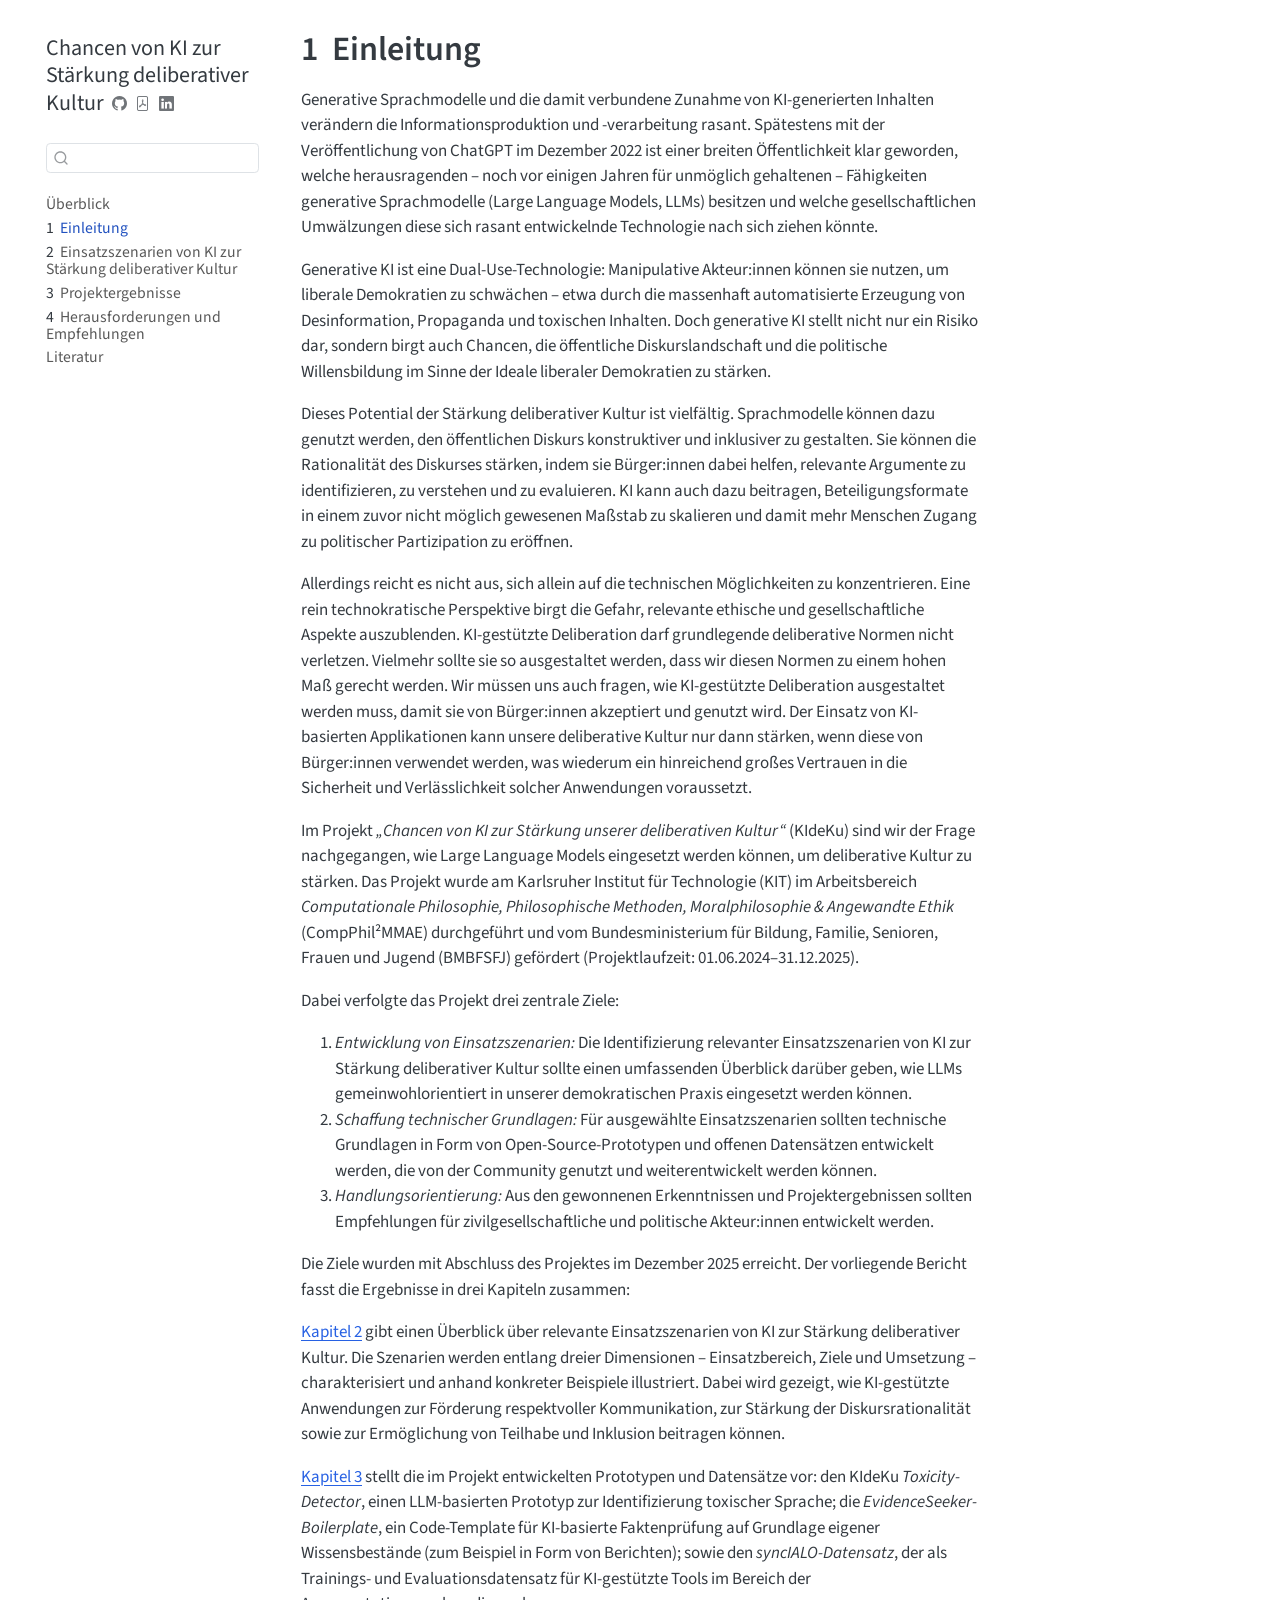
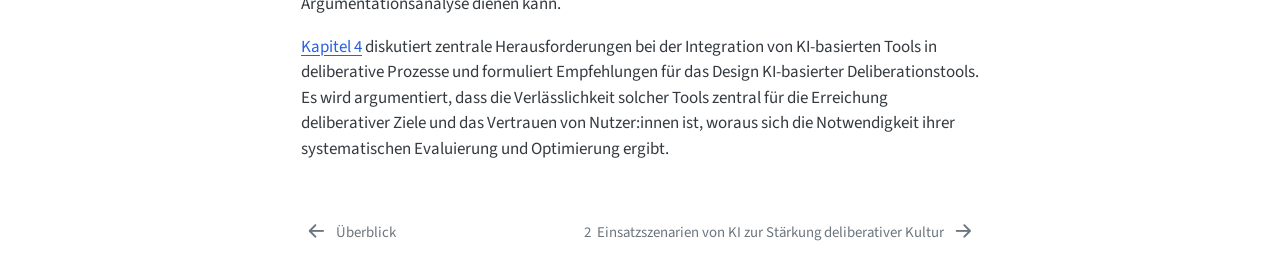
<file: docs/einleitung.html>
<!DOCTYPE html>
<html xmlns="http://www.w3.org/1999/xhtml" lang="de" xml:lang="de"><head>

<meta charset="utf-8">
<meta name="generator" content="quarto-1.9.36">

<meta name="viewport" content="width=device-width, initial-scale=1.0, user-scalable=yes">

<meta name="description" content="Diese Seite dokumentiert die Ergebnisse des KIdeKu-Projekts, das untersuchte, wie generative Sprachmodelle zur Stärkung deliberativer Demokratie eingesetzt werden können. Er systematisiert Einsatzszenarien, stellt die entwickelten Open-Source-Prototypen vor und formuliert Empfehlungen für den verantwortungsvollen KI-Einsatz in deliberativen Kontexten.">

<title>1&nbsp; Einleitung – Chancen von KI zur Stärkung deliberativer Kultur</title>
<style>
/* Default styles provided by pandoc.
** See https://pandoc.org/MANUAL.html#variables-for-html for config info.
*/
code{white-space: pre-wrap;}
span.smallcaps{font-variant: small-caps;}
div.columns{display: flex; gap: min(4vw, 1.5em);}
div.column{flex: auto; overflow-x: auto;}
div.hanging-indent{margin-left: 1.5em; text-indent: -1.5em;}
ul.task-list{list-style: none;}
ul.task-list li input[type="checkbox"] {
  width: 0.8em;
  margin: 0 0.8em 0.2em -1em; /* quarto-specific, see https://github.com/quarto-dev/quarto-cli/issues/4556 */ 
  vertical-align: middle;
}
</style>


<script src="site_libs/quarto-nav/quarto-nav.js"></script>
<script src="site_libs/quarto-nav/headroom.min.js"></script>
<script src="site_libs/clipboard/clipboard.min.js"></script>
<script src="site_libs/quarto-search/autocomplete.umd.js"></script>
<script src="site_libs/quarto-search/fuse.min.js"></script>
<script src="site_libs/quarto-search/quarto-search.js"></script>
<meta name="quarto:offset" content="./">
<link href="./einsatzszenarien.html" rel="next">
<link href="./index.html" rel="prev">
<script src="site_libs/quarto-html/quarto.js" type="module"></script>
<script src="site_libs/quarto-html/tabsets/tabsets.js" type="module"></script>
<script src="site_libs/quarto-html/popper.min.js"></script>
<script src="site_libs/quarto-html/tippy.umd.min.js"></script>
<script src="site_libs/quarto-html/anchor.min.js"></script>
<link href="site_libs/quarto-html/tippy.css" rel="stylesheet">
<link href="site_libs/quarto-html/quarto-syntax-highlighting-845c23b38eaddc0f92fda52bfe77a8c8.css" rel="stylesheet" id="quarto-text-highlighting-styles">
<script src="site_libs/bootstrap/bootstrap.min.js"></script>
<link href="site_libs/bootstrap/bootstrap-icons.css" rel="stylesheet">
<link href="site_libs/bootstrap/bootstrap-9e3e5b9121e68b3f077afb32f2c64d95.min.css" rel="stylesheet" append-hash="true" id="quarto-bootstrap" data-mode="light">
<script id="quarto-search-options" type="application/json">{
  "location": "sidebar",
  "copy-button": false,
  "collapse-after": 3,
  "panel-placement": "start",
  "type": "textbox",
  "limit": 50,
  "keyboard-shortcut": [
    "f",
    "/",
    "s"
  ],
  "show-item-context": false,
  "language": {
    "search-no-results-text": "Keine Treffer",
    "search-matching-documents-text": "Treffer",
    "search-copy-link-title": "Link in die Suche kopieren",
    "search-hide-matches-text": "Zusätzliche Treffer verbergen",
    "search-more-match-text": "weitere Treffer in diesem Dokument",
    "search-more-matches-text": "weitere Treffer in diesem Dokument",
    "search-clear-button-title": "Zurücksetzen",
    "search-text-placeholder": "",
    "search-detached-cancel-button-title": "Abbrechen",
    "search-submit-button-title": "Abschicken",
    "search-label": "Suchen"
  }
}</script>
<meta name="citation_pdf_url" content="https://debatelab.github.io/kideku-report/Chancen-von-KI-zur-Stärkung-deliberativer-Kultur.pdf">


<link rel="stylesheet" href="custom.css">
<meta property="og:title" content="1&nbsp; Einleitung – Chancen von KI zur Stärkung deliberativer Kultur">
<meta property="og:description" content="Diese Seite dokumentiert die Ergebnisse des KIdeKu-Projekts, das untersuchte, wie generative Sprachmodelle zur Stärkung deliberativer Demokratie eingesetzt werden können. Er systematisiert Einsatzszenarien, stellt die entwickelten Open-Source-Prototypen vor und formuliert Empfehlungen für den verantwortungsvollen KI-Einsatz in deliberativen Kontexten.">
<meta property="og:image" content="https://debatelab.github.io/kideku-report/figures/featured.png">
<meta property="og:site_name" content="Chancen von KI zur Stärkung deliberativer Kultur">
<meta property="og:image:height" content="988">
<meta property="og:image:width" content="1101">
<meta name="twitter:title" content="1&nbsp; Einleitung – Chancen von KI zur Stärkung deliberativer Kultur">
<meta name="twitter:description" content="Diese Seite dokumentiert die Ergebnisse des KIdeKu-Projekts, das untersuchte, wie generative Sprachmodelle zur Stärkung deliberativer Demokratie eingesetzt werden können. Er systematisiert Einsatzszenarien, stellt die entwickelten Open-Source-Prototypen vor und formuliert Empfehlungen für den verantwortungsvollen KI-Einsatz in deliberativen Kontexten.">
<meta name="twitter:image" content="https://debatelab.github.io/kideku-report/figures/featured.png">
<meta name="twitter:image-height" content="988">
<meta name="twitter:image-width" content="1101">
<meta name="twitter:card" content="summary_large_image">
<meta name="citation_title" content="Chancen von KI zur Stärkung deliberativer Kultur">
<meta name="citation_abstract" content="Diese Seite dokumentiert die Ergebnisse des KIdeKu-Projekts, das untersuchte, wie generative Sprachmodelle zur Stärkung deliberativer Demokratie eingesetzt werden können. Er systematisiert Einsatzszenarien, stellt die entwickelten Open-Source-Prototypen vor und formuliert Empfehlungen für den verantwortungsvollen KI-Einsatz in deliberativen Kontexten.
">
<meta name="citation_author" content="Sebastian Cacean">
<meta name="citation_publication_date" content="2026-05-11">
<meta name="citation_cover_date" content="2026-05-11">
<meta name="citation_year" content="2026">
<meta name="citation_fulltext_html_url" content="https://debatelab.github.io/kideku-report/">
<meta name="citation_doi" content="10.5445/IR/1000193096">
<meta name="citation_language" content="de">
<meta name="citation_technical_report_institution" content="Karlsruher Institut für Technologie (KIT)">
<meta name="citation_technical_report_number" content="v1.0">
<meta name="citation_reference" content="citation_title=Hate Speech Detection Using Large Language Models: A Comprehensive Review;,citation_abstract=The widespread use of social media and other online platforms has facilitated unprecedented communication and information exchange. However, it has also led to the spread of hate speech and poses serious challenges to societal harmony as well as individual well-being. Traditional methods for detecting hate speech, such as keyword matching, rule-based systems, and machine learning algorithms, often struggle to capture the subtle and context-dependent nature of hateful content. This paper provides a comprehensive review of the application of large language models (LLMs) like GPT-3, BERT, and their successors in hate speech detection. We analyze the evolution of LLMs in natural language processing and examine their strengths and limitations in identifying hate speech. Additionally, we address the significant challenges and explore how LLMs method can affect the accuracy and fairness of hate speech detection systems. By synthesizing recent research, this review aims to offer a holistic understanding of the current state-of-the-art methods in hate speech detection utilizing LLMs and to suggest directions for future research that could enhance the efficacy and equity of these systems.;,citation_author=Aish Albladi;,citation_author=Minarul Islam;,citation_author=Amit Das;,citation_author=Maryam Bigonah;,citation_author=Zheng Zhang;,citation_author=Fatemeh Jamshidi;,citation_author=Mostafa Rahgouy;,citation_author=Nilanjana Raychawdhary;,citation_author=Daniela Marghitu;,citation_author=Cheryl Seals;,citation_publication_date=2025;,citation_cover_date=2025;,citation_year=2025;,citation_doi=10.1109/ACCESS.2025.3532397;,citation_issn=2169-3536;,citation_volume=13;,citation_journal_title=IEEE Access;">
<meta name="citation_reference" content="citation_title=Leveraging AI for democratic discourse: Chat interventions can improve online political conversations at scale;,citation_abstract=We develop an AI chat assistant that makes real-time, evidence-based suggestions for messages in divisive online political conversations. In a randomized controlled trial, we show that when one participant in a conversation had access to this assistant, it increased their partner’s reported quality of conversation and both participants’ willingness to grant political opponents space to express and advocate their views in the public sphere. Participants had the ability to accept, modify, or ignore the AI chat assistant’s recommendations. Notably, participants’ policy positions were unchanged by the intervention. Though many are rightly concerned about the role of AI sowing social division, our findings suggest it can do the opposite—improve political conversations without manipulating participants’ views. Political discourse is the soul of democracy, but misunderstanding and conflict can fester in divisive conversations. The widespread shift to online discourse exacerbates many of these problems and corrodes the capacity of diverse societies to cooperate in solving social problems. Scholars and civil society groups promote interventions that make conversations less divisive or more productive, but scaling these efforts to online discourse is challenging. We conduct a large-scale experiment that demonstrates how online conversations about divisive topics can be improved with AI tools. Specifically, we employ a large language model to make real-time, evidence-based recommendations intended to improve participants’ perception of feeling understood. These interventions improve reported conversation quality, promote democratic reciprocity, and improve the tone, without systematically changing the content of the conversation or moving people’s policy attitudes.;,citation_author=Lisa P. Argyle;,citation_author=Christopher A. Bail;,citation_author=Ethan C. Busby;,citation_author=Joshua R. Gubler;,citation_author=Thomas Howe;,citation_author=Christopher Rytting;,citation_author=Taylor Sorensen;,citation_author=David Wingate;,citation_publication_date=2023;,citation_cover_date=2023;,citation_year=2023;,citation_issue=41;,citation_doi=10.1073/pnas.2311627120;,citation_volume=120;,citation_journal_title=Proceedings of the National Academy of Sciences;">
<meta name="citation_reference" content="citation_title=Disentangling Diversity in Deliberative Democracy: Competing Theories, Their Blind Spots and Complementarities*;,citation_author=André Bächtiger;,citation_author=Simon Niemeyer;,citation_author=Michael Neblo;,citation_author=Marco R. Steenbergen;,citation_author=Jürg Steiner;,citation_publication_date=2010;,citation_cover_date=2010;,citation_year=2010;,citation_issue=1;,citation_doi=10.1111/j.1467-9760.2009.00342.x;,citation_issn=1467-9760;,citation_volume=18;,citation_language=en-US;,citation_journal_title=Journal of Political Philosophy;">
<meta name="citation_reference" content="citation_title=Supersharers of fake news on Twitter;,citation_abstract=Governments may have the capacity to flood social media with fake news, but little is known about the use of flooding by ordinary voters. In this work, we identify 2107 registered US voters who account for 80% of the fake news shared on Twitter during the 2020 US presidential election by an entire panel of 664,391 voters. We found that supersharers were important members of the network, reaching a sizable 5.2% of registered voters on the platform. Supersharers had a significant overrepresentation of women, older adults, and registered Republicans. Supersharers’ massive volume did not seem automated but was rather generated through manual and persistent retweeting. These findings highlight a vulnerability of social media for democracy, where a small group of people distort the political reality for many.;,citation_author=Sahar Baribi-Bartov;,citation_author=Briony Swire-Thompson;,citation_author=Nir Grinberg;,citation_publication_date=2024-05;,citation_cover_date=2024-05;,citation_year=2024;,citation_issue=6699;,citation_doi=10.1126/science.adl4435;,citation_volume=384;,citation_journal_title=Science;,citation_publisher=American Association for the Advancement of Science;">
<meta name="citation_reference" content="citation_title=Comparative Survey of German Hate Speech Datasets: Background, Characteristics and Biases;,citation_abstract=The large fraction of hate speech and other offensive and objectionable content online poses a vast challenge to societies. Offensive language such as insulting, hurtful, derogatory, or obscene content directed from one person to another and open to others undermines objective discussions. Hate speech detection quality depends on the datasets available for training. Potential bias needs to be identified in order to increase the generalization performance of the trained classifiers. This article gives an overview on nine German hate speech datasets. We apply a framework from the literature to gain insights into potential bias. Using different methods, our analysis shows that there are various topics in the different datasets. The results are shown and compared for LSI, Topic models, Mutual Information and Shapley values.;,citation_author=Markus Bertram;,citation_author=Johannes Schäfer;,citation_author=Thomas Mandl;,citation_publication_date=2023-10;,citation_cover_date=2023-10;,citation_year=2023;,citation_conference_title=CEUR Workshop Proceedings;">
<meta name="citation_reference" content="citation_title=Ethical Aspects of Climate Engineering;,citation_author=Gregor Betz;,citation_author=Sebastian Cacean;,citation_publication_date=2012;,citation_cover_date=2012;,citation_year=2012;">
<meta name="citation_reference" content="citation_title=Thinking aloud: Dynamic context generation improves zero-shot reasoning performance of GPT-2;,citation_author=Gregor Betz;,citation_author=Kyle Richardson;,citation_author=Christian Voigt;,citation_publication_date=2021;,citation_cover_date=2021;,citation_year=2021;,citation_fulltext_html_url=https://arxiv.org/abs/2103.13033;,citation_journal_title=arXiv preprint arXiv:2103.13033;">
<meta name="citation_reference" content="citation_title=Lauter Hass - leiser Rückzug: wie Hass im Netz den demokratischen Diskurs bedroht: Ergebnisse einer repräsentativen Befragung;,citation_editor=Jutta Brennauer;,citation_editor=Valentin Dander;,citation_editor=Corinna Dolezalek;,citation_editor=Kompetenznetzwerk gegen Hass im Netz;,citation_publication_date=2024;,citation_cover_date=2024;,citation_year=2024;,citation_isbn=978-3-00-078034-9;,citation_language=de-DE;">
<meta name="citation_reference" content="citation_title=Can LLM-generated misinformation be detected?;,citation_author=Canyu Chen;,citation_author=Kai Shu;,citation_publication_date=2024;,citation_cover_date=2024;,citation_year=2024;">
<meta name="citation_reference" content="citation_title=Deliberation and democratic legitimacy;,citation_author=Joshua Cohen;,citation_publication_date=2005;,citation_cover_date=2005;,citation_year=2005;,citation_inbook_title=Debates in contemporary political philosophy;">
<meta name="citation_reference" content="citation_title=What Is Disinformation?;,citation_abstract=Prototypical instances of disinformation include deceptive advertising (in business and in politics), government propaganda, doctored photographs, forged documents, fake maps, internet frauds, fake websites, and manipulated Wikipedia entries. Disinformation can cause significant harm if people are misled by it. In order to address this critical threat to information quality, we first need to understand exactly what disinformation is. This paper surveys the various analyses of this concept that have been proposed by information scientists and philosophers (most notably, Luciano Floridi). It argues that these analyses are either too broad (that is, that they include things that are not disinformation), or too narrow (they exclude things that are disinformation), or both. Indeed, several of these analyses exclude important forms of disinformation, such as true disinformation, visual disinformation, side-effect disinformation, and adaptive disinformation. After considering the shortcomings of these analyses, the paper argues that disinformation is misleading information that has the function of misleading. Finally, in addition to responding to Floridi’s claim that such a precise analysis of disinformation is not necessary, it briefly discusses how this analysis can help us develop techniques for detecting disinformation and policies for deterring its spread.;,citation_author=Don Fallis;,citation_publication_date=2015;,citation_cover_date=2015;,citation_year=2015;,citation_issue=3;,citation_issn=1559-0682;,citation_volume=63;,citation_journal_title=Library Trends;,citation_publisher=Johns Hopkins University Press;">
<meta name="citation_reference" content="citation_title=A Survey on Automatic Detection of Hate Speech in Text;,citation_abstract=The scientific study of hate speech, from a computer science point of view, is recent. This survey organizes and describes the current state of the field, providing a structured overview of previous approaches, including core algorithms, methods, and main features used. This work also discusses the complexity of the concept of hate speech, defined in many platforms and contexts, and provides a unifying definition. This area has an unquestionable potential for societal impact, particularly in online communities and digital media platforms. The development and systematization of shared resources, such as guidelines, annotated datasets in multiple languages, and algorithms, is a crucial step in advancing the automatic detection of hate speech.;,citation_author=Paula Fortuna;,citation_author=Sérgio Nunes;,citation_publication_date=2018-07;,citation_cover_date=2018-07;,citation_year=2018;,citation_issue=4;,citation_doi=10.1145/3232676;,citation_issn=0360-0300;,citation_volume=51;,citation_journal_title=ACM Comput. Surv.;">
<meta name="citation_reference" content="citation_title=Toxic, hateful, offensive or abusive? What are we really classifying? An empirical analysis of hate speech datasets;,citation_abstract=The field of the automatic detection of hate speech and related concepts has raised a lot of interest in the last years. Different datasets were annotated and classified by means of applying different machine learning algorithms. However, few efforts were done in order to clarify the applied categories and homogenize different datasets. Our study takes up this demand. We analyze six different publicly available datasets in this field with respect to their similarity and compatibility. We conduct two different experiments. First, we try to make the datasets compatible and represent the dataset classes as Fast Text word vectors analyzing the similarity between different classes in a intra and inter dataset manner. Second, we submit the chosen datasets to the Perspective API Toxicity classifier, achieving different performances depending on the categories and datasets. One of the main conclusions of these experiments is that many different definitions are being used for equivalent concepts, which makes most of the publicly available datasets incompatible. Grounded in our analysis, we provide guidelines for future dataset collection and annotation.;,citation_author=Paula Fortuna;,citation_author=Juan Soler;,citation_author=Leo Wanner;,citation_editor=Nicoletta Calzolari;,citation_editor=Frédéric Béchet;,citation_editor=Philippe Blache;,citation_editor=Khalid Choukri;,citation_editor=Christopher Cieri;,citation_editor=Thierry Declerck;,citation_editor=Sara Goggi;,citation_editor=Hitoshi Isahara;,citation_editor=Bente Maegaard;,citation_editor=Joseph Mariani;,citation_editor=Hélène Mazo;,citation_editor=Asuncion Moreno;,citation_editor=Jan Odijk;,citation_editor=Stelios Piperidis;,citation_publication_date=2020-05;,citation_cover_date=2020-05;,citation_year=2020;,citation_isbn=979-10-95546-34-4;,citation_language=en-US;,citation_conference_title=Proceedings of the twelfth language resources and evaluation conference;,citation_conference=European Language Resources Association;">
<meta name="citation_reference" content="citation_title=Argumentkartierung von politischen Debatten: Identifikation von Zielkonflikten und Lösungsstrategien in transdisziplinären Forschungsprojekten;,citation_abstract=Es ist eine Herausforderung und häufig noch eine methodische Leerstelle in Beteiligungsprozessen, wie unterschiedliches Wissen zusammengeführt und der Stand der Diskussion aufgearbeitet und geteilt werden kann. In diesem Paper zeigen wir auf, wie die Methode der Argumentationskartierung dazu genutzt werden kann, in einem transdisziplinären Forschungsprojekt Zielkonflikte und Lösungsstrategien zu identifizieren. Im Rahmen des Forschungsprojektes &amp;amp;amp;quot;Dezentrale Energiewende zwischen sozialer Gerechtigkeit, Systemkosten und Umweltschutz - Zielkonflikte und Lösungsstrategien&amp;quot; (Kurztitel DEZ-ZIELKONFLIKTE) wurde zur Aufarbeitung der Debatte, inwiefern eine dezentrale Energiewende erstrebenswert ist, die Methode der Argumentkartierung angewendet und soll in diesem Papier als Case-Study dienen. Die Case-Sudy zeigt, dass Argumentationslandkarten einen möglichst umfänglichen und geordneten Überblick über eine Debatte geben und damit die Brennpunkte der Debatte sichtbar machen, so dass Lösungsstrategien und wohlinformierte Entscheidungen erarbeitet werden können.;,citation_author=David Frank;,citation_author=Viktoria Scheidler;,citation_author=Eva Schmid;,citation_publication_date=2024;,citation_cover_date=2024;,citation_year=2024;,citation_language=de-DE;,citation_technical_report_institution=WZB Discussion Paper;,citation_technical_report_number=SP III 2024-601;">
<meta name="citation_reference" content="citation_title=AI and Deliberation: Normative Ideals in the Light of Current AI Research - A Review;,citation_abstract=This paper reviews current research on artificial intelligence (AI) in the context of online discussions, using deliberative norms as a theoretical framework. Focusing on deliberative dimensions of civility, equality, rationality, and reciprocity, the study examines 171 articles, finding that most AI research to date emphasizes enhancing rationality and civility in online discourse. Techniques such as argument mining and hate speech detection are commonly employed to improve discussion quality, fostering more structured and respectful communication. However, efforts to address equality and reciprocity—the foundational principles of democratic discourse—remain sparse. For example, while AI excels at detecting incivility and structuring complex arguments, it struggles to ensure balanced participation or reciprocal engagement among diverse users. This imbalance highlights critical gaps in the application of AI for fostering equitable and inclusive dialogue. The paper argues that current approaches often lack grounding in normative democratic standards, limiting their ability to promote genuine deliberation. By incorporating deliberative principles into AI design, researchers and practitioners can create tools that support democratic ideals, mitigating biases and amplifying underrepresented voices. Ultimately, this review provides a roadmap for leveraging AI to enhance civility, rationality, equality, and reciprocity in online discussions, paving the way for more inclusive and responsive digital public spheres.;,citation_author=Dennis Friess;,citation_author=Carina Weinmann;,citation_author=Mira Warné;,citation_publication_date=2025-12;,citation_cover_date=2025-12;,citation_year=2025;,citation_issue=1;,citation_doi=10.16997/jdd.1805;,citation_issn=2634-0488;,citation_volume=21;,citation_language=en-US;,citation_journal_title=Journal of Deliberative Democracy;,citation_publisher=University of Westminster Press;">
<meta name="citation_reference" content="citation_title=A Systematic Review of Online Deliberation Research;,citation_abstract=This article takes stock of the growing field of online deliberation research. Our review of the theoretical and empirical findings is guided by a framework encompassing the three relevant components of deliberation: the institutional design that enables and fosters deliberation (institutional input: “design”), the quality of the communication process (communicative throughput: “process”), and the expected results of deliberation (productive outcome: “results”). Our findings show that scholarly attention is unevenly distributed across the different components of the framework. Most research has focused on the quality of the online discussion (process). A fair amount of research has focused on the institutional conditions fostering deliberation (design), while the outcomes of online deliberation processes (results) have mostly been neglected. This picture is repeated in terms of the causal relations between design, process, and results of deliberation: Most studies have dealt with the effects of the platform design on the degree of deliberation (design-process). Much less is known about how the process of deliberation shapes the outcomes of deliberation (process-results). Studies investigating all three aspects of deliberation and their causal links (design-process-results) are particularly rare.;,citation_author=Dennis Friess;,citation_author=Christiane Eilders;,citation_publication_date=2015;,citation_cover_date=2015;,citation_year=2015;,citation_issue=3;,citation_doi=10.1002/poi3.95;,citation_issn=1944-2866;,citation_volume=7;,citation_language=en-US;,citation_journal_title=Policy &amp;amp;amp; Internet;">
<meta name="citation_reference" content="citation_title=Deliberative and non-deliberative persuasion: Mechanisms of opinion formation in EuroPolis;,citation_abstract=From a normative vantage point, post-deliberative opinions should be linked to the quality of arguments presented during discussion. Yet, there is a dearth of research testing this claim. Our study makes a first attempt to overcome this deficiency. By analyzing a European deliberative poll on third country migration, we explore whether statements backed by reason affect opinions, which we term deliberative persuasion. We contrast deliberative persuasion to non-deliberative persuasion, whereby we explore whether the most frequently repeated position influences opinions. We find that with regard to regularization of irregular immigrants, deliberative persuasion took place. In the context of European involvement in immigration affairs, however, opinions are driven by the most frequently repeated position rather than by the quality of argumentation.;,citation_author=Marlène Gerber;,citation_author=André Bächtiger;,citation_author=Irena Fiket;,citation_author=Marco Steenbergen;,citation_author=Jürg Steiner;,citation_publication_date=2014-09;,citation_cover_date=2014-09;,citation_year=2014;,citation_issue=3;,citation_doi=10.1177/1465116514528757;,citation_issn=1465-1165;,citation_volume=15;,citation_language=en-US;,citation_journal_title=European Union Politics;">
<meta name="citation_reference" content="citation_title=Learning from online hate speech and digital racism: From automated to diffractive methods in social media analysis;,citation_abstract=There has been a dramatic surge in uses of big data analytics and automated methods to detect and remove hate speech from social media, with these methods deployed both by platforms themselves and within academic research. At the same time, recent social scientific scholarship has accused social media data analytics of decontextualizing complex sociological issues and reducing them to linguistic problems that can be straightforwardly mapped and removed. Intervening in these debates, this article draws on findings from two interdisciplinary projects, spanning five years in total, which generated comparative datasets from Twitter (X). Focusing on three issues that we identified and negotiated in our own analysis – which we characterize as problems of context, classification and reproducibility – we build on existing critiques of automated methods, while also charting methodological pathways forward. Informed by theoretical debates in feminist science studies and STS, we set out a diffractive approach to engaging with large datasets from social media, which centralizes tensions rather than correlations between computational, quantitative and qualitative data.;,citation_author=Eva Haifa Giraud;,citation_author=Elizabeth Poole;,citation_author=Ed Quincey;,citation_author=John E. Richardson;,citation_publication_date=2025-11;,citation_cover_date=2025-11;,citation_year=2025;,citation_issue=6;,citation_doi=10.1177/00380261241305260;,citation_issn=0038-0261;,citation_volume=73;,citation_language=en-US;,citation_journal_title=The Sociological Review;,citation_publisher=SAGE Publications Ltd;">
<meta name="citation_reference" content="citation_title=Kriterien zur Evaluation von Dialog- und Beteiligungsverfahren;,citation_abstract=Rüdiger Goldschmidt erarbeitet ein integratives System aus sechs Metakriterien zur Evaluation von Dialog- und Beteiligungs­verfahren:...;,citation_author=Rüdiger Goldschmidt;,citation_publication_date=2014;,citation_cover_date=2014;,citation_year=2014;,citation_isbn=978-3-658-06120-3;">
<meta name="citation_reference" content="citation_title=LLMs for Argument Mining: Detection, Extraction, and Relationship Classification of pre-defined Arguments in Online Comments;,citation_abstract=Automated large-scale analysis of public discussions around contested issues like abortion requires detecting and understanding the use of arguments. While Large Language Models (LLMs) have shown promise in language processing tasks, their performance in mining topic-specific, pre-defined arguments in online comments remains underexplored. We evaluate four state-of-the-art LLMs on three argument mining tasks using datasets comprising over 2,000 opinion comments across six polarizing topics. Quantitative evaluation suggests an overall strong performance across the three tasks, especially for large and fine-tuned LLMs, albeit at a significant environmental cost. However, a detailed error analysis revealed systematic shortcomings on long and nuanced comments and emotionally charged language, raising concerns for downstream applications like content moderation or opinion analysis. Our results highlight both the promise and current limitations of LLMs for automated argument analysis in online comments.;,citation_author=Matteo Guida;,citation_author=Yulia Otmakhova;,citation_author=Eduard Hovy;,citation_author=Lea Frermann;,citation_editor=Jonathan K. Kummerfeld;,citation_editor=Aditya Joshi;,citation_editor=Mark Dras;,citation_publication_date=2025-11;,citation_cover_date=2025-11;,citation_year=2025;,citation_conference_title=Proceedings of the 23rd Annual Workshop of the Australasian Language Technology Association;,citation_conference=Association for Computational Linguistics;">
<meta name="citation_reference" content="citation_title=An Investigation of Large Language Models for Real-World Hate Speech Detection;,citation_abstract=Hate speech has emerged as a major problem plaguing our social spaces today. While there have been significant efforts to address this problem, existing methods are still significantly limited in effectively detecting hate speech online. A major limitation of existing methods is that hate speech detection is a highly contextual problem, and these methods cannot fully capture the context of hate speech to make accurate predictions. Recently, large language models (LLMs) have demonstrated state-of-the-art performance in several natural language tasks. LLMs have undergone extensive training using vast amounts of natural language data, enabling them to grasp intricate contextual details. Hence, they could be used as knowledge bases for context-aware hate speech detection. However, a fundamental problem with using LLMs to detect hate speech is that there are no studies on effectively prompting LLMs for context-aware hate speech detection. In this study, we conduct a large-scale study of hate speech detection, employing five established hate speech datasets. We discover that LLMs not only match but often surpass the performance of current benchmark machine learning models in identifying hate speech. By proposing four diverse prompting strategies that optimize the use of LLMs in detecting hate speech. Our study reveals that a meticulously crafted reasoning prompt can effectively capture the context of hate speech by fully utilizing the knowledge base in LLMs, significantly outperforming existing techniques. Furthermore, although LLMs can provide a rich knowledge base for the contextual detection of hate speech, suitable prompting strategies play a crucial role in effectively leveraging this knowledge base for efficient detection.;,citation_author=Keyan Guo;,citation_author=Alexander Hu;,citation_author=Jaden Mu;,citation_author=Ziheng Shi;,citation_author=Ziming Zhao;,citation_author=Nishant Vishwamitra;,citation_author=Hongxin Hu;,citation_publication_date=2024-01;,citation_cover_date=2024-01;,citation_year=2024;,citation_fulltext_html_url=https://arxiv.org/abs/2401.03346;,citation_doi=10.48550/arXiv.2401.03346;,citation_publisher=arXiv;">
<meta name="citation_reference" content="citation_title=A Survey on Automated Fact-Checking;,citation_abstract=Fact-checking has become increasingly important due to the speed with which both information and misinformation can spread in the modern media ecosystem. Therefore, researchers have been exploring how fact-checking can be automated, using techniques based on natural language processing, machine learning, knowledge representation, and databases to automatically predict the veracity of claims. In this paper, we survey automated fact-checking stemming from natural language processing, and discuss its connections to related tasks and disciplines. In this process, we present an overview of existing datasets and models, aiming to unify the various definitions given and identify common concepts. Finally, we highlight challenges for future research.;,citation_author=Zhijiang Guo;,citation_author=Michael Schlichtkrull;,citation_author=Andreas Vlachos;,citation_publication_date=2022-02;,citation_cover_date=2022-02;,citation_year=2022;,citation_doi=10.1162/tacl_a_00454;,citation_issn=2307-387X;,citation_volume=10;,citation_journal_title=Transactions of the Association for Computational Linguistics;">
<meta name="citation_reference" content="citation_title=Theorie des kommunikativen Handelns.;,citation_author=Jürgen Habermas;,citation_publication_date=1981;,citation_cover_date=1981;,citation_year=1981;">
<meta name="citation_reference" content="citation_title=Artificial Intelligence in deliberation: The AI penalty and the emergence of a new deliberative divide;,citation_abstract=Advances in Artificial Intelligence (AI) promise help for democratic deliberation, such as processing information, moderating discussion, and fact-checking. But public views of AI’s role remain underexplored. Given widespread skepticism, integrating AI into deliberative formats may lower trust and willingness to participate. We report a preregistered within-subjects survey experiment with a representative German sample (n&nbsp;=&nbsp;1850) testing how information about AI-facilitated deliberation affects willingness to participate and expected quality. Respondents were randomly assigned to descriptions of identical deliberative tasks facilitated by either AI or humans, enabling causal identification of information effects. Results show a clear AI penalty: participants were less willing to engage in AI-facilitated deliberation and anticipated lower deliberative quality than for human-facilitated formats. The penalty shrank among respondents who perceived greater societal benefits of AI or tended to anthropomorphize it, but grew with higher assessments of AI risk. These findings indicate that AI-facilitated deliberation currently faces substantial public skepticism and may create a new “deliberative divide.” Unlike traditional participation gaps linked to education or demographics, this divide reflects attitudes toward AI. Efforts to realize AI’s affordances should directly address these perceptions to offset the penalty and avoid discouraging participation or exacerbating participatory inequalities.;,citation_author=Andreas Jungherr;,citation_author=Adrian Rauchfleisch;,citation_publication_date=2025-12;,citation_cover_date=2025-12;,citation_year=2025;,citation_issue=4;,citation_doi=10.1016/j.giq.2025.102079;,citation_issn=0740-624X;,citation_volume=42;,citation_journal_title=Government Information Quarterly;">
<meta name="citation_reference" content="citation_title=Content analysis an introduction to its methodology;,citation_author=Klaus Krippendorff;,citation_publication_date=2019;,citation_cover_date=2019;,citation_year=2019;,citation_isbn=978-1-5063-9566-1;">
<meta name="citation_reference" content="citation_title=Silent signals, loud impact: LLMs for word-sense disambiguation of coded dog whistles;,citation_abstract=A dog whistle is a form of coded communication that carries a secondary meaning to specific audiences and is often weaponized for racial and socioeconomic discrimination. Dog whistling historically originated from United States politics, but in recent years has taken root in social media as a means of evading hate speech detection systems and maintaining plausible deniability. In this paper, we present an approach for word-sense disambiguation of dog whistles from standard speech using Large Language Models (LLMs), and leverage this technique to create a dataset of 16,550 high-confidence coded examples of dog whistles used in formal and informal communication. Silent Signals is the largest dataset of disambiguated dog whistle usage, created for applications in hate speech detection, neology, and political science.;,citation_author=Julia Kruk;,citation_author=Michela Marchini;,citation_author=Rijul Magu;,citation_author=Caleb Ziems;,citation_author=David Muchlinski;,citation_author=Diyi Yang;,citation_editor=Lun-Wei Ku;,citation_editor=Andre Martins;,citation_editor=Vivek Srikumar;,citation_publication_date=2024-08;,citation_cover_date=2024-08;,citation_year=2024;,citation_doi=10.18653/v1/2024.acl-long.675;,citation_conference_title=Proceedings of the 62nd annual meeting of the association for computational linguistics (volume 1: Long papers);,citation_conference=Association for Computational Linguistics;">
<meta name="citation_reference" content="citation_title=Wie argumentieren Rechtspopulisten? Eine Argumentationsanalyse des AfD-Wahlprogramms;,citation_author=David Lanius;,citation_publication_date=2017;,citation_cover_date=2017;,citation_year=2017;,citation_doi=10.5445/IR/1000074060;,citation_issn=2366-553X;,citation_language=de-DE;,citation_publisher=KITopen;">
<meta name="citation_reference" content="citation_title=Argument Mining: A Survey;,citation_abstract=Argument Mining is the automatic identification and extraction of the structure of inference and reasoning expressed as arguments presented in natural language. Understanding argumentative structure makes it possible to determine not only what positions people are adopting, but also why they hold the opinions they do, providing valuable insights in domains as diverse as financial market prediction and public relations. This paper explores the techniques that establish the foundations for argument mining, provides a review of recent advances in argument mining techniques, and discusses the challenges faced in automatically extracting a deeper understanding of reasoning expressed in language in general.;,citation_author=John Lawrence;,citation_author=Chris Reed;,citation_publication_date=2019-10;,citation_cover_date=2019-10;,citation_year=2019;,citation_doi=10.1162/COLI_a_00364;,citation_issn=0891-2017;,citation_journal_title=Computational Linguistics;">
<meta name="citation_reference" content="citation_title=Argumentation Mining: State of the Art and Emerging Trends;,citation_abstract=Argumentation mining aims at automatically extracting structured arguments from unstructured textual documents. It has recently become a hot topic also due to its potential in processing information originating from the Web, and in particular from social media, in innovative ways. Recent advances in machine learning methods promise to enable breakthrough applications to social and economic sciences, policy making, and information technology: something that only a few years ago was unthinkable. In this survey article, we introduce argumentation models and methods, review existing systems and applications, and discuss challenges and perspectives of this exciting new research area.;,citation_author=Marco Lippi;,citation_author=Paolo Torroni;,citation_publication_date=2016-03;,citation_cover_date=2016-03;,citation_year=2016;,citation_issue=2;,citation_doi=10.1145/2850417;,citation_issn=1533-5399;,citation_volume=16;,citation_journal_title=ACM Trans. Internet Technol.;">
<meta name="citation_reference" content="citation_title=Overview of the HASOC track at FIRE 2019: Hate speech and offensive content identification in indo-european languages;,citation_abstract=The identification of Hate Speech in Social Media is of great importance and receives much attention in the text classification community. There is a huge demand for research for languages other than English. The HASOC track intends to stimulate development in Hate Speech for Hindi, German and English. Three datasets were developed from Twitter and Facebook and made available. Binary classification and more fine-grained subclasses were offered in 3 subtasks. For all subtasks, 321 experiments were submitted. The approaches used most often were LSTM networks processing word embedding input. The performance of the best system for identification of Hate Speech for English, Hindi, and German was a Marco-F1 score of 0.78, 0.81 and 0.61, respectively.;,citation_author=Thomas Mandl;,citation_author=Sandip Modha;,citation_author=Prasenjit Majumder;,citation_author=Daksh Patel;,citation_author=Mohana Dave;,citation_author=Chintak Mandlia;,citation_author=Aditya Patel;,citation_publication_date=2019;,citation_cover_date=2019;,citation_year=2019;,citation_doi=10.1145/3368567.3368584;,citation_isbn=978-1-4503-7750-8;,citation_conference_title=Proceedings of the 11th annual meeting of the forum for information retrieval evaluation;,citation_conference=Association for Computing Machinery;,citation_series_title=Fire ’19;">
<meta name="citation_reference" content="citation_title=Are Large Language Models Reliable Argument Quality Annotators?;,citation_abstract=Evaluating the quality of arguments is a crucial aspect of any system leveraging argument mining. However, it is a challenge to obtain reliable and consistent annotations regarding argument quality, as this usually requires domain-specific expertise of the annotators. Even among experts, the assessment of argument quality is often inconsistent due to the inherent subjectivity of this task. In this paper, we study the potential of using state-of-the-art large language models (LLMs) as proxies for argument quality annotators. To assess the capability of LLMs in this regard, we analyze the agreement between model, human expert, and human novice annotators based on an established taxonomy of argument quality dimensions. Our findings highlight that LLMs can produce consistent annotations, with a moderately high agreement with human experts across most of the quality dimensions. Moreover, we show that using LLMs as additional annotators can significantly improve the agreement between annotators. These results suggest that LLMs can serve as a valuable tool for automated argument quality assessment, thus streamlining and accelerating the evaluation of large argument datasets.;,citation_author=Nailia Mirzakhmedova;,citation_author=Marcel Gohsen;,citation_author=Chia Hao Chang;,citation_author=Benno Stein;,citation_editor=Philipp Cimiano;,citation_editor=Anette Frank;,citation_editor=Michael Kohlhase;,citation_editor=Benno Stein;,citation_publication_date=2024;,citation_cover_date=2024;,citation_year=2024;,citation_doi=10.1007/978-3-031-63536-6_8;,citation_isbn=978-3-031-63536-6;,citation_language=en-US;,citation_conference_title=Robust Argumentation Machines;,citation_conference=Springer Nature Switzerland;">
<meta name="citation_reference" content="citation_title=Handbuch Bürgerbeteiligung - Verfahren und Akteure, Chancen und Grenzen;,citation_author=Patrizia Nanz;,citation_author=Miriam Fritsche;,citation_publication_date=2012;,citation_cover_date=2012;,citation_year=2012;,citation_isbn=978-3-8389-0200-5;,citation_volume=1200;,citation_series_title=Bpb Schriftenreihe;">
<meta name="citation_reference" content="citation_title=Family Disputes: Diversity in Defining and Measuring Deliberation;,citation_abstract=Interdisciplinary deliberative research has grown tremendously over the last decade. Theorists are attending more carefully to the findings of empirical research. And empiricists are framing their research in ways that are tailored to track normative-theoretical concerns. The recent surge in empirical work on deliberation, however, has led to a huge proliferation of research designs, general measurement strategies, operational criteria, and even definitions of the phenomenon. The diversity in these approaches has become sufficiently great that it seems worthwhile to step back and take stock lest the expanding deliberative research community dissipate its energies in an ironic lack of effective communication across theoretical and methodological approaches. I survey the main sources of theoretical diversity among normative theories of deliberation, along with the diversity of basic strategies for measuring deliberation that follow from them.;,citation_author=Michael A. Neblo;,citation_publication_date=2011-01;,citation_cover_date=2011-01;,citation_year=2011;,citation_issue=4;,citation_doi=10.1002/j.1662-6370.2007.tb00088.x;,citation_issn=1424-7755;,citation_volume=13;,citation_journal_title=Swiss Political Science Review;">
<meta name="citation_reference" content="citation_title=Decoding Fake News and Hate Speech: A Survey of Explainable AI Techniques;,citation_abstract=This survey emphasizes the significance of Explainable AI (XAI) techniques in detecting hateful speech and misinformation/Fake news. It explores recent trends in detecting these phenomena, highlighting current research that reveals a synergistic relationship between them. Additionally, it presents recent trends in the use of XAI methods to mitigate the occurrences of hateful land Fake contents in conversations. The survey reviews state-of-the-art XAI approaches, algorithms, modeling datasets, as well as the evaluation metrics leveraged for assessing model interpretability, and thus provides a comprehensive summary table of the literature surveyed and relevant datasets. It concludes with an overview of key observations, offering insights into the prominent model explainability methods used in hate speech and misinformation detection. The research strengths, limitations are also presented, as well as perspectives and suggestions for future directions in this research domain.;,citation_author=Mikel K. Ngueajio;,citation_author=Saurav Aryal;,citation_author=Marcellin Atemkeng;,citation_author=Gloria Washington;,citation_author=Danda Rawat;,citation_publication_date=2025-02;,citation_cover_date=2025-02;,citation_year=2025;,citation_issue=7;,citation_doi=10.1145/3711123;,citation_issn=0360-0300;,citation_volume=57;,citation_journal_title=ACM Comput. Surv.;">
<meta name="citation_reference" content="citation_title=Generative AI for Hate Speech Detection: Evaluation and Findings;,citation_abstract=Automatic hate speech detection using deep neural models is hampered by the scarcity of labeled datasets, leading to poor generalization. To mitigate this problem, generative AI has been utilized to generate large amounts of synthetic hate speech sequences from available labeled examples, leveraging the generated data in finetuning large pre-trained language models (LLMs). In this chapter, we provide a review of relevant methods, experimental setups and evaluation of this approach. In addition to general LLMs, such as BERT, RoBERTa and ALBERT, we apply and evaluate the impact of train set augmentation with generated data using LLMs that have been already adapted for hate detection, including RoBERTa-Toxicity, HateBERT, HateXplain, ToxDect, and ToxiGen. An empirical study corroborates our previous findings, showing that this approach improves hate speech generalization, boosting recall performance across data distributions. In addition, we explore and compare the performance of the finetuned LLMs with zero-shot hate detection using a GPT-3.5 model. Our results demonstrate that while better generalization is achieved using the GPT-3.5 model, it achieves mediocre recall and low precision on most datasets. It is an open question whether the sensitivity of models such as GPT-3.5, and onward, can be improved using similar techniques of text generation.;,citation_author=Sagi Pendzel;,citation_author=Tomer Wullach;,citation_author=Amir Adler;,citation_author=Einat Minkov;,citation_publication_date=2023-11;,citation_cover_date=2023-11;,citation_year=2023;,citation_fulltext_html_url=https://arxiv.org/abs/2311.09993;,citation_doi=10.48550/arXiv.2311.09993;,citation_publisher=arXiv;">
<meta name="citation_reference" content="citation_title=Respectful or Toxic? Using Zero-Shot Learning with Language Models to Detect Hate Speech;,citation_abstract=Hate speech detection faces two significant challenges: 1) the limited availability of labeled data and 2) the high variability of hate speech across different contexts and languages. Prompting brings a ray of hope to these challenges. It allows injecting a model with task-specific knowledge without relying on labeled data. This paper explores zero-shot learning with prompting for hate speech detection. We investigate how well zero-shot learning can detect hate speech in 3 languages with limited labeled data. We experiment with various large language models and verbalizers on 8 benchmark datasets. Our findings highlight the impact of prompt selection on the results. They also suggest that prompting, specifically with recent large language models, can achieve performance comparable to and surpass fine-tuned models, making it a promising alternative for under-resourced languages. Our findings highlight the potential of prompting for hate speech detection and show how both the prompt and the model have a significant impact on achieving more accurate predictions in this task.;,citation_author=Flor Miriam Plaza-del-arco;,citation_author=Debora Nozza;,citation_author=Dirk Hovy;,citation_editor=Yi-ling Chung;,citation_editor=Paul Röttger;,citation_editor=Debora Nozza;,citation_editor=Zeerak Talat;,citation_editor=Aida Mostafazadeh Davani;,citation_publication_date=2023-07;,citation_cover_date=2023-07;,citation_year=2023;,citation_doi=10.18653/v1/2023.woah-1.6;,citation_conference_title=The 7th Workshop on Online Abuse and Harms (WOAH);,citation_conference=Association for Computational Linguistics;">
<meta name="citation_reference" content="citation_title=LLM generated responses to mitigate the impact of hate speech;,citation_abstract=In this study, we explore the use of Large Language Models (LLMs) to counteract hate speech. We conducted the first real-life A/B test assessing the effectiveness of LLM-generated counter-speech. During the experiment, we posted 753 automatically generated responses aimed at reducing user engagement under tweets that contained hate speech toward Ukrainian refugees in Poland.Our work shows that interventions with LLM-generated responses significantly decrease user engagement, particularly for original tweets with at least ten views, reducing it by over 20%. This paper outlines the design of our automatic moderation system, proposes a simple metric for measuring user engagement and details the methodology of conducting such an experiment. We discuss the ethical considerations and challenges in deploying generative AI for discourse moderation.;,citation_author=Jakub Podolak;,citation_author=Szymon Łukasik;,citation_author=Paweł Balawender;,citation_author=Jan Ossowski;,citation_author=Jan Piotrowski;,citation_author=Katarzyna Bakowicz;,citation_author=Piotr Sankowski;,citation_editor=Yaser Al-Onaizan;,citation_editor=Mohit Bansal;,citation_editor=Yun-Nung Chen;,citation_publication_date=2024-11;,citation_cover_date=2024-11;,citation_year=2024;,citation_doi=10.18653/v1/2024.findings-emnlp.931;,citation_conference_title=Findings of the Association for Computational Linguistics: EMNLP 2024;,citation_conference=Association for Computational Linguistics;">
<meta name="citation_reference" content="citation_title=Explainable AI for Hate Speech Moderation: A Stakeholder-Centered and Socially Grounded Review;,citation_abstract=The growing use of automated hate speech detection systems has sparked significant concern across technical, ethical, and sociopolitical dimensions. While recent advances in natural language processing and machine learning have improved classification;,citation_author=Muhammad Deedahwar Mazhar Qureshi;,citation_author=M. Atif Qureshi;,citation_author=Wael Rashwan;,citation_publication_date=2025;,citation_cover_date=2025;,citation_year=2025;,citation_doi=10.36227/techrxiv.175440435.54783623/v1;,citation_publisher=TechRxiv;">
<meta name="citation_reference" content="citation_title=On Zero-Shot Counterspeech Generation by LLMs;,citation_abstract=With the emergence of numerous Large Language Models (LLM), the usage of such models in various Natural Language Processing (NLP) applications is increasing extensively. Counterspeech generation is one such key task where efforts are made to develop generative models by fine-tuning LLMs with hatespeech - counterspeech pairs, but none of these attempts explores the intrinsic properties of large language models in zero-shot settings. In this work, we present a comprehensive analysis of the performances of four LLMs namely GPT-2, DialoGPT, ChatGPT and FlanT5 in zero-shot settings for counterspeech generation, which is the first of its kind. For GPT-2 and DialoGPT, we further investigate the deviation in performance with respect to the sizes (small, medium, large) of the models. On the other hand, we propose three different prompting strategies for generating different types of counterspeech and analyse the impact of such strategies on the performance of the models. Our analysis shows that there is an improvement in generation quality for two datasets (17%), however the toxicity increase (25%) with increase in model size. Considering type of model, GPT-2 and FlanT5 models are significantly better in terms of counterspeech quality but also have high toxicity as compared to DialoGPT. ChatGPT are much better at generating counter speech than other models across all metrics. In terms of prompting, we find that our proposed strategies help in improving counter speech generation across all the models.;,citation_author=Punyajoy Saha;,citation_author=Aalok Agrawal;,citation_author=Abhik Jana;,citation_author=Chris Biemann;,citation_author=Animesh Mukherjee;,citation_editor=Nicoletta Calzolari;,citation_editor=Min-Yen Kan;,citation_editor=Veronique Hoste;,citation_editor=Alessandro Lenci;,citation_editor=Sakriani Sakti;,citation_editor=Nianwen Xue;,citation_publication_date=2024-05;,citation_cover_date=2024-05;,citation_year=2024;,citation_conference_title=Proceedings of the 2024 Joint International Conference on Computational Linguistics, Language Resources and Evaluation (LREC-COLING 2024);,citation_conference=ELRA and ICCL;">
<meta name="citation_reference" content="citation_title=A Survey on Hate Speech Detection using Natural Language Processing;,citation_abstract=This paper presents a survey on hate speech detection. Given the steadily growing body of social media content, the amount of online hate speech is also increasing. Due to the massive scale of the web, methods that automatically detect hate speech are required. Our survey describes key areas that have been explored to automatically recognize these types of utterances using natural language processing. We also discuss limits of those approaches.;,citation_author=Anna Schmidt;,citation_author=Michael Wiegand;,citation_editor=Lun-Wei Ku;,citation_editor=Cheng-Te Li;,citation_publication_date=2017-04;,citation_cover_date=2017-04;,citation_year=2017;,citation_doi=10.18653/v1/W17-1101;,citation_conference_title=Proceedings of the Fifth International Workshop on Natural Language Processing for Social Media;,citation_conference=Association for Computational Linguistics;">
<meta name="citation_reference" content="citation_title=Surprising efficacy of fine-tuned transformers for fact-checking over larger language models;,citation_abstract=In this paper, we explore the challenges associated with establishing an end-to-end fact-checking pipeline in a real-world context, covering over 90 languages. Our real-world experimental benchmarks demonstrate that fine-tuning Transformer models specifically for fact-checking tasks, such as claim detection and veracity prediction, provide superior performance over large language models (LLMs) like GPT-4, GPT-3.5-Turbo, and Mistral-7b. However, we illustrate that LLMs excel in generative tasks such as question decomposition for evidence retrieval. Through extensive evaluation, we show the efficacy of fine-tuned models for fact-checking in a multilingual setting and complex claims that include numerical quantities.;,citation_author=Vinay Setty;,citation_publication_date=2024;,citation_cover_date=2024;,citation_year=2024;,citation_doi=10.1145/3626772.3661361;,citation_isbn=979-8-4007-0431-4;,citation_conference_title=Proceedings of the 47th international ACM SIGIR conference on research and development in information retrieval;,citation_conference=Association for Computing Machinery;,citation_series_title=Sigir ’24;">
<meta name="citation_reference" content="citation_title=Ethische Aspekte von Cognitive Enhancement;,citation_author=Sebastian Cacean;,citation_editor=Giselher Spitzer;,citation_editor=Elk Franke;,citation_publication_date=2012;,citation_cover_date=2012;,citation_year=2012;,citation_isbn=978-3-86884-015-5;,citation_language=de-DE;,citation_inbook_title=Sport, Doping und Enhancement Ergebnisse und Denkanstöße;">
<meta name="citation_reference" content="citation_title=Measuring Political Deliberation: A Discourse Quality Index;,citation_abstract=In this paper, we develop a discourse quality index (DQI) that serves as a quantitative measure of discourse in deliberation. The DQI is rooted in Habermas’ discourse ethics and provides an accurate representation of the most important principles underlying deliberation. At the same time, the DQI can be shown to be a reliable measurement instrument due to its focus on observable behavior and its detailed coding instructions. We illustrate the DQI for a parliamentary debate in the British House of Commons. We show that the DQI yields reliable data and we discuss how these data could be used in subsequent analysis. We conclude by discussing some limitations of the DQI and by identifying some areas in which it could prove useful.;,citation_author=Marco R. Steenbergen;,citation_author=André Bächtiger;,citation_author=Markus Spörndli;,citation_author=Jürg Steiner;,citation_publication_date=2003;,citation_cover_date=2003;,citation_year=2003;,citation_issue=1;,citation_doi=10.1057/palgrave.cep.6110002;,citation_issn=1472-4790, 1740-388X;,citation_volume=1;,citation_language=en-US;,citation_journal_title=Comparative European Politics;">
<meta name="citation_reference" content="citation_title=Deliberative politics in action: Analyzing parliamentary discourse;,citation_author=Jürg Steiner;,citation_author=André Bächtiger;,citation_author=Marco Steenbergen;,citation_author=Markus Sprörndli;,citation_publication_date=2004;,citation_cover_date=2004;,citation_year=2004;,citation_isbn=978-0-521-53564-9;,citation_series_title=Theories of institutional design;">
<meta name="citation_reference" content="citation_title=AI can help humans find common ground in democratic deliberation;,citation_abstract=Finding agreement through a free exchange of views is often difficult. Collective deliberation can be slow, difficult to scale, and unequally attentive to different voices. In this study, we trained an artificial intelligence (AI) to mediate human deliberation. Using participants’ personal opinions and critiques, the AI mediator iteratively generates and refines statements that express common ground among the group on social or political issues. Participants (N = 5734) preferred AI-generated statements to those written by human mediators, rating them as more informative, clear, and unbiased. Discussants often updated their views after the deliberation, converging on a shared perspective. Text embeddings revealed that successful group statements incorporated dissenting voices while respecting the majority position. These findings were replicated in a virtual citizens’ assembly involving a demographically representative sample of the UK population.;,citation_author=Michael Henry Tessler;,citation_author=Michiel A. Bakker;,citation_author=Daniel Jarrett;,citation_author=Hannah Sheahan;,citation_author=Martin J. Chadwick;,citation_author=Raphael Koster;,citation_author=Georgina Evans;,citation_author=Lucy Campbell-Gillingham;,citation_author=Tantum Collins;,citation_author=David C. Parkes;,citation_author=Matthew Botvinick;,citation_author=Christopher Summerfield;,citation_publication_date=2024-10;,citation_cover_date=2024-10;,citation_year=2024;,citation_issue=6719;,citation_doi=10.1126/science.adq2852;,citation_volume=386;,citation_journal_title=Science;,citation_publisher=American Association for the Advancement of Science;">
<meta name="citation_reference" content="citation_title=When Do Parties Lie? Misinformation and Radical-Right Populism Across 26 Countries;,citation_abstract=The spread of misinformation has emerged as a global concern. Academic attention has recently shifted to emphasize the role of political elites as drivers of misinformation. Yet, little is known of the relationship between party politics and the spread of misinformation—in part due to a dearth of cross-national empirical data needed for comparative study. This article examines which parties are more likely to spread misinformation, by drawing on a comprehensive database of 32M tweets from parliamentarians in 26 countries, spanning 6 years and several election periods. The dataset is combined with external databases such as Parlgov and V-Dem, linking the spread of misinformation to detailed information about political parties and cabinets, thus enabling a comparative politics approach to misinformation. Using multilevel analysis with random country intercepts, we find that radical-right populism is the strongest determinant for the propensity to spread misinformation. Populism, left-wing populism, and right-wing politics are not linked to the spread of misinformation. These results suggest that political misinformation should be understood as part and parcel of the current wave of radical right populism, and its opposition to liberal democratic institution.;,citation_author=Petter Törnberg;,citation_author=Juliana Chueri;,citation_publication_date=2025-01;,citation_cover_date=2025-01;,citation_year=2025;,citation_doi=10.1177/19401612241311886;,citation_issn=1940-1612;,citation_language=en-US;,citation_journal_title=The International Journal of Press/Politics;,citation_publisher=SAGE Publications Inc;">
<meta name="citation_reference" content="citation_title=Generative large language models in automated fact-checking: A survey;,citation_author=Ivan Vykopal;,citation_author=Matúš Pikuliak;,citation_author=Simon Ostermann;,citation_author=Marián Šimko;,citation_publication_date=2024;,citation_cover_date=2024;,citation_year=2024;,citation_doi=10.48550/arXiv.2407.02351;">
<meta name="citation_reference" content="citation_title=Argument Quality Assessment in the Age of Instruction-Following Large Language Models;,citation_abstract=The computational treatment of arguments on controversial issues has been subject to extensive NLP research, due to its envisioned impact on opinion formation, decision making, writing education, and the like. A critical task in any such application is the assessment of an argument‘s quality - but it is also particularly challenging. In this position paper, we start from a brief survey of argument quality research, where we identify the diversity of quality notions and the subjectiveness of their perception as the main hurdles towards substantial progress on argument quality assessment. We argue that the capabilities of instruction-following large language models (LLMs) to leverage knowledge across contexts enable a much more reliable assessment. Rather than just fine-tuning LLMs towards leaderboard chasing on assessment tasks, they need to be instructed systematically with argumentation theories and scenarios as well as with ways to solve argument-related problems. We discuss the real-world opportunities and ethical issues emerging thereby.;,citation_author=Henning Wachsmuth;,citation_author=Gabriella Lapesa;,citation_author=Elena Cabrio;,citation_author=Anne Lauscher;,citation_author=Joonsuk Park;,citation_author=Eva Maria Vecchi;,citation_author=Serena Villata;,citation_author=Timon Ziegenbein;,citation_editor=Nicoletta Calzolari;,citation_editor=Min-Yen Kan;,citation_editor=Veronique Hoste;,citation_editor=Alessandro Lenci;,citation_editor=Sakriani Sakti;,citation_editor=Nianwen Xue;,citation_publication_date=2024-05;,citation_cover_date=2024-05;,citation_year=2024;,citation_conference_title=Proceedings of the 2024 Joint International Conference on Computational Linguistics, Language Resources and Evaluation (LREC-COLING 2024);,citation_conference=ELRA and ICCL;">
<meta name="citation_reference" content="citation_title=Overview of the GermEval 2018 Shared Task on the Identification of Offensive Language;,citation_abstract=We present the pilot edition of the GermEval Shared Task on the Identification of Offensive Language. This shared task deals with the classification of German tweets from Twitter. It comprises two tasks, a coarse-grained binary classification task and a fine-grained multi-class classification task. The shared task had 20 participants submitting 51 runs for the coarse-grained task and 25 runs for the fine-grained task. Since this is a pilot task, we describe the process of extracting the raw-data for the data collection and the annotation schema. We evaluate the results of the systems submitted to the shared task. The shared task homepage can be found at https://projects.cai. fbi.h-da.de/iggsa/;,citation_author=Michael Wiegand;,citation_author=Melanie Siegel;,citation_author=Josef Ruppenhofer;,citation_publication_date=2018;,citation_cover_date=2018;,citation_year=2018;,citation_language=de-DE;,citation_journal_title=ISBN;,citation_publisher=Verlag der Österreichischen Akademie der Wissenschaften;">
<meta name="citation_reference" content="citation_title=Politische Partizipation;,citation_abstract=In der Politikwissenschaft hat der Forschungszweig Partizipationsforschung die politische Beteiligung (Partizipation) zum Gegenstand. Unter politische Partizipation fallen jene Verhaltensweisen von Bürger/innen, die als Gruppe oder allein freiwillig Einfluss auf politische Entscheidungen auf verschiedenen Ebenen des politischen Systems (Kommune, Land, Bund und Europa) ausüben wollen. Man unterscheidet konventionelle (verfasste, gesetzlich garantierte und geregelte) von unkonventionellen (nichtverfassten) Formen der politischen Partizipation. Durch eine inzwischen jahrzehntealte Partizipationsforschung wurden Kriterien entwickelt, die unterschiedliche Beteiligungsformen ausweisen. Niedermayer unterteilt die Gesamtheit partizipativer Aktivitäten der Bürger in folgende sechs Formen: a) Teilnahme an Wahlen und Abstimmungen; b) parteibezogene Aktivitäten; c) auf Gemeinde, Wahlkampf und Politiker bezogene Aktivitäten; d) legaler Protest; e) ziviler Protest und f) politische Gewalt.;,citation_author=Wichard Woyke;,citation_editor=Uwe Andersen;,citation_editor=Jörg Bogumil;,citation_editor=Stefan Marschall;,citation_editor=Wichard Woyke;,citation_publication_date=2021;,citation_cover_date=2021;,citation_year=2021;,citation_doi=10.1007/978-3-658-23666-3_112;,citation_isbn=978-3-658-23666-3;,citation_language=de-DE;,citation_inbook_title=Handwörterbuch des politischen Systems der&nbsp;Bundesrepublik Deutschland;">
<meta name="citation_reference" content="citation_title=The Unseen Targets of Hate: A Systematic Review of Hateful Communication Datasets;,citation_abstract=Machine learning (ML)-based content moderation tools are essential to keep online spaces free from hateful communication. Yet ML tools can only be as capable as the quality of the data they are trained on allows them. While there is increasing evidence that they underperform in detecting hateful communications directed towards specific identities and may discriminate against them, we know surprisingly little about the provenance of such bias. To fill this gap, we present a systematic review of the datasets for the automated detection of hateful communication introduced over the past decade, and unpack the quality of the datasets in terms of the identities that they embody: those of the targets of hateful communication that the data curators focused on, as well as those unintentionally included in the datasets. We find, overall, a skewed representation of selected target identities and mismatches between the targets that research conceptualizes and ultimately includes in datasets. Yet, by contextualizing these findings in the language and location of origin of the datasets, we highlight a positive trend towards the broadening and diversification of this research space.;,citation_author=Zehui Yu;,citation_author=Indira Sen;,citation_author=Dennis Assenmacher;,citation_author=Mattia Samory;,citation_author=Leon Fröhling;,citation_author=Christina Dahn;,citation_author=Debora Nozza;,citation_author=Claudia Wagner;,citation_publication_date=2024-06;,citation_cover_date=2024-06;,citation_year=2024;,citation_doi=10.1177/08944393241258771;,citation_issn=0894-4393;,citation_language=en-US;,citation_journal_title=Social Science Computer Review;,citation_publisher=SAGE Publications Inc;">
<meta name="citation_reference" content="citation_title=Towards LLM-based fact verification on news claims with a hierarchical step-by-step prompting method;,citation_abstract=While large pre-trained language models (LLMs) have shown their impressive capabilities in various NLP tasks, they are still underexplored in the misinformation domain. In this paper, we examine LLMs with in-context learning (ICL) for news claim verification, and find that only with 4-shot demonstration examples, the performance of several prompting methods can be comparable with previous supervised models. To further boost performance, we introduce a Hierarchical Step-by-Step (HiSS) prompting method which directs LLMs to separate a claim into several subclaims and then verify each of them via multiple questions-answering steps progressively. Experiment results on two public misinformation datasets show that HiSS prompting outperforms state-of-the-art fully-supervised approach and strong few-shot ICL-enabled baselines.;,citation_author=Xuan Zhang;,citation_author=Wei Gao;,citation_editor=Jong C. Park;,citation_editor=Yuki Arase;,citation_editor=Baotian Hu;,citation_editor=Wei Lu;,citation_editor=Derry Wijaya;,citation_editor=Ayu Purwarianti;,citation_editor=Adila Alfa Krisnadhi;,citation_publication_date=2023-11;,citation_cover_date=2023-11;,citation_year=2023;,citation_doi=10.18653/v1/2023.ijcnlp-main.64;,citation_conference_title=Proceedings of the 13th international joint conference on natural language processing and the 3rd conference of the asia-pacific chapter of the association for computational linguistics (volume 1: Long papers);,citation_conference=Association for Computational Linguistics;">
</head>

<body class="nav-sidebar floating quarto-light">

<div id="quarto-search-results"></div>
  <header id="quarto-header" class="headroom fixed-top">
  <nav class="quarto-secondary-nav">
    <div class="container-fluid d-flex">
      <button type="button" class="quarto-btn-toggle btn" data-bs-toggle="collapse" role="button" data-bs-target=".quarto-sidebar-collapse-item" aria-controls="quarto-sidebar" aria-expanded="false" aria-label="Seitenleiste umschalten" onclick="if (window.quartoToggleHeadroom) { window.quartoToggleHeadroom(); }">
        <i class="bi bi-layout-text-sidebar-reverse"></i>
      </button>
        <nav class="quarto-page-breadcrumbs" aria-label="breadcrumb"><ol class="breadcrumb"><li class="breadcrumb-item"><a href="./einleitung.html"><span class="chapter-number">1</span>&nbsp; <span class="chapter-title">Einleitung</span></a></li></ol></nav>
        <a class="flex-grow-1" role="navigation" data-bs-toggle="collapse" data-bs-target=".quarto-sidebar-collapse-item" aria-controls="quarto-sidebar" aria-expanded="false" aria-label="Seitenleiste umschalten" onclick="if (window.quartoToggleHeadroom) { window.quartoToggleHeadroom(); }">      
        </a>
      <button type="button" class="btn quarto-search-button" aria-label="Suchen" onclick="window.quartoOpenSearch();">
        <i class="bi bi-search"></i>
      </button>
    </div>
  </nav>
</header>
<!-- content -->
<div id="quarto-content" class="quarto-container page-columns page-rows-contents page-layout-article">
<!-- sidebar -->
  <nav id="quarto-sidebar" class="sidebar collapse collapse-horizontal quarto-sidebar-collapse-item sidebar-navigation floating overflow-auto">
    <div class="pt-lg-2 mt-2 text-left sidebar-header">
    <div class="sidebar-title mb-0 py-0">
      <a href="./">Chancen von KI zur Stärkung deliberativer Kultur</a> 
        <div class="sidebar-tools-main tools-wide">
    <a href="https://github.com/debatelab/kideku-report" title="Quellcode" class="quarto-navigation-tool px-1" aria-label="Quellcode"><i class="bi bi-github"></i></a>
    <a href="./Chancen-von-KI-zur-Stärkung-deliberativer-Kultur.pdf" title="Download PDF" class="quarto-navigation-tool px-1" aria-label="Download PDF"><i class="bi bi-file-pdf"></i></a>
    <a href="https://www.linkedin.com/sharing/share-offsite/?url=|url|" title="LinkedIn" class="quarto-navigation-tool px-1" aria-label="LinkedIn"><i class="bi bi-linkedin"></i></a>
</div>
    </div>
      </div>
        <div class="mt-2 flex-shrink-0 align-items-center">
        <div class="sidebar-search">
        <div id="quarto-search" class="" title="Suchen"></div>
        </div>
        </div>
    <div class="sidebar-menu-container"> 
    <ul class="list-unstyled mt-1">
        <li class="sidebar-item">
  <div class="sidebar-item-container"> 
  <a href="./index.html" class="sidebar-item-text sidebar-link">
 <span class="menu-text">Überblick</span></a>
  </div>
</li>
        <li class="sidebar-item">
  <div class="sidebar-item-container"> 
  <a href="./einleitung.html" class="sidebar-item-text sidebar-link active">
 <span class="menu-text"><span class="chapter-number">1</span>&nbsp; <span class="chapter-title">Einleitung</span></span></a>
  </div>
</li>
        <li class="sidebar-item">
  <div class="sidebar-item-container"> 
  <a href="./einsatzszenarien.html" class="sidebar-item-text sidebar-link">
 <span class="menu-text"><span class="chapter-number">2</span>&nbsp; <span class="chapter-title">Einsatzszenarien von KI zur Stärkung deliberativer Kultur</span></span></a>
  </div>
</li>
        <li class="sidebar-item">
  <div class="sidebar-item-container"> 
  <a href="./projektergebnisse.html" class="sidebar-item-text sidebar-link">
 <span class="menu-text"><span class="chapter-number">3</span>&nbsp; <span class="chapter-title">Projektergebnisse</span></span></a>
  </div>
</li>
        <li class="sidebar-item">
  <div class="sidebar-item-container"> 
  <a href="./empfehlungen.html" class="sidebar-item-text sidebar-link">
 <span class="menu-text"><span class="chapter-number">4</span>&nbsp; <span class="chapter-title">Herausforderungen und Empfehlungen</span></span></a>
  </div>
</li>
        <li class="sidebar-item">
  <div class="sidebar-item-container"> 
  <a href="./references.html" class="sidebar-item-text sidebar-link">
 <span class="menu-text">Literatur</span></a>
  </div>
</li>
    </ul>
    </div>
</nav>
<div id="quarto-sidebar-glass" class="quarto-sidebar-collapse-item" data-bs-toggle="collapse" data-bs-target=".quarto-sidebar-collapse-item"></div>
<!-- margin-sidebar -->
    <div id="quarto-margin-sidebar" class="sidebar margin-sidebar zindex-bottom">
        
    </div>
<!-- main -->
<main class="content" id="quarto-document-content">

<header id="title-block-header" class="quarto-title-block default">
<div class="quarto-title">
<h1 class="title"><span id="sec-einleitung" class="quarto-section-identifier"><span class="chapter-number">1</span>&nbsp; <span class="chapter-title">Einleitung</span></span></h1>
</div>



<div class="quarto-title-meta">

    
  
    
  </div>
  


</header>


<p>Generative Sprachmodelle und die damit verbundene Zunahme von KI-generierten Inhalten verändern die Informationsproduktion und -verarbeitung rasant. Spätestens mit der Veröffentlichung von ChatGPT im Dezember 2022 ist einer breiten Öffentlichkeit klar geworden, welche herausragenden – noch vor einigen Jahren für unmöglich gehaltenen – Fähigkeiten generative Sprachmodelle (Large Language Models, LLMs) besitzen und welche gesellschaftlichen Umwälzungen diese sich rasant entwickelnde Technologie nach sich ziehen könnte.</p>
<p>Generative KI ist eine Dual-Use-Technologie: Manipulative Akteur:innen können sie nutzen, um liberale Demokratien zu schwächen – etwa durch die massenhaft automatisierte Erzeugung von Desinformation, Propaganda und toxischen Inhalten. Doch generative KI stellt nicht nur ein Risiko dar, sondern birgt auch Chancen, die öffentliche Diskurslandschaft und die politische Willensbildung im Sinne der Ideale liberaler Demokratien zu stärken.</p>
<p>Dieses Potential der Stärkung deliberativer Kultur ist vielfältig. Sprachmodelle können dazu genutzt werden, den öffentlichen Diskurs konstruktiver und inklusiver zu gestalten. Sie können die Rationalität des Diskurses stärken, indem sie Bürger:innen dabei helfen, relevante Argumente zu identifizieren, zu verstehen und zu evaluieren. KI kann auch dazu beitragen, Beteiligungsformate in einem zuvor nicht möglich gewesenen Maßstab zu skalieren und damit mehr Menschen Zugang zu politischer Partizipation zu eröffnen.</p>
<p>Allerdings reicht es nicht aus, sich allein auf die technischen Möglichkeiten zu konzentrieren. Eine rein technokratische Perspektive birgt die Gefahr, relevante ethische und gesellschaftliche Aspekte auszublenden. KI-gestützte Deliberation darf grundlegende deliberative Normen nicht verletzen. Vielmehr sollte sie so ausgestaltet werden, dass wir diesen Normen zu einem hohen Maß gerecht werden. Wir müssen uns auch fragen, wie KI-gestützte Deliberation ausgestaltet werden muss, damit sie von Bürger:innen akzeptiert und genutzt wird. Der Einsatz von KI-basierten Applikationen kann unsere deliberative Kultur nur dann stärken, wenn diese von Bürger:innen verwendet werden, was wiederum ein hinreichend großes Vertrauen in die Sicherheit und Verlässlichkeit solcher Anwendungen voraussetzt.</p>
<!--

Deliberative Kontexte zeichnen sich durch ihre besondere Rolle für demokratische Teilhabe aus. In ihnen üben Bürger:innen ihre politischen Rechte aus und nehmen mittelbar oder unmittelbar an der politischen Willensbildung teil. Daher ist zu erwarten, dass sie auf wahrgenommene Einschränkungen dieser Teilhaberechte sensibel reagieren. Es besteht die Gefahr, dass KI-gestützte Deliberation neue Ungleichheiten politischer Teilhabe erzeugt: Wenn technische Lösungen vor allem denjenigen zugutekommen, die über digitale Kompetenzen, Vertrauen in KI oder entsprechende Ressourcen verfügen, könnte die Einführung deliberativer KI zu einem neuen *deliberative divide* führen -- einem Graben zwischen denjenigen, die von KI-gestützter Deliberation profitieren, und denjenigen, die skeptisch oder ängstlich gegenüber KI eingestellt sind und sich in der Folge weniger beteiligen.

-->
<!-- KIdeKu Projekt -->
<p>Im Projekt <em>„Chancen von KI zur Stärkung unserer deliberativen Kultur“</em> (KIdeKu) sind wir der Frage nachgegangen, wie Large Language Models eingesetzt werden können, um deliberative Kultur zu stärken. Das Projekt wurde am Karlsruher Institut für Technologie (KIT) im Arbeitsbereich <em>Computationale Philosophie, Philosophische Methoden, Moralphilosophie &amp; Angewandte Ethik</em> (CompPhil²MMAE) durchgeführt und vom Bundesministerium für Bildung, Familie, Senioren, Frauen und Jugend (BMBFSFJ) gefördert (Projektlaufzeit: 01.06.2024–31.12.2025).</p>
<p>Dabei verfolgte das Projekt drei zentrale Ziele:</p>
<ol type="1">
<li><em>Entwicklung von Einsatzszenarien:</em> Die Identifizierung relevanter Einsatzszenarien von KI zur Stärkung deliberativer Kultur sollte einen umfassenden Überblick darüber geben, wie LLMs gemeinwohlorientiert in unserer demokratischen Praxis eingesetzt werden können.</li>
<li><em>Schaffung technischer Grundlagen:</em> Für ausgewählte Einsatzszenarien sollten technische Grundlagen in Form von Open-Source-Prototypen und offenen Datensätzen entwickelt werden, die von der Community genutzt und weiterentwickelt werden können.</li>
<li><em>Handlungsorientierung:</em> Aus den gewonnenen Erkenntnissen und Projektergebnissen sollten Empfehlungen für zivilgesellschaftliche und politische Akteur:innen entwickelt werden.</li>
</ol>
<p>Die Ziele wurden mit Abschluss des Projektes im Dezember 2025 erreicht. Der vorliegende Bericht fasst die Ergebnisse in drei Kapiteln zusammen:</p>
<p><a href="einsatzszenarien.html" class="quarto-xref"><span>Kapitel 2</span></a> gibt einen Überblick über relevante Einsatzszenarien von KI zur Stärkung deliberativer Kultur. Die Szenarien werden entlang dreier Dimensionen – Einsatzbereich, Ziele und Umsetzung – charakterisiert und anhand konkreter Beispiele illustriert. Dabei wird gezeigt, wie KI-gestützte Anwendungen zur Förderung respektvoller Kommunikation, zur Stärkung der Diskursrationalität sowie zur Ermöglichung von Teilhabe und Inklusion beitragen können.</p>
<p><a href="projektergebnisse.html" class="quarto-xref"><span>Kapitel 3</span></a> stellt die im Projekt entwickelten Prototypen und Datensätze vor: den KIdeKu <em>Toxicity-Detector</em>, einen LLM-basierten Prototyp zur Identifizierung toxischer Sprache; die <em>EvidenceSeeker-Boilerplate</em>, ein Code-Template für KI-basierte Faktenprüfung auf Grundlage eigener Wissensbestände (zum Beispiel in Form von Berichten); sowie den <em>syncIALO-Datensatz</em>, der als Trainings- und Evaluationsdatensatz für KI-gestützte Tools im Bereich der Argumentationsanalyse dienen kann.</p>
<p><a href="empfehlungen.html" class="quarto-xref"><span>Kapitel 4</span></a> diskutiert zentrale Herausforderungen bei der Integration von KI-basierten Tools in deliberative Prozesse und formuliert Empfehlungen für das Design KI-basierter Deliberationstools. Es wird argumentiert, dass die Verlässlichkeit solcher Tools zentral für die Erreichung deliberativer Ziele und das Vertrauen von Nutzer:innen ist, woraus sich die Notwendigkeit ihrer systematischen Evaluierung und Optimierung ergibt.</p>



</main> <!-- /main -->
<script id="quarto-html-after-body" type="application/javascript">
  window.document.addEventListener("DOMContentLoaded", function (event) {
    const icon = "";
    const anchorJS = new window.AnchorJS();
    anchorJS.options = {
      placement: 'right',
      icon: icon
    };
    anchorJS.add('.anchored');
    const isCodeAnnotation = (el) => {
      for (const clz of el.classList) {
        if (clz.startsWith('code-annotation-')) {                     
          return true;
        }
      }
      return false;
    }
    const onCopySuccess = function(e) {
      // button target
      const button = e.trigger;
      // don't keep focus
      button.blur();
      // flash "checked"
      button.classList.add('code-copy-button-checked');
      var currentTitle = button.getAttribute("title");
      button.setAttribute("title", "Kopiert");
      let tooltip;
      if (window.bootstrap) {
        button.setAttribute("data-bs-toggle", "tooltip");
        button.setAttribute("data-bs-placement", "left");
        button.setAttribute("data-bs-title", "Kopiert");
        tooltip = new bootstrap.Tooltip(button, 
          { trigger: "manual", 
            customClass: "code-copy-button-tooltip",
            offset: [0, -8]});
        tooltip.show();    
      }
      setTimeout(function() {
        if (tooltip) {
          tooltip.hide();
          button.removeAttribute("data-bs-title");
          button.removeAttribute("data-bs-toggle");
          button.removeAttribute("data-bs-placement");
        }
        button.setAttribute("title", currentTitle);
        button.classList.remove('code-copy-button-checked');
      }, 1000);
      // clear code selection
      e.clearSelection();
    }
    const getTextToCopy = function(trigger) {
      const outerScaffold = trigger.parentElement.cloneNode(true);
      const codeEl = outerScaffold.querySelector('code');
      for (const childEl of codeEl.children) {
        if (isCodeAnnotation(childEl)) {
          childEl.remove();
        }
      }
      return codeEl.innerText;
    }
    const clipboard = new window.ClipboardJS('.code-copy-button:not([data-in-quarto-modal])', {
      text: getTextToCopy
    });
    clipboard.on('success', onCopySuccess);
    if (window.document.getElementById('quarto-embedded-source-code-modal')) {
      const clipboardModal = new window.ClipboardJS('.code-copy-button[data-in-quarto-modal]', {
        text: getTextToCopy,
        container: window.document.getElementById('quarto-embedded-source-code-modal')
      });
      clipboardModal.on('success', onCopySuccess);
    }
      var localhostRegex = new RegExp(/^(?:http|https):\/\/localhost\:?[0-9]*\//);
      var mailtoRegex = new RegExp(/^mailto:/);
        var filterRegex = new RegExp("https:\/\/debatelab\.github\.io\/kideku-report\/");
      var isInternal = (href) => {
          return filterRegex.test(href) || localhostRegex.test(href) || mailtoRegex.test(href);
      }
      // Inspect non-navigation links and adorn them if external
     var links = window.document.querySelectorAll('a[href]:not(.nav-link):not(.navbar-brand):not(.toc-action):not(.sidebar-link):not(.sidebar-item-toggle):not(.pagination-link):not(.no-external):not([aria-hidden]):not(.dropdown-item):not(.quarto-navigation-tool):not(.about-link)');
      for (var i=0; i<links.length; i++) {
        const link = links[i];
        if (!isInternal(link.href)) {
          // undo the damage that might have been done by quarto-nav.js in the case of
          // links that we want to consider external
          if (link.dataset.originalHref !== undefined) {
            link.href = link.dataset.originalHref;
          }
            // target, if specified
            link.setAttribute("target", "_blank");
            if (link.getAttribute("rel") === null) {
              link.setAttribute("rel", "noopener");
            }
        }
      }
    function tippyHover(el, contentFn, onTriggerFn, onUntriggerFn) {
      const config = {
        allowHTML: true,
        maxWidth: 500,
        delay: 100,
        arrow: false,
        appendTo: function(el) {
            return el.parentElement;
        },
        interactive: true,
        interactiveBorder: 10,
        theme: 'quarto',
        placement: 'bottom-start',
      };
      if (contentFn) {
        config.content = contentFn;
      }
      if (onTriggerFn) {
        config.onTrigger = onTriggerFn;
      }
      if (onUntriggerFn) {
        config.onUntrigger = onUntriggerFn;
      }
      window.tippy(el, config); 
    }
    const noterefs = window.document.querySelectorAll('a[role="doc-noteref"]');
    for (var i=0; i<noterefs.length; i++) {
      const ref = noterefs[i];
      tippyHover(ref, function() {
        // use id or data attribute instead here
        let href = ref.getAttribute('data-footnote-href') || ref.getAttribute('href');
        try { href = new URL(href).hash; } catch {}
        const id = href.replace(/^#\/?/, "");
        const note = window.document.getElementById(id);
        if (note) {
          return note.innerHTML;
        } else {
          return "";
        }
      });
    }
    const xrefs = window.document.querySelectorAll('a.quarto-xref');
    const processXRef = (id, note) => {
      // Strip column container classes
      const stripColumnClz = (el) => {
        el.classList.remove("page-full", "page-columns");
        if (el.children) {
          for (const child of el.children) {
            stripColumnClz(child);
          }
        }
      }
      stripColumnClz(note)
      if (id === null || id.startsWith('sec-')) {
        // Special case sections, only their first couple elements
        const container = document.createElement("div");
        if (note.children && note.children.length > 2) {
          container.appendChild(note.children[0].cloneNode(true));
          for (let i = 1; i < note.children.length; i++) {
            const child = note.children[i];
            if (child.tagName === "P" && child.innerText === "") {
              continue;
            } else {
              container.appendChild(child.cloneNode(true));
              break;
            }
          }
          if (window.Quarto?.typesetMath) {
            window.Quarto.typesetMath(container);
          }
          return container.innerHTML
        } else {
          if (window.Quarto?.typesetMath) {
            window.Quarto.typesetMath(note);
          }
          return note.innerHTML;
        }
      } else {
        // Remove any anchor links if they are present
        const anchorLink = note.querySelector('a.anchorjs-link');
        if (anchorLink) {
          anchorLink.remove();
        }
        if (window.Quarto?.typesetMath) {
          window.Quarto.typesetMath(note);
        }
        if (note.classList.contains("callout")) {
          return note.outerHTML;
        } else {
          return note.innerHTML;
        }
      }
    }
    for (var i=0; i<xrefs.length; i++) {
      const xref = xrefs[i];
      tippyHover(xref, undefined, function(instance) {
        instance.disable();
        let url = xref.getAttribute('href');
        let hash = undefined; 
        if (url.startsWith('#')) {
          hash = url;
        } else {
          try { hash = new URL(url).hash; } catch {}
        }
        if (hash) {
          const id = hash.replace(/^#\/?/, "");
          const note = window.document.getElementById(id);
          if (note !== null) {
            try {
              const html = processXRef(id, note.cloneNode(true));
              instance.setContent(html);
            } finally {
              instance.enable();
              instance.show();
            }
          } else {
            // See if we can fetch this
            fetch(url.split('#')[0])
            .then(res => res.text())
            .then(html => {
              const parser = new DOMParser();
              const htmlDoc = parser.parseFromString(html, "text/html");
              const note = htmlDoc.getElementById(id);
              if (note !== null) {
                const html = processXRef(id, note);
                instance.setContent(html);
              } 
            }).finally(() => {
              instance.enable();
              instance.show();
            });
          }
        } else {
          // See if we can fetch a full url (with no hash to target)
          // This is a special case and we should probably do some content thinning / targeting
          fetch(url)
          .then(res => res.text())
          .then(html => {
            const parser = new DOMParser();
            const htmlDoc = parser.parseFromString(html, "text/html");
            const note = htmlDoc.querySelector('main.content');
            if (note !== null) {
              // This should only happen for chapter cross references
              // (since there is no id in the URL)
              // remove the first header
              if (note.children.length > 0 && note.children[0].tagName === "HEADER") {
                note.children[0].remove();
              }
              const html = processXRef(null, note);
              instance.setContent(html);
            } 
          }).finally(() => {
            instance.enable();
            instance.show();
          });
        }
      }, function(instance) {
      });
    }
        let selectedAnnoteEl;
        const selectorForAnnotation = ( cell, annotation) => {
          let cellAttr = 'data-code-cell="' + cell + '"';
          let lineAttr = 'data-code-annotation="' +  annotation + '"';
          const selector = 'span[' + cellAttr + '][' + lineAttr + ']';
          return selector;
        }
        const selectCodeLines = (annoteEl) => {
          const doc = window.document;
          const targetCell = annoteEl.getAttribute("data-target-cell");
          const targetAnnotation = annoteEl.getAttribute("data-target-annotation");
          const annoteSpan = window.document.querySelector(selectorForAnnotation(targetCell, targetAnnotation));
          const lines = annoteSpan.getAttribute("data-code-lines").split(",");
          const lineIds = lines.map((line) => {
            return targetCell + "-" + line;
          })
          let top = null;
          let height = null;
          let parent = null;
          if (lineIds.length > 0) {
              //compute the position of the single el (top and bottom and make a div)
              const el = window.document.getElementById(lineIds[0]);
              top = el.offsetTop;
              height = el.offsetHeight;
              parent = el.parentElement.parentElement;
            if (lineIds.length > 1) {
              const lastEl = window.document.getElementById(lineIds[lineIds.length - 1]);
              const bottom = lastEl.offsetTop + lastEl.offsetHeight;
              height = bottom - top;
            }
            if (top !== null && height !== null && parent !== null) {
              // cook up a div (if necessary) and position it 
              let div = window.document.getElementById("code-annotation-line-highlight");
              if (div === null) {
                div = window.document.createElement("div");
                div.setAttribute("id", "code-annotation-line-highlight");
                div.style.position = 'absolute';
                parent.appendChild(div);
              }
              div.style.top = top - 2 + "px";
              div.style.height = height + 4 + "px";
              div.style.left = 0;
              let gutterDiv = window.document.getElementById("code-annotation-line-highlight-gutter");
              if (gutterDiv === null) {
                gutterDiv = window.document.createElement("div");
                gutterDiv.setAttribute("id", "code-annotation-line-highlight-gutter");
                gutterDiv.style.position = 'absolute';
                const codeCell = window.document.getElementById(targetCell);
                const gutter = codeCell.querySelector('.code-annotation-gutter');
                gutter.appendChild(gutterDiv);
              }
              gutterDiv.style.top = top - 2 + "px";
              gutterDiv.style.height = height + 4 + "px";
            }
            selectedAnnoteEl = annoteEl;
          }
        };
        const unselectCodeLines = () => {
          const elementsIds = ["code-annotation-line-highlight", "code-annotation-line-highlight-gutter"];
          elementsIds.forEach((elId) => {
            const div = window.document.getElementById(elId);
            if (div) {
              div.remove();
            }
          });
          selectedAnnoteEl = undefined;
        };
          // Handle positioning of the toggle
      window.addEventListener(
        "resize",
        throttle(() => {
          elRect = undefined;
          if (selectedAnnoteEl) {
            selectCodeLines(selectedAnnoteEl);
          }
        }, 10)
      );
      function throttle(fn, ms) {
      let throttle = false;
      let timer;
        return (...args) => {
          if(!throttle) { // first call gets through
              fn.apply(this, args);
              throttle = true;
          } else { // all the others get throttled
              if(timer) clearTimeout(timer); // cancel #2
              timer = setTimeout(() => {
                fn.apply(this, args);
                timer = throttle = false;
              }, ms);
          }
        };
      }
        // Attach click handler to the DT
        const annoteDls = window.document.querySelectorAll('dt[data-target-cell]');
        for (const annoteDlNode of annoteDls) {
          annoteDlNode.addEventListener('click', (event) => {
            const clickedEl = event.target;
            if (clickedEl !== selectedAnnoteEl) {
              unselectCodeLines();
              const activeEl = window.document.querySelector('dt[data-target-cell].code-annotation-active');
              if (activeEl) {
                activeEl.classList.remove('code-annotation-active');
              }
              selectCodeLines(clickedEl);
              clickedEl.classList.add('code-annotation-active');
            } else {
              // Unselect the line
              unselectCodeLines();
              clickedEl.classList.remove('code-annotation-active');
            }
          });
        }
    const findCites = (el) => {
      const parentEl = el.parentElement;
      if (parentEl) {
        const cites = parentEl.dataset.cites;
        if (cites) {
          return {
            el,
            cites: cites.split(' ')
          };
        } else {
          return findCites(el.parentElement)
        }
      } else {
        return undefined;
      }
    };
    var bibliorefs = window.document.querySelectorAll('a[role="doc-biblioref"]');
    for (var i=0; i<bibliorefs.length; i++) {
      const ref = bibliorefs[i];
      const citeInfo = findCites(ref);
      if (citeInfo) {
        tippyHover(citeInfo.el, function() {
          var popup = window.document.createElement('div');
          citeInfo.cites.forEach(function(cite) {
            var citeDiv = window.document.createElement('div');
            citeDiv.classList.add('hanging-indent');
            citeDiv.classList.add('csl-entry');
            var biblioDiv = window.document.getElementById('ref-' + cite);
            if (biblioDiv) {
              citeDiv.innerHTML = biblioDiv.innerHTML;
            }
            popup.appendChild(citeDiv);
          });
          return popup.innerHTML;
        });
      }
    }
  });
  </script>
<nav class="page-navigation">
  <div class="nav-page nav-page-previous">
      <a href="./index.html" class="pagination-link" aria-label="Überblick">
        <i class="bi bi-arrow-left-short"></i> <span class="nav-page-text">Überblick</span>
      </a>          
  </div>
  <div class="nav-page nav-page-next">
      <a href="./einsatzszenarien.html" class="pagination-link" aria-label="Einsatzszenarien von KI zur Stärkung deliberativer Kultur">
        <span class="nav-page-text"><span class="chapter-number">2</span>&nbsp; <span class="chapter-title">Einsatzszenarien von KI zur Stärkung deliberativer Kultur</span></span> <i class="bi bi-arrow-right-short"></i>
      </a>
  </div>
</nav>
</div> <!-- /content -->




</body></html>
</file>
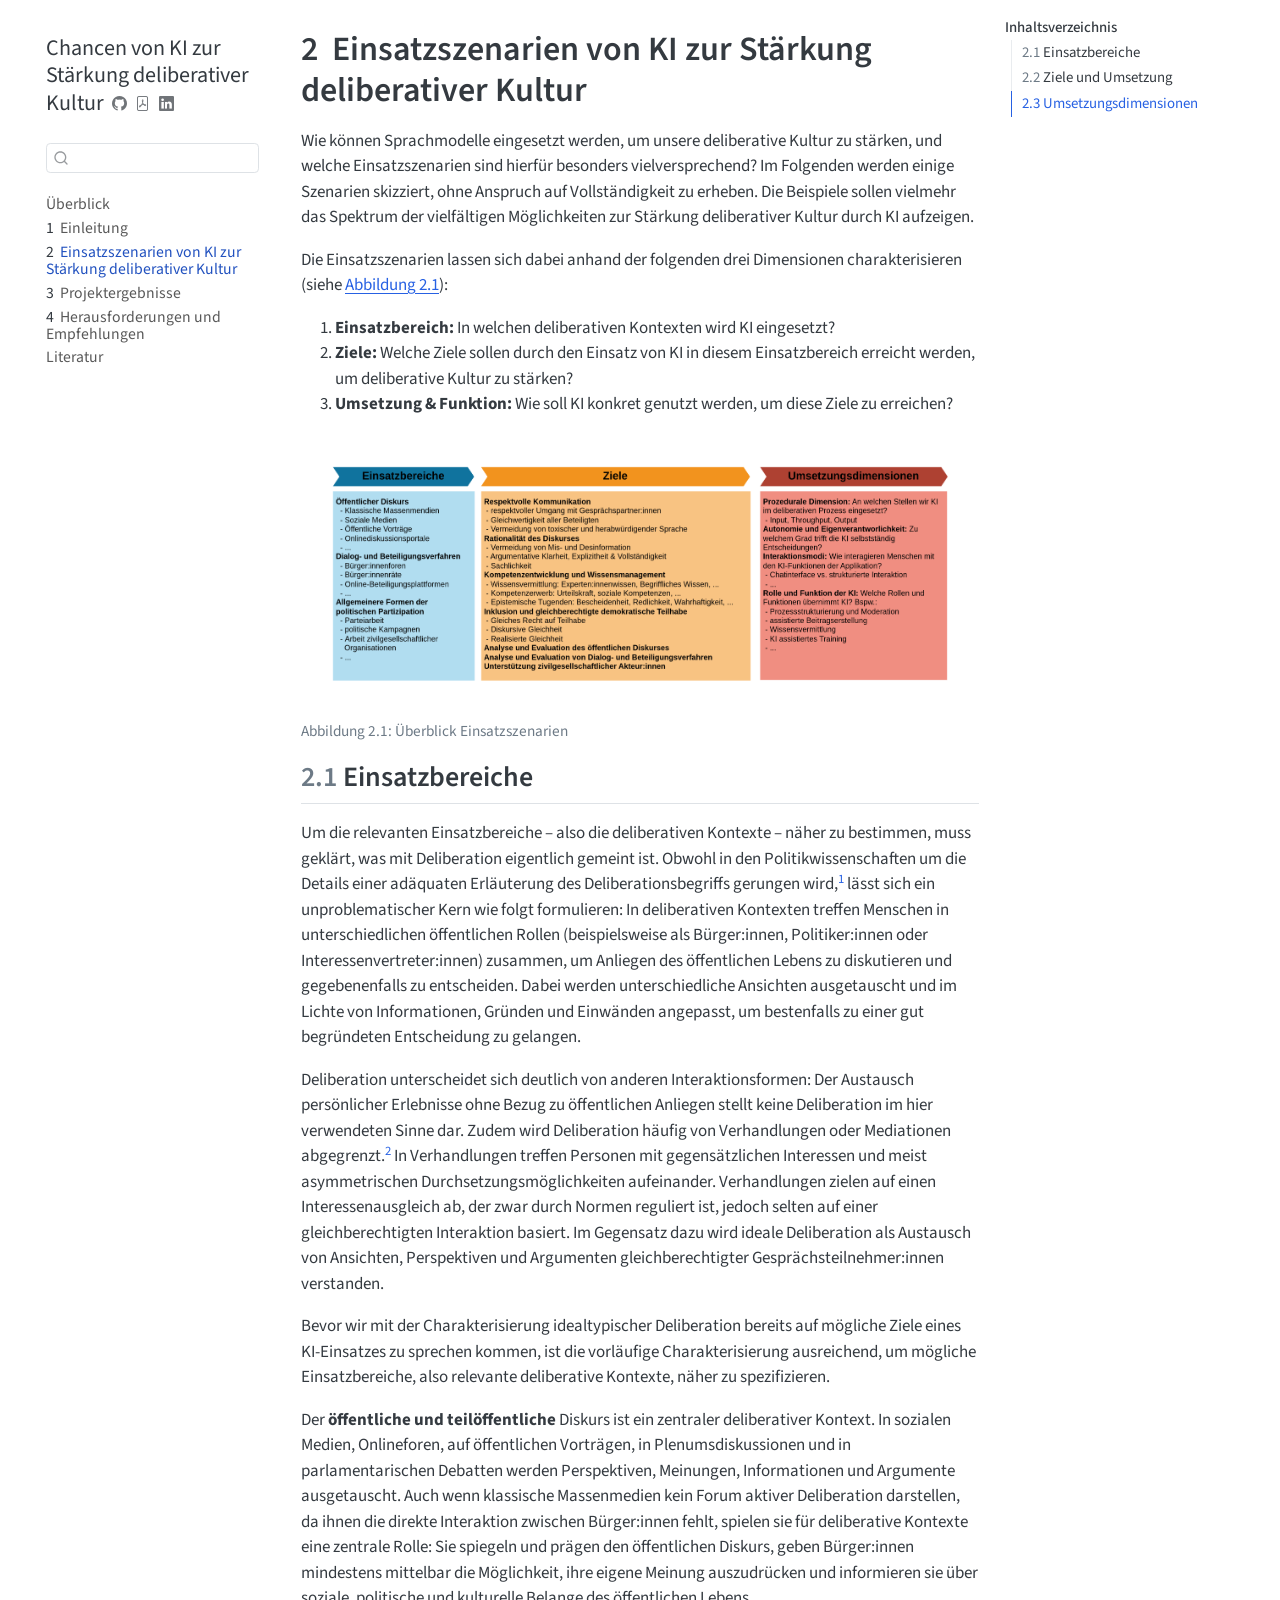
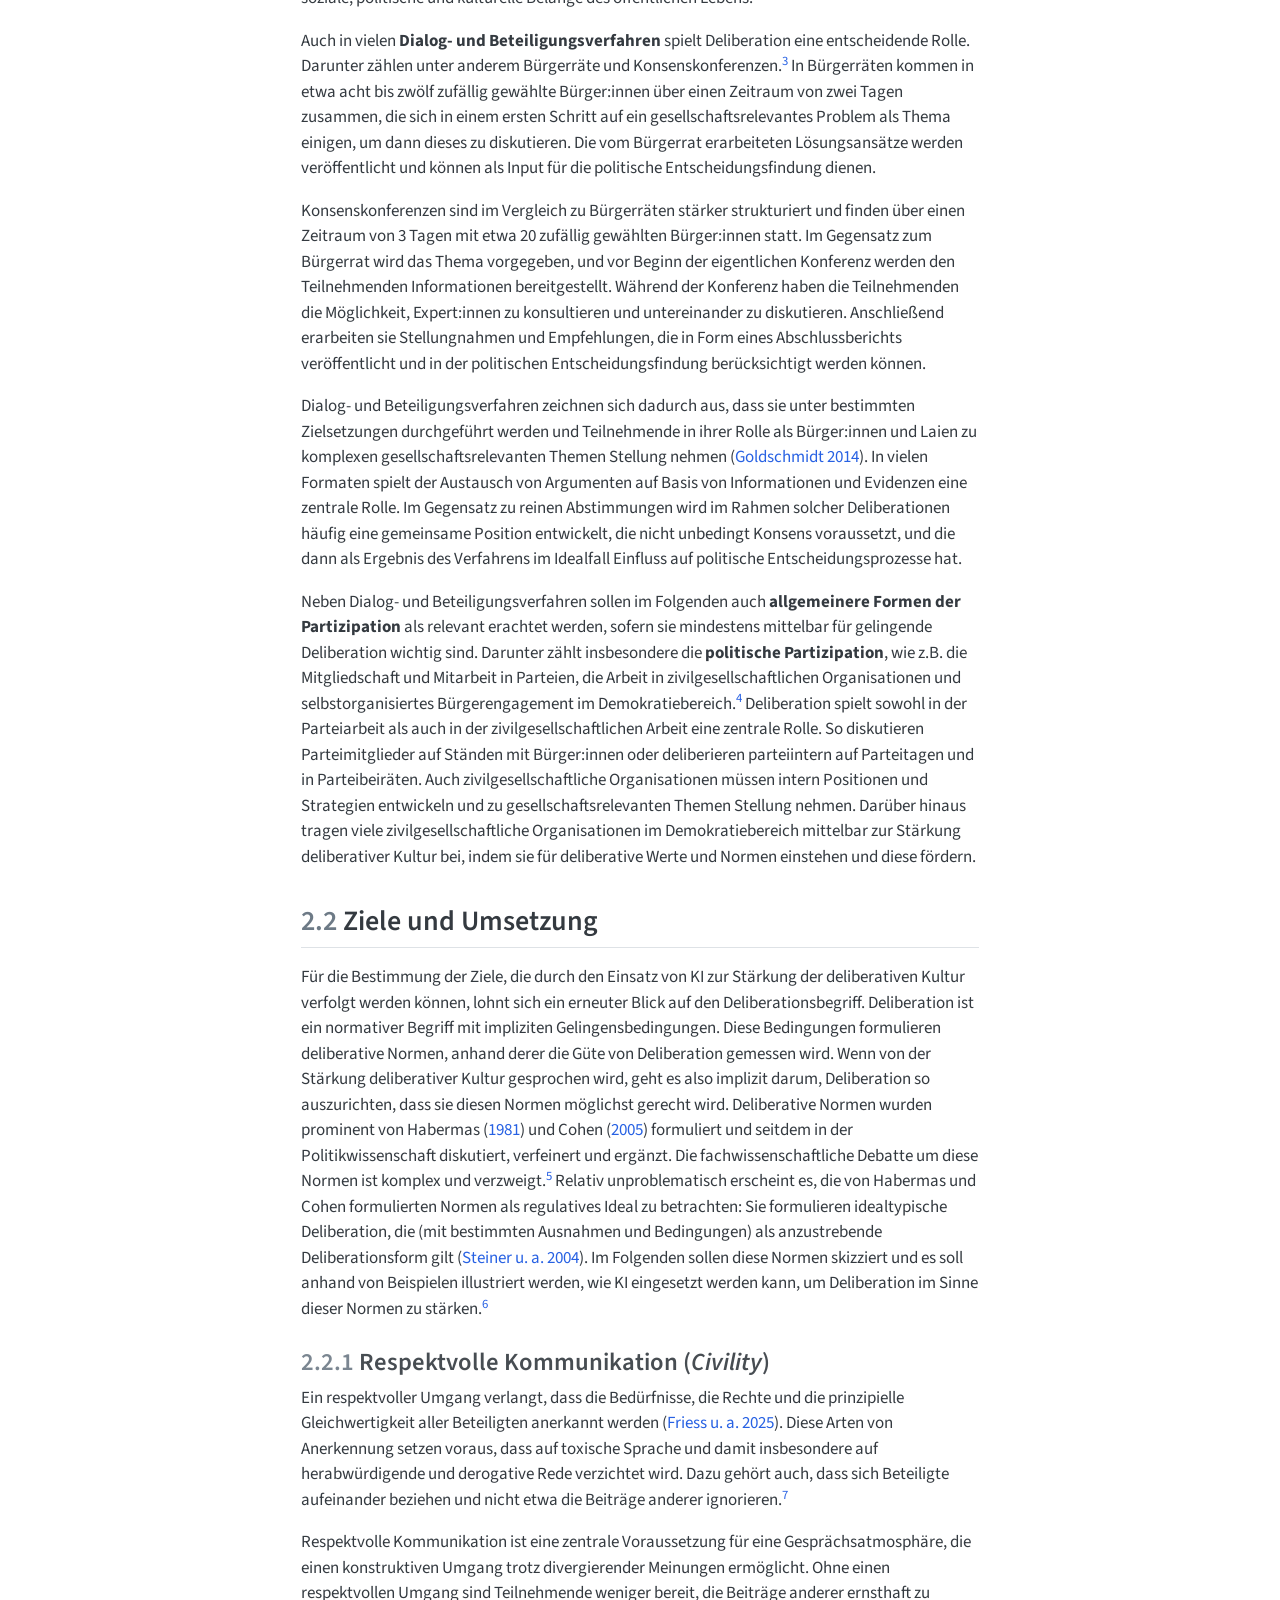
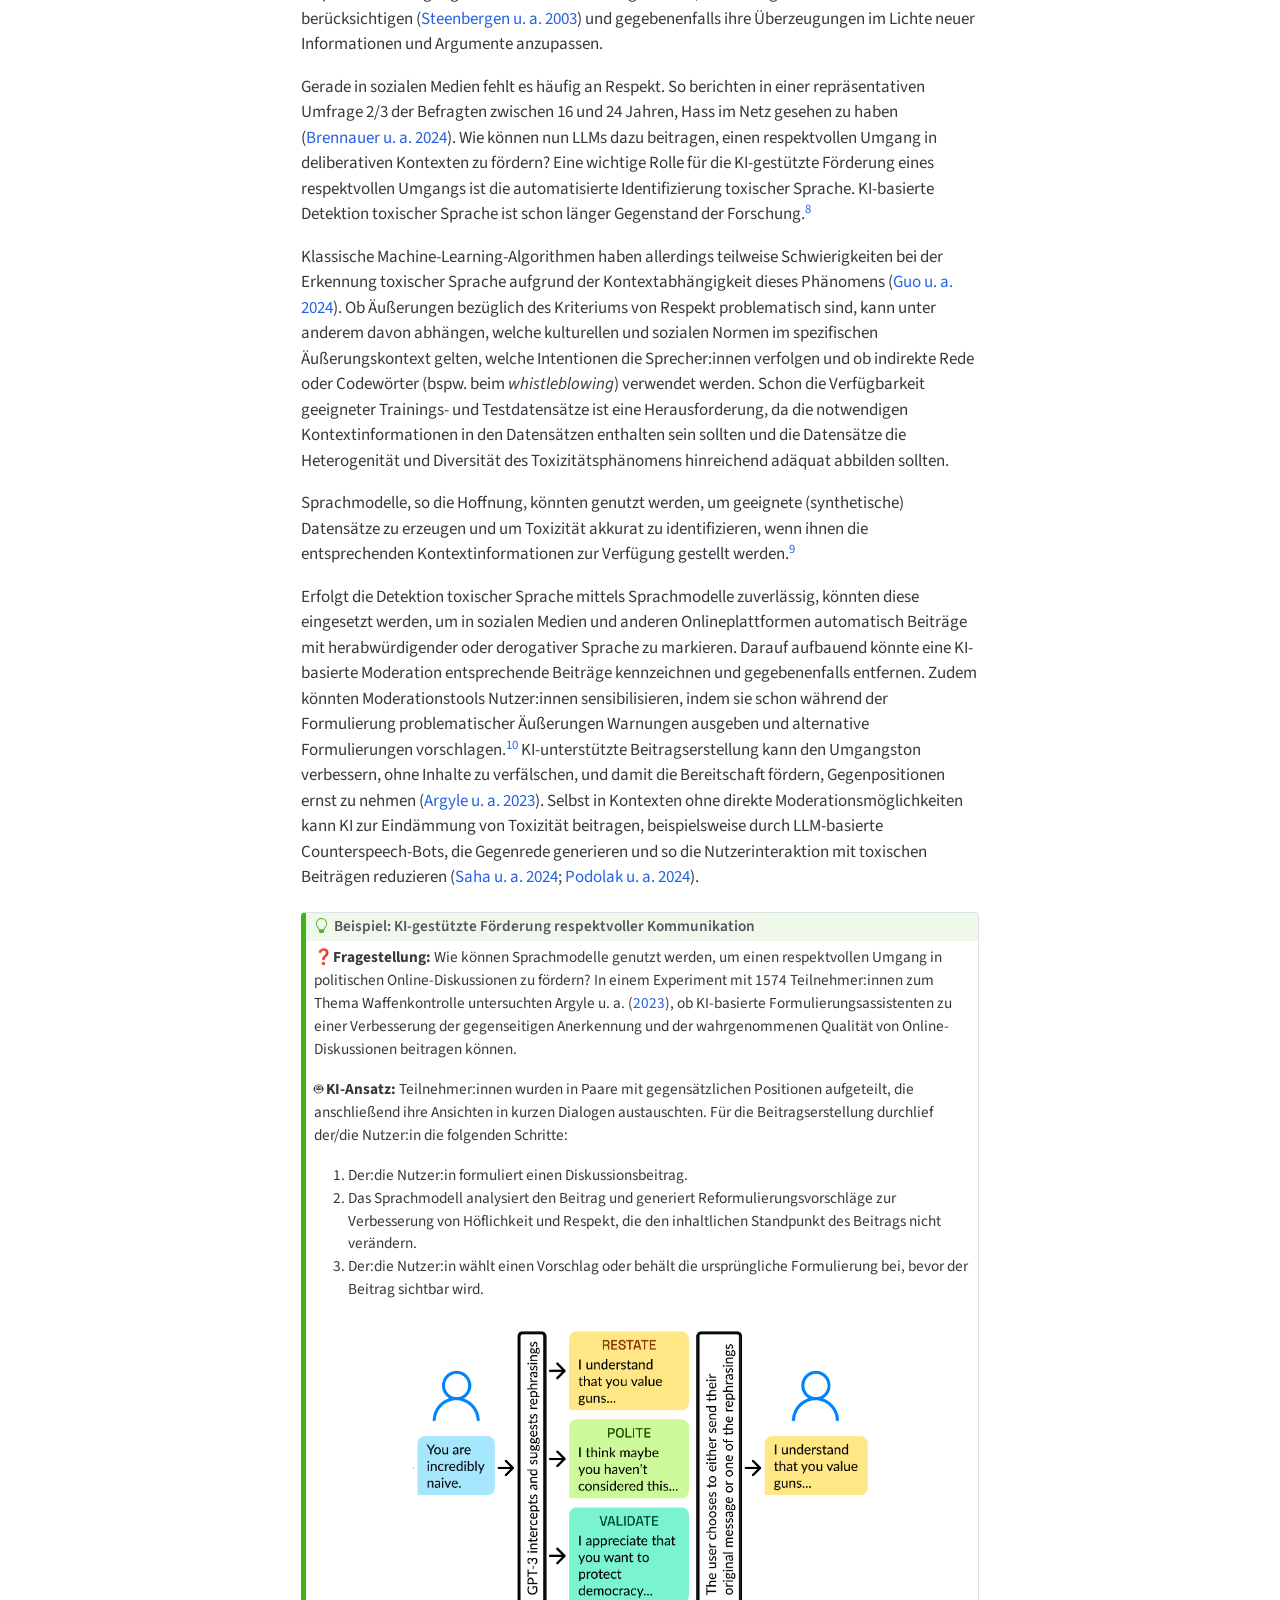
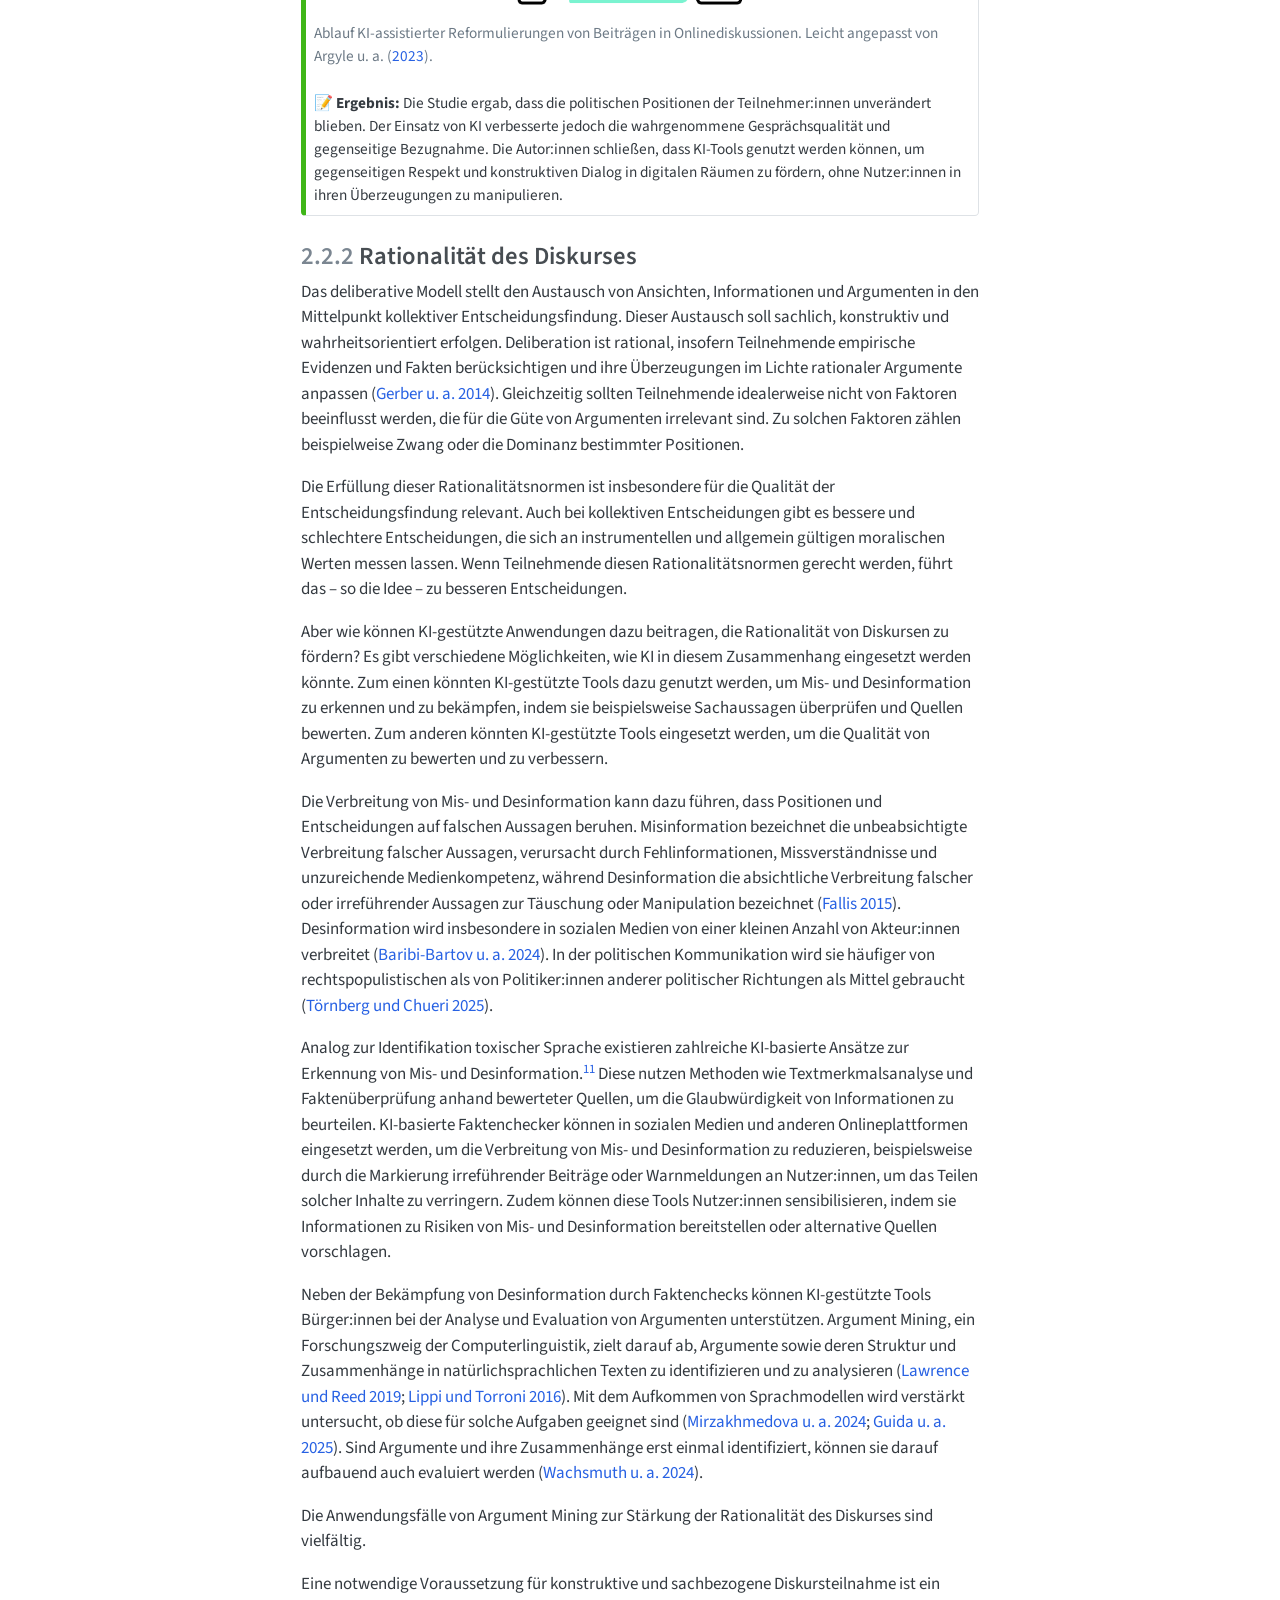
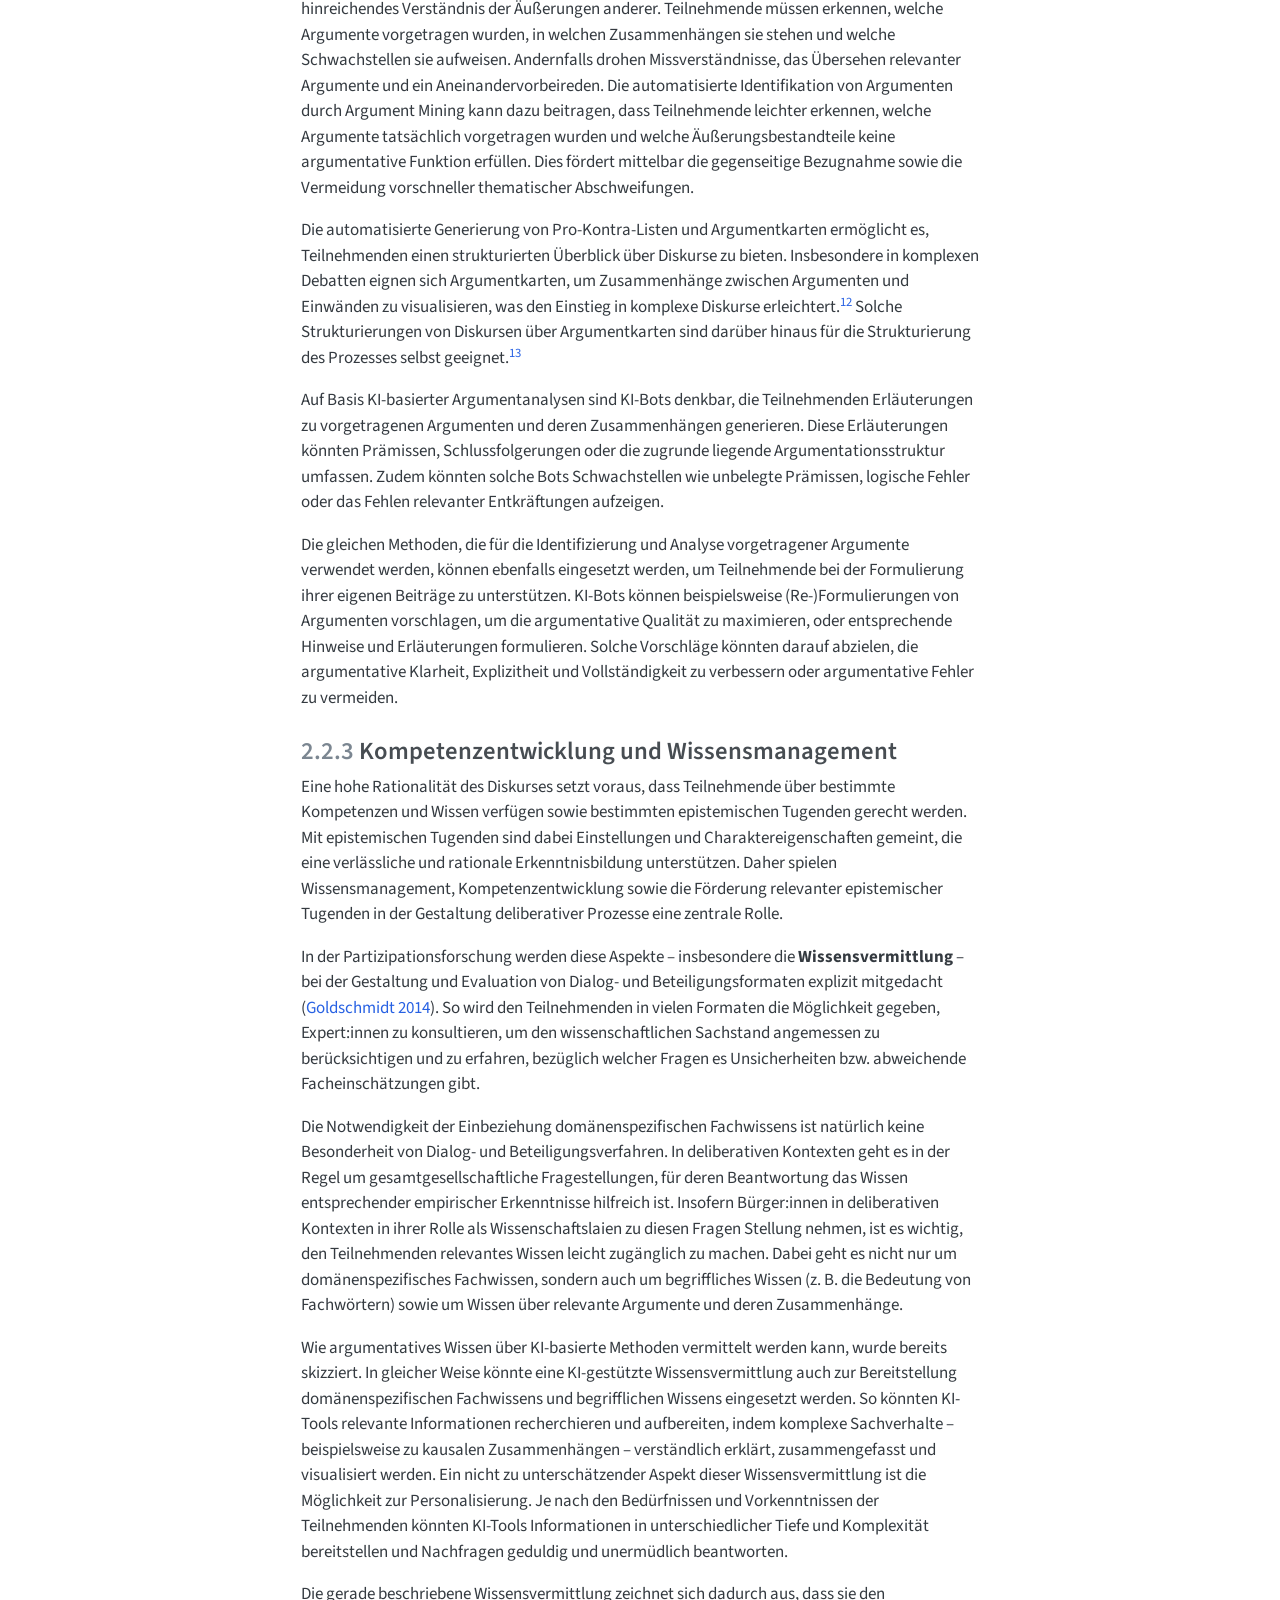
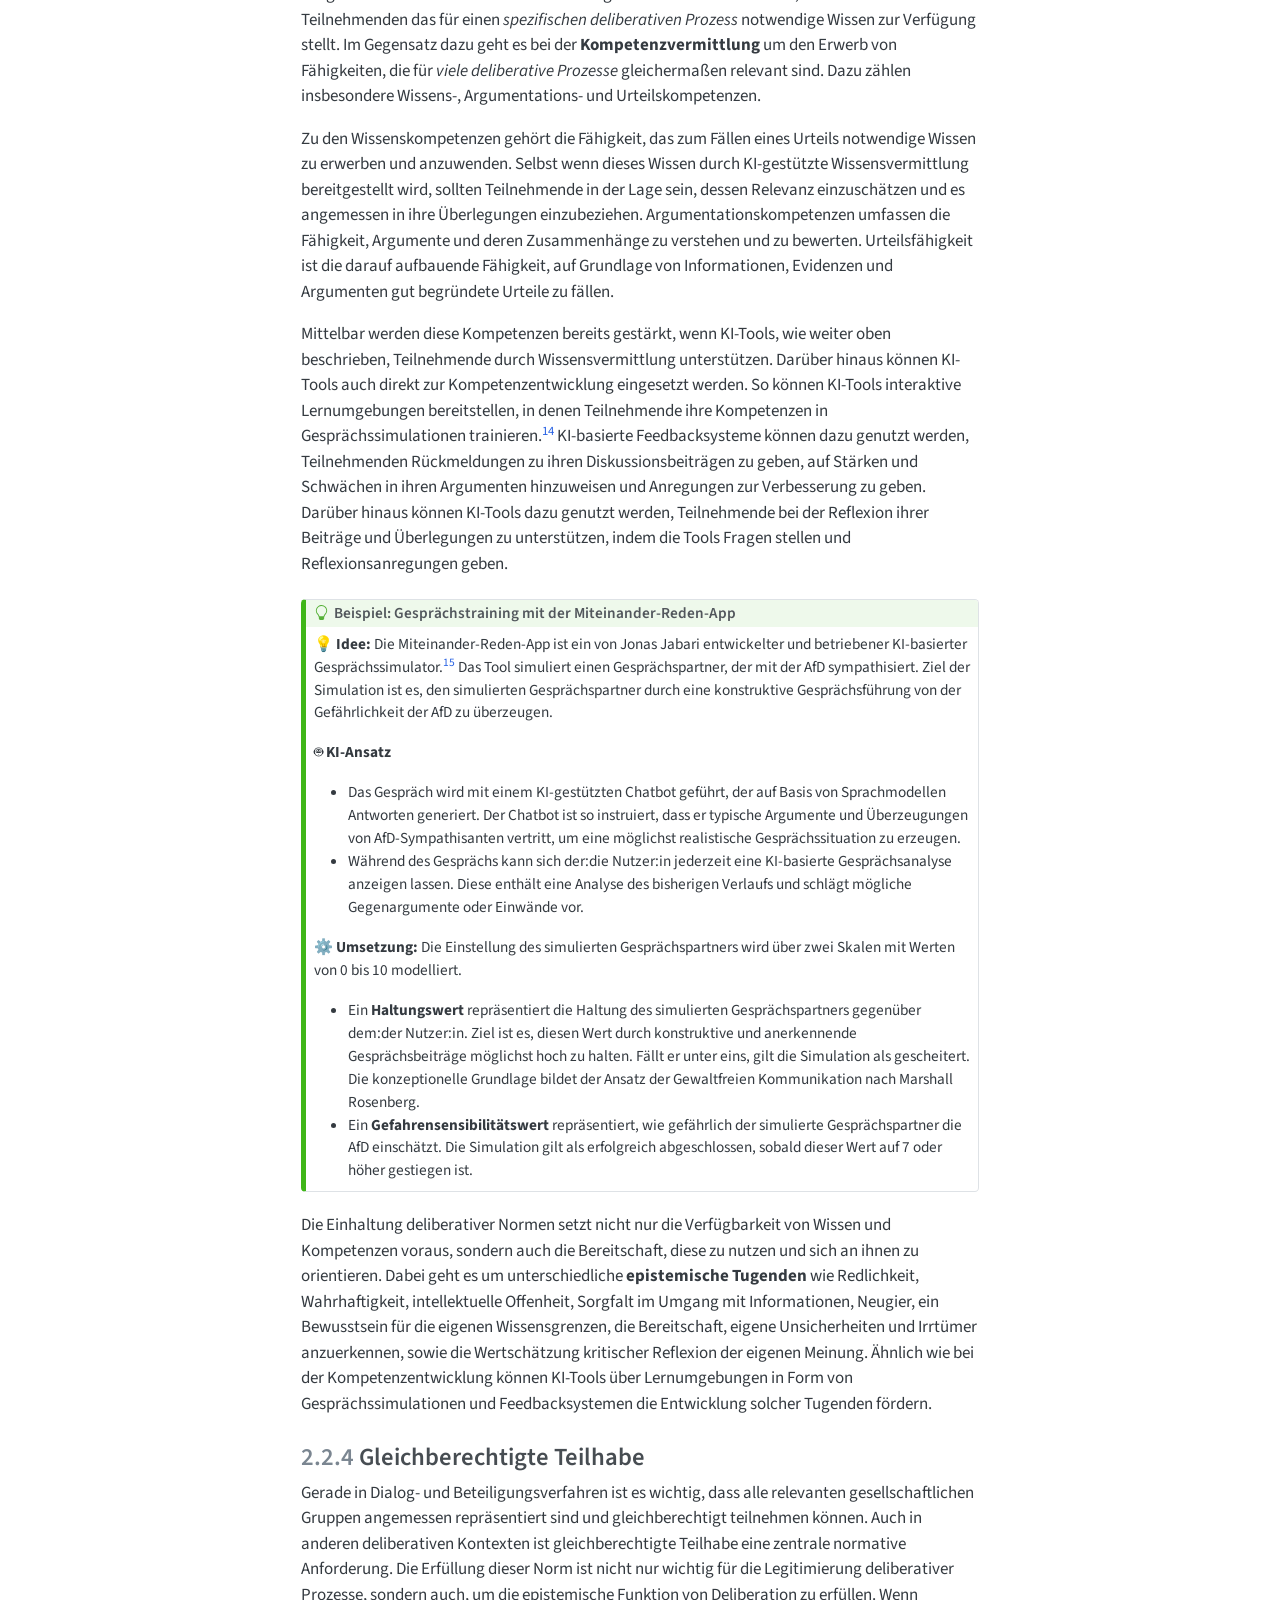
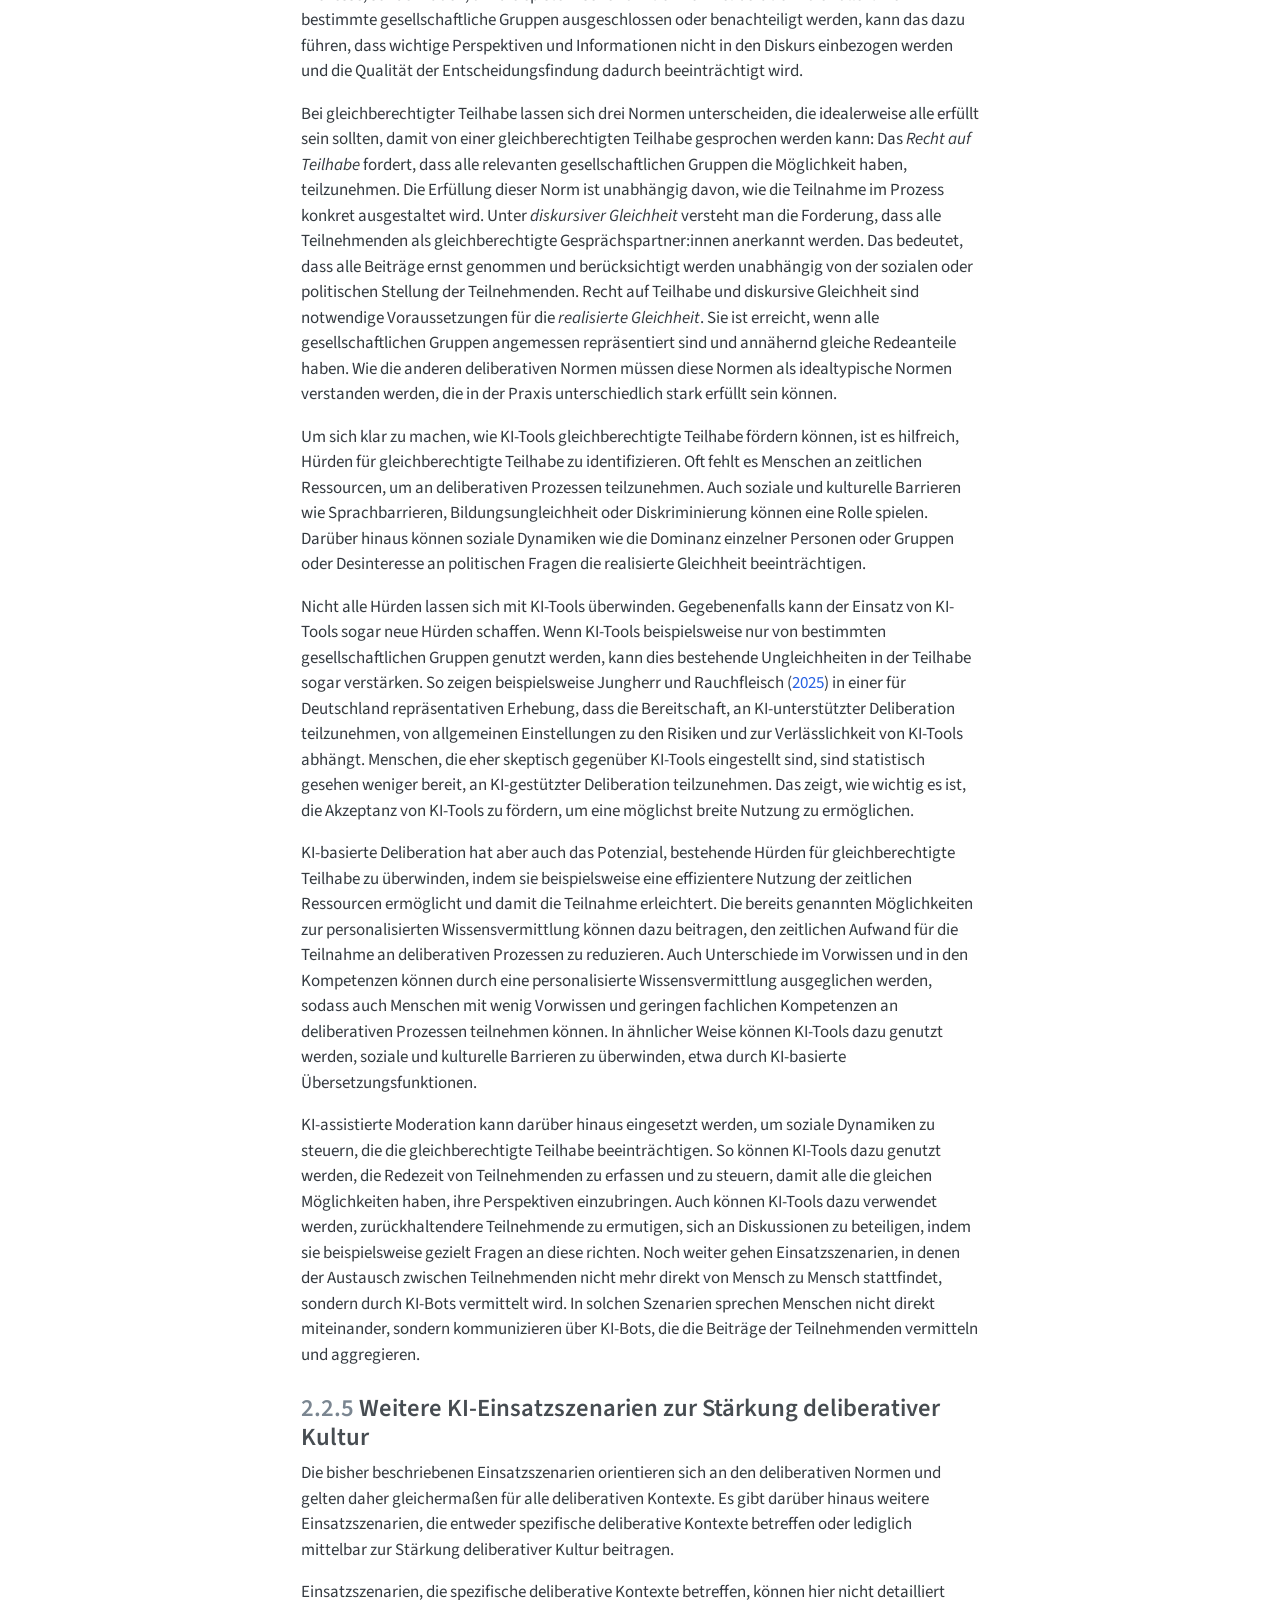
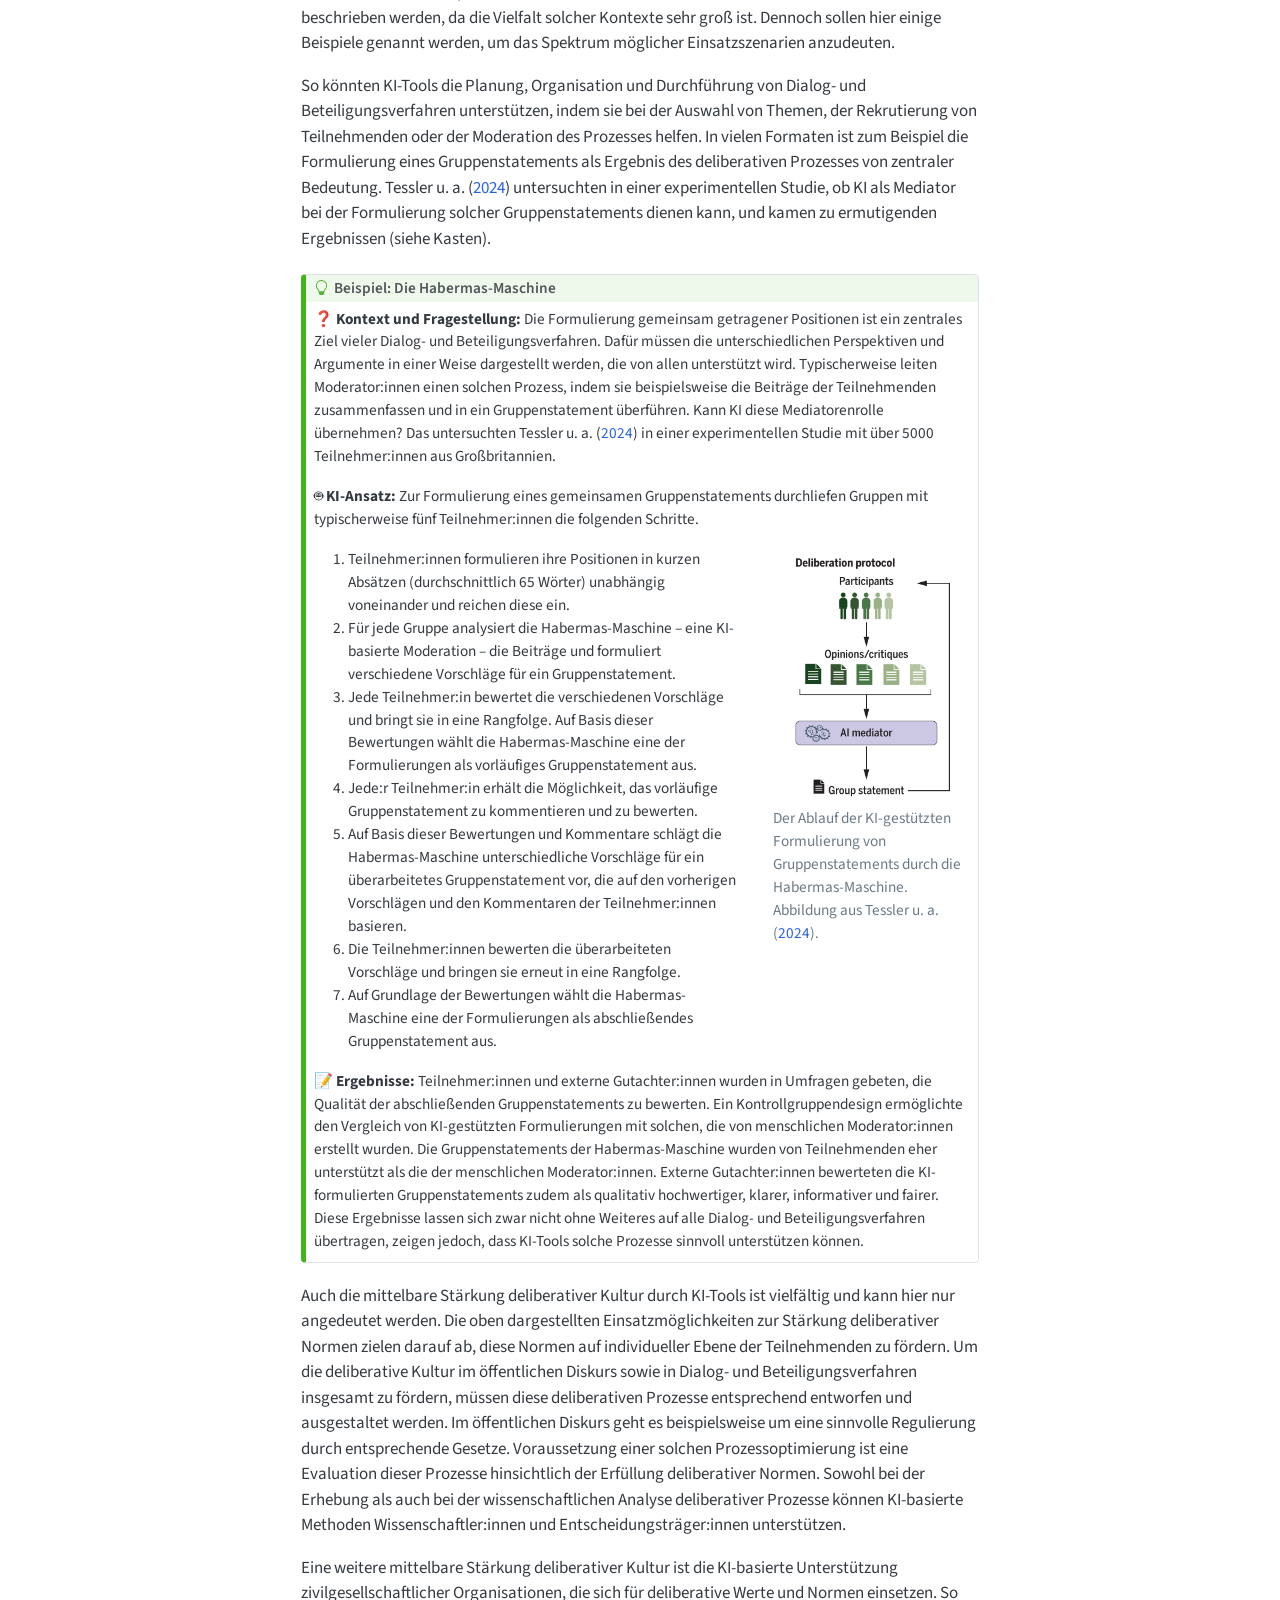
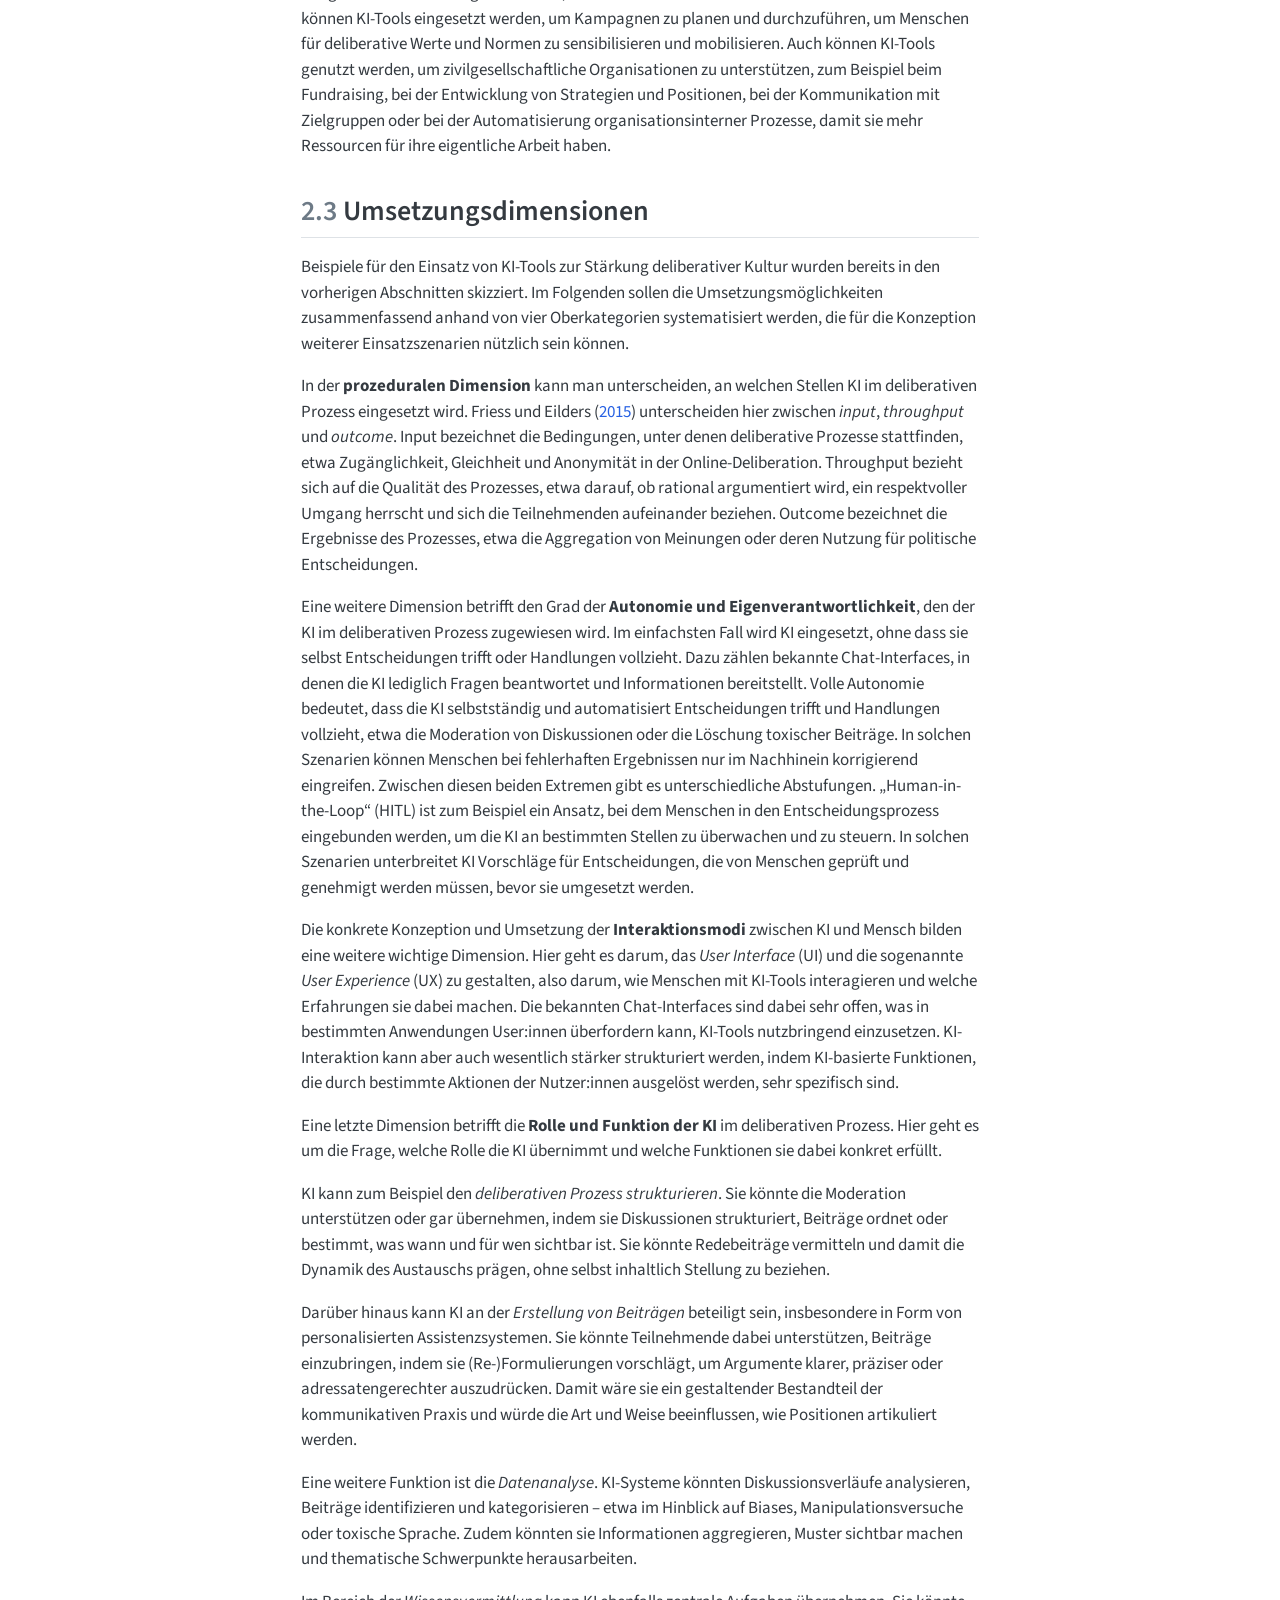
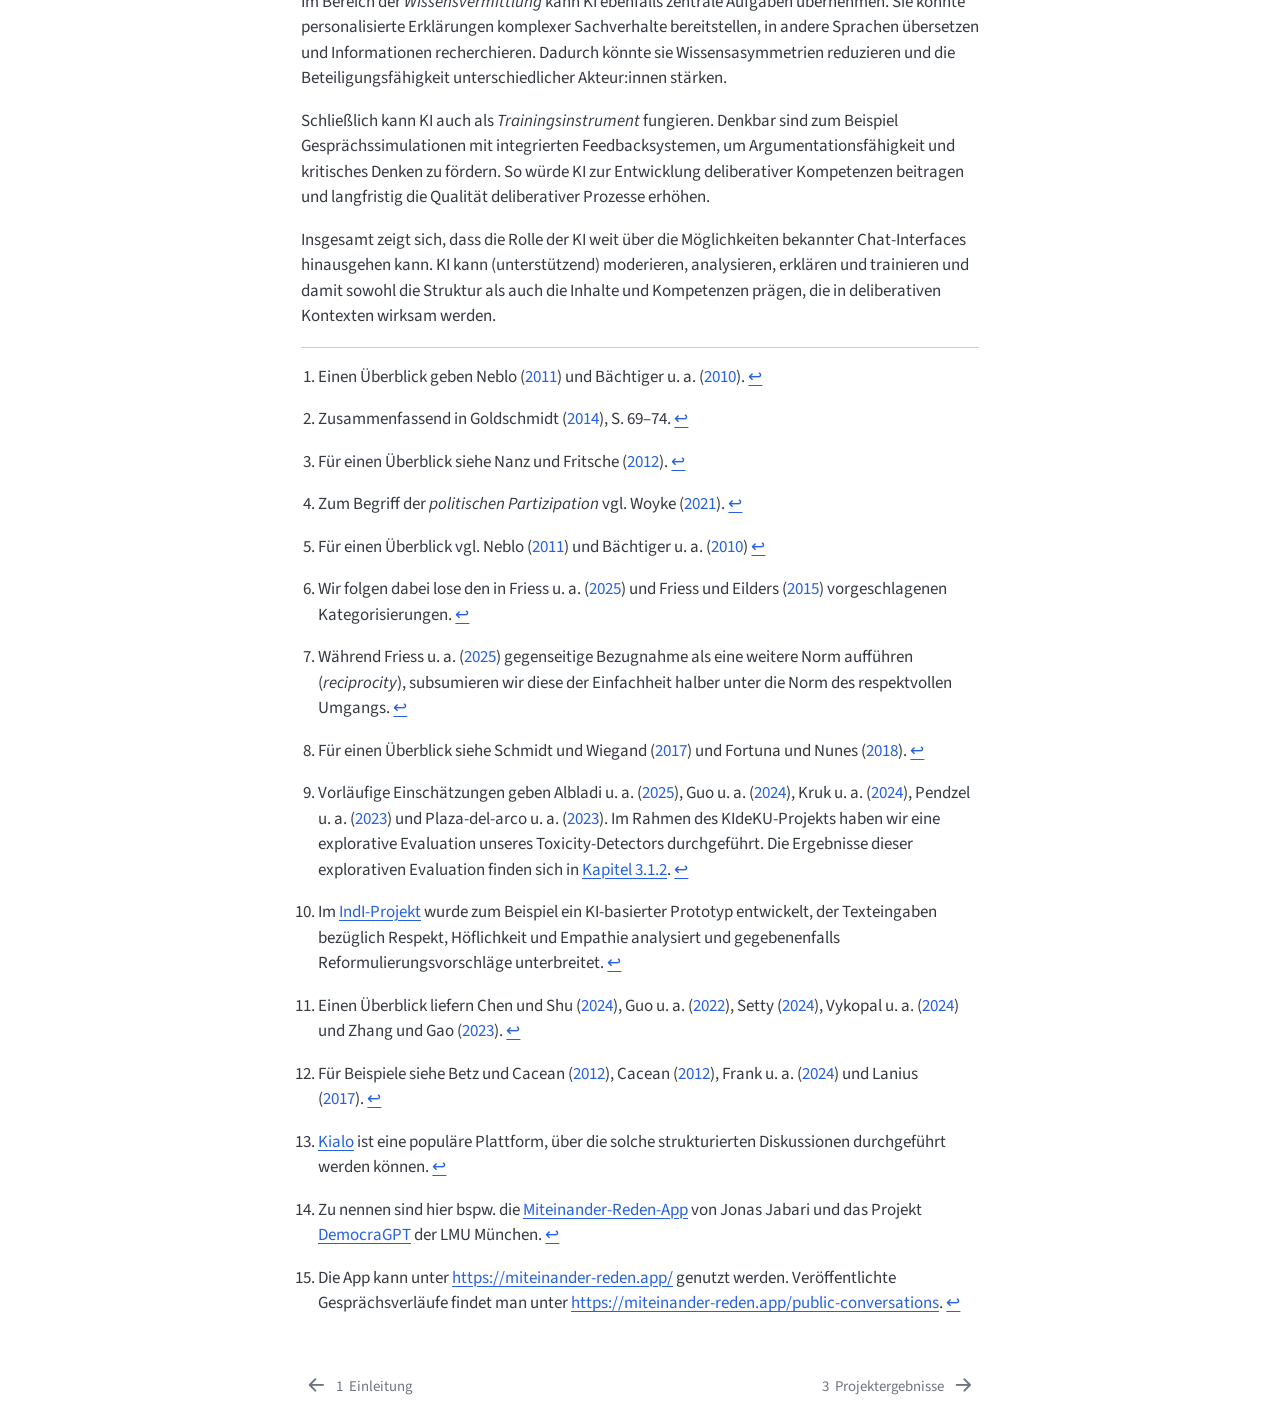
<file: docs/einsatzszenarien.html>
<!DOCTYPE html>
<html xmlns="http://www.w3.org/1999/xhtml" lang="de" xml:lang="de"><head>

<meta charset="utf-8">
<meta name="generator" content="quarto-1.9.36">

<meta name="viewport" content="width=device-width, initial-scale=1.0, user-scalable=yes">

<meta name="description" content="Diese Seite dokumentiert die Ergebnisse des KIdeKu-Projekts, das untersuchte, wie generative Sprachmodelle zur Stärkung deliberativer Demokratie eingesetzt werden können. Er systematisiert Einsatzszenarien, stellt die entwickelten Open-Source-Prototypen vor und formuliert Empfehlungen für den verantwortungsvollen KI-Einsatz in deliberativen Kontexten.">

<title>2&nbsp; Einsatzszenarien von KI zur Stärkung deliberativer Kultur – Chancen von KI zur Stärkung deliberativer Kultur</title>
<style>
/* Default styles provided by pandoc.
** See https://pandoc.org/MANUAL.html#variables-for-html for config info.
*/
code{white-space: pre-wrap;}
span.smallcaps{font-variant: small-caps;}
div.columns{display: flex; gap: min(4vw, 1.5em);}
div.column{flex: auto; overflow-x: auto;}
div.hanging-indent{margin-left: 1.5em; text-indent: -1.5em;}
ul.task-list{list-style: none;}
ul.task-list li input[type="checkbox"] {
  width: 0.8em;
  margin: 0 0.8em 0.2em -1em; /* quarto-specific, see https://github.com/quarto-dev/quarto-cli/issues/4556 */ 
  vertical-align: middle;
}
/* CSS for citations */
div.csl-bib-body { }
div.csl-entry {
  clear: both;
}
.hanging-indent div.csl-entry {
  margin-left:2em;
  text-indent:-2em;
}
div.csl-left-margin {
  min-width:2em;
  float:left;
}
div.csl-right-inline {
  margin-left:2em;
  padding-left:1em;
}
div.csl-indent {
  margin-left: 2em;
}</style>


<script src="site_libs/quarto-nav/quarto-nav.js"></script>
<script src="site_libs/quarto-nav/headroom.min.js"></script>
<script src="site_libs/clipboard/clipboard.min.js"></script>
<script src="site_libs/quarto-search/autocomplete.umd.js"></script>
<script src="site_libs/quarto-search/fuse.min.js"></script>
<script src="site_libs/quarto-search/quarto-search.js"></script>
<meta name="quarto:offset" content="./">
<link href="./projektergebnisse.html" rel="next">
<link href="./einleitung.html" rel="prev">
<script src="site_libs/quarto-html/quarto.js" type="module"></script>
<script src="site_libs/quarto-html/tabsets/tabsets.js" type="module"></script>
<script src="site_libs/quarto-html/popper.min.js"></script>
<script src="site_libs/quarto-html/tippy.umd.min.js"></script>
<script src="site_libs/quarto-html/anchor.min.js"></script>
<link href="site_libs/quarto-html/tippy.css" rel="stylesheet">
<link href="site_libs/quarto-html/quarto-syntax-highlighting-845c23b38eaddc0f92fda52bfe77a8c8.css" rel="stylesheet" id="quarto-text-highlighting-styles">
<script src="site_libs/bootstrap/bootstrap.min.js"></script>
<link href="site_libs/bootstrap/bootstrap-icons.css" rel="stylesheet">
<link href="site_libs/bootstrap/bootstrap-9e3e5b9121e68b3f077afb32f2c64d95.min.css" rel="stylesheet" append-hash="true" id="quarto-bootstrap" data-mode="light">
<script id="quarto-search-options" type="application/json">{
  "location": "sidebar",
  "copy-button": false,
  "collapse-after": 3,
  "panel-placement": "start",
  "type": "textbox",
  "limit": 50,
  "keyboard-shortcut": [
    "f",
    "/",
    "s"
  ],
  "show-item-context": false,
  "language": {
    "search-no-results-text": "Keine Treffer",
    "search-matching-documents-text": "Treffer",
    "search-copy-link-title": "Link in die Suche kopieren",
    "search-hide-matches-text": "Zusätzliche Treffer verbergen",
    "search-more-match-text": "weitere Treffer in diesem Dokument",
    "search-more-matches-text": "weitere Treffer in diesem Dokument",
    "search-clear-button-title": "Zurücksetzen",
    "search-text-placeholder": "",
    "search-detached-cancel-button-title": "Abbrechen",
    "search-submit-button-title": "Abschicken",
    "search-label": "Suchen"
  }
}</script>
<meta name="citation_pdf_url" content="https://debatelab.github.io/kideku-report/Chancen-von-KI-zur-Stärkung-deliberativer-Kultur.pdf">


<link rel="stylesheet" href="custom.css">
<meta property="og:title" content="2&nbsp; Einsatzszenarien von KI zur Stärkung deliberativer Kultur – Chancen von KI zur Stärkung deliberativer Kultur">
<meta property="og:description" content="Diese Seite dokumentiert die Ergebnisse des KIdeKu-Projekts, das untersuchte, wie generative Sprachmodelle zur Stärkung deliberativer Demokratie eingesetzt werden können. Er systematisiert Einsatzszenarien, stellt die entwickelten Open-Source-Prototypen vor und formuliert Empfehlungen für den verantwortungsvollen KI-Einsatz in deliberativen Kontexten.">
<meta property="og:image" content="https://debatelab.github.io/kideku-report/figures/featured.png">
<meta property="og:site_name" content="Chancen von KI zur Stärkung deliberativer Kultur">
<meta property="og:image:height" content="988">
<meta property="og:image:width" content="1101">
<meta name="twitter:title" content="2&nbsp; Einsatzszenarien von KI zur Stärkung deliberativer Kultur – Chancen von KI zur Stärkung deliberativer Kultur">
<meta name="twitter:description" content="Diese Seite dokumentiert die Ergebnisse des KIdeKu-Projekts, das untersuchte, wie generative Sprachmodelle zur Stärkung deliberativer Demokratie eingesetzt werden können. Er systematisiert Einsatzszenarien, stellt die entwickelten Open-Source-Prototypen vor und formuliert Empfehlungen für den verantwortungsvollen KI-Einsatz in deliberativen Kontexten.">
<meta name="twitter:image" content="https://debatelab.github.io/kideku-report/figures/featured.png">
<meta name="twitter:image-height" content="988">
<meta name="twitter:image-width" content="1101">
<meta name="twitter:card" content="summary_large_image">
<meta name="citation_title" content="Chancen von KI zur Stärkung deliberativer Kultur">
<meta name="citation_abstract" content="Diese Seite dokumentiert die Ergebnisse des KIdeKu-Projekts, das untersuchte, wie generative Sprachmodelle zur Stärkung deliberativer Demokratie eingesetzt werden können. Er systematisiert Einsatzszenarien, stellt die entwickelten Open-Source-Prototypen vor und formuliert Empfehlungen für den verantwortungsvollen KI-Einsatz in deliberativen Kontexten.
">
<meta name="citation_author" content="Sebastian Cacean">
<meta name="citation_publication_date" content="2026-05-11">
<meta name="citation_cover_date" content="2026-05-11">
<meta name="citation_year" content="2026">
<meta name="citation_fulltext_html_url" content="https://debatelab.github.io/kideku-report/">
<meta name="citation_doi" content="10.5445/IR/1000193096">
<meta name="citation_language" content="de">
<meta name="citation_technical_report_institution" content="Karlsruher Institut für Technologie (KIT)">
<meta name="citation_technical_report_number" content="v1.0">
<meta name="citation_reference" content="citation_title=Hate Speech Detection Using Large Language Models: A Comprehensive Review;,citation_abstract=The widespread use of social media and other online platforms has facilitated unprecedented communication and information exchange. However, it has also led to the spread of hate speech and poses serious challenges to societal harmony as well as individual well-being. Traditional methods for detecting hate speech, such as keyword matching, rule-based systems, and machine learning algorithms, often struggle to capture the subtle and context-dependent nature of hateful content. This paper provides a comprehensive review of the application of large language models (LLMs) like GPT-3, BERT, and their successors in hate speech detection. We analyze the evolution of LLMs in natural language processing and examine their strengths and limitations in identifying hate speech. Additionally, we address the significant challenges and explore how LLMs method can affect the accuracy and fairness of hate speech detection systems. By synthesizing recent research, this review aims to offer a holistic understanding of the current state-of-the-art methods in hate speech detection utilizing LLMs and to suggest directions for future research that could enhance the efficacy and equity of these systems.;,citation_author=Aish Albladi;,citation_author=Minarul Islam;,citation_author=Amit Das;,citation_author=Maryam Bigonah;,citation_author=Zheng Zhang;,citation_author=Fatemeh Jamshidi;,citation_author=Mostafa Rahgouy;,citation_author=Nilanjana Raychawdhary;,citation_author=Daniela Marghitu;,citation_author=Cheryl Seals;,citation_publication_date=2025;,citation_cover_date=2025;,citation_year=2025;,citation_doi=10.1109/ACCESS.2025.3532397;,citation_issn=2169-3536;,citation_volume=13;,citation_journal_title=IEEE Access;">
<meta name="citation_reference" content="citation_title=Leveraging AI for democratic discourse: Chat interventions can improve online political conversations at scale;,citation_abstract=We develop an AI chat assistant that makes real-time, evidence-based suggestions for messages in divisive online political conversations. In a randomized controlled trial, we show that when one participant in a conversation had access to this assistant, it increased their partner’s reported quality of conversation and both participants’ willingness to grant political opponents space to express and advocate their views in the public sphere. Participants had the ability to accept, modify, or ignore the AI chat assistant’s recommendations. Notably, participants’ policy positions were unchanged by the intervention. Though many are rightly concerned about the role of AI sowing social division, our findings suggest it can do the opposite—improve political conversations without manipulating participants’ views. Political discourse is the soul of democracy, but misunderstanding and conflict can fester in divisive conversations. The widespread shift to online discourse exacerbates many of these problems and corrodes the capacity of diverse societies to cooperate in solving social problems. Scholars and civil society groups promote interventions that make conversations less divisive or more productive, but scaling these efforts to online discourse is challenging. We conduct a large-scale experiment that demonstrates how online conversations about divisive topics can be improved with AI tools. Specifically, we employ a large language model to make real-time, evidence-based recommendations intended to improve participants’ perception of feeling understood. These interventions improve reported conversation quality, promote democratic reciprocity, and improve the tone, without systematically changing the content of the conversation or moving people’s policy attitudes.;,citation_author=Lisa P. Argyle;,citation_author=Christopher A. Bail;,citation_author=Ethan C. Busby;,citation_author=Joshua R. Gubler;,citation_author=Thomas Howe;,citation_author=Christopher Rytting;,citation_author=Taylor Sorensen;,citation_author=David Wingate;,citation_publication_date=2023;,citation_cover_date=2023;,citation_year=2023;,citation_issue=41;,citation_doi=10.1073/pnas.2311627120;,citation_volume=120;,citation_journal_title=Proceedings of the National Academy of Sciences;">
<meta name="citation_reference" content="citation_title=Disentangling Diversity in Deliberative Democracy: Competing Theories, Their Blind Spots and Complementarities*;,citation_author=André Bächtiger;,citation_author=Simon Niemeyer;,citation_author=Michael Neblo;,citation_author=Marco R. Steenbergen;,citation_author=Jürg Steiner;,citation_publication_date=2010;,citation_cover_date=2010;,citation_year=2010;,citation_issue=1;,citation_doi=10.1111/j.1467-9760.2009.00342.x;,citation_issn=1467-9760;,citation_volume=18;,citation_language=en-US;,citation_journal_title=Journal of Political Philosophy;">
<meta name="citation_reference" content="citation_title=Supersharers of fake news on Twitter;,citation_abstract=Governments may have the capacity to flood social media with fake news, but little is known about the use of flooding by ordinary voters. In this work, we identify 2107 registered US voters who account for 80% of the fake news shared on Twitter during the 2020 US presidential election by an entire panel of 664,391 voters. We found that supersharers were important members of the network, reaching a sizable 5.2% of registered voters on the platform. Supersharers had a significant overrepresentation of women, older adults, and registered Republicans. Supersharers’ massive volume did not seem automated but was rather generated through manual and persistent retweeting. These findings highlight a vulnerability of social media for democracy, where a small group of people distort the political reality for many.;,citation_author=Sahar Baribi-Bartov;,citation_author=Briony Swire-Thompson;,citation_author=Nir Grinberg;,citation_publication_date=2024-05;,citation_cover_date=2024-05;,citation_year=2024;,citation_issue=6699;,citation_doi=10.1126/science.adl4435;,citation_volume=384;,citation_journal_title=Science;,citation_publisher=American Association for the Advancement of Science;">
<meta name="citation_reference" content="citation_title=Comparative Survey of German Hate Speech Datasets: Background, Characteristics and Biases;,citation_abstract=The large fraction of hate speech and other offensive and objectionable content online poses a vast challenge to societies. Offensive language such as insulting, hurtful, derogatory, or obscene content directed from one person to another and open to others undermines objective discussions. Hate speech detection quality depends on the datasets available for training. Potential bias needs to be identified in order to increase the generalization performance of the trained classifiers. This article gives an overview on nine German hate speech datasets. We apply a framework from the literature to gain insights into potential bias. Using different methods, our analysis shows that there are various topics in the different datasets. The results are shown and compared for LSI, Topic models, Mutual Information and Shapley values.;,citation_author=Markus Bertram;,citation_author=Johannes Schäfer;,citation_author=Thomas Mandl;,citation_publication_date=2023-10;,citation_cover_date=2023-10;,citation_year=2023;,citation_conference_title=CEUR Workshop Proceedings;">
<meta name="citation_reference" content="citation_title=Ethical Aspects of Climate Engineering;,citation_author=Gregor Betz;,citation_author=Sebastian Cacean;,citation_publication_date=2012;,citation_cover_date=2012;,citation_year=2012;">
<meta name="citation_reference" content="citation_title=Thinking aloud: Dynamic context generation improves zero-shot reasoning performance of GPT-2;,citation_author=Gregor Betz;,citation_author=Kyle Richardson;,citation_author=Christian Voigt;,citation_publication_date=2021;,citation_cover_date=2021;,citation_year=2021;,citation_fulltext_html_url=https://arxiv.org/abs/2103.13033;,citation_journal_title=arXiv preprint arXiv:2103.13033;">
<meta name="citation_reference" content="citation_title=Lauter Hass - leiser Rückzug: wie Hass im Netz den demokratischen Diskurs bedroht: Ergebnisse einer repräsentativen Befragung;,citation_editor=Jutta Brennauer;,citation_editor=Valentin Dander;,citation_editor=Corinna Dolezalek;,citation_editor=Kompetenznetzwerk gegen Hass im Netz;,citation_publication_date=2024;,citation_cover_date=2024;,citation_year=2024;,citation_isbn=978-3-00-078034-9;,citation_language=de-DE;">
<meta name="citation_reference" content="citation_title=Can LLM-generated misinformation be detected?;,citation_author=Canyu Chen;,citation_author=Kai Shu;,citation_publication_date=2024;,citation_cover_date=2024;,citation_year=2024;">
<meta name="citation_reference" content="citation_title=Deliberation and democratic legitimacy;,citation_author=Joshua Cohen;,citation_publication_date=2005;,citation_cover_date=2005;,citation_year=2005;,citation_inbook_title=Debates in contemporary political philosophy;">
<meta name="citation_reference" content="citation_title=What Is Disinformation?;,citation_abstract=Prototypical instances of disinformation include deceptive advertising (in business and in politics), government propaganda, doctored photographs, forged documents, fake maps, internet frauds, fake websites, and manipulated Wikipedia entries. Disinformation can cause significant harm if people are misled by it. In order to address this critical threat to information quality, we first need to understand exactly what disinformation is. This paper surveys the various analyses of this concept that have been proposed by information scientists and philosophers (most notably, Luciano Floridi). It argues that these analyses are either too broad (that is, that they include things that are not disinformation), or too narrow (they exclude things that are disinformation), or both. Indeed, several of these analyses exclude important forms of disinformation, such as true disinformation, visual disinformation, side-effect disinformation, and adaptive disinformation. After considering the shortcomings of these analyses, the paper argues that disinformation is misleading information that has the function of misleading. Finally, in addition to responding to Floridi’s claim that such a precise analysis of disinformation is not necessary, it briefly discusses how this analysis can help us develop techniques for detecting disinformation and policies for deterring its spread.;,citation_author=Don Fallis;,citation_publication_date=2015;,citation_cover_date=2015;,citation_year=2015;,citation_issue=3;,citation_issn=1559-0682;,citation_volume=63;,citation_journal_title=Library Trends;,citation_publisher=Johns Hopkins University Press;">
<meta name="citation_reference" content="citation_title=A Survey on Automatic Detection of Hate Speech in Text;,citation_abstract=The scientific study of hate speech, from a computer science point of view, is recent. This survey organizes and describes the current state of the field, providing a structured overview of previous approaches, including core algorithms, methods, and main features used. This work also discusses the complexity of the concept of hate speech, defined in many platforms and contexts, and provides a unifying definition. This area has an unquestionable potential for societal impact, particularly in online communities and digital media platforms. The development and systematization of shared resources, such as guidelines, annotated datasets in multiple languages, and algorithms, is a crucial step in advancing the automatic detection of hate speech.;,citation_author=Paula Fortuna;,citation_author=Sérgio Nunes;,citation_publication_date=2018-07;,citation_cover_date=2018-07;,citation_year=2018;,citation_issue=4;,citation_doi=10.1145/3232676;,citation_issn=0360-0300;,citation_volume=51;,citation_journal_title=ACM Comput. Surv.;">
<meta name="citation_reference" content="citation_title=Toxic, hateful, offensive or abusive? What are we really classifying? An empirical analysis of hate speech datasets;,citation_abstract=The field of the automatic detection of hate speech and related concepts has raised a lot of interest in the last years. Different datasets were annotated and classified by means of applying different machine learning algorithms. However, few efforts were done in order to clarify the applied categories and homogenize different datasets. Our study takes up this demand. We analyze six different publicly available datasets in this field with respect to their similarity and compatibility. We conduct two different experiments. First, we try to make the datasets compatible and represent the dataset classes as Fast Text word vectors analyzing the similarity between different classes in a intra and inter dataset manner. Second, we submit the chosen datasets to the Perspective API Toxicity classifier, achieving different performances depending on the categories and datasets. One of the main conclusions of these experiments is that many different definitions are being used for equivalent concepts, which makes most of the publicly available datasets incompatible. Grounded in our analysis, we provide guidelines for future dataset collection and annotation.;,citation_author=Paula Fortuna;,citation_author=Juan Soler;,citation_author=Leo Wanner;,citation_editor=Nicoletta Calzolari;,citation_editor=Frédéric Béchet;,citation_editor=Philippe Blache;,citation_editor=Khalid Choukri;,citation_editor=Christopher Cieri;,citation_editor=Thierry Declerck;,citation_editor=Sara Goggi;,citation_editor=Hitoshi Isahara;,citation_editor=Bente Maegaard;,citation_editor=Joseph Mariani;,citation_editor=Hélène Mazo;,citation_editor=Asuncion Moreno;,citation_editor=Jan Odijk;,citation_editor=Stelios Piperidis;,citation_publication_date=2020-05;,citation_cover_date=2020-05;,citation_year=2020;,citation_isbn=979-10-95546-34-4;,citation_language=en-US;,citation_conference_title=Proceedings of the twelfth language resources and evaluation conference;,citation_conference=European Language Resources Association;">
<meta name="citation_reference" content="citation_title=Argumentkartierung von politischen Debatten: Identifikation von Zielkonflikten und Lösungsstrategien in transdisziplinären Forschungsprojekten;,citation_abstract=Es ist eine Herausforderung und häufig noch eine methodische Leerstelle in Beteiligungsprozessen, wie unterschiedliches Wissen zusammengeführt und der Stand der Diskussion aufgearbeitet und geteilt werden kann. In diesem Paper zeigen wir auf, wie die Methode der Argumentationskartierung dazu genutzt werden kann, in einem transdisziplinären Forschungsprojekt Zielkonflikte und Lösungsstrategien zu identifizieren. Im Rahmen des Forschungsprojektes &amp;amp;amp;quot;Dezentrale Energiewende zwischen sozialer Gerechtigkeit, Systemkosten und Umweltschutz - Zielkonflikte und Lösungsstrategien&amp;quot; (Kurztitel DEZ-ZIELKONFLIKTE) wurde zur Aufarbeitung der Debatte, inwiefern eine dezentrale Energiewende erstrebenswert ist, die Methode der Argumentkartierung angewendet und soll in diesem Papier als Case-Study dienen. Die Case-Sudy zeigt, dass Argumentationslandkarten einen möglichst umfänglichen und geordneten Überblick über eine Debatte geben und damit die Brennpunkte der Debatte sichtbar machen, so dass Lösungsstrategien und wohlinformierte Entscheidungen erarbeitet werden können.;,citation_author=David Frank;,citation_author=Viktoria Scheidler;,citation_author=Eva Schmid;,citation_publication_date=2024;,citation_cover_date=2024;,citation_year=2024;,citation_language=de-DE;,citation_technical_report_institution=WZB Discussion Paper;,citation_technical_report_number=SP III 2024-601;">
<meta name="citation_reference" content="citation_title=AI and Deliberation: Normative Ideals in the Light of Current AI Research - A Review;,citation_abstract=This paper reviews current research on artificial intelligence (AI) in the context of online discussions, using deliberative norms as a theoretical framework. Focusing on deliberative dimensions of civility, equality, rationality, and reciprocity, the study examines 171 articles, finding that most AI research to date emphasizes enhancing rationality and civility in online discourse. Techniques such as argument mining and hate speech detection are commonly employed to improve discussion quality, fostering more structured and respectful communication. However, efforts to address equality and reciprocity—the foundational principles of democratic discourse—remain sparse. For example, while AI excels at detecting incivility and structuring complex arguments, it struggles to ensure balanced participation or reciprocal engagement among diverse users. This imbalance highlights critical gaps in the application of AI for fostering equitable and inclusive dialogue. The paper argues that current approaches often lack grounding in normative democratic standards, limiting their ability to promote genuine deliberation. By incorporating deliberative principles into AI design, researchers and practitioners can create tools that support democratic ideals, mitigating biases and amplifying underrepresented voices. Ultimately, this review provides a roadmap for leveraging AI to enhance civility, rationality, equality, and reciprocity in online discussions, paving the way for more inclusive and responsive digital public spheres.;,citation_author=Dennis Friess;,citation_author=Carina Weinmann;,citation_author=Mira Warné;,citation_publication_date=2025-12;,citation_cover_date=2025-12;,citation_year=2025;,citation_issue=1;,citation_doi=10.16997/jdd.1805;,citation_issn=2634-0488;,citation_volume=21;,citation_language=en-US;,citation_journal_title=Journal of Deliberative Democracy;,citation_publisher=University of Westminster Press;">
<meta name="citation_reference" content="citation_title=A Systematic Review of Online Deliberation Research;,citation_abstract=This article takes stock of the growing field of online deliberation research. Our review of the theoretical and empirical findings is guided by a framework encompassing the three relevant components of deliberation: the institutional design that enables and fosters deliberation (institutional input: “design”), the quality of the communication process (communicative throughput: “process”), and the expected results of deliberation (productive outcome: “results”). Our findings show that scholarly attention is unevenly distributed across the different components of the framework. Most research has focused on the quality of the online discussion (process). A fair amount of research has focused on the institutional conditions fostering deliberation (design), while the outcomes of online deliberation processes (results) have mostly been neglected. This picture is repeated in terms of the causal relations between design, process, and results of deliberation: Most studies have dealt with the effects of the platform design on the degree of deliberation (design-process). Much less is known about how the process of deliberation shapes the outcomes of deliberation (process-results). Studies investigating all three aspects of deliberation and their causal links (design-process-results) are particularly rare.;,citation_author=Dennis Friess;,citation_author=Christiane Eilders;,citation_publication_date=2015;,citation_cover_date=2015;,citation_year=2015;,citation_issue=3;,citation_doi=10.1002/poi3.95;,citation_issn=1944-2866;,citation_volume=7;,citation_language=en-US;,citation_journal_title=Policy &amp;amp;amp; Internet;">
<meta name="citation_reference" content="citation_title=Deliberative and non-deliberative persuasion: Mechanisms of opinion formation in EuroPolis;,citation_abstract=From a normative vantage point, post-deliberative opinions should be linked to the quality of arguments presented during discussion. Yet, there is a dearth of research testing this claim. Our study makes a first attempt to overcome this deficiency. By analyzing a European deliberative poll on third country migration, we explore whether statements backed by reason affect opinions, which we term deliberative persuasion. We contrast deliberative persuasion to non-deliberative persuasion, whereby we explore whether the most frequently repeated position influences opinions. We find that with regard to regularization of irregular immigrants, deliberative persuasion took place. In the context of European involvement in immigration affairs, however, opinions are driven by the most frequently repeated position rather than by the quality of argumentation.;,citation_author=Marlène Gerber;,citation_author=André Bächtiger;,citation_author=Irena Fiket;,citation_author=Marco Steenbergen;,citation_author=Jürg Steiner;,citation_publication_date=2014-09;,citation_cover_date=2014-09;,citation_year=2014;,citation_issue=3;,citation_doi=10.1177/1465116514528757;,citation_issn=1465-1165;,citation_volume=15;,citation_language=en-US;,citation_journal_title=European Union Politics;">
<meta name="citation_reference" content="citation_title=Learning from online hate speech and digital racism: From automated to diffractive methods in social media analysis;,citation_abstract=There has been a dramatic surge in uses of big data analytics and automated methods to detect and remove hate speech from social media, with these methods deployed both by platforms themselves and within academic research. At the same time, recent social scientific scholarship has accused social media data analytics of decontextualizing complex sociological issues and reducing them to linguistic problems that can be straightforwardly mapped and removed. Intervening in these debates, this article draws on findings from two interdisciplinary projects, spanning five years in total, which generated comparative datasets from Twitter (X). Focusing on three issues that we identified and negotiated in our own analysis – which we characterize as problems of context, classification and reproducibility – we build on existing critiques of automated methods, while also charting methodological pathways forward. Informed by theoretical debates in feminist science studies and STS, we set out a diffractive approach to engaging with large datasets from social media, which centralizes tensions rather than correlations between computational, quantitative and qualitative data.;,citation_author=Eva Haifa Giraud;,citation_author=Elizabeth Poole;,citation_author=Ed Quincey;,citation_author=John E. Richardson;,citation_publication_date=2025-11;,citation_cover_date=2025-11;,citation_year=2025;,citation_issue=6;,citation_doi=10.1177/00380261241305260;,citation_issn=0038-0261;,citation_volume=73;,citation_language=en-US;,citation_journal_title=The Sociological Review;,citation_publisher=SAGE Publications Ltd;">
<meta name="citation_reference" content="citation_title=Kriterien zur Evaluation von Dialog- und Beteiligungsverfahren;,citation_abstract=Rüdiger Goldschmidt erarbeitet ein integratives System aus sechs Metakriterien zur Evaluation von Dialog- und Beteiligungs­verfahren:...;,citation_author=Rüdiger Goldschmidt;,citation_publication_date=2014;,citation_cover_date=2014;,citation_year=2014;,citation_isbn=978-3-658-06120-3;">
<meta name="citation_reference" content="citation_title=LLMs for Argument Mining: Detection, Extraction, and Relationship Classification of pre-defined Arguments in Online Comments;,citation_abstract=Automated large-scale analysis of public discussions around contested issues like abortion requires detecting and understanding the use of arguments. While Large Language Models (LLMs) have shown promise in language processing tasks, their performance in mining topic-specific, pre-defined arguments in online comments remains underexplored. We evaluate four state-of-the-art LLMs on three argument mining tasks using datasets comprising over 2,000 opinion comments across six polarizing topics. Quantitative evaluation suggests an overall strong performance across the three tasks, especially for large and fine-tuned LLMs, albeit at a significant environmental cost. However, a detailed error analysis revealed systematic shortcomings on long and nuanced comments and emotionally charged language, raising concerns for downstream applications like content moderation or opinion analysis. Our results highlight both the promise and current limitations of LLMs for automated argument analysis in online comments.;,citation_author=Matteo Guida;,citation_author=Yulia Otmakhova;,citation_author=Eduard Hovy;,citation_author=Lea Frermann;,citation_editor=Jonathan K. Kummerfeld;,citation_editor=Aditya Joshi;,citation_editor=Mark Dras;,citation_publication_date=2025-11;,citation_cover_date=2025-11;,citation_year=2025;,citation_conference_title=Proceedings of the 23rd Annual Workshop of the Australasian Language Technology Association;,citation_conference=Association for Computational Linguistics;">
<meta name="citation_reference" content="citation_title=An Investigation of Large Language Models for Real-World Hate Speech Detection;,citation_abstract=Hate speech has emerged as a major problem plaguing our social spaces today. While there have been significant efforts to address this problem, existing methods are still significantly limited in effectively detecting hate speech online. A major limitation of existing methods is that hate speech detection is a highly contextual problem, and these methods cannot fully capture the context of hate speech to make accurate predictions. Recently, large language models (LLMs) have demonstrated state-of-the-art performance in several natural language tasks. LLMs have undergone extensive training using vast amounts of natural language data, enabling them to grasp intricate contextual details. Hence, they could be used as knowledge bases for context-aware hate speech detection. However, a fundamental problem with using LLMs to detect hate speech is that there are no studies on effectively prompting LLMs for context-aware hate speech detection. In this study, we conduct a large-scale study of hate speech detection, employing five established hate speech datasets. We discover that LLMs not only match but often surpass the performance of current benchmark machine learning models in identifying hate speech. By proposing four diverse prompting strategies that optimize the use of LLMs in detecting hate speech. Our study reveals that a meticulously crafted reasoning prompt can effectively capture the context of hate speech by fully utilizing the knowledge base in LLMs, significantly outperforming existing techniques. Furthermore, although LLMs can provide a rich knowledge base for the contextual detection of hate speech, suitable prompting strategies play a crucial role in effectively leveraging this knowledge base for efficient detection.;,citation_author=Keyan Guo;,citation_author=Alexander Hu;,citation_author=Jaden Mu;,citation_author=Ziheng Shi;,citation_author=Ziming Zhao;,citation_author=Nishant Vishwamitra;,citation_author=Hongxin Hu;,citation_publication_date=2024-01;,citation_cover_date=2024-01;,citation_year=2024;,citation_fulltext_html_url=https://arxiv.org/abs/2401.03346;,citation_doi=10.48550/arXiv.2401.03346;,citation_publisher=arXiv;">
<meta name="citation_reference" content="citation_title=A Survey on Automated Fact-Checking;,citation_abstract=Fact-checking has become increasingly important due to the speed with which both information and misinformation can spread in the modern media ecosystem. Therefore, researchers have been exploring how fact-checking can be automated, using techniques based on natural language processing, machine learning, knowledge representation, and databases to automatically predict the veracity of claims. In this paper, we survey automated fact-checking stemming from natural language processing, and discuss its connections to related tasks and disciplines. In this process, we present an overview of existing datasets and models, aiming to unify the various definitions given and identify common concepts. Finally, we highlight challenges for future research.;,citation_author=Zhijiang Guo;,citation_author=Michael Schlichtkrull;,citation_author=Andreas Vlachos;,citation_publication_date=2022-02;,citation_cover_date=2022-02;,citation_year=2022;,citation_doi=10.1162/tacl_a_00454;,citation_issn=2307-387X;,citation_volume=10;,citation_journal_title=Transactions of the Association for Computational Linguistics;">
<meta name="citation_reference" content="citation_title=Theorie des kommunikativen Handelns.;,citation_author=Jürgen Habermas;,citation_publication_date=1981;,citation_cover_date=1981;,citation_year=1981;">
<meta name="citation_reference" content="citation_title=Artificial Intelligence in deliberation: The AI penalty and the emergence of a new deliberative divide;,citation_abstract=Advances in Artificial Intelligence (AI) promise help for democratic deliberation, such as processing information, moderating discussion, and fact-checking. But public views of AI’s role remain underexplored. Given widespread skepticism, integrating AI into deliberative formats may lower trust and willingness to participate. We report a preregistered within-subjects survey experiment with a representative German sample (n&nbsp;=&nbsp;1850) testing how information about AI-facilitated deliberation affects willingness to participate and expected quality. Respondents were randomly assigned to descriptions of identical deliberative tasks facilitated by either AI or humans, enabling causal identification of information effects. Results show a clear AI penalty: participants were less willing to engage in AI-facilitated deliberation and anticipated lower deliberative quality than for human-facilitated formats. The penalty shrank among respondents who perceived greater societal benefits of AI or tended to anthropomorphize it, but grew with higher assessments of AI risk. These findings indicate that AI-facilitated deliberation currently faces substantial public skepticism and may create a new “deliberative divide.” Unlike traditional participation gaps linked to education or demographics, this divide reflects attitudes toward AI. Efforts to realize AI’s affordances should directly address these perceptions to offset the penalty and avoid discouraging participation or exacerbating participatory inequalities.;,citation_author=Andreas Jungherr;,citation_author=Adrian Rauchfleisch;,citation_publication_date=2025-12;,citation_cover_date=2025-12;,citation_year=2025;,citation_issue=4;,citation_doi=10.1016/j.giq.2025.102079;,citation_issn=0740-624X;,citation_volume=42;,citation_journal_title=Government Information Quarterly;">
<meta name="citation_reference" content="citation_title=Content analysis an introduction to its methodology;,citation_author=Klaus Krippendorff;,citation_publication_date=2019;,citation_cover_date=2019;,citation_year=2019;,citation_isbn=978-1-5063-9566-1;">
<meta name="citation_reference" content="citation_title=Silent signals, loud impact: LLMs for word-sense disambiguation of coded dog whistles;,citation_abstract=A dog whistle is a form of coded communication that carries a secondary meaning to specific audiences and is often weaponized for racial and socioeconomic discrimination. Dog whistling historically originated from United States politics, but in recent years has taken root in social media as a means of evading hate speech detection systems and maintaining plausible deniability. In this paper, we present an approach for word-sense disambiguation of dog whistles from standard speech using Large Language Models (LLMs), and leverage this technique to create a dataset of 16,550 high-confidence coded examples of dog whistles used in formal and informal communication. Silent Signals is the largest dataset of disambiguated dog whistle usage, created for applications in hate speech detection, neology, and political science.;,citation_author=Julia Kruk;,citation_author=Michela Marchini;,citation_author=Rijul Magu;,citation_author=Caleb Ziems;,citation_author=David Muchlinski;,citation_author=Diyi Yang;,citation_editor=Lun-Wei Ku;,citation_editor=Andre Martins;,citation_editor=Vivek Srikumar;,citation_publication_date=2024-08;,citation_cover_date=2024-08;,citation_year=2024;,citation_doi=10.18653/v1/2024.acl-long.675;,citation_conference_title=Proceedings of the 62nd annual meeting of the association for computational linguistics (volume 1: Long papers);,citation_conference=Association for Computational Linguistics;">
<meta name="citation_reference" content="citation_title=Wie argumentieren Rechtspopulisten? Eine Argumentationsanalyse des AfD-Wahlprogramms;,citation_author=David Lanius;,citation_publication_date=2017;,citation_cover_date=2017;,citation_year=2017;,citation_doi=10.5445/IR/1000074060;,citation_issn=2366-553X;,citation_language=de-DE;,citation_publisher=KITopen;">
<meta name="citation_reference" content="citation_title=Argument Mining: A Survey;,citation_abstract=Argument Mining is the automatic identification and extraction of the structure of inference and reasoning expressed as arguments presented in natural language. Understanding argumentative structure makes it possible to determine not only what positions people are adopting, but also why they hold the opinions they do, providing valuable insights in domains as diverse as financial market prediction and public relations. This paper explores the techniques that establish the foundations for argument mining, provides a review of recent advances in argument mining techniques, and discusses the challenges faced in automatically extracting a deeper understanding of reasoning expressed in language in general.;,citation_author=John Lawrence;,citation_author=Chris Reed;,citation_publication_date=2019-10;,citation_cover_date=2019-10;,citation_year=2019;,citation_doi=10.1162/COLI_a_00364;,citation_issn=0891-2017;,citation_journal_title=Computational Linguistics;">
<meta name="citation_reference" content="citation_title=Argumentation Mining: State of the Art and Emerging Trends;,citation_abstract=Argumentation mining aims at automatically extracting structured arguments from unstructured textual documents. It has recently become a hot topic also due to its potential in processing information originating from the Web, and in particular from social media, in innovative ways. Recent advances in machine learning methods promise to enable breakthrough applications to social and economic sciences, policy making, and information technology: something that only a few years ago was unthinkable. In this survey article, we introduce argumentation models and methods, review existing systems and applications, and discuss challenges and perspectives of this exciting new research area.;,citation_author=Marco Lippi;,citation_author=Paolo Torroni;,citation_publication_date=2016-03;,citation_cover_date=2016-03;,citation_year=2016;,citation_issue=2;,citation_doi=10.1145/2850417;,citation_issn=1533-5399;,citation_volume=16;,citation_journal_title=ACM Trans. Internet Technol.;">
<meta name="citation_reference" content="citation_title=Overview of the HASOC track at FIRE 2019: Hate speech and offensive content identification in indo-european languages;,citation_abstract=The identification of Hate Speech in Social Media is of great importance and receives much attention in the text classification community. There is a huge demand for research for languages other than English. The HASOC track intends to stimulate development in Hate Speech for Hindi, German and English. Three datasets were developed from Twitter and Facebook and made available. Binary classification and more fine-grained subclasses were offered in 3 subtasks. For all subtasks, 321 experiments were submitted. The approaches used most often were LSTM networks processing word embedding input. The performance of the best system for identification of Hate Speech for English, Hindi, and German was a Marco-F1 score of 0.78, 0.81 and 0.61, respectively.;,citation_author=Thomas Mandl;,citation_author=Sandip Modha;,citation_author=Prasenjit Majumder;,citation_author=Daksh Patel;,citation_author=Mohana Dave;,citation_author=Chintak Mandlia;,citation_author=Aditya Patel;,citation_publication_date=2019;,citation_cover_date=2019;,citation_year=2019;,citation_doi=10.1145/3368567.3368584;,citation_isbn=978-1-4503-7750-8;,citation_conference_title=Proceedings of the 11th annual meeting of the forum for information retrieval evaluation;,citation_conference=Association for Computing Machinery;,citation_series_title=Fire ’19;">
<meta name="citation_reference" content="citation_title=Are Large Language Models Reliable Argument Quality Annotators?;,citation_abstract=Evaluating the quality of arguments is a crucial aspect of any system leveraging argument mining. However, it is a challenge to obtain reliable and consistent annotations regarding argument quality, as this usually requires domain-specific expertise of the annotators. Even among experts, the assessment of argument quality is often inconsistent due to the inherent subjectivity of this task. In this paper, we study the potential of using state-of-the-art large language models (LLMs) as proxies for argument quality annotators. To assess the capability of LLMs in this regard, we analyze the agreement between model, human expert, and human novice annotators based on an established taxonomy of argument quality dimensions. Our findings highlight that LLMs can produce consistent annotations, with a moderately high agreement with human experts across most of the quality dimensions. Moreover, we show that using LLMs as additional annotators can significantly improve the agreement between annotators. These results suggest that LLMs can serve as a valuable tool for automated argument quality assessment, thus streamlining and accelerating the evaluation of large argument datasets.;,citation_author=Nailia Mirzakhmedova;,citation_author=Marcel Gohsen;,citation_author=Chia Hao Chang;,citation_author=Benno Stein;,citation_editor=Philipp Cimiano;,citation_editor=Anette Frank;,citation_editor=Michael Kohlhase;,citation_editor=Benno Stein;,citation_publication_date=2024;,citation_cover_date=2024;,citation_year=2024;,citation_doi=10.1007/978-3-031-63536-6_8;,citation_isbn=978-3-031-63536-6;,citation_language=en-US;,citation_conference_title=Robust Argumentation Machines;,citation_conference=Springer Nature Switzerland;">
<meta name="citation_reference" content="citation_title=Handbuch Bürgerbeteiligung - Verfahren und Akteure, Chancen und Grenzen;,citation_author=Patrizia Nanz;,citation_author=Miriam Fritsche;,citation_publication_date=2012;,citation_cover_date=2012;,citation_year=2012;,citation_isbn=978-3-8389-0200-5;,citation_volume=1200;,citation_series_title=Bpb Schriftenreihe;">
<meta name="citation_reference" content="citation_title=Family Disputes: Diversity in Defining and Measuring Deliberation;,citation_abstract=Interdisciplinary deliberative research has grown tremendously over the last decade. Theorists are attending more carefully to the findings of empirical research. And empiricists are framing their research in ways that are tailored to track normative-theoretical concerns. The recent surge in empirical work on deliberation, however, has led to a huge proliferation of research designs, general measurement strategies, operational criteria, and even definitions of the phenomenon. The diversity in these approaches has become sufficiently great that it seems worthwhile to step back and take stock lest the expanding deliberative research community dissipate its energies in an ironic lack of effective communication across theoretical and methodological approaches. I survey the main sources of theoretical diversity among normative theories of deliberation, along with the diversity of basic strategies for measuring deliberation that follow from them.;,citation_author=Michael A. Neblo;,citation_publication_date=2011-01;,citation_cover_date=2011-01;,citation_year=2011;,citation_issue=4;,citation_doi=10.1002/j.1662-6370.2007.tb00088.x;,citation_issn=1424-7755;,citation_volume=13;,citation_journal_title=Swiss Political Science Review;">
<meta name="citation_reference" content="citation_title=Decoding Fake News and Hate Speech: A Survey of Explainable AI Techniques;,citation_abstract=This survey emphasizes the significance of Explainable AI (XAI) techniques in detecting hateful speech and misinformation/Fake news. It explores recent trends in detecting these phenomena, highlighting current research that reveals a synergistic relationship between them. Additionally, it presents recent trends in the use of XAI methods to mitigate the occurrences of hateful land Fake contents in conversations. The survey reviews state-of-the-art XAI approaches, algorithms, modeling datasets, as well as the evaluation metrics leveraged for assessing model interpretability, and thus provides a comprehensive summary table of the literature surveyed and relevant datasets. It concludes with an overview of key observations, offering insights into the prominent model explainability methods used in hate speech and misinformation detection. The research strengths, limitations are also presented, as well as perspectives and suggestions for future directions in this research domain.;,citation_author=Mikel K. Ngueajio;,citation_author=Saurav Aryal;,citation_author=Marcellin Atemkeng;,citation_author=Gloria Washington;,citation_author=Danda Rawat;,citation_publication_date=2025-02;,citation_cover_date=2025-02;,citation_year=2025;,citation_issue=7;,citation_doi=10.1145/3711123;,citation_issn=0360-0300;,citation_volume=57;,citation_journal_title=ACM Comput. Surv.;">
<meta name="citation_reference" content="citation_title=Generative AI for Hate Speech Detection: Evaluation and Findings;,citation_abstract=Automatic hate speech detection using deep neural models is hampered by the scarcity of labeled datasets, leading to poor generalization. To mitigate this problem, generative AI has been utilized to generate large amounts of synthetic hate speech sequences from available labeled examples, leveraging the generated data in finetuning large pre-trained language models (LLMs). In this chapter, we provide a review of relevant methods, experimental setups and evaluation of this approach. In addition to general LLMs, such as BERT, RoBERTa and ALBERT, we apply and evaluate the impact of train set augmentation with generated data using LLMs that have been already adapted for hate detection, including RoBERTa-Toxicity, HateBERT, HateXplain, ToxDect, and ToxiGen. An empirical study corroborates our previous findings, showing that this approach improves hate speech generalization, boosting recall performance across data distributions. In addition, we explore and compare the performance of the finetuned LLMs with zero-shot hate detection using a GPT-3.5 model. Our results demonstrate that while better generalization is achieved using the GPT-3.5 model, it achieves mediocre recall and low precision on most datasets. It is an open question whether the sensitivity of models such as GPT-3.5, and onward, can be improved using similar techniques of text generation.;,citation_author=Sagi Pendzel;,citation_author=Tomer Wullach;,citation_author=Amir Adler;,citation_author=Einat Minkov;,citation_publication_date=2023-11;,citation_cover_date=2023-11;,citation_year=2023;,citation_fulltext_html_url=https://arxiv.org/abs/2311.09993;,citation_doi=10.48550/arXiv.2311.09993;,citation_publisher=arXiv;">
<meta name="citation_reference" content="citation_title=Respectful or Toxic? Using Zero-Shot Learning with Language Models to Detect Hate Speech;,citation_abstract=Hate speech detection faces two significant challenges: 1) the limited availability of labeled data and 2) the high variability of hate speech across different contexts and languages. Prompting brings a ray of hope to these challenges. It allows injecting a model with task-specific knowledge without relying on labeled data. This paper explores zero-shot learning with prompting for hate speech detection. We investigate how well zero-shot learning can detect hate speech in 3 languages with limited labeled data. We experiment with various large language models and verbalizers on 8 benchmark datasets. Our findings highlight the impact of prompt selection on the results. They also suggest that prompting, specifically with recent large language models, can achieve performance comparable to and surpass fine-tuned models, making it a promising alternative for under-resourced languages. Our findings highlight the potential of prompting for hate speech detection and show how both the prompt and the model have a significant impact on achieving more accurate predictions in this task.;,citation_author=Flor Miriam Plaza-del-arco;,citation_author=Debora Nozza;,citation_author=Dirk Hovy;,citation_editor=Yi-ling Chung;,citation_editor=Paul Röttger;,citation_editor=Debora Nozza;,citation_editor=Zeerak Talat;,citation_editor=Aida Mostafazadeh Davani;,citation_publication_date=2023-07;,citation_cover_date=2023-07;,citation_year=2023;,citation_doi=10.18653/v1/2023.woah-1.6;,citation_conference_title=The 7th Workshop on Online Abuse and Harms (WOAH);,citation_conference=Association for Computational Linguistics;">
<meta name="citation_reference" content="citation_title=LLM generated responses to mitigate the impact of hate speech;,citation_abstract=In this study, we explore the use of Large Language Models (LLMs) to counteract hate speech. We conducted the first real-life A/B test assessing the effectiveness of LLM-generated counter-speech. During the experiment, we posted 753 automatically generated responses aimed at reducing user engagement under tweets that contained hate speech toward Ukrainian refugees in Poland.Our work shows that interventions with LLM-generated responses significantly decrease user engagement, particularly for original tweets with at least ten views, reducing it by over 20%. This paper outlines the design of our automatic moderation system, proposes a simple metric for measuring user engagement and details the methodology of conducting such an experiment. We discuss the ethical considerations and challenges in deploying generative AI for discourse moderation.;,citation_author=Jakub Podolak;,citation_author=Szymon Łukasik;,citation_author=Paweł Balawender;,citation_author=Jan Ossowski;,citation_author=Jan Piotrowski;,citation_author=Katarzyna Bakowicz;,citation_author=Piotr Sankowski;,citation_editor=Yaser Al-Onaizan;,citation_editor=Mohit Bansal;,citation_editor=Yun-Nung Chen;,citation_publication_date=2024-11;,citation_cover_date=2024-11;,citation_year=2024;,citation_doi=10.18653/v1/2024.findings-emnlp.931;,citation_conference_title=Findings of the Association for Computational Linguistics: EMNLP 2024;,citation_conference=Association for Computational Linguistics;">
<meta name="citation_reference" content="citation_title=Explainable AI for Hate Speech Moderation: A Stakeholder-Centered and Socially Grounded Review;,citation_abstract=The growing use of automated hate speech detection systems has sparked significant concern across technical, ethical, and sociopolitical dimensions. While recent advances in natural language processing and machine learning have improved classification;,citation_author=Muhammad Deedahwar Mazhar Qureshi;,citation_author=M. Atif Qureshi;,citation_author=Wael Rashwan;,citation_publication_date=2025;,citation_cover_date=2025;,citation_year=2025;,citation_doi=10.36227/techrxiv.175440435.54783623/v1;,citation_publisher=TechRxiv;">
<meta name="citation_reference" content="citation_title=On Zero-Shot Counterspeech Generation by LLMs;,citation_abstract=With the emergence of numerous Large Language Models (LLM), the usage of such models in various Natural Language Processing (NLP) applications is increasing extensively. Counterspeech generation is one such key task where efforts are made to develop generative models by fine-tuning LLMs with hatespeech - counterspeech pairs, but none of these attempts explores the intrinsic properties of large language models in zero-shot settings. In this work, we present a comprehensive analysis of the performances of four LLMs namely GPT-2, DialoGPT, ChatGPT and FlanT5 in zero-shot settings for counterspeech generation, which is the first of its kind. For GPT-2 and DialoGPT, we further investigate the deviation in performance with respect to the sizes (small, medium, large) of the models. On the other hand, we propose three different prompting strategies for generating different types of counterspeech and analyse the impact of such strategies on the performance of the models. Our analysis shows that there is an improvement in generation quality for two datasets (17%), however the toxicity increase (25%) with increase in model size. Considering type of model, GPT-2 and FlanT5 models are significantly better in terms of counterspeech quality but also have high toxicity as compared to DialoGPT. ChatGPT are much better at generating counter speech than other models across all metrics. In terms of prompting, we find that our proposed strategies help in improving counter speech generation across all the models.;,citation_author=Punyajoy Saha;,citation_author=Aalok Agrawal;,citation_author=Abhik Jana;,citation_author=Chris Biemann;,citation_author=Animesh Mukherjee;,citation_editor=Nicoletta Calzolari;,citation_editor=Min-Yen Kan;,citation_editor=Veronique Hoste;,citation_editor=Alessandro Lenci;,citation_editor=Sakriani Sakti;,citation_editor=Nianwen Xue;,citation_publication_date=2024-05;,citation_cover_date=2024-05;,citation_year=2024;,citation_conference_title=Proceedings of the 2024 Joint International Conference on Computational Linguistics, Language Resources and Evaluation (LREC-COLING 2024);,citation_conference=ELRA and ICCL;">
<meta name="citation_reference" content="citation_title=A Survey on Hate Speech Detection using Natural Language Processing;,citation_abstract=This paper presents a survey on hate speech detection. Given the steadily growing body of social media content, the amount of online hate speech is also increasing. Due to the massive scale of the web, methods that automatically detect hate speech are required. Our survey describes key areas that have been explored to automatically recognize these types of utterances using natural language processing. We also discuss limits of those approaches.;,citation_author=Anna Schmidt;,citation_author=Michael Wiegand;,citation_editor=Lun-Wei Ku;,citation_editor=Cheng-Te Li;,citation_publication_date=2017-04;,citation_cover_date=2017-04;,citation_year=2017;,citation_doi=10.18653/v1/W17-1101;,citation_conference_title=Proceedings of the Fifth International Workshop on Natural Language Processing for Social Media;,citation_conference=Association for Computational Linguistics;">
<meta name="citation_reference" content="citation_title=Surprising efficacy of fine-tuned transformers for fact-checking over larger language models;,citation_abstract=In this paper, we explore the challenges associated with establishing an end-to-end fact-checking pipeline in a real-world context, covering over 90 languages. Our real-world experimental benchmarks demonstrate that fine-tuning Transformer models specifically for fact-checking tasks, such as claim detection and veracity prediction, provide superior performance over large language models (LLMs) like GPT-4, GPT-3.5-Turbo, and Mistral-7b. However, we illustrate that LLMs excel in generative tasks such as question decomposition for evidence retrieval. Through extensive evaluation, we show the efficacy of fine-tuned models for fact-checking in a multilingual setting and complex claims that include numerical quantities.;,citation_author=Vinay Setty;,citation_publication_date=2024;,citation_cover_date=2024;,citation_year=2024;,citation_doi=10.1145/3626772.3661361;,citation_isbn=979-8-4007-0431-4;,citation_conference_title=Proceedings of the 47th international ACM SIGIR conference on research and development in information retrieval;,citation_conference=Association for Computing Machinery;,citation_series_title=Sigir ’24;">
<meta name="citation_reference" content="citation_title=Ethische Aspekte von Cognitive Enhancement;,citation_author=Sebastian Cacean;,citation_editor=Giselher Spitzer;,citation_editor=Elk Franke;,citation_publication_date=2012;,citation_cover_date=2012;,citation_year=2012;,citation_isbn=978-3-86884-015-5;,citation_language=de-DE;,citation_inbook_title=Sport, Doping und Enhancement Ergebnisse und Denkanstöße;">
<meta name="citation_reference" content="citation_title=Measuring Political Deliberation: A Discourse Quality Index;,citation_abstract=In this paper, we develop a discourse quality index (DQI) that serves as a quantitative measure of discourse in deliberation. The DQI is rooted in Habermas’ discourse ethics and provides an accurate representation of the most important principles underlying deliberation. At the same time, the DQI can be shown to be a reliable measurement instrument due to its focus on observable behavior and its detailed coding instructions. We illustrate the DQI for a parliamentary debate in the British House of Commons. We show that the DQI yields reliable data and we discuss how these data could be used in subsequent analysis. We conclude by discussing some limitations of the DQI and by identifying some areas in which it could prove useful.;,citation_author=Marco R. Steenbergen;,citation_author=André Bächtiger;,citation_author=Markus Spörndli;,citation_author=Jürg Steiner;,citation_publication_date=2003;,citation_cover_date=2003;,citation_year=2003;,citation_issue=1;,citation_doi=10.1057/palgrave.cep.6110002;,citation_issn=1472-4790, 1740-388X;,citation_volume=1;,citation_language=en-US;,citation_journal_title=Comparative European Politics;">
<meta name="citation_reference" content="citation_title=Deliberative politics in action: Analyzing parliamentary discourse;,citation_author=Jürg Steiner;,citation_author=André Bächtiger;,citation_author=Marco Steenbergen;,citation_author=Markus Sprörndli;,citation_publication_date=2004;,citation_cover_date=2004;,citation_year=2004;,citation_isbn=978-0-521-53564-9;,citation_series_title=Theories of institutional design;">
<meta name="citation_reference" content="citation_title=AI can help humans find common ground in democratic deliberation;,citation_abstract=Finding agreement through a free exchange of views is often difficult. Collective deliberation can be slow, difficult to scale, and unequally attentive to different voices. In this study, we trained an artificial intelligence (AI) to mediate human deliberation. Using participants’ personal opinions and critiques, the AI mediator iteratively generates and refines statements that express common ground among the group on social or political issues. Participants (N = 5734) preferred AI-generated statements to those written by human mediators, rating them as more informative, clear, and unbiased. Discussants often updated their views after the deliberation, converging on a shared perspective. Text embeddings revealed that successful group statements incorporated dissenting voices while respecting the majority position. These findings were replicated in a virtual citizens’ assembly involving a demographically representative sample of the UK population.;,citation_author=Michael Henry Tessler;,citation_author=Michiel A. Bakker;,citation_author=Daniel Jarrett;,citation_author=Hannah Sheahan;,citation_author=Martin J. Chadwick;,citation_author=Raphael Koster;,citation_author=Georgina Evans;,citation_author=Lucy Campbell-Gillingham;,citation_author=Tantum Collins;,citation_author=David C. Parkes;,citation_author=Matthew Botvinick;,citation_author=Christopher Summerfield;,citation_publication_date=2024-10;,citation_cover_date=2024-10;,citation_year=2024;,citation_issue=6719;,citation_doi=10.1126/science.adq2852;,citation_volume=386;,citation_journal_title=Science;,citation_publisher=American Association for the Advancement of Science;">
<meta name="citation_reference" content="citation_title=When Do Parties Lie? Misinformation and Radical-Right Populism Across 26 Countries;,citation_abstract=The spread of misinformation has emerged as a global concern. Academic attention has recently shifted to emphasize the role of political elites as drivers of misinformation. Yet, little is known of the relationship between party politics and the spread of misinformation—in part due to a dearth of cross-national empirical data needed for comparative study. This article examines which parties are more likely to spread misinformation, by drawing on a comprehensive database of 32M tweets from parliamentarians in 26 countries, spanning 6 years and several election periods. The dataset is combined with external databases such as Parlgov and V-Dem, linking the spread of misinformation to detailed information about political parties and cabinets, thus enabling a comparative politics approach to misinformation. Using multilevel analysis with random country intercepts, we find that radical-right populism is the strongest determinant for the propensity to spread misinformation. Populism, left-wing populism, and right-wing politics are not linked to the spread of misinformation. These results suggest that political misinformation should be understood as part and parcel of the current wave of radical right populism, and its opposition to liberal democratic institution.;,citation_author=Petter Törnberg;,citation_author=Juliana Chueri;,citation_publication_date=2025-01;,citation_cover_date=2025-01;,citation_year=2025;,citation_doi=10.1177/19401612241311886;,citation_issn=1940-1612;,citation_language=en-US;,citation_journal_title=The International Journal of Press/Politics;,citation_publisher=SAGE Publications Inc;">
<meta name="citation_reference" content="citation_title=Generative large language models in automated fact-checking: A survey;,citation_author=Ivan Vykopal;,citation_author=Matúš Pikuliak;,citation_author=Simon Ostermann;,citation_author=Marián Šimko;,citation_publication_date=2024;,citation_cover_date=2024;,citation_year=2024;,citation_doi=10.48550/arXiv.2407.02351;">
<meta name="citation_reference" content="citation_title=Argument Quality Assessment in the Age of Instruction-Following Large Language Models;,citation_abstract=The computational treatment of arguments on controversial issues has been subject to extensive NLP research, due to its envisioned impact on opinion formation, decision making, writing education, and the like. A critical task in any such application is the assessment of an argument‘s quality - but it is also particularly challenging. In this position paper, we start from a brief survey of argument quality research, where we identify the diversity of quality notions and the subjectiveness of their perception as the main hurdles towards substantial progress on argument quality assessment. We argue that the capabilities of instruction-following large language models (LLMs) to leverage knowledge across contexts enable a much more reliable assessment. Rather than just fine-tuning LLMs towards leaderboard chasing on assessment tasks, they need to be instructed systematically with argumentation theories and scenarios as well as with ways to solve argument-related problems. We discuss the real-world opportunities and ethical issues emerging thereby.;,citation_author=Henning Wachsmuth;,citation_author=Gabriella Lapesa;,citation_author=Elena Cabrio;,citation_author=Anne Lauscher;,citation_author=Joonsuk Park;,citation_author=Eva Maria Vecchi;,citation_author=Serena Villata;,citation_author=Timon Ziegenbein;,citation_editor=Nicoletta Calzolari;,citation_editor=Min-Yen Kan;,citation_editor=Veronique Hoste;,citation_editor=Alessandro Lenci;,citation_editor=Sakriani Sakti;,citation_editor=Nianwen Xue;,citation_publication_date=2024-05;,citation_cover_date=2024-05;,citation_year=2024;,citation_conference_title=Proceedings of the 2024 Joint International Conference on Computational Linguistics, Language Resources and Evaluation (LREC-COLING 2024);,citation_conference=ELRA and ICCL;">
<meta name="citation_reference" content="citation_title=Overview of the GermEval 2018 Shared Task on the Identification of Offensive Language;,citation_abstract=We present the pilot edition of the GermEval Shared Task on the Identification of Offensive Language. This shared task deals with the classification of German tweets from Twitter. It comprises two tasks, a coarse-grained binary classification task and a fine-grained multi-class classification task. The shared task had 20 participants submitting 51 runs for the coarse-grained task and 25 runs for the fine-grained task. Since this is a pilot task, we describe the process of extracting the raw-data for the data collection and the annotation schema. We evaluate the results of the systems submitted to the shared task. The shared task homepage can be found at https://projects.cai. fbi.h-da.de/iggsa/;,citation_author=Michael Wiegand;,citation_author=Melanie Siegel;,citation_author=Josef Ruppenhofer;,citation_publication_date=2018;,citation_cover_date=2018;,citation_year=2018;,citation_language=de-DE;,citation_journal_title=ISBN;,citation_publisher=Verlag der Österreichischen Akademie der Wissenschaften;">
<meta name="citation_reference" content="citation_title=Politische Partizipation;,citation_abstract=In der Politikwissenschaft hat der Forschungszweig Partizipationsforschung die politische Beteiligung (Partizipation) zum Gegenstand. Unter politische Partizipation fallen jene Verhaltensweisen von Bürger/innen, die als Gruppe oder allein freiwillig Einfluss auf politische Entscheidungen auf verschiedenen Ebenen des politischen Systems (Kommune, Land, Bund und Europa) ausüben wollen. Man unterscheidet konventionelle (verfasste, gesetzlich garantierte und geregelte) von unkonventionellen (nichtverfassten) Formen der politischen Partizipation. Durch eine inzwischen jahrzehntealte Partizipationsforschung wurden Kriterien entwickelt, die unterschiedliche Beteiligungsformen ausweisen. Niedermayer unterteilt die Gesamtheit partizipativer Aktivitäten der Bürger in folgende sechs Formen: a) Teilnahme an Wahlen und Abstimmungen; b) parteibezogene Aktivitäten; c) auf Gemeinde, Wahlkampf und Politiker bezogene Aktivitäten; d) legaler Protest; e) ziviler Protest und f) politische Gewalt.;,citation_author=Wichard Woyke;,citation_editor=Uwe Andersen;,citation_editor=Jörg Bogumil;,citation_editor=Stefan Marschall;,citation_editor=Wichard Woyke;,citation_publication_date=2021;,citation_cover_date=2021;,citation_year=2021;,citation_doi=10.1007/978-3-658-23666-3_112;,citation_isbn=978-3-658-23666-3;,citation_language=de-DE;,citation_inbook_title=Handwörterbuch des politischen Systems der&nbsp;Bundesrepublik Deutschland;">
<meta name="citation_reference" content="citation_title=The Unseen Targets of Hate: A Systematic Review of Hateful Communication Datasets;,citation_abstract=Machine learning (ML)-based content moderation tools are essential to keep online spaces free from hateful communication. Yet ML tools can only be as capable as the quality of the data they are trained on allows them. While there is increasing evidence that they underperform in detecting hateful communications directed towards specific identities and may discriminate against them, we know surprisingly little about the provenance of such bias. To fill this gap, we present a systematic review of the datasets for the automated detection of hateful communication introduced over the past decade, and unpack the quality of the datasets in terms of the identities that they embody: those of the targets of hateful communication that the data curators focused on, as well as those unintentionally included in the datasets. We find, overall, a skewed representation of selected target identities and mismatches between the targets that research conceptualizes and ultimately includes in datasets. Yet, by contextualizing these findings in the language and location of origin of the datasets, we highlight a positive trend towards the broadening and diversification of this research space.;,citation_author=Zehui Yu;,citation_author=Indira Sen;,citation_author=Dennis Assenmacher;,citation_author=Mattia Samory;,citation_author=Leon Fröhling;,citation_author=Christina Dahn;,citation_author=Debora Nozza;,citation_author=Claudia Wagner;,citation_publication_date=2024-06;,citation_cover_date=2024-06;,citation_year=2024;,citation_doi=10.1177/08944393241258771;,citation_issn=0894-4393;,citation_language=en-US;,citation_journal_title=Social Science Computer Review;,citation_publisher=SAGE Publications Inc;">
<meta name="citation_reference" content="citation_title=Towards LLM-based fact verification on news claims with a hierarchical step-by-step prompting method;,citation_abstract=While large pre-trained language models (LLMs) have shown their impressive capabilities in various NLP tasks, they are still underexplored in the misinformation domain. In this paper, we examine LLMs with in-context learning (ICL) for news claim verification, and find that only with 4-shot demonstration examples, the performance of several prompting methods can be comparable with previous supervised models. To further boost performance, we introduce a Hierarchical Step-by-Step (HiSS) prompting method which directs LLMs to separate a claim into several subclaims and then verify each of them via multiple questions-answering steps progressively. Experiment results on two public misinformation datasets show that HiSS prompting outperforms state-of-the-art fully-supervised approach and strong few-shot ICL-enabled baselines.;,citation_author=Xuan Zhang;,citation_author=Wei Gao;,citation_editor=Jong C. Park;,citation_editor=Yuki Arase;,citation_editor=Baotian Hu;,citation_editor=Wei Lu;,citation_editor=Derry Wijaya;,citation_editor=Ayu Purwarianti;,citation_editor=Adila Alfa Krisnadhi;,citation_publication_date=2023-11;,citation_cover_date=2023-11;,citation_year=2023;,citation_doi=10.18653/v1/2023.ijcnlp-main.64;,citation_conference_title=Proceedings of the 13th international joint conference on natural language processing and the 3rd conference of the asia-pacific chapter of the association for computational linguistics (volume 1: Long papers);,citation_conference=Association for Computational Linguistics;">
</head>

<body class="nav-sidebar floating quarto-light">

<div id="quarto-search-results"></div>
  <header id="quarto-header" class="headroom fixed-top">
  <nav class="quarto-secondary-nav">
    <div class="container-fluid d-flex">
      <button type="button" class="quarto-btn-toggle btn" data-bs-toggle="collapse" role="button" data-bs-target=".quarto-sidebar-collapse-item" aria-controls="quarto-sidebar" aria-expanded="false" aria-label="Seitenleiste umschalten" onclick="if (window.quartoToggleHeadroom) { window.quartoToggleHeadroom(); }">
        <i class="bi bi-layout-text-sidebar-reverse"></i>
      </button>
        <nav class="quarto-page-breadcrumbs" aria-label="breadcrumb"><ol class="breadcrumb"><li class="breadcrumb-item"><a href="./einsatzszenarien.html"><span class="chapter-number">2</span>&nbsp; <span class="chapter-title">Einsatzszenarien von KI zur Stärkung deliberativer Kultur</span></a></li></ol></nav>
        <a class="flex-grow-1" role="navigation" data-bs-toggle="collapse" data-bs-target=".quarto-sidebar-collapse-item" aria-controls="quarto-sidebar" aria-expanded="false" aria-label="Seitenleiste umschalten" onclick="if (window.quartoToggleHeadroom) { window.quartoToggleHeadroom(); }">      
        </a>
      <button type="button" class="btn quarto-search-button" aria-label="Suchen" onclick="window.quartoOpenSearch();">
        <i class="bi bi-search"></i>
      </button>
    </div>
  </nav>
</header>
<!-- content -->
<div id="quarto-content" class="quarto-container page-columns page-rows-contents page-layout-article">
<!-- sidebar -->
  <nav id="quarto-sidebar" class="sidebar collapse collapse-horizontal quarto-sidebar-collapse-item sidebar-navigation floating overflow-auto">
    <div class="pt-lg-2 mt-2 text-left sidebar-header">
    <div class="sidebar-title mb-0 py-0">
      <a href="./">Chancen von KI zur Stärkung deliberativer Kultur</a> 
        <div class="sidebar-tools-main tools-wide">
    <a href="https://github.com/debatelab/kideku-report" title="Quellcode" class="quarto-navigation-tool px-1" aria-label="Quellcode"><i class="bi bi-github"></i></a>
    <a href="./Chancen-von-KI-zur-Stärkung-deliberativer-Kultur.pdf" title="Download PDF" class="quarto-navigation-tool px-1" aria-label="Download PDF"><i class="bi bi-file-pdf"></i></a>
    <a href="https://www.linkedin.com/sharing/share-offsite/?url=|url|" title="LinkedIn" class="quarto-navigation-tool px-1" aria-label="LinkedIn"><i class="bi bi-linkedin"></i></a>
</div>
    </div>
      </div>
        <div class="mt-2 flex-shrink-0 align-items-center">
        <div class="sidebar-search">
        <div id="quarto-search" class="" title="Suchen"></div>
        </div>
        </div>
    <div class="sidebar-menu-container"> 
    <ul class="list-unstyled mt-1">
        <li class="sidebar-item">
  <div class="sidebar-item-container"> 
  <a href="./index.html" class="sidebar-item-text sidebar-link">
 <span class="menu-text">Überblick</span></a>
  </div>
</li>
        <li class="sidebar-item">
  <div class="sidebar-item-container"> 
  <a href="./einleitung.html" class="sidebar-item-text sidebar-link">
 <span class="menu-text"><span class="chapter-number">1</span>&nbsp; <span class="chapter-title">Einleitung</span></span></a>
  </div>
</li>
        <li class="sidebar-item">
  <div class="sidebar-item-container"> 
  <a href="./einsatzszenarien.html" class="sidebar-item-text sidebar-link active">
 <span class="menu-text"><span class="chapter-number">2</span>&nbsp; <span class="chapter-title">Einsatzszenarien von KI zur Stärkung deliberativer Kultur</span></span></a>
  </div>
</li>
        <li class="sidebar-item">
  <div class="sidebar-item-container"> 
  <a href="./projektergebnisse.html" class="sidebar-item-text sidebar-link">
 <span class="menu-text"><span class="chapter-number">3</span>&nbsp; <span class="chapter-title">Projektergebnisse</span></span></a>
  </div>
</li>
        <li class="sidebar-item">
  <div class="sidebar-item-container"> 
  <a href="./empfehlungen.html" class="sidebar-item-text sidebar-link">
 <span class="menu-text"><span class="chapter-number">4</span>&nbsp; <span class="chapter-title">Herausforderungen und Empfehlungen</span></span></a>
  </div>
</li>
        <li class="sidebar-item">
  <div class="sidebar-item-container"> 
  <a href="./references.html" class="sidebar-item-text sidebar-link">
 <span class="menu-text">Literatur</span></a>
  </div>
</li>
    </ul>
    </div>
</nav>
<div id="quarto-sidebar-glass" class="quarto-sidebar-collapse-item" data-bs-toggle="collapse" data-bs-target=".quarto-sidebar-collapse-item"></div>
<!-- margin-sidebar -->
    <div id="quarto-margin-sidebar" class="sidebar margin-sidebar">
        <nav id="TOC" role="doc-toc" class="toc-active">
    <h2 id="toc-title">Inhaltsverzeichnis</h2>
   
  <ul>
  <li><a href="#einsatzbereiche" id="toc-einsatzbereiche" class="nav-link active" data-scroll-target="#einsatzbereiche"><span class="header-section-number">2.1</span> Einsatzbereiche</a></li>
  <li><a href="#sec-ziele" id="toc-sec-ziele" class="nav-link" data-scroll-target="#sec-ziele"><span class="header-section-number">2.2</span> Ziele und Umsetzung</a>
  <ul class="collapse">
  <li><a href="#sec-civility" id="toc-sec-civility" class="nav-link" data-scroll-target="#sec-civility"><span class="header-section-number">2.2.1</span> Respektvolle Kommunikation (<em>Civility</em>)</a></li>
  <li><a href="#rationalität-des-diskurses" id="toc-rationalität-des-diskurses" class="nav-link" data-scroll-target="#rationalität-des-diskurses"><span class="header-section-number">2.2.2</span> Rationalität des Diskurses</a></li>
  <li><a href="#kompetenzentwicklung-und-wissensmanagement" id="toc-kompetenzentwicklung-und-wissensmanagement" class="nav-link" data-scroll-target="#kompetenzentwicklung-und-wissensmanagement"><span class="header-section-number">2.2.3</span> Kompetenzentwicklung und Wissensmanagement</a></li>
  <li><a href="#gleichberechtigte-teilhabe" id="toc-gleichberechtigte-teilhabe" class="nav-link" data-scroll-target="#gleichberechtigte-teilhabe"><span class="header-section-number">2.2.4</span> Gleichberechtigte Teilhabe</a></li>
  <li><a href="#weitere-ki-einsatzszenarien-zur-stärkung-deliberativer-kultur" id="toc-weitere-ki-einsatzszenarien-zur-stärkung-deliberativer-kultur" class="nav-link" data-scroll-target="#weitere-ki-einsatzszenarien-zur-stärkung-deliberativer-kultur"><span class="header-section-number">2.2.5</span> Weitere KI-Einsatzszenarien zur Stärkung deliberativer Kultur</a></li>
  </ul></li>
  <li><a href="#umsetzungsdimensionen" id="toc-umsetzungsdimensionen" class="nav-link" data-scroll-target="#umsetzungsdimensionen"><span class="header-section-number">2.3</span> Umsetzungsdimensionen</a></li>
  </ul>
</nav>
    </div>
<!-- main -->
<main class="content" id="quarto-document-content">

<header id="title-block-header" class="quarto-title-block default">
<div class="quarto-title">
<h1 class="title"><span id="sec-szenarien" class="quarto-section-identifier"><span class="chapter-number">2</span>&nbsp; <span class="chapter-title">Einsatzszenarien von KI zur Stärkung deliberativer Kultur</span></span></h1>
</div>



<div class="quarto-title-meta">

    
  
    
  </div>
  


</header>


<p>Wie können Sprachmodelle eingesetzt werden, um unsere deliberative Kultur zu stärken, und welche Einsatzszenarien sind hierfür besonders vielversprechend? Im Folgenden werden einige Szenarien skizziert, ohne Anspruch auf Vollständigkeit zu erheben. Die Beispiele sollen vielmehr das Spektrum der vielfältigen Möglichkeiten zur Stärkung deliberativer Kultur durch KI aufzeigen.</p>
<p>Die Einsatzszenarien lassen sich dabei anhand der folgenden drei Dimensionen charakterisieren (siehe <a href="#fig-einsatzszenarien" class="quarto-xref">Abbildung&nbsp;<span>2.1</span></a>):</p>
<ol type="1">
<li><strong>Einsatzbereich:</strong> In welchen deliberativen Kontexten wird KI eingesetzt?</li>
<li><strong>Ziele:</strong> Welche Ziele sollen durch den Einsatz von KI in diesem Einsatzbereich erreicht werden, um deliberative Kultur zu stärken?</li>
<li><strong>Umsetzung &amp; Funktion:</strong> Wie soll KI konkret genutzt werden, um diese Ziele zu erreichen?</li>
</ol>
<div id="fig-einsatzszenarien" class="quarto-float quarto-figure quarto-figure-center anchored">
<figure class="quarto-float quarto-float-fig figure">
<div aria-describedby="fig-einsatzszenarien-caption-0ceaefa1-69ba-4598-a22c-09a6ac19f8ca">
<img src="figures/deliberative_ki_einsatzszenarien.png" class="img-fluid figure-img">
</div>
<figcaption class="quarto-float-caption-bottom quarto-float-caption quarto-float-fig" id="fig-einsatzszenarien-caption-0ceaefa1-69ba-4598-a22c-09a6ac19f8ca">
Abbildung&nbsp;2.1: Überblick Einsatzszenarien
</figcaption>
</figure>
</div>
<section id="einsatzbereiche" class="level2" data-number="2.1">
<h2 data-number="2.1" class="anchored" data-anchor-id="einsatzbereiche"><span class="header-section-number">2.1</span> Einsatzbereiche</h2>
<p>Um die relevanten Einsatzbereiche – also die deliberativen Kontexte – näher zu bestimmen, muss geklärt, was mit Deliberation eigentlich gemeint ist. Obwohl in den Politikwissenschaften um die Details einer adäquaten Erläuterung des Deliberationsbegriffs gerungen wird,<a href="#fn1" class="footnote-ref" id="fnref1" role="doc-noteref"><sup>1</sup></a> lässt sich ein unproblematischer Kern wie folgt formulieren: In deliberativen Kontexten treffen Menschen in unterschiedlichen öffentlichen Rollen (beispielsweise als Bürger:innen, Politiker:innen oder Interessenvertreter:innen) zusammen, um Anliegen des öffentlichen Lebens zu diskutieren und gegebenenfalls zu entscheiden. Dabei werden unterschiedliche Ansichten ausgetauscht und im Lichte von Informationen, Gründen und Einwänden angepasst, um bestenfalls zu einer gut begründeten Entscheidung zu gelangen.</p>
<p>Deliberation unterscheidet sich deutlich von anderen Interaktionsformen: Der Austausch persönlicher Erlebnisse ohne Bezug zu öffentlichen Anliegen stellt keine Deliberation im hier verwendeten Sinne dar. Zudem wird Deliberation häufig von Verhandlungen oder Mediationen abgegrenzt.<a href="#fn2" class="footnote-ref" id="fnref2" role="doc-noteref"><sup>2</sup></a> In Verhandlungen treffen Personen mit gegensätzlichen Interessen und meist asymmetrischen Durchsetzungsmöglichkeiten aufeinander. Verhandlungen zielen auf einen Interessenausgleich ab, der zwar durch Normen reguliert ist, jedoch selten auf einer gleichberechtigten Interaktion basiert. Im Gegensatz dazu wird ideale Deliberation als Austausch von Ansichten, Perspektiven und Argumenten gleichberechtigter Gesprächsteilnehmer:innen verstanden.</p>
<p>Bevor wir mit der Charakterisierung idealtypischer Deliberation bereits auf mögliche Ziele eines KI-Einsatzes zu sprechen kommen, ist die vorläufige Charakterisierung ausreichend, um mögliche Einsatzbereiche, also relevante deliberative Kontexte, näher zu spezifizieren.</p>
<p>Der <strong>öffentliche und teilöffentliche</strong> Diskurs ist ein zentraler deliberativer Kontext. In sozialen Medien, Onlineforen, auf öffentlichen Vorträgen, in Plenumsdiskussionen und in parlamentarischen Debatten werden Perspektiven, Meinungen, Informationen und Argumente ausgetauscht. Auch wenn klassische Massenmedien kein Forum aktiver Deliberation darstellen, da ihnen die direkte Interaktion zwischen Bürger:innen fehlt, spielen sie für deliberative Kontexte eine zentrale Rolle: Sie spiegeln und prägen den öffentlichen Diskurs, geben Bürger:innen mindestens mittelbar die Möglichkeit, ihre eigene Meinung auszudrücken und informieren sie über soziale, politische und kulturelle Belange des öffentlichen Lebens.</p>
<p>Auch in vielen <strong>Dialog- und Beteiligungsverfahren</strong> spielt Deliberation eine entscheidende Rolle. Darunter zählen unter anderem Bürgerräte und Konsenskonferenzen.<a href="#fn3" class="footnote-ref" id="fnref3" role="doc-noteref"><sup>3</sup></a> In Bürgerräten kommen in etwa acht bis zwölf zufällig gewählte Bürger:innen über einen Zeitraum von zwei Tagen zusammen, die sich in einem ersten Schritt auf ein gesellschaftsrelevantes Problem als Thema einigen, um dann dieses zu diskutieren. Die vom Bürgerrat erarbeiteten Lösungsansätze werden veröffentlicht und können als Input für die politische Entscheidungsfindung dienen.</p>
<p>Konsenskonferenzen sind im Vergleich zu Bürgerräten stärker strukturiert und finden über einen Zeitraum von 3 Tagen mit etwa 20 zufällig gewählten Bürger:innen statt. Im Gegensatz zum Bürgerrat wird das Thema vorgegeben, und vor Beginn der eigentlichen Konferenz werden den Teilnehmenden Informationen bereitgestellt. Während der Konferenz haben die Teilnehmenden die Möglichkeit, Expert:innen zu konsultieren und untereinander zu diskutieren. Anschließend erarbeiten sie Stellungnahmen und Empfehlungen, die in Form eines Abschlussberichts veröffentlicht und in der politischen Entscheidungsfindung berücksichtigt werden können.</p>
<!--
#TODO: Vlt. eher noch Online-Beteiligungsverfahren erwähnen?
-->
<p>Dialog- und Beteiligungsverfahren zeichnen sich dadurch aus, dass sie unter bestimmten Zielsetzungen durchgeführt werden und Teilnehmende in ihrer Rolle als Bürger:innen und Laien zu komplexen gesellschaftsrelevanten Themen Stellung nehmen <span class="citation" data-cites="goldschmidt_kriterien_2014">(<a href="references.html#ref-goldschmidt_kriterien_2014" role="doc-biblioref">Goldschmidt 2014</a>)</span>. In vielen Formaten spielt der Austausch von Argumenten auf Basis von Informationen und Evidenzen eine zentrale Rolle. Im Gegensatz zu reinen Abstimmungen wird im Rahmen solcher Deliberationen häufig eine gemeinsame Position entwickelt, die nicht unbedingt Konsens voraussetzt, und die dann als Ergebnis des Verfahrens im Idealfall Einfluss auf politische Entscheidungsprozesse hat.</p>
<p>Neben Dialog- und Beteiligungsverfahren sollen im Folgenden auch <strong>allgemeinere Formen der Partizipation</strong> als relevant erachtet werden, sofern sie mindestens mittelbar für gelingende Deliberation wichtig sind. Darunter zählt insbesondere die <strong>politische Partizipation</strong>, wie z.B. die Mitgliedschaft und Mitarbeit in Parteien, die Arbeit in zivilgesellschaftlichen Organisationen und selbstorganisiertes Bürgerengagement im Demokratiebereich.<a href="#fn4" class="footnote-ref" id="fnref4" role="doc-noteref"><sup>4</sup></a> Deliberation spielt sowohl in der Parteiarbeit als auch in der zivilgesellschaftlichen Arbeit eine zentrale Rolle. So diskutieren Parteimitglieder auf Ständen mit Bürger:innen oder deliberieren parteiintern auf Parteitagen und in Parteibeiräten. Auch zivilgesellschaftliche Organisationen müssen intern Positionen und Strategien entwickeln und zu gesellschaftsrelevanten Themen Stellung nehmen. Darüber hinaus tragen viele zivilgesellschaftliche Organisationen im Demokratiebereich mittelbar zur Stärkung deliberativer Kultur bei, indem sie für deliberative Werte und Normen einstehen und diese fördern.</p>
</section>
<section id="sec-ziele" class="level2" data-number="2.2">
<h2 data-number="2.2" class="anchored" data-anchor-id="sec-ziele"><span class="header-section-number">2.2</span> Ziele und Umsetzung</h2>
<p>Für die Bestimmung der Ziele, die durch den Einsatz von KI zur Stärkung der deliberativen Kultur verfolgt werden können, lohnt sich ein erneuter Blick auf den Deliberationsbegriff. Deliberation ist ein normativer Begriff mit impliziten Gelingensbedingungen. Diese Bedingungen formulieren deliberative Normen, anhand derer die Güte von Deliberation gemessen wird. Wenn von der Stärkung deliberativer Kultur gesprochen wird, geht es also implizit darum, Deliberation so auszurichten, dass sie diesen Normen möglichst gerecht wird. Deliberative Normen wurden prominent von <span class="citation" data-cites="habermas_theorie_1981">Habermas (<a href="references.html#ref-habermas_theorie_1981" role="doc-biblioref">1981</a>)</span> und <span class="citation" data-cites="cohen_deliberation_2005">Cohen (<a href="references.html#ref-cohen_deliberation_2005" role="doc-biblioref">2005</a>)</span> formuliert und seitdem in der Politikwissenschaft diskutiert, verfeinert und ergänzt. Die fachwissenschaftliche Debatte um diese Normen ist komplex und verzweigt.<a href="#fn5" class="footnote-ref" id="fnref5" role="doc-noteref"><sup>5</sup></a> Relativ unproblematisch erscheint es, die von Habermas und Cohen formulierten Normen als regulatives Ideal zu betrachten: Sie formulieren idealtypische Deliberation, die (mit bestimmten Ausnahmen und Bedingungen) als anzustrebende Deliberationsform gilt <span class="citation" data-cites="steiner_deliberative_2004">(<a href="references.html#ref-steiner_deliberative_2004" role="doc-biblioref">Steiner u.&nbsp;a. 2004</a>)</span>. Im Folgenden sollen diese Normen skizziert und es soll anhand von Beispielen illustriert werden, wie KI eingesetzt werden kann, um Deliberation im Sinne dieser Normen zu stärken.<a href="#fn6" class="footnote-ref" id="fnref6" role="doc-noteref"><sup>6</sup></a></p>
<section id="sec-civility" class="level3" data-number="2.2.1">
<h3 data-number="2.2.1" class="anchored" data-anchor-id="sec-civility"><span class="header-section-number">2.2.1</span> Respektvolle Kommunikation (<em>Civility</em>)</h3>
<p>Ein respektvoller Umgang verlangt, dass die Bedürfnisse, die Rechte und die prinzipielle Gleichwertigkeit aller Beteiligten anerkannt werden <span class="citation" data-cites="friess_ai_2025">(<a href="references.html#ref-friess_ai_2025" role="doc-biblioref">Friess u.&nbsp;a. 2025</a>)</span>. Diese Arten von Anerkennung setzen voraus, dass auf toxische Sprache und damit insbesondere auf herabwürdigende und derogative Rede verzichtet wird. Dazu gehört auch, dass sich Beteiligte aufeinander beziehen und nicht etwa die Beiträge anderer ignorieren.<a href="#fn7" class="footnote-ref" id="fnref7" role="doc-noteref"><sup>7</sup></a></p>
<p>Respektvolle Kommunikation ist eine zentrale Voraussetzung für eine Gesprächsatmosphäre, die einen konstruktiven Umgang trotz divergierender Meinungen ermöglicht. Ohne einen respektvollen Umgang sind Teilnehmende weniger bereit, die Beiträge anderer ernsthaft zu berücksichtigen <span class="citation" data-cites="steenbergen_measuring_2003">(<a href="references.html#ref-steenbergen_measuring_2003" role="doc-biblioref">Steenbergen u.&nbsp;a. 2003</a>)</span> und gegebenenfalls ihre Überzeugungen im Lichte neuer Informationen und Argumente anzupassen.</p>
<p>Gerade in sozialen Medien fehlt es häufig an Respekt. So berichten in einer repräsentativen Umfrage 2/3 der Befragten zwischen 16 und 24 Jahren, Hass im Netz gesehen zu haben <span class="citation" data-cites="brennauer_lauter_2024">(<a href="references.html#ref-brennauer_lauter_2024" role="doc-biblioref">Brennauer u.&nbsp;a. 2024</a>)</span>. Wie können nun LLMs dazu beitragen, einen respektvollen Umgang in deliberativen Kontexten zu fördern? Eine wichtige Rolle für die KI-gestützte Förderung eines respektvollen Umgangs ist die automatisierte Identifizierung toxischer Sprache. KI-basierte Detektion toxischer Sprache ist schon länger Gegenstand der Forschung.<a href="#fn8" class="footnote-ref" id="fnref8" role="doc-noteref"><sup>8</sup></a></p>
<!-- Probleme klass. Algorithmen -->
<p>Klassische Machine-Learning-Algorithmen haben allerdings teilweise Schwierigkeiten bei der Erkennung toxischer Sprache aufgrund der Kontextabhängigkeit dieses Phänomens <span class="citation" data-cites="guo_investigation_2024">(<a href="references.html#ref-guo_investigation_2024" role="doc-biblioref">Guo u.&nbsp;a. 2024</a>)</span>. Ob Äußerungen bezüglich des Kriteriums von Respekt problematisch sind, kann unter anderem davon abhängen, welche kulturellen und sozialen Normen im spezifischen Äußerungskontext gelten, welche Intentionen die Sprecher:innen verfolgen und ob indirekte Rede oder Codewörter (bspw. beim <em>whistleblowing</em>) verwendet werden. Schon die Verfügbarkeit geeigneter Trainings- und Testdatensätze ist eine Herausforderung, da die notwendigen Kontextinformationen in den Datensätzen enthalten sein sollten und die Datensätze die Heterogenität und Diversität des Toxizitätsphänomens hinreichend adäquat abbilden sollten.</p>
<!-- Warum Sprachmodelle -->
<p>Sprachmodelle, so die Hoffnung, könnten genutzt werden, um geeignete (synthetische) Datensätze zu erzeugen und um Toxizität akkurat zu identifizieren, wenn ihnen die entsprechenden Kontextinformationen zur Verfügung gestellt werden.<a href="#fn9" class="footnote-ref" id="fnref9" role="doc-noteref"><sup>9</sup></a></p>
<!-- Anwendungen -->
<p>Erfolgt die Detektion toxischer Sprache mittels Sprachmodelle zuverlässig, könnten diese eingesetzt werden, um in sozialen Medien und anderen Onlineplattformen automatisch Beiträge mit herabwürdigender oder derogativer Sprache zu markieren. Darauf aufbauend könnte eine KI-basierte Moderation entsprechende Beiträge kennzeichnen und gegebenenfalls entfernen. Zudem könnten Moderationstools Nutzer:innen sensibilisieren, indem sie schon während der Formulierung problematischer Äußerungen Warnungen ausgeben und alternative Formulierungen vorschlagen.<a href="#fn10" class="footnote-ref" id="fnref10" role="doc-noteref"><sup>10</sup></a> KI-unterstützte Beitragserstellung kann den Umgangston verbessern, ohne Inhalte zu verfälschen, und damit die Bereitschaft fördern, Gegenpositionen ernst zu nehmen <span class="citation" data-cites="argyle_leveraging_2023">(<a href="references.html#ref-argyle_leveraging_2023" role="doc-biblioref">Argyle u.&nbsp;a. 2023</a>)</span>. Selbst in Kontexten ohne direkte Moderationsmöglichkeiten kann KI zur Eindämmung von Toxizität beitragen, beispielsweise durch LLM-basierte Counterspeech-Bots, die Gegenrede generieren und so die Nutzerinteraktion mit toxischen Beiträgen reduzieren <span class="citation" data-cites="saha_zero-shot_2024 podolak_llm_2024">(<a href="references.html#ref-saha_zero-shot_2024" role="doc-biblioref">Saha u.&nbsp;a. 2024</a>; <a href="references.html#ref-podolak_llm_2024" role="doc-biblioref">Podolak u.&nbsp;a. 2024</a>)</span>.</p>
<div class="callout callout-style-default callout-tip callout-titled">
<div class="callout-header d-flex align-content-center">
<div class="callout-icon-container">
<i class="callout-icon"></i>
</div>
<div class="callout-title-container flex-fill">
<span class="screen-reader-only">Tipp</span>Beispiel: KI-gestützte Förderung respektvoller Kommunikation
</div>
</div>
<div class="callout-body-container callout-body">
<p>❓<strong>Fragestellung:</strong> Wie können Sprachmodelle genutzt werden, um einen respektvollen Umgang in politischen Online-Diskussionen zu fördern? In einem Experiment mit 1574 Teilnehmer:innen zum Thema Waffenkontrolle untersuchten <span class="citation" data-cites="argyle_leveraging_2023">Argyle u.&nbsp;a. (<a href="references.html#ref-argyle_leveraging_2023" role="doc-biblioref">2023</a>)</span>, ob KI-basierte Formulierungsassistenten zu einer Verbesserung der gegenseitigen Anerkennung und der wahrgenommenen Qualität von Online-Diskussionen beitragen können.</p>
<p>🤖 <strong>KI-Ansatz:</strong> Teilnehmer:innen wurden in Paare mit gegensätzlichen Positionen aufgeteilt, die anschließend ihre Ansichten in kurzen Dialogen austauschten. Für die Beitragserstellung durchlief der/die Nutzer:in die folgenden Schritte:</p>
<ol type="1">
<li>Der:die Nutzer:in formuliert einen Diskussionsbeitrag.</li>
<li>Das Sprachmodell analysiert den Beitrag und generiert Reformulierungsvorschläge zur Verbesserung von Höflichkeit und Respekt, die den inhaltlichen Standpunkt des Beitrags nicht verändern.</li>
<li>Der:die Nutzer:in wählt einen Vorschlag oder behält die ursprüngliche Formulierung bei, bevor der Beitrag sichtbar wird.</li>
</ol>
<div class="quarto-figure quarto-figure-center">
<figure class="figure">
<p><img src="./figures/argyle_adapted.png" class="img-fluid figure-img" style="width:70.0%"></p>
<figcaption>Ablauf KI-assistierter Reformulierungen von Beiträgen in Onlinediskussionen. Leicht angepasst von <span class="citation" data-cites="argyle_leveraging_2023">Argyle u.&nbsp;a. (<a href="references.html#ref-argyle_leveraging_2023" role="doc-biblioref">2023</a>)</span>.</figcaption>
</figure>
</div>
<p>📝 <strong>Ergebnis:</strong> Die Studie ergab, dass die politischen Positionen der Teilnehmer:innen unverändert blieben. Der Einsatz von KI verbesserte jedoch die wahrgenommene Gesprächsqualität und gegenseitige Bezugnahme. Die Autor:innen schließen, dass KI-Tools genutzt werden können, um gegenseitigen Respekt und konstruktiven Dialog in digitalen Räumen zu fördern, ohne Nutzer:innen in ihren Überzeugungen zu manipulieren.</p>
</div>
</div>
</section>
<section id="rationalität-des-diskurses" class="level3" data-number="2.2.2">
<h3 data-number="2.2.2" class="anchored" data-anchor-id="rationalität-des-diskurses"><span class="header-section-number">2.2.2</span> Rationalität des Diskurses</h3>
<!--Allgemeine Beschreibung-->
<p>Das deliberative Modell stellt den Austausch von Ansichten, Informationen und Argumenten in den Mittelpunkt kollektiver Entscheidungsfindung. Dieser Austausch soll sachlich, konstruktiv und wahrheitsorientiert erfolgen. Deliberation ist rational, insofern Teilnehmende empirische Evidenzen und Fakten berücksichtigen und ihre Überzeugungen im Lichte rationaler Argumente anpassen <span class="citation" data-cites="gerber_deliberative_2014">(<a href="references.html#ref-gerber_deliberative_2014" role="doc-biblioref">Gerber u.&nbsp;a. 2014</a>)</span>. Gleichzeitig sollten Teilnehmende idealerweise nicht von Faktoren beeinflusst werden, die für die Güte von Argumenten irrelevant sind. Zu solchen Faktoren zählen beispielweise Zwang oder die Dominanz bestimmter Positionen.</p>
<!-- Relevanz -->
<p>Die Erfüllung dieser Rationalitätsnormen ist insbesondere für die Qualität der Entscheidungsfindung relevant. Auch bei kollektiven Entscheidungen gibt es bessere und schlechtere Entscheidungen, die sich an instrumentellen und allgemein gültigen moralischen Werten messen lassen. Wenn Teilnehmende diesen Rationalitätsnormen gerecht werden, führt das – so die Idee – zu besseren Entscheidungen.</p>
<!-- Konkrete Beschreibung & KI Umsetzung -->
<p>Aber wie können KI-gestützte Anwendungen dazu beitragen, die Rationalität von Diskursen zu fördern? Es gibt verschiedene Möglichkeiten, wie KI in diesem Zusammenhang eingesetzt werden könnte. Zum einen könnten KI-gestützte Tools dazu genutzt werden, um Mis- und Desinformation zu erkennen und zu bekämpfen, indem sie beispielsweise Sachaussagen überprüfen und Quellen bewerten. Zum anderen könnten KI-gestützte Tools eingesetzt werden, um die Qualität von Argumenten zu bewerten und zu verbessern.</p>
<!-- Vermeidung von Mis- und Desinformation -->
<p>Die Verbreitung von Mis- und Desinformation kann dazu führen, dass Positionen und Entscheidungen auf falschen Aussagen beruhen. Misinformation bezeichnet die unbeabsichtigte Verbreitung falscher Aussagen, verursacht durch Fehlinformationen, Missverständnisse und unzureichende Medienkompetenz, während Desinformation die absichtliche Verbreitung falscher oder irreführender Aussagen zur Täuschung oder Manipulation bezeichnet <span class="citation" data-cites="fallis_what_2015">(<a href="references.html#ref-fallis_what_2015" role="doc-biblioref">Fallis 2015</a>)</span>. Desinformation wird insbesondere in sozialen Medien von einer kleinen Anzahl von Akteur:innen verbreitet <span class="citation" data-cites="baribi-bartov_supersharers_2024">(<a href="references.html#ref-baribi-bartov_supersharers_2024" role="doc-biblioref">Baribi-Bartov u.&nbsp;a. 2024</a>)</span>. In der politischen Kommunikation wird sie häufiger von rechtspopulistischen als von Politiker:innen anderer politischer Richtungen als Mittel gebraucht <span class="citation" data-cites="tornberg_when_2025">(<a href="references.html#ref-tornberg_when_2025" role="doc-biblioref">Törnberg und Chueri 2025</a>)</span>.</p>
<p>Analog zur Identifikation toxischer Sprache existieren zahlreiche KI-basierte Ansätze zur Erkennung von Mis- und Desinformation.<a href="#fn11" class="footnote-ref" id="fnref11" role="doc-noteref"><sup>11</sup></a> Diese nutzen Methoden wie Textmerkmalsanalyse und Faktenüberprüfung anhand bewerteter Quellen, um die Glaubwürdigkeit von Informationen zu beurteilen. KI-basierte Faktenchecker können in sozialen Medien und anderen Onlineplattformen eingesetzt werden, um die Verbreitung von Mis- und Desinformation zu reduzieren, beispielsweise durch die Markierung irreführender Beiträge oder Warnmeldungen an Nutzer:innen, um das Teilen solcher Inhalte zu verringern. Zudem können diese Tools Nutzer:innen sensibilisieren, indem sie Informationen zu Risiken von Mis- und Desinformation bereitstellen oder alternative Quellen vorschlagen.</p>
<!-- Argument Mining -->
<p>Neben der Bekämpfung von Desinformation durch Faktenchecks können KI-gestützte Tools Bürger:innen bei der Analyse und Evaluation von Argumenten unterstützen. Argument Mining, ein Forschungszweig der Computerlinguistik, zielt darauf ab, Argumente sowie deren Struktur und Zusammenhänge in natürlichsprachlichen Texten zu identifizieren und zu analysieren <span class="citation" data-cites="lawrence_argument_2019 lippi_argumentation_2016">(<a href="references.html#ref-lawrence_argument_2019" role="doc-biblioref">Lawrence und Reed 2019</a>; <a href="references.html#ref-lippi_argumentation_2016" role="doc-biblioref">Lippi und Torroni 2016</a>)</span>. Mit dem Aufkommen von Sprachmodellen wird verstärkt untersucht, ob diese für solche Aufgaben geeignet sind <span class="citation" data-cites="mirzakhmedova_are_2024 guida_llms_2025">(<a href="references.html#ref-mirzakhmedova_are_2024" role="doc-biblioref">Mirzakhmedova u.&nbsp;a. 2024</a>; <a href="references.html#ref-guida_llms_2025" role="doc-biblioref">Guida u.&nbsp;a. 2025</a>)</span>. Sind Argumente und ihre Zusammenhänge erst einmal identifiziert, können sie darauf aufbauend auch evaluiert werden <span class="citation" data-cites="wachsmuth_argument_2024">(<a href="references.html#ref-wachsmuth_argument_2024" role="doc-biblioref">Wachsmuth u.&nbsp;a. 2024</a>)</span>.</p>
<p>Die Anwendungsfälle von Argument Mining zur Stärkung der Rationalität des Diskurses sind vielfältig.</p>
<p>Eine notwendige Voraussetzung für konstruktive und sachbezogene Diskursteilnahme ist ein hinreichendes Verständnis der Äußerungen anderer. Teilnehmende müssen erkennen, welche Argumente vorgetragen wurden, in welchen Zusammenhängen sie stehen und welche Schwachstellen sie aufweisen. Andernfalls drohen Missverständnisse, das Übersehen relevanter Argumente und ein Aneinandervorbeireden. Die automatisierte Identifikation von Argumenten durch Argument Mining kann dazu beitragen, dass Teilnehmende leichter erkennen, welche Argumente tatsächlich vorgetragen wurden und welche Äußerungsbestandteile keine argumentative Funktion erfüllen. Dies fördert mittelbar die gegenseitige Bezugnahme sowie die Vermeidung vorschneller thematischer Abschweifungen.</p>
<p>Die automatisierte Generierung von Pro-Kontra-Listen und Argumentkarten ermöglicht es, Teilnehmenden einen strukturierten Überblick über Diskurse zu bieten. Insbesondere in komplexen Debatten eignen sich Argumentkarten, um Zusammenhänge zwischen Argumenten und Einwänden zu visualisieren, was den Einstieg in komplexe Diskurse erleichtert.<a href="#fn12" class="footnote-ref" id="fnref12" role="doc-noteref"><sup>12</sup></a> Solche Strukturierungen von Diskursen über Argumentkarten sind darüber hinaus für die Strukturierung des Prozesses selbst geeignet.<a href="#fn13" class="footnote-ref" id="fnref13" role="doc-noteref"><sup>13</sup></a></p>
<p>Auf Basis KI-basierter Argumentanalysen sind KI-Bots denkbar, die Teilnehmenden Erläuterungen zu vorgetragenen Argumenten und deren Zusammenhängen generieren. Diese Erläuterungen könnten Prämissen, Schlussfolgerungen oder die zugrunde liegende Argumentationsstruktur umfassen. Zudem könnten solche Bots Schwachstellen wie unbelegte Prämissen, logische Fehler oder das Fehlen relevanter Entkräftungen aufzeigen.</p>
<p>Die gleichen Methoden, die für die Identifizierung und Analyse vorgetragener Argumente verwendet werden, können ebenfalls eingesetzt werden, um Teilnehmende bei der Formulierung ihrer eigenen Beiträge zu unterstützen. KI-Bots können beispielsweise (Re-)Formulierungen von Argumenten vorschlagen, um die argumentative Qualität zu maximieren, oder entsprechende Hinweise und Erläuterungen formulieren. Solche Vorschläge könnten darauf abzielen, die argumentative Klarheit, Explizitheit und Vollständigkeit zu verbessern oder argumentative Fehler zu vermeiden.</p>
</section>
<section id="kompetenzentwicklung-und-wissensmanagement" class="level3" data-number="2.2.3">
<h3 data-number="2.2.3" class="anchored" data-anchor-id="kompetenzentwicklung-und-wissensmanagement"><span class="header-section-number">2.2.3</span> Kompetenzentwicklung und Wissensmanagement</h3>
<p>Eine hohe Rationalität des Diskurses setzt voraus, dass Teilnehmende über bestimmte Kompetenzen und Wissen verfügen sowie bestimmten epistemischen Tugenden gerecht werden. Mit epistemischen Tugenden sind dabei Einstellungen und Charaktereigenschaften gemeint, die eine verlässliche und rationale Erkenntnisbildung unterstützen. Daher spielen Wissensmanagement, Kompetenzentwicklung sowie die Förderung relevanter epistemischer Tugenden in der Gestaltung deliberativer Prozesse eine zentrale Rolle.</p>
<p>In der Partizipationsforschung werden diese Aspekte – insbesondere die <strong>Wissensvermittlung</strong> – bei der Gestaltung und Evaluation von Dialog- und Beteiligungsformaten explizit mitgedacht <span class="citation" data-cites="goldschmidt_kriterien_2014">(<a href="references.html#ref-goldschmidt_kriterien_2014" role="doc-biblioref">Goldschmidt 2014</a>)</span>. So wird den Teilnehmenden in vielen Formaten die Möglichkeit gegeben, Expert:innen zu konsultieren, um den wissenschaftlichen Sachstand angemessen zu berücksichtigen und zu erfahren, bezüglich welcher Fragen es Unsicherheiten bzw. abweichende Facheinschätzungen gibt.</p>
<!-- Wissensvermittlung -->
<p>Die Notwendigkeit der Einbeziehung domänenspezifischen Fachwissens ist natürlich keine Besonderheit von Dialog- und Beteiligungsverfahren. In deliberativen Kontexten geht es in der Regel um gesamtgesellschaftliche Fragestellungen, für deren Beantwortung das Wissen entsprechender empirischer Erkenntnisse hilfreich ist. Insofern Bürger:innen in deliberativen Kontexten in ihrer Rolle als Wissenschaftslaien zu diesen Fragen Stellung nehmen, ist es wichtig, den Teilnehmenden relevantes Wissen leicht zugänglich zu machen. Dabei geht es nicht nur um domänenspezifisches Fachwissen, sondern auch um begriffliches Wissen (z. B. die Bedeutung von Fachwörtern) sowie um Wissen über relevante Argumente und deren Zusammenhänge.</p>
<!-- KI Anwendungen Wissensvermittlung -->
<p>Wie argumentatives Wissen über KI-basierte Methoden vermittelt werden kann, wurde bereits skizziert. In gleicher Weise könnte eine KI-gestützte Wissensvermittlung auch zur Bereitstellung domänenspezifischen Fachwissens und begrifflichen Wissens eingesetzt werden. So könnten KI-Tools relevante Informationen recherchieren und aufbereiten, indem komplexe Sachverhalte – beispielsweise zu kausalen Zusammenhängen – verständlich erklärt, zusammengefasst und visualisiert werden. Ein nicht zu unterschätzender Aspekt dieser Wissensvermittlung ist die Möglichkeit zur Personalisierung. Je nach den Bedürfnissen und Vorkenntnissen der Teilnehmenden könnten KI-Tools Informationen in unterschiedlicher Tiefe und Komplexität bereitstellen und Nachfragen geduldig und unermüdlich beantworten.</p>
<!-- Kompetenzentwicklung -->
<p>Die gerade beschriebene Wissensvermittlung zeichnet sich dadurch aus, dass sie den Teilnehmenden das für einen <em>spezifischen deliberativen Prozess</em> notwendige Wissen zur Verfügung stellt. Im Gegensatz dazu geht es bei der <strong>Kompetenzvermittlung</strong> um den Erwerb von Fähigkeiten, die für <em>viele deliberative Prozesse</em> gleichermaßen relevant sind. Dazu zählen insbesondere Wissens-, Argumentations- und Urteilskompetenzen.</p>
<p>Zu den Wissenskompetenzen gehört die Fähigkeit, das zum Fällen eines Urteils notwendige Wissen zu erwerben und anzuwenden. Selbst wenn dieses Wissen durch KI-gestützte Wissensvermittlung bereitgestellt wird, sollten Teilnehmende in der Lage sein, dessen Relevanz einzuschätzen und es angemessen in ihre Überlegungen einzubeziehen. Argumentationskompetenzen umfassen die Fähigkeit, Argumente und deren Zusammenhänge zu verstehen und zu bewerten. Urteilsfähigkeit ist die darauf aufbauende Fähigkeit, auf Grundlage von Informationen, Evidenzen und Argumenten gut begründete Urteile zu fällen.</p>
<!-- KI-Anwendungen: Kompetenzentwicklung -->
<p>Mittelbar werden diese Kompetenzen bereits gestärkt, wenn KI-Tools, wie weiter oben beschrieben, Teilnehmende durch Wissensvermittlung unterstützen. Darüber hinaus können KI-Tools auch direkt zur Kompetenzentwicklung eingesetzt werden. So können KI-Tools interaktive Lernumgebungen bereitstellen, in denen Teilnehmende ihre Kompetenzen in Gesprächssimulationen trainieren.<a href="#fn14" class="footnote-ref" id="fnref14" role="doc-noteref"><sup>14</sup></a> KI-basierte Feedbacksysteme können dazu genutzt werden, Teilnehmenden Rückmeldungen zu ihren Diskussionsbeiträgen zu geben, auf Stärken und Schwächen in ihren Argumenten hinzuweisen und Anregungen zur Verbesserung zu geben. Darüber hinaus können KI-Tools dazu genutzt werden, Teilnehmende bei der Reflexion ihrer Beiträge und Überlegungen zu unterstützen, indem die Tools Fragen stellen und Reflexionsanregungen geben.</p>
<div class="callout callout-style-default callout-tip callout-titled">
<div class="callout-header d-flex align-content-center">
<div class="callout-icon-container">
<i class="callout-icon"></i>
</div>
<div class="callout-title-container flex-fill">
<span class="screen-reader-only">Tipp</span>Beispiel: Gesprächstraining mit der Miteinander-Reden-App
</div>
</div>
<div class="callout-body-container callout-body">
<p>💡 <strong>Idee:</strong> Die Miteinander-Reden-App ist ein von Jonas Jabari entwickelter und betriebener KI-basierter Gesprächssimulator.<a href="#fn15" class="footnote-ref" id="fnref15" role="doc-noteref"><sup>15</sup></a> Das Tool simuliert einen Gesprächspartner, der mit der AfD sympathisiert. Ziel der Simulation ist es, den simulierten Gesprächspartner durch eine konstruktive Gesprächsführung von der Gefährlichkeit der AfD zu überzeugen.</p>
<p>🤖 <strong>KI-Ansatz</strong></p>
<ul>
<li>Das Gespräch wird mit einem KI-gestützten Chatbot geführt, der auf Basis von Sprachmodellen Antworten generiert. Der Chatbot ist so instruiert, dass er typische Argumente und Überzeugungen von AfD-Sympathisanten vertritt, um eine möglichst realistische Gesprächssituation zu erzeugen.</li>
<li>Während des Gesprächs kann sich der:die Nutzer:in jederzeit eine KI-basierte Gesprächsanalyse anzeigen lassen. Diese enthält eine Analyse des bisherigen Verlaufs und schlägt mögliche Gegenargumente oder Einwände vor.</li>
</ul>
<p>⚙️ <strong>Umsetzung:</strong> Die Einstellung des simulierten Gesprächspartners wird über zwei Skalen mit Werten von 0 bis 10 modelliert.</p>
<ul>
<li>Ein <strong>Haltungswert</strong> repräsentiert die Haltung des simulierten Gesprächspartners gegenüber dem:der Nutzer:in. Ziel ist es, diesen Wert durch konstruktive und anerkennende Gesprächsbeiträge möglichst hoch zu halten. Fällt er unter eins, gilt die Simulation als gescheitert. Die konzeptionelle Grundlage bildet der Ansatz der Gewaltfreien Kommunikation nach Marshall Rosenberg.</li>
<li>Ein <strong>Gefahrensensibilitätswert</strong> repräsentiert, wie gefährlich der simulierte Gesprächspartner die AfD einschätzt. Die Simulation gilt als erfolgreich abgeschlossen, sobald dieser Wert auf 7 oder höher gestiegen ist.</li>
</ul>
</div>
</div>
<!-- Epistemische Tugenden -->
<p>Die Einhaltung deliberativer Normen setzt nicht nur die Verfügbarkeit von Wissen und Kompetenzen voraus, sondern auch die Bereitschaft, diese zu nutzen und sich an ihnen zu orientieren. Dabei geht es um unterschiedliche <strong>epistemische Tugenden</strong> wie Redlichkeit, Wahrhaftigkeit, intellektuelle Offenheit, Sorgfalt im Umgang mit Informationen, Neugier, ein Bewusstsein für die eigenen Wissensgrenzen, die Bereitschaft, eigene Unsicherheiten und Irrtümer anzuerkennen, sowie die Wertschätzung kritischer Reflexion der eigenen Meinung. Ähnlich wie bei der Kompetenzentwicklung können KI-Tools über Lernumgebungen in Form von Gesprächssimulationen und Feedbacksystemen die Entwicklung solcher Tugenden fördern.</p>
</section>
<section id="gleichberechtigte-teilhabe" class="level3" data-number="2.2.4">
<h3 data-number="2.2.4" class="anchored" data-anchor-id="gleichberechtigte-teilhabe"><span class="header-section-number">2.2.4</span> Gleichberechtigte Teilhabe</h3>
<p>Gerade in Dialog- und Beteiligungsverfahren ist es wichtig, dass alle relevanten gesellschaftlichen Gruppen angemessen repräsentiert sind und gleichberechtigt teilnehmen können. Auch in anderen deliberativen Kontexten ist gleichberechtigte Teilhabe eine zentrale normative Anforderung. Die Erfüllung dieser Norm ist nicht nur wichtig für die Legitimierung deliberativer Prozesse, sondern auch, um die epistemische Funktion von Deliberation zu erfüllen. Wenn bestimmte gesellschaftliche Gruppen ausgeschlossen oder benachteiligt werden, kann das dazu führen, dass wichtige Perspektiven und Informationen nicht in den Diskurs einbezogen werden und die Qualität der Entscheidungsfindung dadurch beeinträchtigt wird.</p>
<p>Bei gleichberechtigter Teilhabe lassen sich drei Normen unterscheiden, die idealerweise alle erfüllt sein sollten, damit von einer gleichberechtigten Teilhabe gesprochen werden kann: Das <em>Recht auf Teilhabe</em> fordert, dass alle relevanten gesellschaftlichen Gruppen die Möglichkeit haben, teilzunehmen. Die Erfüllung dieser Norm ist unabhängig davon, wie die Teilnahme im Prozess konkret ausgestaltet wird. Unter <em>diskursiver Gleichheit</em> versteht man die Forderung, dass alle Teilnehmenden als gleichberechtigte Gesprächspartner:innen anerkannt werden. Das bedeutet, dass alle Beiträge ernst genommen und berücksichtigt werden unabhängig von der sozialen oder politischen Stellung der Teilnehmenden. Recht auf Teilhabe und diskursive Gleichheit sind notwendige Voraussetzungen für die <em>realisierte Gleichheit</em>. Sie ist erreicht, wenn alle gesellschaftlichen Gruppen angemessen repräsentiert sind und annähernd gleiche Redeanteile haben. Wie die anderen deliberativen Normen müssen diese Normen als idealtypische Normen verstanden werden, die in der Praxis unterschiedlich stark erfüllt sein können.</p>
<p>Um sich klar zu machen, wie KI-Tools gleichberechtigte Teilhabe fördern können, ist es hilfreich, Hürden für gleichberechtigte Teilhabe zu identifizieren. Oft fehlt es Menschen an zeitlichen Ressourcen, um an deliberativen Prozessen teilzunehmen. Auch soziale und kulturelle Barrieren wie Sprachbarrieren, Bildungsungleichheit oder Diskriminierung können eine Rolle spielen. Darüber hinaus können soziale Dynamiken wie die Dominanz einzelner Personen oder Gruppen oder Desinteresse an politischen Fragen die realisierte Gleichheit beeinträchtigen.</p>
<p>Nicht alle Hürden lassen sich mit KI-Tools überwinden. Gegebenenfalls kann der Einsatz von KI-Tools sogar neue Hürden schaffen. Wenn KI-Tools beispielsweise nur von bestimmten gesellschaftlichen Gruppen genutzt werden, kann dies bestehende Ungleichheiten in der Teilhabe sogar verstärken. So zeigen beispielsweise <span class="citation" data-cites="jungherr_artificial_2025">Jungherr und Rauchfleisch (<a href="references.html#ref-jungherr_artificial_2025" role="doc-biblioref">2025</a>)</span> in einer für Deutschland repräsentativen Erhebung, dass die Bereitschaft, an KI-unterstützter Deliberation teilzunehmen, von allgemeinen Einstellungen zu den Risiken und zur Verlässlichkeit von KI-Tools abhängt. Menschen, die eher skeptisch gegenüber KI-Tools eingestellt sind, sind statistisch gesehen weniger bereit, an KI-gestützter Deliberation teilzunehmen. Das zeigt, wie wichtig es ist, die Akzeptanz von KI-Tools zu fördern, um eine möglichst breite Nutzung zu ermöglichen.</p>
<p>KI-basierte Deliberation hat aber auch das Potenzial, bestehende Hürden für gleichberechtigte Teilhabe zu überwinden, indem sie beispielsweise eine effizientere Nutzung der zeitlichen Ressourcen ermöglicht und damit die Teilnahme erleichtert. Die bereits genannten Möglichkeiten zur personalisierten Wissensvermittlung können dazu beitragen, den zeitlichen Aufwand für die Teilnahme an deliberativen Prozessen zu reduzieren. Auch Unterschiede im Vorwissen und in den Kompetenzen können durch eine personalisierte Wissensvermittlung ausgeglichen werden, sodass auch Menschen mit wenig Vorwissen und geringen fachlichen Kompetenzen an deliberativen Prozessen teilnehmen können. In ähnlicher Weise können KI-Tools dazu genutzt werden, soziale und kulturelle Barrieren zu überwinden, etwa durch KI-basierte Übersetzungsfunktionen.</p>
<p>KI-assistierte Moderation kann darüber hinaus eingesetzt werden, um soziale Dynamiken zu steuern, die die gleichberechtigte Teilhabe beeinträchtigen. So können KI-Tools dazu genutzt werden, die Redezeit von Teilnehmenden zu erfassen und zu steuern, damit alle die gleichen Möglichkeiten haben, ihre Perspektiven einzubringen. Auch können KI-Tools dazu verwendet werden, zurückhaltendere Teilnehmende zu ermutigen, sich an Diskussionen zu beteiligen, indem sie beispielsweise gezielt Fragen an diese richten. Noch weiter gehen Einsatzszenarien, in denen der Austausch zwischen Teilnehmenden nicht mehr direkt von Mensch zu Mensch stattfindet, sondern durch KI-Bots vermittelt wird. In solchen Szenarien sprechen Menschen nicht direkt miteinander, sondern kommunizieren über KI-Bots, die die Beiträge der Teilnehmenden vermitteln und aggregieren.</p>
</section>
<section id="weitere-ki-einsatzszenarien-zur-stärkung-deliberativer-kultur" class="level3" data-number="2.2.5">
<h3 data-number="2.2.5" class="anchored" data-anchor-id="weitere-ki-einsatzszenarien-zur-stärkung-deliberativer-kultur"><span class="header-section-number">2.2.5</span> Weitere KI-Einsatzszenarien zur Stärkung deliberativer Kultur</h3>
<p>Die bisher beschriebenen Einsatzszenarien orientieren sich an den deliberativen Normen und gelten daher gleichermaßen für alle deliberativen Kontexte. Es gibt darüber hinaus weitere Einsatzszenarien, die entweder spezifische deliberative Kontexte betreffen oder lediglich mittelbar zur Stärkung deliberativer Kultur beitragen.</p>
<p>Einsatzszenarien, die spezifische deliberative Kontexte betreffen, können hier nicht detailliert beschrieben werden, da die Vielfalt solcher Kontexte sehr groß ist. Dennoch sollen hier einige Beispiele genannt werden, um das Spektrum möglicher Einsatzszenarien anzudeuten.</p>
<p>So könnten KI-Tools die Planung, Organisation und Durchführung von Dialog- und Beteiligungsverfahren unterstützen, indem sie bei der Auswahl von Themen, der Rekrutierung von Teilnehmenden oder der Moderation des Prozesses helfen. In vielen Formaten ist zum Beispiel die Formulierung eines Gruppenstatements als Ergebnis des deliberativen Prozesses von zentraler Bedeutung. <span class="citation" data-cites="tessler_ai_2024">Tessler u.&nbsp;a. (<a href="references.html#ref-tessler_ai_2024" role="doc-biblioref">2024</a>)</span> untersuchten in einer experimentellen Studie, ob KI als Mediator bei der Formulierung solcher Gruppenstatements dienen kann, und kamen zu ermutigenden Ergebnissen (siehe Kasten).</p>
<div class="callout callout-style-default callout-tip callout-titled">
<div class="callout-header d-flex align-content-center">
<div class="callout-icon-container">
<i class="callout-icon"></i>
</div>
<div class="callout-title-container flex-fill">
<span class="screen-reader-only">Tipp</span>Beispiel: Die Habermas-Maschine
</div>
</div>
<div class="callout-body-container callout-body">
<p>❓ <strong>Kontext und Fragestellung:</strong> Die Formulierung gemeinsam getragener Positionen ist ein zentrales Ziel vieler Dialog- und Beteiligungsverfahren. Dafür müssen die unterschiedlichen Perspektiven und Argumente in einer Weise dargestellt werden, die von allen unterstützt wird. Typischerweise leiten Moderator:innen einen solchen Prozess, indem sie beispielsweise die Beiträge der Teilnehmenden zusammenfassen und in ein Gruppenstatement überführen. Kann KI diese Mediatorenrolle übernehmen? Das untersuchten <span class="citation" data-cites="tessler_ai_2024">Tessler u.&nbsp;a. (<a href="references.html#ref-tessler_ai_2024" role="doc-biblioref">2024</a>)</span> in einer experimentellen Studie mit über 5000 Teilnehmer:innen aus Großbritannien.</p>
<p>🤖 <strong>KI-Ansatz:</strong> Zur Formulierung eines gemeinsamen Gruppenstatements durchliefen Gruppen mit typischerweise fünf Teilnehmer:innen die folgenden Schritte.</p>
<div class="columns" data-layout-valign="bottom">
<div class="column" style="width:65%;">
<ol type="1">
<li>Teilnehmer:innen formulieren ihre Positionen in kurzen Absätzen (durchschnittlich 65 Wörter) unabhängig voneinander und reichen diese ein.</li>
<li>Für jede Gruppe analysiert die Habermas-Maschine – eine KI-basierte Moderation – die Beiträge und formuliert verschiedene Vorschläge für ein Gruppenstatement.</li>
<li>Jede Teilnehmer:in bewertet die verschiedenen Vorschläge und bringt sie in eine Rangfolge. Auf Basis dieser Bewertungen wählt die Habermas-Maschine eine der Formulierungen als vorläufiges Gruppenstatement aus.</li>
<li>Jede:r Teilnehmer:in erhält die Möglichkeit, das vorläufige Gruppenstatement zu kommentieren und zu bewerten.</li>
<li>Auf Basis dieser Bewertungen und Kommentare schlägt die Habermas-Maschine unterschiedliche Vorschläge für ein überarbeitetes Gruppenstatement vor, die auf den vorherigen Vorschlägen und den Kommentaren der Teilnehmer:innen basieren.</li>
<li>Die Teilnehmer:innen bewerten die überarbeiteten Vorschläge und bringen sie erneut in eine Rangfolge.</li>
<li>Auf Grundlage der Bewertungen wählt die Habermas-Maschine eine der Formulierungen als abschließendes Gruppenstatement aus.</li>
</ol>
</div><div class="column" style="width:5%;">

</div><div class="column" style="width:30%;">
<div class="quarto-figure quarto-figure-center">
<figure class="figure">
<p><img src="./figures/habermas.png" class="img-fluid figure-img" style="width:90.0%"></p>
<figcaption>Der Ablauf der KI-gestützten Formulierung von Gruppenstatements durch die Habermas-Maschine. Abbildung aus <span class="citation" data-cites="tessler_ai_2024">Tessler u.&nbsp;a. (<a href="references.html#ref-tessler_ai_2024" role="doc-biblioref">2024</a>)</span>.</figcaption>
</figure>
</div>
</div>
</div>
<p>📝 <strong>Ergebnisse:</strong> Teilnehmer:innen und externe Gutachter:innen wurden in Umfragen gebeten, die Qualität der abschließenden Gruppenstatements zu bewerten. Ein Kontrollgruppendesign ermöglichte den Vergleich von KI-gestützten Formulierungen mit solchen, die von menschlichen Moderator:innen erstellt wurden. Die Gruppenstatements der Habermas-Maschine wurden von Teilnehmenden eher unterstützt als die der menschlichen Moderator:innen. Externe Gutachter:innen bewerteten die KI-formulierten Gruppenstatements zudem als qualitativ hochwertiger, klarer, informativer und fairer. Diese Ergebnisse lassen sich zwar nicht ohne Weiteres auf alle Dialog- und Beteiligungsverfahren übertragen, zeigen jedoch, dass KI-Tools solche Prozesse sinnvoll unterstützen können.</p>
</div>
</div>
<p>Auch die mittelbare Stärkung deliberativer Kultur durch KI-Tools ist vielfältig und kann hier nur angedeutet werden. Die oben dargestellten Einsatzmöglichkeiten zur Stärkung deliberativer Normen zielen darauf ab, diese Normen auf individueller Ebene der Teilnehmenden zu fördern. Um die deliberative Kultur im öffentlichen Diskurs sowie in Dialog- und Beteiligungsverfahren insgesamt zu fördern, müssen diese deliberativen Prozesse entsprechend entworfen und ausgestaltet werden. Im öffentlichen Diskurs geht es beispielsweise um eine sinnvolle Regulierung durch entsprechende Gesetze. Voraussetzung einer solchen Prozessoptimierung ist eine Evaluation dieser Prozesse hinsichtlich der Erfüllung deliberativer Normen. Sowohl bei der Erhebung als auch bei der wissenschaftlichen Analyse deliberativer Prozesse können KI-basierte Methoden Wissenschaftler:innen und Entscheidungsträger:innen unterstützen.</p>
<p>Eine weitere mittelbare Stärkung deliberativer Kultur ist die KI-basierte Unterstützung zivilgesellschaftlicher Organisationen, die sich für deliberative Werte und Normen einsetzen. So können KI-Tools eingesetzt werden, um Kampagnen zu planen und durchzuführen, um Menschen für deliberative Werte und Normen zu sensibilisieren und mobilisieren. Auch können KI-Tools genutzt werden, um zivilgesellschaftliche Organisationen zu unterstützen, zum Beispiel beim Fundraising, bei der Entwicklung von Strategien und Positionen, bei der Kommunikation mit Zielgruppen oder bei der Automatisierung organisationsinterner Prozesse, damit sie mehr Ressourcen für ihre eigentliche Arbeit haben.</p>
</section>
</section>
<section id="umsetzungsdimensionen" class="level2" data-number="2.3">
<h2 data-number="2.3" class="anchored" data-anchor-id="umsetzungsdimensionen"><span class="header-section-number">2.3</span> Umsetzungsdimensionen</h2>
<p>Beispiele für den Einsatz von KI-Tools zur Stärkung deliberativer Kultur wurden bereits in den vorherigen Abschnitten skizziert. Im Folgenden sollen die Umsetzungsmöglichkeiten zusammenfassend anhand von vier Oberkategorien systematisiert werden, die für die Konzeption weiterer Einsatzszenarien nützlich sein können.</p>
<p>In der <strong>prozeduralen Dimension</strong> kann man unterscheiden, an welchen Stellen KI im deliberativen Prozess eingesetzt wird. <span class="citation" data-cites="friess_systematic_2015">Friess und Eilders (<a href="references.html#ref-friess_systematic_2015" role="doc-biblioref">2015</a>)</span> unterscheiden hier zwischen <em>input</em>, <em>throughput</em> und <em>outcome</em>. Input bezeichnet die Bedingungen, unter denen deliberative Prozesse stattfinden, etwa Zugänglichkeit, Gleichheit und Anonymität in der Online-Deliberation. Throughput bezieht sich auf die Qualität des Prozesses, etwa darauf, ob rational argumentiert wird, ein respektvoller Umgang herrscht und sich die Teilnehmenden aufeinander beziehen. Outcome bezeichnet die Ergebnisse des Prozesses, etwa die Aggregation von Meinungen oder deren Nutzung für politische Entscheidungen.</p>
<p>Eine weitere Dimension betrifft den Grad der <strong>Autonomie und Eigenverantwortlichkeit</strong>, den der KI im deliberativen Prozess zugewiesen wird. Im einfachsten Fall wird KI eingesetzt, ohne dass sie selbst Entscheidungen trifft oder Handlungen vollzieht. Dazu zählen bekannte Chat-Interfaces, in denen die KI lediglich Fragen beantwortet und Informationen bereitstellt. Volle Autonomie bedeutet, dass die KI selbstständig und automatisiert Entscheidungen trifft und Handlungen vollzieht, etwa die Moderation von Diskussionen oder die Löschung toxischer Beiträge. In solchen Szenarien können Menschen bei fehlerhaften Ergebnissen nur im Nachhinein korrigierend eingreifen. Zwischen diesen beiden Extremen gibt es unterschiedliche Abstufungen. „Human-in-the-Loop“ (HITL) ist zum Beispiel ein Ansatz, bei dem Menschen in den Entscheidungsprozess eingebunden werden, um die KI an bestimmten Stellen zu überwachen und zu steuern. In solchen Szenarien unterbreitet KI Vorschläge für Entscheidungen, die von Menschen geprüft und genehmigt werden müssen, bevor sie umgesetzt werden.</p>
<p>Die konkrete Konzeption und Umsetzung der <strong>Interaktionsmodi</strong> zwischen KI und Mensch bilden eine weitere wichtige Dimension. Hier geht es darum, das <em>User Interface</em> (UI) und die sogenannte <em>User Experience</em> (UX) zu gestalten, also darum, wie Menschen mit KI-Tools interagieren und welche Erfahrungen sie dabei machen. Die bekannten Chat-Interfaces sind dabei sehr offen, was in bestimmten Anwendungen User:innen überfordern kann, KI-Tools nutzbringend einzusetzen. KI-Interaktion kann aber auch wesentlich stärker strukturiert werden, indem KI-basierte Funktionen, die durch bestimmte Aktionen der Nutzer:innen ausgelöst werden, sehr spezifisch sind.</p>
<p>Eine letzte Dimension betrifft die <strong>Rolle und Funktion der KI</strong> im deliberativen Prozess. Hier geht es um die Frage, welche Rolle die KI übernimmt und welche Funktionen sie dabei konkret erfüllt.</p>
<p>KI kann zum Beispiel den <em>deliberativen Prozess strukturieren</em>. Sie könnte die Moderation unterstützen oder gar übernehmen, indem sie Diskussionen strukturiert, Beiträge ordnet oder bestimmt, was wann und für wen sichtbar ist. Sie könnte Redebeiträge vermitteln und damit die Dynamik des Austauschs prägen, ohne selbst inhaltlich Stellung zu beziehen.</p>
<p>Darüber hinaus kann KI an der <em>Erstellung von Beiträgen</em> beteiligt sein, insbesondere in Form von personalisierten Assistenzsystemen. Sie könnte Teilnehmende dabei unterstützen, Beiträge einzubringen, indem sie (Re-)Formulierungen vorschlägt, um Argumente klarer, präziser oder adressatengerechter auszudrücken. Damit wäre sie ein gestaltender Bestandteil der kommunikativen Praxis und würde die Art und Weise beeinflussen, wie Positionen artikuliert werden.</p>
<p>Eine weitere Funktion ist die <em>Datenanalyse</em>. KI-Systeme könnten Diskussionsverläufe analysieren, Beiträge identifizieren und kategorisieren – etwa im Hinblick auf Biases, Manipulationsversuche oder toxische Sprache. Zudem könnten sie Informationen aggregieren, Muster sichtbar machen und thematische Schwerpunkte herausarbeiten.</p>
<p>Im Bereich der <em>Wissensvermittlung</em> kann KI ebenfalls zentrale Aufgaben übernehmen. Sie könnte personalisierte Erklärungen komplexer Sachverhalte bereitstellen, in andere Sprachen übersetzen und Informationen recherchieren. Dadurch könnte sie Wissensasymmetrien reduzieren und die Beteiligungsfähigkeit unterschiedlicher Akteur:innen stärken.</p>
<p>Schließlich kann KI auch als <em>Trainingsinstrument</em> fungieren. Denkbar sind zum Beispiel Gesprächssimulationen mit integrierten Feedbacksystemen, um Argumentationsfähigkeit und kritisches Denken zu fördern. So würde KI zur Entwicklung deliberativer Kompetenzen beitragen und langfristig die Qualität deliberativer Prozesse erhöhen.</p>
<p>Insgesamt zeigt sich, dass die Rolle der KI weit über die Möglichkeiten bekannter Chat-Interfaces hinausgehen kann. KI kann (unterstützend) moderieren, analysieren, erklären und trainieren und damit sowohl die Struktur als auch die Inhalte und Kompetenzen prägen, die in deliberativen Kontexten wirksam werden.</p>


<div id="refs" class="references csl-bib-body hanging-indent" role="list" style="display: none">
<div id="ref-albladi_hate_2025" class="csl-entry" role="listitem">
Albladi, Aish, Minarul Islam, Amit Das, u.&nbsp;a. 2025. <span>„Hate <span>Speech Detection Using Large Language Models</span>: <span>A Comprehensive Review</span>“</span>. <em>IEEE Access</em> 13: 20871–92. <a href="https://doi.org/10.1109/ACCESS.2025.3532397">https://doi.org/10.1109/ACCESS.2025.3532397</a>.
</div>
<div id="ref-argyle_leveraging_2023" class="csl-entry" role="listitem">
Argyle, Lisa P., Christopher A. Bail, Ethan C. Busby, u.&nbsp;a. 2023. <span>„Leveraging <span>AI</span> for Democratic Discourse: <span>Chat</span> Interventions Can Improve Online Political Conversations at Scale“</span>. <em>Proceedings of the National Academy of Sciences</em> 120 (41): e2311627120. <a href="https://doi.org/10.1073/pnas.2311627120">https://doi.org/10.1073/pnas.2311627120</a>.
</div>
<div id="ref-bachtiger_disentangling_2010" class="csl-entry" role="listitem">
Bächtiger, André, Simon Niemeyer, Michael Neblo, Marco R. Steenbergen, und Jürg Steiner. 2010. <span>„Disentangling <span>Diversity</span> in <span>Deliberative Democracy</span>: <span>Competing Theories</span>, <span>Their Blind Spots</span> and <span>Complementarities</span>*“</span>. <em>Journal of Political Philosophy</em> 18 (1): 32–63. <a href="https://doi.org/10.1111/j.1467-9760.2009.00342.x">https://doi.org/10.1111/j.1467-9760.2009.00342.x</a>.
</div>
<div id="ref-baribi-bartov_supersharers_2024" class="csl-entry" role="listitem">
Baribi-Bartov, Sahar, Briony Swire-Thompson, und Nir Grinberg. 2024. <span>„Supersharers of Fake News on <span>Twitter</span>“</span>. <em>Science</em> 384 (6699): 979–82. <a href="https://doi.org/10.1126/science.adl4435">https://doi.org/10.1126/science.adl4435</a>.
</div>
<div id="ref-betz_ethical_2012" class="csl-entry" role="listitem">
Betz, Gregor, und Sebastian Cacean. 2012. <em>Ethical <span>Aspects</span> of <span>Climate Engineering</span></em>. KIT Scientific Publishing.
</div>
<div id="ref-brennauer_lauter_2024" class="csl-entry" role="listitem">
Brennauer, Jutta, Valentin Dander, Corinna Dolezalek, und Kompetenznetzwerk gegen Hass im Netz, Hrsg. 2024. <em><span>Lauter Hass - leiser Rückzug: wie Hass im Netz den demokratischen Diskurs bedroht: Ergebnisse einer repräsentativen Befragung</span></em>. Februar 2024. Kompetenznetzwerk Hass im Netz.
</div>
<div id="ref-spitzer_ethische_2012" class="csl-entry" role="listitem">
Cacean, Sebastian. 2012. <span>„<span>Ethische Aspekte von Cognitive Enhancement</span>“</span>. In <em><span>Sport, Doping und Enhancement Ergebnisse und Denkanstöße</span></em>, herausgegeben von Giselher Spitzer und Elk Franke. Sportverlag Strauß.
</div>
<div id="ref-chen_can_2024" class="csl-entry" role="listitem">
Chen, Canyu, und Kai Shu. 2024. <em>Can <span>LLM-generated</span> Misinformation Be Detected?</em>
</div>
<div id="ref-cohen_deliberation_2005" class="csl-entry" role="listitem">
Cohen, Joshua. 2005. <span>„Deliberation and Democratic Legitimacy“</span>. In <em>Debates in Contemporary Political Philosophy</em>. Routledge.
</div>
<div id="ref-fallis_what_2015" class="csl-entry" role="listitem">
Fallis, Don. 2015. <span>„What <span>Is Disinformation</span>?“</span> <em>Library Trends</em> 63 (3): 401–26.
</div>
<div id="ref-fortuna_survey_2018" class="csl-entry" role="listitem">
Fortuna, Paula, und Sérgio Nunes. 2018. <span>„A <span>Survey</span> on <span>Automatic Detection</span> of <span>Hate Speech</span> in <span>Text</span>“</span>. <em>ACM Comput. Surv.</em> 51 (4): 85:1–30. <a href="https://doi.org/10.1145/3232676">https://doi.org/10.1145/3232676</a>.
</div>
<div id="ref-frank_argumentkartierung_2024" class="csl-entry" role="listitem">
Frank, David, Viktoria Scheidler, und Eva Schmid. 2024. <em><span>Argumentkartierung von politischen Debatten: Identifikation von Zielkonflikten und Lösungsstrategien in transdisziplinären Forschungsprojekten</span></em>. {Working Paper} SP III 2024-601. WZB Discussion Paper.
</div>
<div id="ref-friess_systematic_2015" class="csl-entry" role="listitem">
Friess, Dennis, und Christiane Eilders. 2015. <span>„A <span>Systematic Review</span> of <span>Online Deliberation Research</span>“</span>. <em>Policy &amp; Internet</em> 7 (3): 319–39. <a href="https://doi.org/10.1002/poi3.95">https://doi.org/10.1002/poi3.95</a>.
</div>
<div id="ref-friess_ai_2025" class="csl-entry" role="listitem">
Friess, Dennis, Carina Weinmann, und Mira Warné. 2025. <span>„<span>AI</span> and <span>Deliberation</span>: <span>Normative Ideals</span> in the <span>Light</span> of <span>Current AI Research</span> - <span>A Review</span>“</span>. <em>Journal of Deliberative Democracy</em> 21 (1). <a href="https://doi.org/10.16997/jdd.1805">https://doi.org/10.16997/jdd.1805</a>.
</div>
<div id="ref-gerber_deliberative_2014" class="csl-entry" role="listitem">
Gerber, Marlène, André Bächtiger, Irena Fiket, Marco Steenbergen, und Jürg Steiner. 2014. <span>„Deliberative and Non-Deliberative Persuasion: <span>Mechanisms</span> of Opinion Formation in <span>EuroPolis</span>“</span>. <em>European Union Politics</em> 15 (3): 410–29. <a href="https://doi.org/10.1177/1465116514528757">https://doi.org/10.1177/1465116514528757</a>.
</div>
<div id="ref-goldschmidt_kriterien_2014" class="csl-entry" role="listitem">
Goldschmidt, Rüdiger. 2014. <em>Kriterien Zur <span>Evaluation</span> von <span>Dialog-</span> Und <span>Beteiligungsverfahren</span></em>. VS Verlag für Sozialwissenschaften.
</div>
<div id="ref-guida_llms_2025" class="csl-entry" role="listitem">
Guida, Matteo, Yulia Otmakhova, Eduard Hovy, und Lea Frermann. 2025. <span>„<span>LLMs</span> for <span>Argument Mining</span>: <span>Detection</span>, <span>Extraction</span>, and <span>Relationship Classification</span> of Pre-Defined <span>Arguments</span> in <span>Online Comments</span>“</span>. In <em>Proceedings of the 23rd <span>Annual Workshop</span> of the <span>Australasian Language Technology Association</span></em>, herausgegeben von Jonathan K. Kummerfeld, Aditya Joshi, und Mark Dras. Association for Computational Linguistics.
</div>
<div id="ref-guo_investigation_2024" class="csl-entry" role="listitem">
Guo, Keyan, Alexander Hu, Jaden Mu, u.&nbsp;a. 2024. <em>An <span>Investigation</span> of <span>Large Language Models</span> for <span>Real-World Hate Speech Detection</span></em>. arXiv:2401.03346. arXiv. <a href="https://doi.org/10.48550/arXiv.2401.03346">https://doi.org/10.48550/arXiv.2401.03346</a>.
</div>
<div id="ref-guo_survey_2022" class="csl-entry" role="listitem">
Guo, Zhijiang, Michael Schlichtkrull, und Andreas Vlachos. 2022. <span>„A <span>Survey</span> on <span>Automated Fact-Checking</span>“</span>. <em>Transactions of the Association for Computational Linguistics</em> 10 (Februar): 178–206. <a href="https://doi.org/10.1162/tacl_a_00454">https://doi.org/10.1162/tacl_a_00454</a>.
</div>
<div id="ref-habermas_theorie_1981" class="csl-entry" role="listitem">
Habermas, Jürgen. 1981. <em>Theorie Des Kommunikativen <span>Handelns</span>.</em> Suhrkamp.
</div>
<div id="ref-jungherr_artificial_2025" class="csl-entry" role="listitem">
Jungherr, Andreas, und Adrian Rauchfleisch. 2025. <span>„Artificial <span>Intelligence</span> in Deliberation: <span>The AI</span> Penalty and the Emergence of a New Deliberative Divide“</span>. <em>Government Information Quarterly</em> 42 (4): 102079. <a href="https://doi.org/10.1016/j.giq.2025.102079">https://doi.org/10.1016/j.giq.2025.102079</a>.
</div>
<div id="ref-kruk_silent_2024" class="csl-entry" role="listitem">
Kruk, Julia, Michela Marchini, Rijul Magu, Caleb Ziems, David Muchlinski, und Diyi Yang. 2024. <span>„Silent Signals, Loud Impact: <span>LLMs</span> for Word-Sense Disambiguation of Coded Dog Whistles“</span>. In <em>Proceedings of the 62nd Annual Meeting of the Association for Computational Linguistics (Volume 1: <span>Long</span> Papers)</em>, herausgegeben von Lun-Wei Ku, Andre Martins, und Vivek Srikumar. Association for Computational Linguistics. <a href="https://doi.org/10.18653/v1/2024.acl-long.675">https://doi.org/10.18653/v1/2024.acl-long.675</a>.
</div>
<div id="ref-lanius_wie_2017" class="csl-entry" role="listitem">
Lanius, David. 2017. <em><span>Wie argumentieren Rechtspopulisten? Eine Argumentationsanalyse des AfD-Wahlprogramms</span></em>. (Karl), Online-Vorab-Publikation. <a href="https://doi.org/10.5445/IR/1000074060">https://doi.org/10.5445/IR/1000074060</a>.
</div>
<div id="ref-lawrence_argument_2019" class="csl-entry" role="listitem">
Lawrence, John, und Chris Reed. 2019. <span>„Argument <span>Mining</span>: <span>A Survey</span>“</span>. <em>Computational Linguistics</em>, Oktober, 1–55. <a href="https://doi.org/10.1162/COLI_a_00364">https://doi.org/10.1162/COLI_a_00364</a>.
</div>
<div id="ref-lippi_argumentation_2016" class="csl-entry" role="listitem">
Lippi, Marco, und Paolo Torroni. 2016. <span>„Argumentation <span>Mining</span>: <span>State</span> of the <span>Art</span> and <span>Emerging Trends</span>“</span>. <em>ACM Trans. Internet Technol.</em> 16 (2): 10:1–25. <a href="https://doi.org/10.1145/2850417">https://doi.org/10.1145/2850417</a>.
</div>
<div id="ref-mirzakhmedova_are_2024" class="csl-entry" role="listitem">
Mirzakhmedova, Nailia, Marcel Gohsen, Chia Hao Chang, und Benno Stein. 2024. <span>„Are <span>Large Language Models Reliable Argument Quality Annotators</span>?“</span> In <em>Robust <span>Argumentation Machines</span></em>, herausgegeben von Philipp Cimiano, Anette Frank, Michael Kohlhase, und Benno Stein. Springer Nature Switzerland. <a href="https://doi.org/10.1007/978-3-031-63536-6_8">https://doi.org/10.1007/978-3-031-63536-6_8</a>.
</div>
<div id="ref-nanz_handbuch_2012" class="csl-entry" role="listitem">
Nanz, Patrizia, und Miriam Fritsche. 2012. <em>Handbuch <span>Bürgerbeteiligung</span> - <span>Verfahren</span> Und <span>Akteure</span>, <span>Chancen</span> Und <span>Grenzen</span></em>. Bd. 1200. Bpb <span>Schriftenreihe</span>. Bundeszentrale für politische Bildung.
</div>
<div id="ref-neblo_family_2011" class="csl-entry" role="listitem">
Neblo, Michael A. 2011. <span>„Family <span>Disputes</span>: <span>Diversity</span> in <span>Defining</span> and <span>Measuring Deliberation</span>“</span>. <em>Swiss Political Science Review</em> 13 (4): 527–57. <a href="https://doi.org/10.1002/j.1662-6370.2007.tb00088.x">https://doi.org/10.1002/j.1662-6370.2007.tb00088.x</a>.
</div>
<div id="ref-pendzel_generative_2023" class="csl-entry" role="listitem">
Pendzel, Sagi, Tomer Wullach, Amir Adler, und Einat Minkov. 2023. <em>Generative <span>AI</span> for <span>Hate Speech Detection</span>: <span>Evaluation</span> and <span>Findings</span></em>. arXiv:2311.09993. arXiv. <a href="https://doi.org/10.48550/arXiv.2311.09993">https://doi.org/10.48550/arXiv.2311.09993</a>.
</div>
<div id="ref-plaza-del-arco_respectful_2023" class="csl-entry" role="listitem">
Plaza-del-arco, Flor Miriam, Debora Nozza, und Dirk Hovy. 2023. <span>„Respectful or <span>Toxic</span>? <span>Using Zero-Shot Learning</span> with <span>Language Models</span> to <span>Detect Hate Speech</span>“</span>. In <em>The 7th <span>Workshop</span> on <span>Online Abuse</span> and <span>Harms</span> (<span>WOAH</span>)</em>, herausgegeben von Yi-ling Chung, Paul Röttger, Debora Nozza, Zeerak Talat, und Aida Mostafazadeh Davani. Association for Computational Linguistics. <a href="https://doi.org/10.18653/v1/2023.woah-1.6">https://doi.org/10.18653/v1/2023.woah-1.6</a>.
</div>
<div id="ref-podolak_llm_2024" class="csl-entry" role="listitem">
Podolak, Jakub, Szymon Łukasik, Paweł Balawender, u.&nbsp;a. 2024. <span>„<span>LLM</span> Generated Responses to Mitigate the Impact of Hate Speech“</span>. In <em>Findings of the <span>Association</span> for <span>Computational Linguistics</span>: <span>EMNLP</span> 2024</em>, herausgegeben von Yaser Al-Onaizan, Mohit Bansal, und Yun-Nung Chen. Association for Computational Linguistics. <a href="https://doi.org/10.18653/v1/2024.findings-emnlp.931">https://doi.org/10.18653/v1/2024.findings-emnlp.931</a>.
</div>
<div id="ref-saha_zero-shot_2024" class="csl-entry" role="listitem">
Saha, Punyajoy, Aalok Agrawal, Abhik Jana, Chris Biemann, und Animesh Mukherjee. 2024. <span>„On <span>Zero-Shot Counterspeech Generation</span> by <span>LLMs</span>“</span>. In <em>Proceedings of the 2024 <span>Joint International Conference</span> on <span>Computational Linguistics</span>, <span>Language Resources</span> and <span>Evaluation</span> (<span>LREC-COLING</span> 2024)</em>, herausgegeben von Nicoletta Calzolari, Min-Yen Kan, Veronique Hoste, Alessandro Lenci, Sakriani Sakti, und Nianwen Xue. <span>ELRA and ICCL</span>.
</div>
<div id="ref-schmidt_survey_2017" class="csl-entry" role="listitem">
Schmidt, Anna, und Michael Wiegand. 2017. <span>„A <span>Survey</span> on <span>Hate Speech Detection</span> Using <span>Natural Language Processing</span>“</span>. In <em>Proceedings of the <span>Fifth International Workshop</span> on <span>Natural Language Processing</span> for <span>Social Media</span></em>, herausgegeben von Lun-Wei Ku und Cheng-Te Li. Association for Computational Linguistics. <a href="https://doi.org/10.18653/v1/W17-1101">https://doi.org/10.18653/v1/W17-1101</a>.
</div>
<div id="ref-setty_surprising_2024" class="csl-entry" role="listitem">
Setty, Vinay. 2024. <span>„Surprising Efficacy of Fine-Tuned Transformers for Fact-Checking over Larger Language Models“</span>. <em>Proceedings of the 47th International <span>ACM SIGIR</span> Conference on Research and Development in Information Retrieval</em> (New York, NY, USA), Sigir ’24, 2842–46. <a href="https://doi.org/10.1145/3626772.3661361">https://doi.org/10.1145/3626772.3661361</a>.
</div>
<div id="ref-steenbergen_measuring_2003" class="csl-entry" role="listitem">
Steenbergen, Marco R., André Bächtiger, Markus Spörndli, und Jürg Steiner. 2003. <span>„Measuring <span>Political Deliberation</span>: <span>A Discourse Quality Index</span>“</span>. <em>Comparative European Politics</em> 1 (1): 21–48. <a href="https://doi.org/10.1057/palgrave.cep.6110002">https://doi.org/10.1057/palgrave.cep.6110002</a>.
</div>
<div id="ref-steiner_deliberative_2004" class="csl-entry" role="listitem">
Steiner, Jürg, André Bächtiger, Marco Steenbergen, und Markus Sprörndli. 2004. <em>Deliberative Politics in Action: Analyzing Parliamentary Discourse</em>. Theories of Institutional Design. Cambridge University Press.
</div>
<div id="ref-tessler_ai_2024" class="csl-entry" role="listitem">
Tessler, Michael Henry, Michiel A. Bakker, Daniel Jarrett, u.&nbsp;a. 2024. <span>„<span>AI</span> Can Help Humans Find Common Ground in Democratic Deliberation“</span>. <em>Science</em> 386 (6719). <a href="https://doi.org/10.1126/science.adq2852">https://doi.org/10.1126/science.adq2852</a>.
</div>
<div id="ref-tornberg_when_2025" class="csl-entry" role="listitem">
Törnberg, Petter, und Juliana Chueri. 2025. <span>„When <span>Do Parties Lie</span>? <span>Misinformation</span> and <span>Radical-Right Populism Across</span> 26 <span>Countries</span>“</span>. <em>The International Journal of Press/Politics</em>, Januar, 19401612241311886. <a href="https://doi.org/10.1177/19401612241311886">https://doi.org/10.1177/19401612241311886</a>.
</div>
<div id="ref-vykopal_generative_2024" class="csl-entry" role="listitem">
Vykopal, Ivan, Matúš Pikuliak, Simon Ostermann, und Marián Šimko. 2024. <em>Generative Large Language Models in Automated Fact-Checking: A Survey</em>. arXiv. <a href="https://doi.org/10.48550/arXiv.2407.02351">https://doi.org/10.48550/arXiv.2407.02351</a>.
</div>
<div id="ref-wachsmuth_argument_2024" class="csl-entry" role="listitem">
Wachsmuth, Henning, Gabriella Lapesa, Elena Cabrio, u.&nbsp;a. 2024. <span>„Argument <span>Quality Assessment</span> in the <span>Age</span> of <span>Instruction-Following Large Language Models</span>“</span>. In <em>Proceedings of the 2024 <span>Joint International Conference</span> on <span>Computational Linguistics</span>, <span>Language Resources</span> and <span>Evaluation</span> (<span>LREC-COLING</span> 2024)</em>, herausgegeben von Nicoletta Calzolari, Min-Yen Kan, Veronique Hoste, Alessandro Lenci, Sakriani Sakti, und Nianwen Xue. <span>ELRA and ICCL</span>.
</div>
<div id="ref-woyke_politische_2021" class="csl-entry" role="listitem">
Woyke, Wichard. 2021. <span>„<span>Politische Partizipation</span>“</span>. In <em><span>Handwörterbuch des politischen Systems der&nbsp;Bundesrepublik Deutschland</span></em>, herausgegeben von Uwe Andersen, Jörg Bogumil, Stefan Marschall, und Wichard Woyke. Springer Fachmedien. <a href="https://doi.org/10.1007/978-3-658-23666-3_112">https://doi.org/10.1007/978-3-658-23666-3_112</a>.
</div>
<div id="ref-zhang_towards_2023" class="csl-entry" role="listitem">
Zhang, Xuan, und Wei Gao. 2023. <span>„Towards <span>LLM-based</span> Fact Verification on News Claims with a Hierarchical Step-by-Step Prompting Method“</span>. In <em>Proceedings of the 13th International Joint Conference on Natural Language Processing and the 3rd Conference of the Asia-Pacific Chapter of the Association for Computational Linguistics (Volume 1: <span>Long</span> Papers)</em>, herausgegeben von Jong C. Park, Yuki Arase, Baotian Hu, u.&nbsp;a. Association for Computational Linguistics. <a href="https://doi.org/10.18653/v1/2023.ijcnlp-main.64">https://doi.org/10.18653/v1/2023.ijcnlp-main.64</a>.
</div>
</div>
</section>
<section id="footnotes" class="footnotes footnotes-end-of-document" role="doc-endnotes">
<hr>
<ol>
<li id="fn1"><p>Einen Überblick geben <span class="citation" data-cites="neblo_family_2011">Neblo (<a href="references.html#ref-neblo_family_2011" role="doc-biblioref">2011</a>)</span> und <span class="citation" data-cites="bachtiger_disentangling_2010">Bächtiger u.&nbsp;a. (<a href="references.html#ref-bachtiger_disentangling_2010" role="doc-biblioref">2010</a>)</span>.<a href="#fnref1" class="footnote-back" role="doc-backlink">↩︎</a></p></li>
<li id="fn2"><p>Zusammenfassend in <span class="citation" data-cites="goldschmidt_kriterien_2014">Goldschmidt (<a href="references.html#ref-goldschmidt_kriterien_2014" role="doc-biblioref">2014</a>)</span>, S. 69–74.<a href="#fnref2" class="footnote-back" role="doc-backlink">↩︎</a></p></li>
<li id="fn3"><p>Für einen Überblick siehe <span class="citation" data-cites="nanz_handbuch_2012">Nanz und Fritsche (<a href="references.html#ref-nanz_handbuch_2012" role="doc-biblioref">2012</a>)</span>.<a href="#fnref3" class="footnote-back" role="doc-backlink">↩︎</a></p></li>
<li id="fn4"><p>Zum Begriff der <em>politischen Partizipation</em> vgl. <span class="citation" data-cites="woyke_politische_2021">Woyke (<a href="references.html#ref-woyke_politische_2021" role="doc-biblioref">2021</a>)</span>.<a href="#fnref4" class="footnote-back" role="doc-backlink">↩︎</a></p></li>
<li id="fn5"><p>Für einen Überblick vgl. <span class="citation" data-cites="neblo_family_2011">Neblo (<a href="references.html#ref-neblo_family_2011" role="doc-biblioref">2011</a>)</span> und <span class="citation" data-cites="bachtiger_disentangling_2010">Bächtiger u.&nbsp;a. (<a href="references.html#ref-bachtiger_disentangling_2010" role="doc-biblioref">2010</a>)</span><a href="#fnref5" class="footnote-back" role="doc-backlink">↩︎</a></p></li>
<li id="fn6"><p>Wir folgen dabei lose den in <span class="citation" data-cites="friess_ai_2025">Friess u.&nbsp;a. (<a href="references.html#ref-friess_ai_2025" role="doc-biblioref">2025</a>)</span> und <span class="citation" data-cites="friess_systematic_2015">Friess und Eilders (<a href="references.html#ref-friess_systematic_2015" role="doc-biblioref">2015</a>)</span> vorgeschlagenen Kategorisierungen.<a href="#fnref6" class="footnote-back" role="doc-backlink">↩︎</a></p></li>
<li id="fn7"><p>Während <span class="citation" data-cites="friess_ai_2025">Friess u.&nbsp;a. (<a href="references.html#ref-friess_ai_2025" role="doc-biblioref">2025</a>)</span> gegenseitige Bezugnahme als eine weitere Norm aufführen (<em>reciprocity</em>), subsumieren wir diese der Einfachheit halber unter die Norm des respektvollen Umgangs.<a href="#fnref7" class="footnote-back" role="doc-backlink">↩︎</a></p></li>
<li id="fn8"><p>Für einen Überblick siehe <span class="citation" data-cites="schmidt_survey_2017">Schmidt und Wiegand (<a href="references.html#ref-schmidt_survey_2017" role="doc-biblioref">2017</a>)</span> und <span class="citation" data-cites="fortuna_survey_2018">Fortuna und Nunes (<a href="references.html#ref-fortuna_survey_2018" role="doc-biblioref">2018</a>)</span>.<a href="#fnref8" class="footnote-back" role="doc-backlink">↩︎</a></p></li>
<li id="fn9"><p>Vorläufige Einschätzungen geben <span class="citation" data-cites="albladi_hate_2025">Albladi u.&nbsp;a. (<a href="references.html#ref-albladi_hate_2025" role="doc-biblioref">2025</a>)</span>, <span class="citation" data-cites="guo_investigation_2024">Guo u.&nbsp;a. (<a href="references.html#ref-guo_investigation_2024" role="doc-biblioref">2024</a>)</span>, <span class="citation" data-cites="kruk_silent_2024">Kruk u.&nbsp;a. (<a href="references.html#ref-kruk_silent_2024" role="doc-biblioref">2024</a>)</span>, <span class="citation" data-cites="pendzel_generative_2023">Pendzel u.&nbsp;a. (<a href="references.html#ref-pendzel_generative_2023" role="doc-biblioref">2023</a>)</span> und <span class="citation" data-cites="plaza-del-arco_respectful_2023">Plaza-del-arco u.&nbsp;a. (<a href="references.html#ref-plaza-del-arco_respectful_2023" role="doc-biblioref">2023</a>)</span>. Im Rahmen des KIdeKU-Projekts haben wir eine explorative Evaluation unseres Toxicity-Detectors durchgeführt. Die Ergebnisse dieser explorativen Evaluation finden sich in <a href="projektergebnisse.html#sec-tode-eval" class="quarto-xref"><span>Kapitel 3.1.2</span></a>.<a href="#fnref9" class="footnote-back" role="doc-backlink">↩︎</a></p></li>
<li id="fn10"><p>Im <a href="https://www.diid.hhu.de/forschung/projekte/indi">IndI-Projekt</a> wurde zum Beispiel ein KI-basierter Prototyp entwickelt, der Texteingaben bezüglich Respekt, Höflichkeit und Empathie analysiert und gegebenenfalls Reformulierungsvorschläge unterbreitet.<a href="#fnref10" class="footnote-back" role="doc-backlink">↩︎</a></p></li>
<li id="fn11"><p>Einen Überblick liefern <span class="citation" data-cites="chen_can_2024">Chen und Shu (<a href="references.html#ref-chen_can_2024" role="doc-biblioref">2024</a>)</span>, <span class="citation" data-cites="guo_survey_2022">Guo u.&nbsp;a. (<a href="references.html#ref-guo_survey_2022" role="doc-biblioref">2022</a>)</span>, <span class="citation" data-cites="setty_surprising_2024">Setty (<a href="references.html#ref-setty_surprising_2024" role="doc-biblioref">2024</a>)</span>, <span class="citation" data-cites="vykopal_generative_2024">Vykopal u.&nbsp;a. (<a href="references.html#ref-vykopal_generative_2024" role="doc-biblioref">2024</a>)</span> und <span class="citation" data-cites="zhang_towards_2023">Zhang und Gao (<a href="references.html#ref-zhang_towards_2023" role="doc-biblioref">2023</a>)</span>.<a href="#fnref11" class="footnote-back" role="doc-backlink">↩︎</a></p></li>
<li id="fn12"><p>Für Beispiele siehe <span class="citation" data-cites="betz_ethical_2012">Betz und Cacean (<a href="references.html#ref-betz_ethical_2012" role="doc-biblioref">2012</a>)</span>, <span class="citation" data-cites="spitzer_ethische_2012">Cacean (<a href="references.html#ref-spitzer_ethische_2012" role="doc-biblioref">2012</a>)</span>, <span class="citation" data-cites="frank_argumentkartierung_2024">Frank u.&nbsp;a. (<a href="references.html#ref-frank_argumentkartierung_2024" role="doc-biblioref">2024</a>)</span> und <span class="citation" data-cites="lanius_wie_2017">Lanius (<a href="references.html#ref-lanius_wie_2017" role="doc-biblioref">2017</a>)</span>.<a href="#fnref12" class="footnote-back" role="doc-backlink">↩︎</a></p></li>
<li id="fn13"><p><a href="https://www.kialo-edu.com/de">Kialo</a> ist eine populäre Plattform, über die solche strukturierten Diskussionen durchgeführt werden können.<a href="#fnref13" class="footnote-back" role="doc-backlink">↩︎</a></p></li>
<li id="fn14"><p>Zu nennen sind hier bspw. die <a href="https://miteinander-reden.app">Miteinander-Reden-App</a> von Jonas Jabari und das Projekt <a href="https://www.bidt.digital/forschungsprojekt/entwicklung-eines-ki-gestuetzten-gespraechstrainings-zur-foerderung-demokratischen-austausches-democragpt/">DemocraGPT</a> der LMU München.<a href="#fnref14" class="footnote-back" role="doc-backlink">↩︎</a></p></li>
<li id="fn15"><p>Die App kann unter <a href="https://miteinander-reden.app/" class="uri">https://miteinander-reden.app/</a> genutzt werden. Veröffentlichte Gesprächsverläufe findet man unter <a href="https://miteinander-reden.app/public-conversations" class="uri">https://miteinander-reden.app/public-conversations</a>.<a href="#fnref15" class="footnote-back" role="doc-backlink">↩︎</a></p></li>
</ol>
</section>

</main> <!-- /main -->
<script id="quarto-html-after-body" type="application/javascript">
  window.document.addEventListener("DOMContentLoaded", function (event) {
    const icon = "";
    const anchorJS = new window.AnchorJS();
    anchorJS.options = {
      placement: 'right',
      icon: icon
    };
    anchorJS.add('.anchored');
    const isCodeAnnotation = (el) => {
      for (const clz of el.classList) {
        if (clz.startsWith('code-annotation-')) {                     
          return true;
        }
      }
      return false;
    }
    const onCopySuccess = function(e) {
      // button target
      const button = e.trigger;
      // don't keep focus
      button.blur();
      // flash "checked"
      button.classList.add('code-copy-button-checked');
      var currentTitle = button.getAttribute("title");
      button.setAttribute("title", "Kopiert");
      let tooltip;
      if (window.bootstrap) {
        button.setAttribute("data-bs-toggle", "tooltip");
        button.setAttribute("data-bs-placement", "left");
        button.setAttribute("data-bs-title", "Kopiert");
        tooltip = new bootstrap.Tooltip(button, 
          { trigger: "manual", 
            customClass: "code-copy-button-tooltip",
            offset: [0, -8]});
        tooltip.show();    
      }
      setTimeout(function() {
        if (tooltip) {
          tooltip.hide();
          button.removeAttribute("data-bs-title");
          button.removeAttribute("data-bs-toggle");
          button.removeAttribute("data-bs-placement");
        }
        button.setAttribute("title", currentTitle);
        button.classList.remove('code-copy-button-checked');
      }, 1000);
      // clear code selection
      e.clearSelection();
    }
    const getTextToCopy = function(trigger) {
      const outerScaffold = trigger.parentElement.cloneNode(true);
      const codeEl = outerScaffold.querySelector('code');
      for (const childEl of codeEl.children) {
        if (isCodeAnnotation(childEl)) {
          childEl.remove();
        }
      }
      return codeEl.innerText;
    }
    const clipboard = new window.ClipboardJS('.code-copy-button:not([data-in-quarto-modal])', {
      text: getTextToCopy
    });
    clipboard.on('success', onCopySuccess);
    if (window.document.getElementById('quarto-embedded-source-code-modal')) {
      const clipboardModal = new window.ClipboardJS('.code-copy-button[data-in-quarto-modal]', {
        text: getTextToCopy,
        container: window.document.getElementById('quarto-embedded-source-code-modal')
      });
      clipboardModal.on('success', onCopySuccess);
    }
      var localhostRegex = new RegExp(/^(?:http|https):\/\/localhost\:?[0-9]*\//);
      var mailtoRegex = new RegExp(/^mailto:/);
        var filterRegex = new RegExp("https:\/\/debatelab\.github\.io\/kideku-report\/");
      var isInternal = (href) => {
          return filterRegex.test(href) || localhostRegex.test(href) || mailtoRegex.test(href);
      }
      // Inspect non-navigation links and adorn them if external
     var links = window.document.querySelectorAll('a[href]:not(.nav-link):not(.navbar-brand):not(.toc-action):not(.sidebar-link):not(.sidebar-item-toggle):not(.pagination-link):not(.no-external):not([aria-hidden]):not(.dropdown-item):not(.quarto-navigation-tool):not(.about-link)');
      for (var i=0; i<links.length; i++) {
        const link = links[i];
        if (!isInternal(link.href)) {
          // undo the damage that might have been done by quarto-nav.js in the case of
          // links that we want to consider external
          if (link.dataset.originalHref !== undefined) {
            link.href = link.dataset.originalHref;
          }
            // target, if specified
            link.setAttribute("target", "_blank");
            if (link.getAttribute("rel") === null) {
              link.setAttribute("rel", "noopener");
            }
        }
      }
    function tippyHover(el, contentFn, onTriggerFn, onUntriggerFn) {
      const config = {
        allowHTML: true,
        maxWidth: 500,
        delay: 100,
        arrow: false,
        appendTo: function(el) {
            return el.parentElement;
        },
        interactive: true,
        interactiveBorder: 10,
        theme: 'quarto',
        placement: 'bottom-start',
      };
      if (contentFn) {
        config.content = contentFn;
      }
      if (onTriggerFn) {
        config.onTrigger = onTriggerFn;
      }
      if (onUntriggerFn) {
        config.onUntrigger = onUntriggerFn;
      }
      window.tippy(el, config); 
    }
    const noterefs = window.document.querySelectorAll('a[role="doc-noteref"]');
    for (var i=0; i<noterefs.length; i++) {
      const ref = noterefs[i];
      tippyHover(ref, function() {
        // use id or data attribute instead here
        let href = ref.getAttribute('data-footnote-href') || ref.getAttribute('href');
        try { href = new URL(href).hash; } catch {}
        const id = href.replace(/^#\/?/, "");
        const note = window.document.getElementById(id);
        if (note) {
          return note.innerHTML;
        } else {
          return "";
        }
      });
    }
    const xrefs = window.document.querySelectorAll('a.quarto-xref');
    const processXRef = (id, note) => {
      // Strip column container classes
      const stripColumnClz = (el) => {
        el.classList.remove("page-full", "page-columns");
        if (el.children) {
          for (const child of el.children) {
            stripColumnClz(child);
          }
        }
      }
      stripColumnClz(note)
      if (id === null || id.startsWith('sec-')) {
        // Special case sections, only their first couple elements
        const container = document.createElement("div");
        if (note.children && note.children.length > 2) {
          container.appendChild(note.children[0].cloneNode(true));
          for (let i = 1; i < note.children.length; i++) {
            const child = note.children[i];
            if (child.tagName === "P" && child.innerText === "") {
              continue;
            } else {
              container.appendChild(child.cloneNode(true));
              break;
            }
          }
          if (window.Quarto?.typesetMath) {
            window.Quarto.typesetMath(container);
          }
          return container.innerHTML
        } else {
          if (window.Quarto?.typesetMath) {
            window.Quarto.typesetMath(note);
          }
          return note.innerHTML;
        }
      } else {
        // Remove any anchor links if they are present
        const anchorLink = note.querySelector('a.anchorjs-link');
        if (anchorLink) {
          anchorLink.remove();
        }
        if (window.Quarto?.typesetMath) {
          window.Quarto.typesetMath(note);
        }
        if (note.classList.contains("callout")) {
          return note.outerHTML;
        } else {
          return note.innerHTML;
        }
      }
    }
    for (var i=0; i<xrefs.length; i++) {
      const xref = xrefs[i];
      tippyHover(xref, undefined, function(instance) {
        instance.disable();
        let url = xref.getAttribute('href');
        let hash = undefined; 
        if (url.startsWith('#')) {
          hash = url;
        } else {
          try { hash = new URL(url).hash; } catch {}
        }
        if (hash) {
          const id = hash.replace(/^#\/?/, "");
          const note = window.document.getElementById(id);
          if (note !== null) {
            try {
              const html = processXRef(id, note.cloneNode(true));
              instance.setContent(html);
            } finally {
              instance.enable();
              instance.show();
            }
          } else {
            // See if we can fetch this
            fetch(url.split('#')[0])
            .then(res => res.text())
            .then(html => {
              const parser = new DOMParser();
              const htmlDoc = parser.parseFromString(html, "text/html");
              const note = htmlDoc.getElementById(id);
              if (note !== null) {
                const html = processXRef(id, note);
                instance.setContent(html);
              } 
            }).finally(() => {
              instance.enable();
              instance.show();
            });
          }
        } else {
          // See if we can fetch a full url (with no hash to target)
          // This is a special case and we should probably do some content thinning / targeting
          fetch(url)
          .then(res => res.text())
          .then(html => {
            const parser = new DOMParser();
            const htmlDoc = parser.parseFromString(html, "text/html");
            const note = htmlDoc.querySelector('main.content');
            if (note !== null) {
              // This should only happen for chapter cross references
              // (since there is no id in the URL)
              // remove the first header
              if (note.children.length > 0 && note.children[0].tagName === "HEADER") {
                note.children[0].remove();
              }
              const html = processXRef(null, note);
              instance.setContent(html);
            } 
          }).finally(() => {
            instance.enable();
            instance.show();
          });
        }
      }, function(instance) {
      });
    }
        let selectedAnnoteEl;
        const selectorForAnnotation = ( cell, annotation) => {
          let cellAttr = 'data-code-cell="' + cell + '"';
          let lineAttr = 'data-code-annotation="' +  annotation + '"';
          const selector = 'span[' + cellAttr + '][' + lineAttr + ']';
          return selector;
        }
        const selectCodeLines = (annoteEl) => {
          const doc = window.document;
          const targetCell = annoteEl.getAttribute("data-target-cell");
          const targetAnnotation = annoteEl.getAttribute("data-target-annotation");
          const annoteSpan = window.document.querySelector(selectorForAnnotation(targetCell, targetAnnotation));
          const lines = annoteSpan.getAttribute("data-code-lines").split(",");
          const lineIds = lines.map((line) => {
            return targetCell + "-" + line;
          })
          let top = null;
          let height = null;
          let parent = null;
          if (lineIds.length > 0) {
              //compute the position of the single el (top and bottom and make a div)
              const el = window.document.getElementById(lineIds[0]);
              top = el.offsetTop;
              height = el.offsetHeight;
              parent = el.parentElement.parentElement;
            if (lineIds.length > 1) {
              const lastEl = window.document.getElementById(lineIds[lineIds.length - 1]);
              const bottom = lastEl.offsetTop + lastEl.offsetHeight;
              height = bottom - top;
            }
            if (top !== null && height !== null && parent !== null) {
              // cook up a div (if necessary) and position it 
              let div = window.document.getElementById("code-annotation-line-highlight");
              if (div === null) {
                div = window.document.createElement("div");
                div.setAttribute("id", "code-annotation-line-highlight");
                div.style.position = 'absolute';
                parent.appendChild(div);
              }
              div.style.top = top - 2 + "px";
              div.style.height = height + 4 + "px";
              div.style.left = 0;
              let gutterDiv = window.document.getElementById("code-annotation-line-highlight-gutter");
              if (gutterDiv === null) {
                gutterDiv = window.document.createElement("div");
                gutterDiv.setAttribute("id", "code-annotation-line-highlight-gutter");
                gutterDiv.style.position = 'absolute';
                const codeCell = window.document.getElementById(targetCell);
                const gutter = codeCell.querySelector('.code-annotation-gutter');
                gutter.appendChild(gutterDiv);
              }
              gutterDiv.style.top = top - 2 + "px";
              gutterDiv.style.height = height + 4 + "px";
            }
            selectedAnnoteEl = annoteEl;
          }
        };
        const unselectCodeLines = () => {
          const elementsIds = ["code-annotation-line-highlight", "code-annotation-line-highlight-gutter"];
          elementsIds.forEach((elId) => {
            const div = window.document.getElementById(elId);
            if (div) {
              div.remove();
            }
          });
          selectedAnnoteEl = undefined;
        };
          // Handle positioning of the toggle
      window.addEventListener(
        "resize",
        throttle(() => {
          elRect = undefined;
          if (selectedAnnoteEl) {
            selectCodeLines(selectedAnnoteEl);
          }
        }, 10)
      );
      function throttle(fn, ms) {
      let throttle = false;
      let timer;
        return (...args) => {
          if(!throttle) { // first call gets through
              fn.apply(this, args);
              throttle = true;
          } else { // all the others get throttled
              if(timer) clearTimeout(timer); // cancel #2
              timer = setTimeout(() => {
                fn.apply(this, args);
                timer = throttle = false;
              }, ms);
          }
        };
      }
        // Attach click handler to the DT
        const annoteDls = window.document.querySelectorAll('dt[data-target-cell]');
        for (const annoteDlNode of annoteDls) {
          annoteDlNode.addEventListener('click', (event) => {
            const clickedEl = event.target;
            if (clickedEl !== selectedAnnoteEl) {
              unselectCodeLines();
              const activeEl = window.document.querySelector('dt[data-target-cell].code-annotation-active');
              if (activeEl) {
                activeEl.classList.remove('code-annotation-active');
              }
              selectCodeLines(clickedEl);
              clickedEl.classList.add('code-annotation-active');
            } else {
              // Unselect the line
              unselectCodeLines();
              clickedEl.classList.remove('code-annotation-active');
            }
          });
        }
    const findCites = (el) => {
      const parentEl = el.parentElement;
      if (parentEl) {
        const cites = parentEl.dataset.cites;
        if (cites) {
          return {
            el,
            cites: cites.split(' ')
          };
        } else {
          return findCites(el.parentElement)
        }
      } else {
        return undefined;
      }
    };
    var bibliorefs = window.document.querySelectorAll('a[role="doc-biblioref"]');
    for (var i=0; i<bibliorefs.length; i++) {
      const ref = bibliorefs[i];
      const citeInfo = findCites(ref);
      if (citeInfo) {
        tippyHover(citeInfo.el, function() {
          var popup = window.document.createElement('div');
          citeInfo.cites.forEach(function(cite) {
            var citeDiv = window.document.createElement('div');
            citeDiv.classList.add('hanging-indent');
            citeDiv.classList.add('csl-entry');
            var biblioDiv = window.document.getElementById('ref-' + cite);
            if (biblioDiv) {
              citeDiv.innerHTML = biblioDiv.innerHTML;
            }
            popup.appendChild(citeDiv);
          });
          return popup.innerHTML;
        });
      }
    }
  });
  </script>
<nav class="page-navigation">
  <div class="nav-page nav-page-previous">
      <a href="./einleitung.html" class="pagination-link" aria-label="Einleitung">
        <i class="bi bi-arrow-left-short"></i> <span class="nav-page-text"><span class="chapter-number">1</span>&nbsp; <span class="chapter-title">Einleitung</span></span>
      </a>          
  </div>
  <div class="nav-page nav-page-next">
      <a href="./projektergebnisse.html" class="pagination-link" aria-label="Projektergebnisse">
        <span class="nav-page-text"><span class="chapter-number">3</span>&nbsp; <span class="chapter-title">Projektergebnisse</span></span> <i class="bi bi-arrow-right-short"></i>
      </a>
  </div>
</nav>
</div> <!-- /content -->




</body></html>
</file>
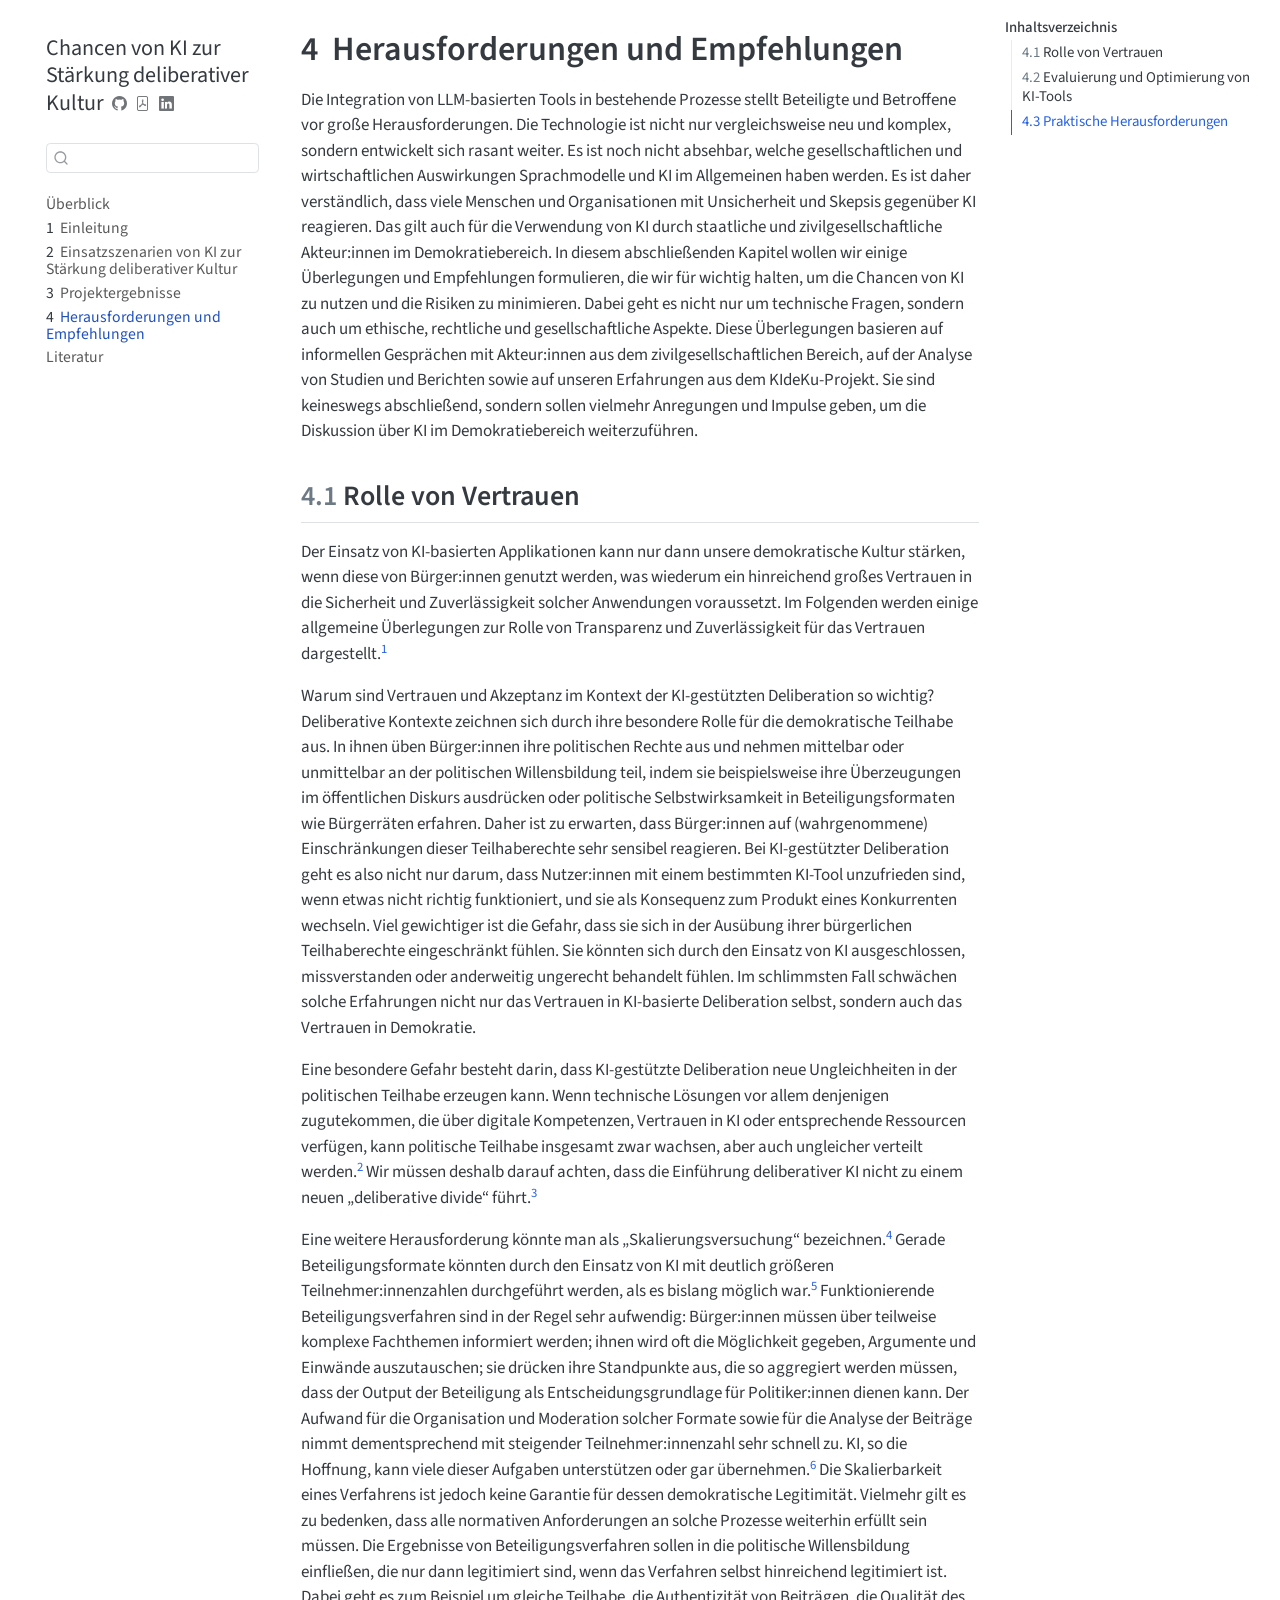
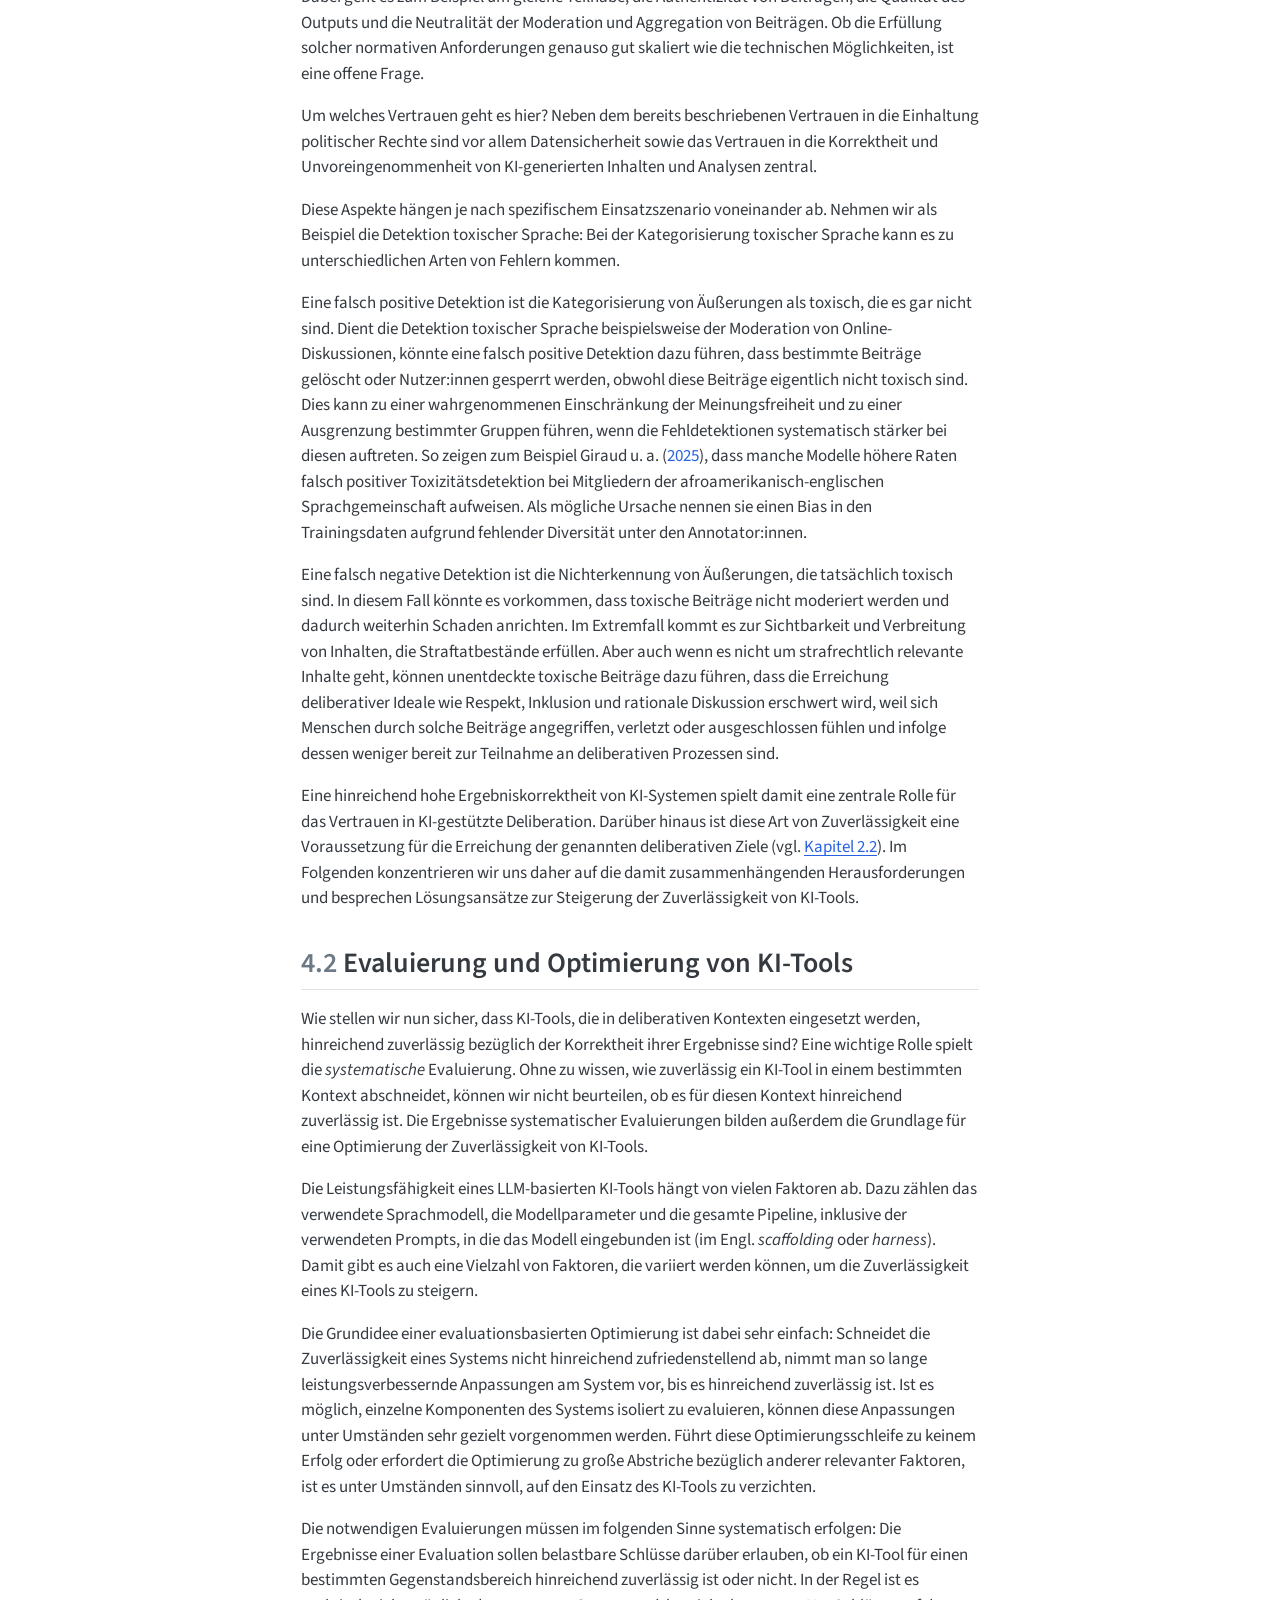
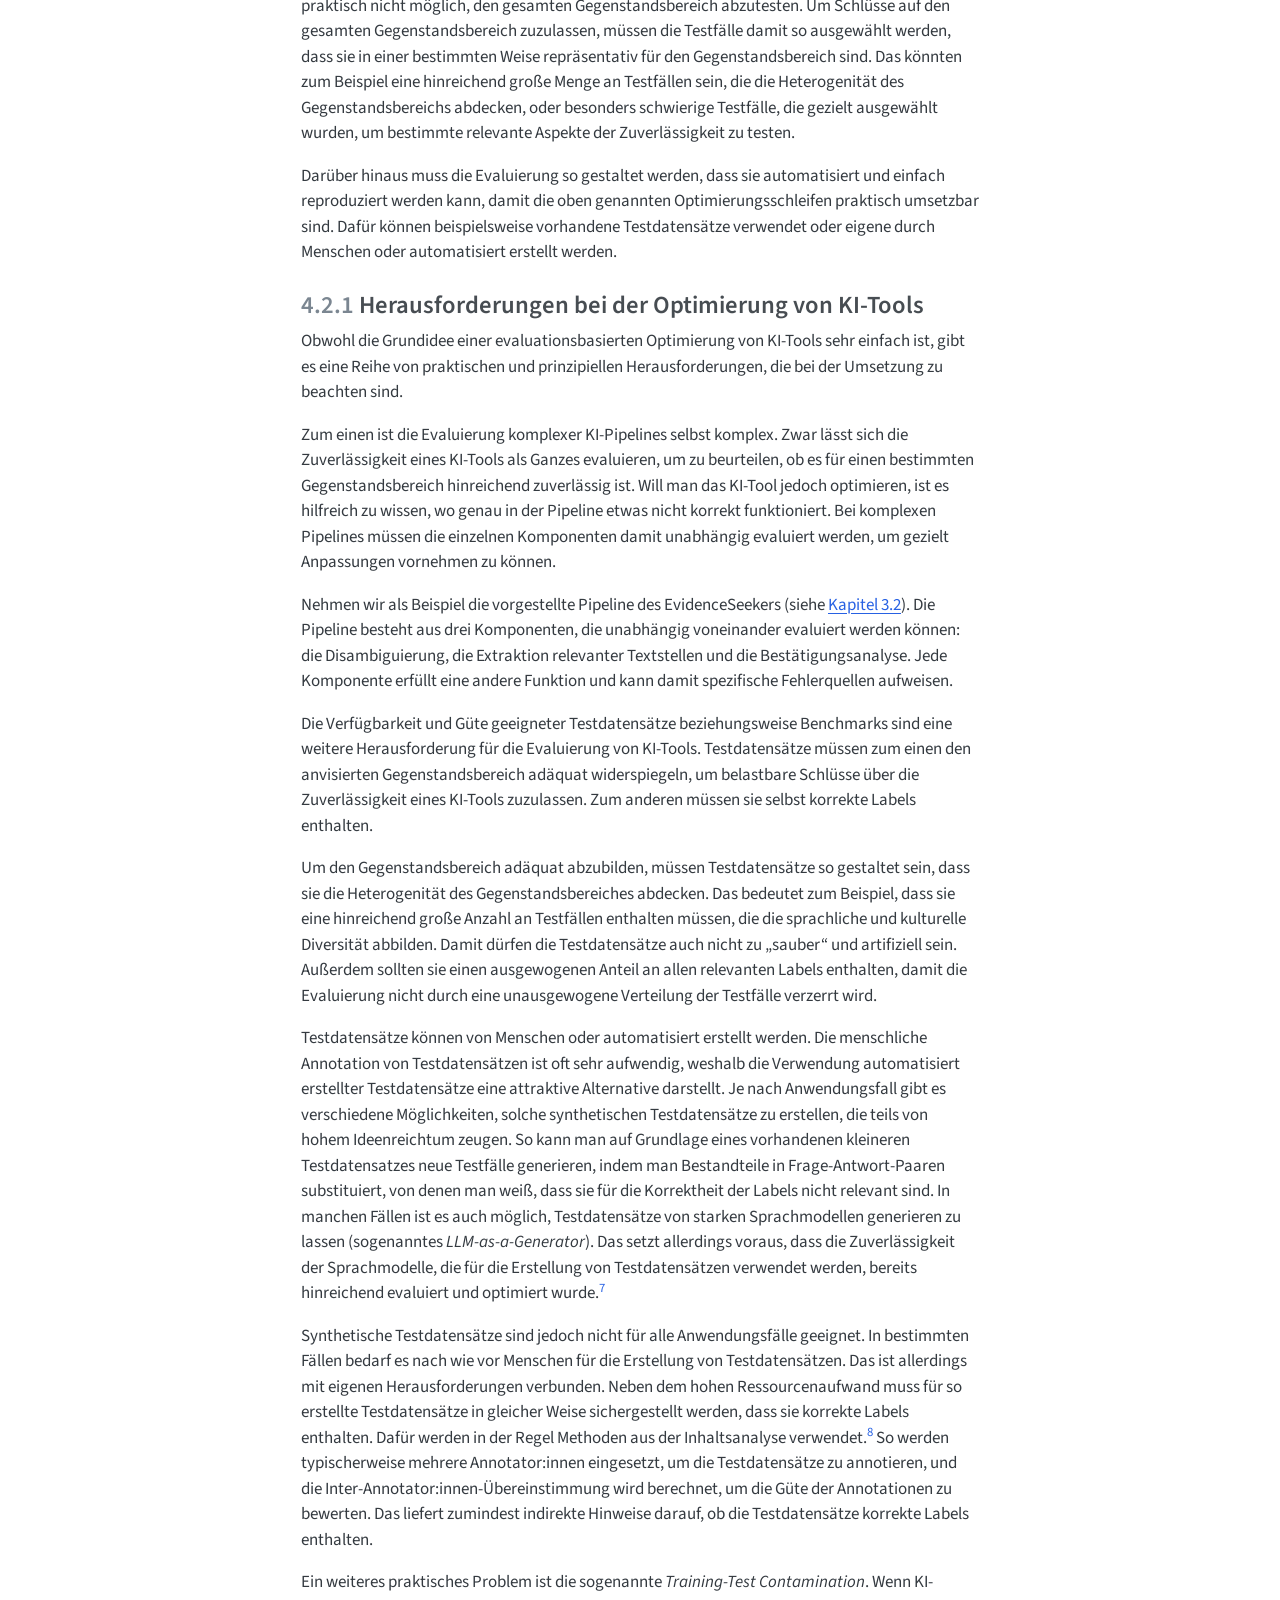
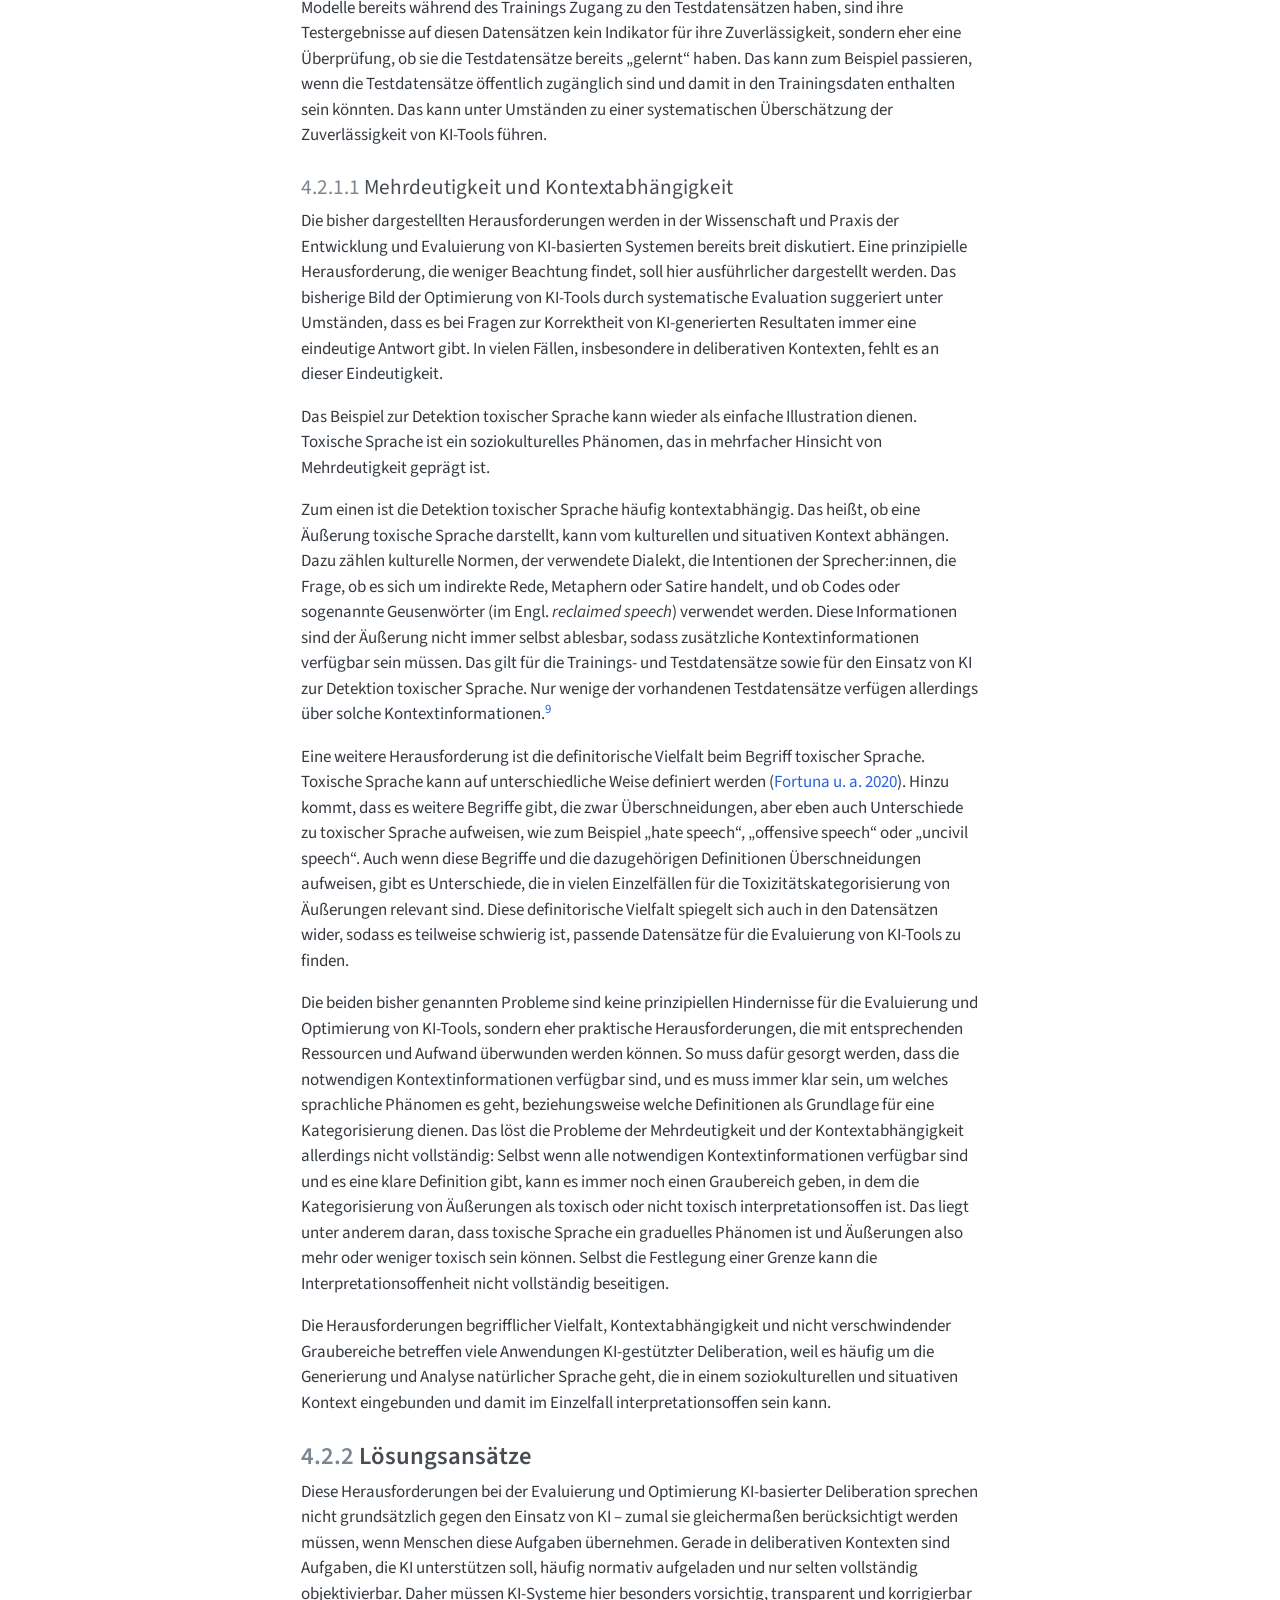
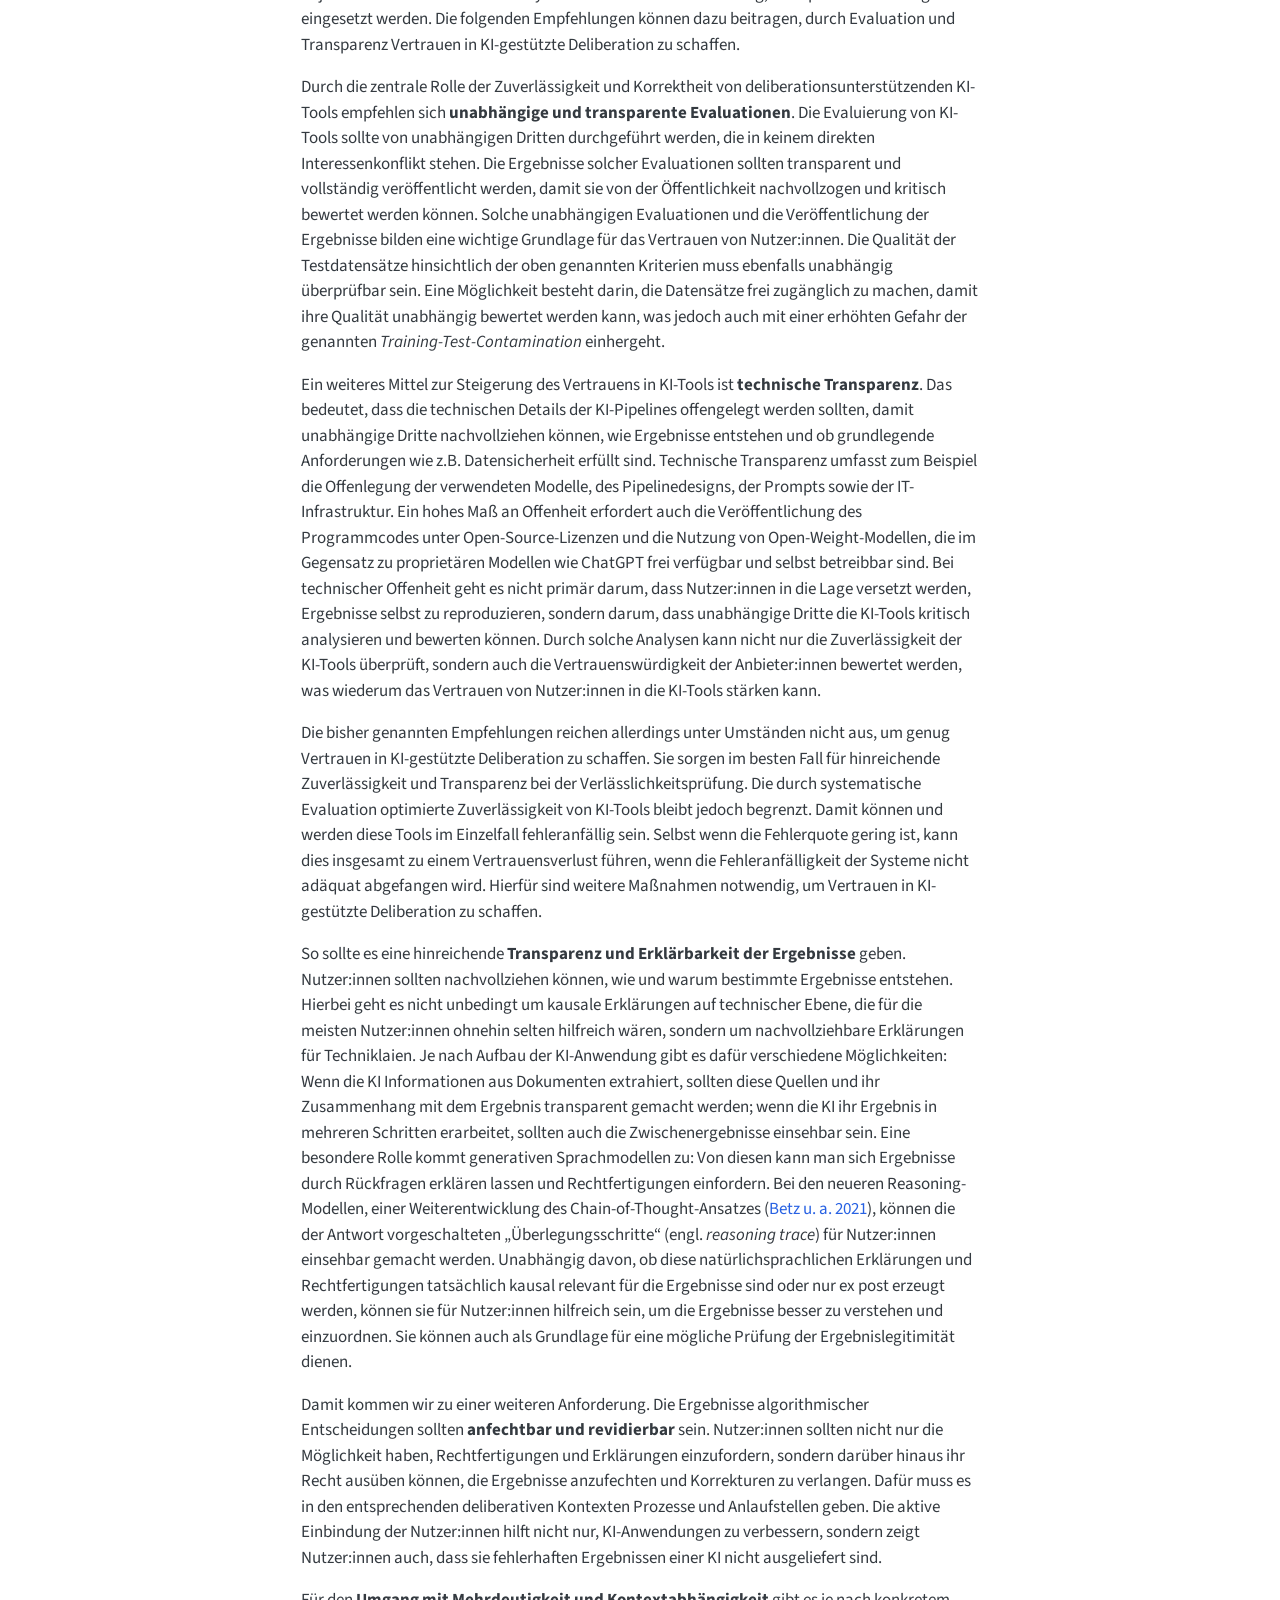
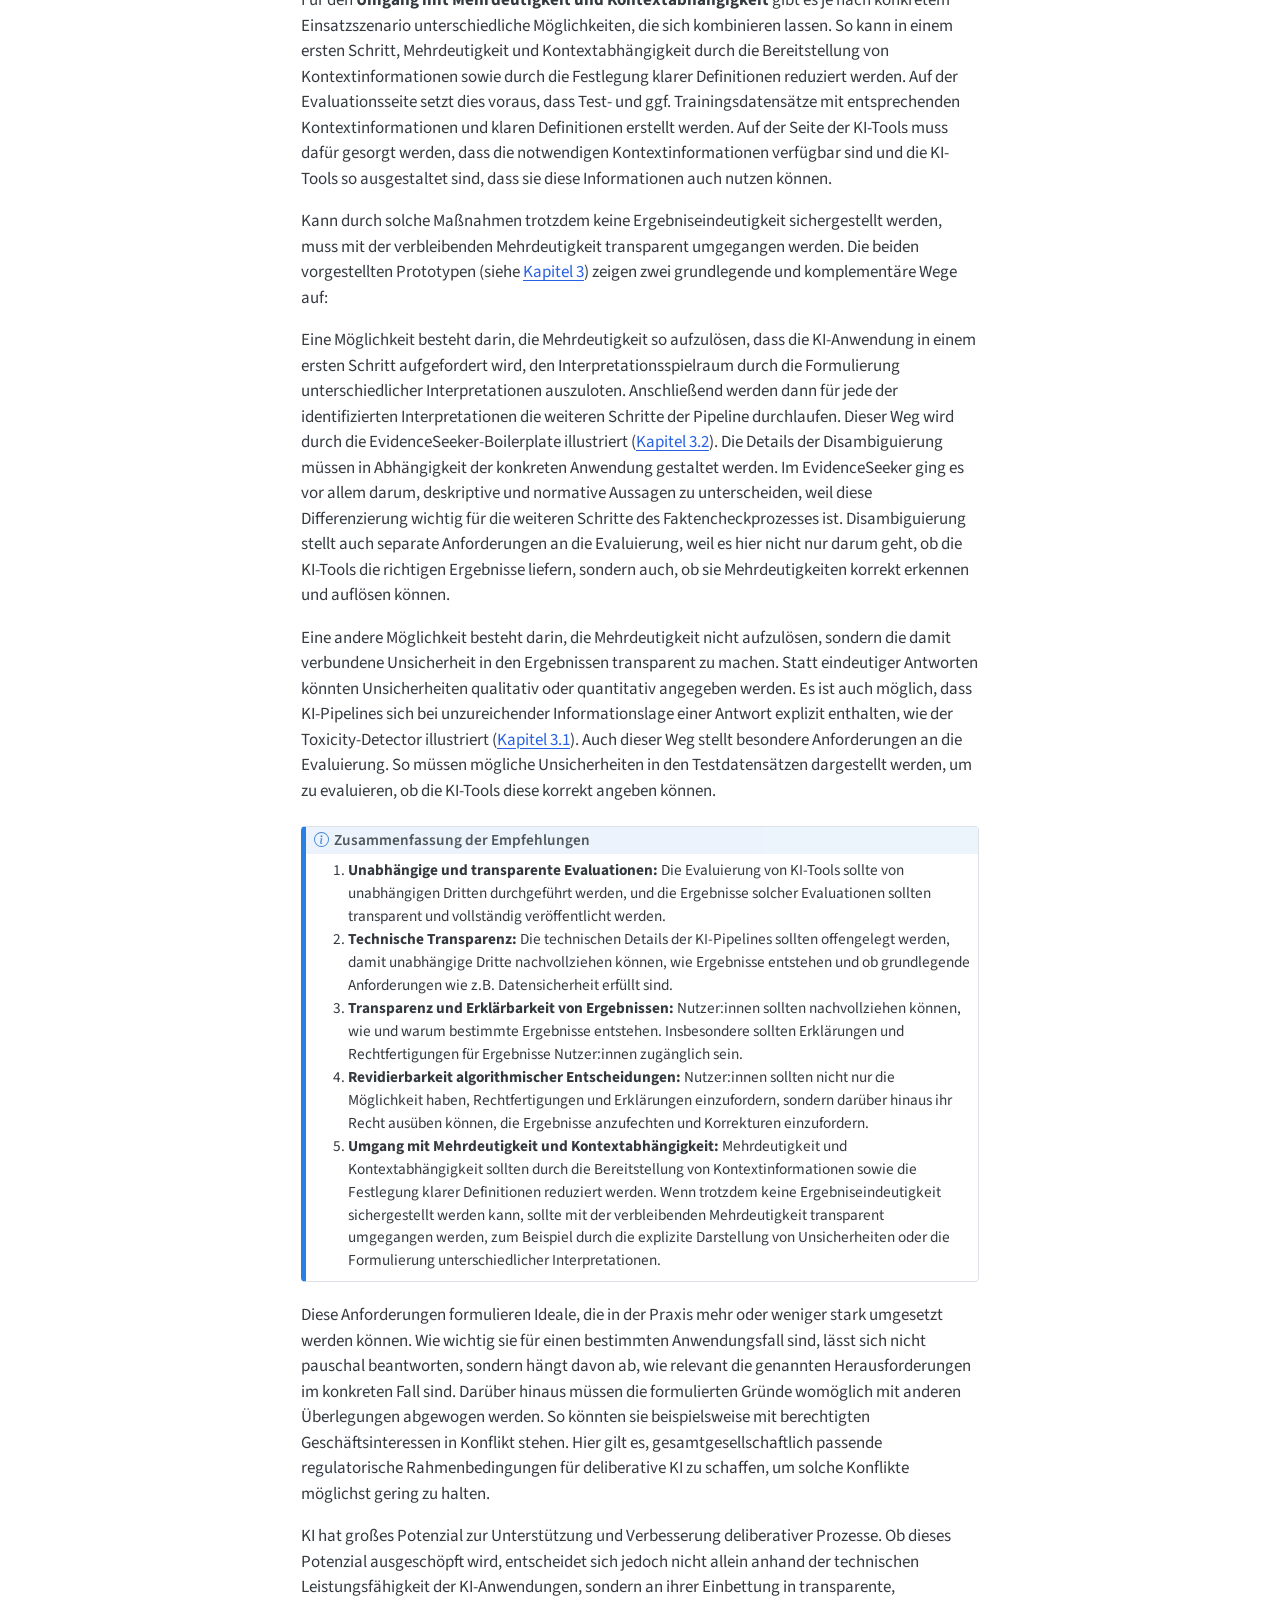
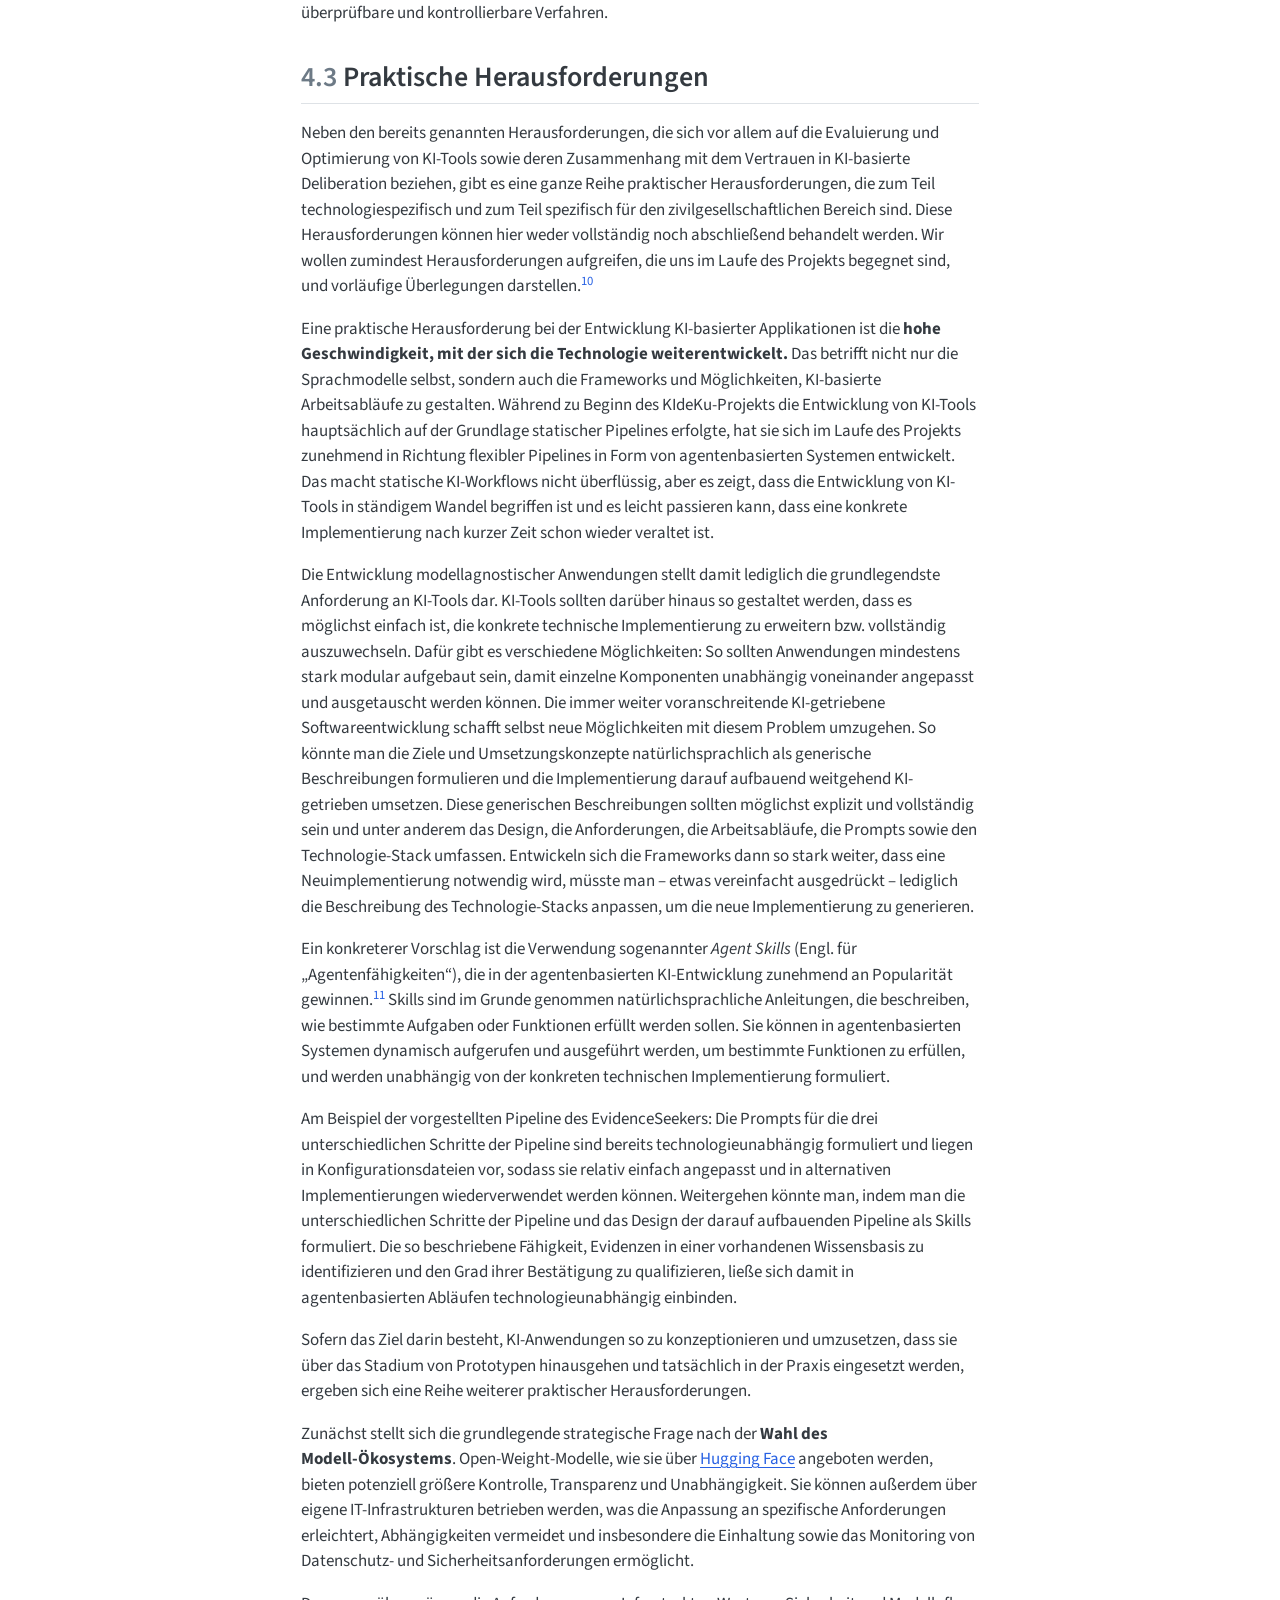
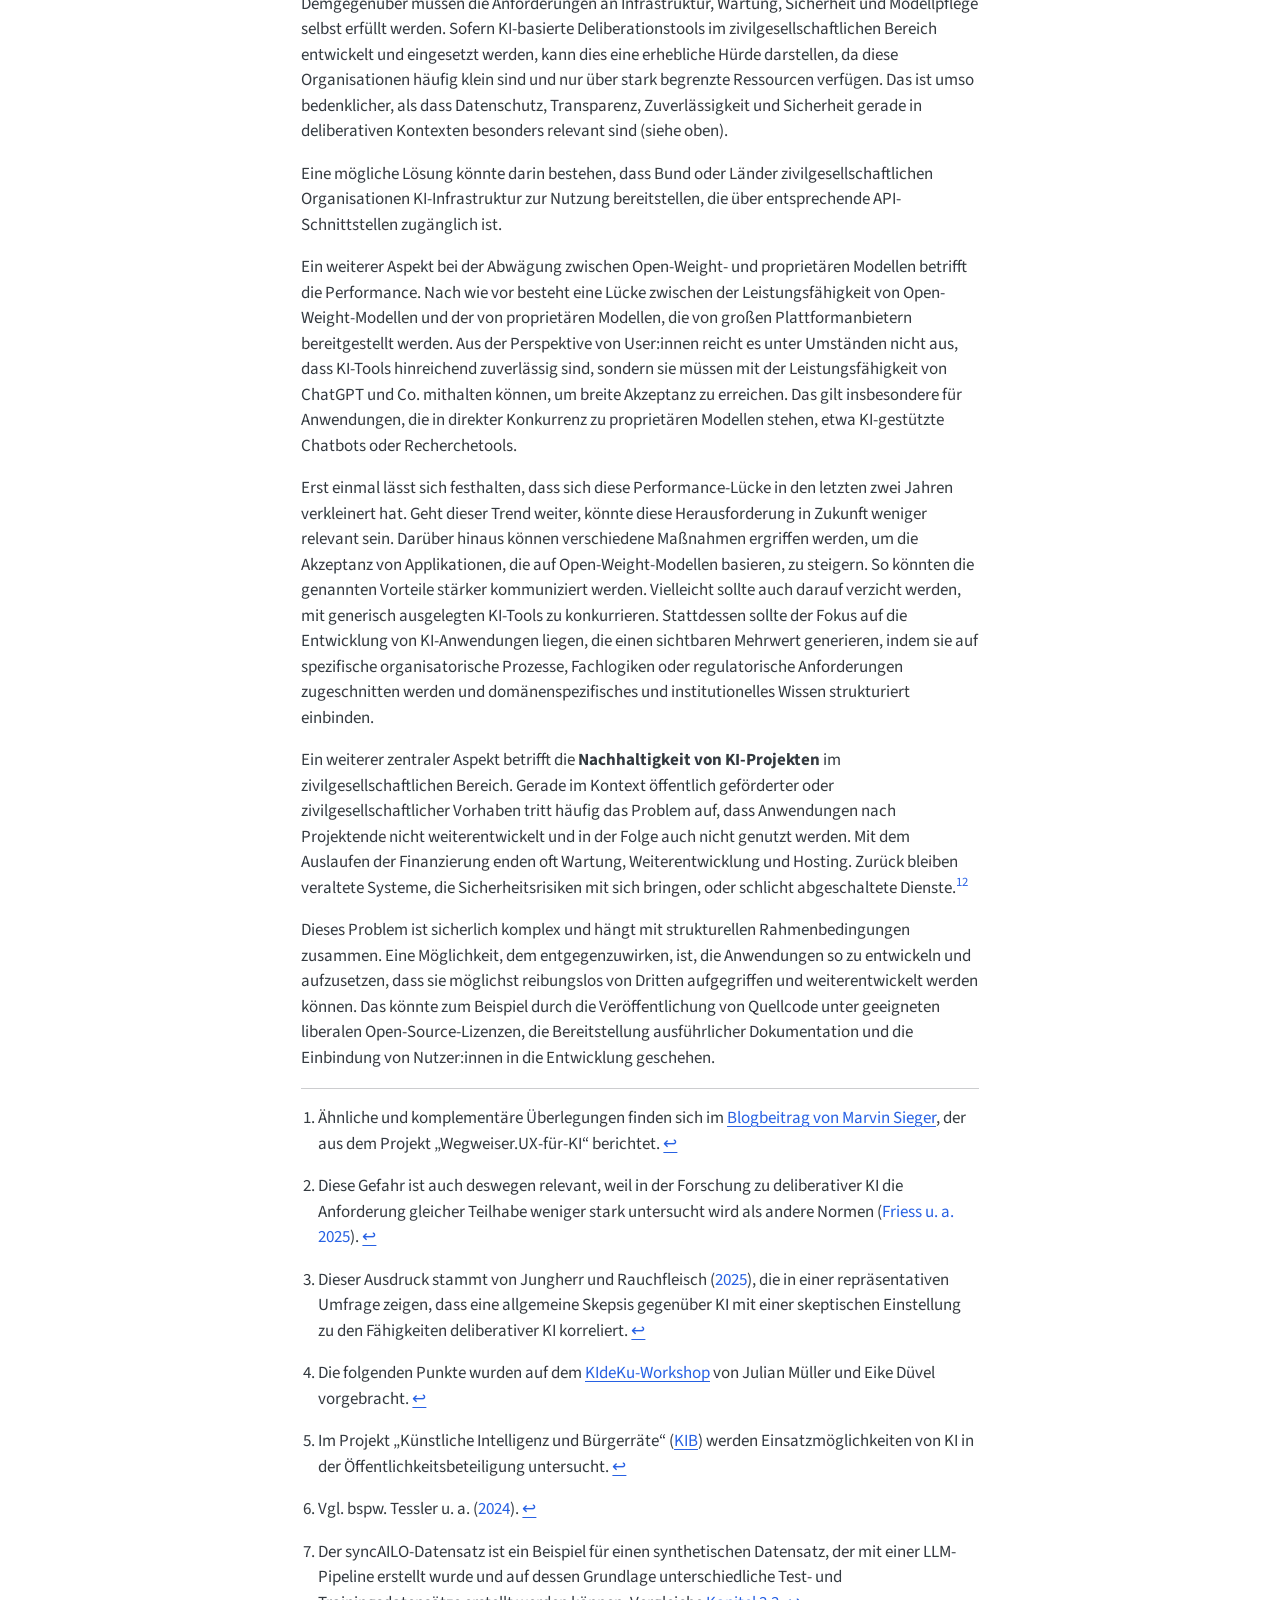
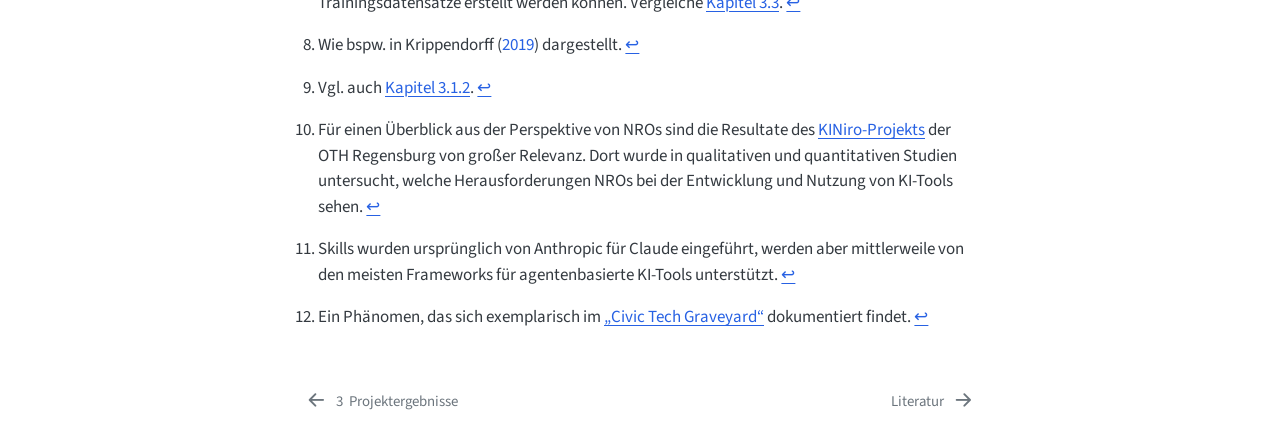
<file: docs/empfehlungen.html>
<!DOCTYPE html>
<html xmlns="http://www.w3.org/1999/xhtml" lang="de" xml:lang="de"><head>

<meta charset="utf-8">
<meta name="generator" content="quarto-1.9.36">

<meta name="viewport" content="width=device-width, initial-scale=1.0, user-scalable=yes">

<meta name="description" content="Diese Seite dokumentiert die Ergebnisse des KIdeKu-Projekts, das untersuchte, wie generative Sprachmodelle zur Stärkung deliberativer Demokratie eingesetzt werden können. Er systematisiert Einsatzszenarien, stellt die entwickelten Open-Source-Prototypen vor und formuliert Empfehlungen für den verantwortungsvollen KI-Einsatz in deliberativen Kontexten.">

<title>4&nbsp; Herausforderungen und Empfehlungen – Chancen von KI zur Stärkung deliberativer Kultur</title>
<style>
/* Default styles provided by pandoc.
** See https://pandoc.org/MANUAL.html#variables-for-html for config info.
*/
code{white-space: pre-wrap;}
span.smallcaps{font-variant: small-caps;}
div.columns{display: flex; gap: min(4vw, 1.5em);}
div.column{flex: auto; overflow-x: auto;}
div.hanging-indent{margin-left: 1.5em; text-indent: -1.5em;}
ul.task-list{list-style: none;}
ul.task-list li input[type="checkbox"] {
  width: 0.8em;
  margin: 0 0.8em 0.2em -1em; /* quarto-specific, see https://github.com/quarto-dev/quarto-cli/issues/4556 */ 
  vertical-align: middle;
}
/* CSS for citations */
div.csl-bib-body { }
div.csl-entry {
  clear: both;
}
.hanging-indent div.csl-entry {
  margin-left:2em;
  text-indent:-2em;
}
div.csl-left-margin {
  min-width:2em;
  float:left;
}
div.csl-right-inline {
  margin-left:2em;
  padding-left:1em;
}
div.csl-indent {
  margin-left: 2em;
}</style>


<script src="site_libs/quarto-nav/quarto-nav.js"></script>
<script src="site_libs/quarto-nav/headroom.min.js"></script>
<script src="site_libs/clipboard/clipboard.min.js"></script>
<script src="site_libs/quarto-search/autocomplete.umd.js"></script>
<script src="site_libs/quarto-search/fuse.min.js"></script>
<script src="site_libs/quarto-search/quarto-search.js"></script>
<meta name="quarto:offset" content="./">
<link href="./references.html" rel="next">
<link href="./projektergebnisse.html" rel="prev">
<script src="site_libs/quarto-html/quarto.js" type="module"></script>
<script src="site_libs/quarto-html/tabsets/tabsets.js" type="module"></script>
<script src="site_libs/quarto-html/popper.min.js"></script>
<script src="site_libs/quarto-html/tippy.umd.min.js"></script>
<script src="site_libs/quarto-html/anchor.min.js"></script>
<link href="site_libs/quarto-html/tippy.css" rel="stylesheet">
<link href="site_libs/quarto-html/quarto-syntax-highlighting-845c23b38eaddc0f92fda52bfe77a8c8.css" rel="stylesheet" id="quarto-text-highlighting-styles">
<script src="site_libs/bootstrap/bootstrap.min.js"></script>
<link href="site_libs/bootstrap/bootstrap-icons.css" rel="stylesheet">
<link href="site_libs/bootstrap/bootstrap-9e3e5b9121e68b3f077afb32f2c64d95.min.css" rel="stylesheet" append-hash="true" id="quarto-bootstrap" data-mode="light">
<script id="quarto-search-options" type="application/json">{
  "location": "sidebar",
  "copy-button": false,
  "collapse-after": 3,
  "panel-placement": "start",
  "type": "textbox",
  "limit": 50,
  "keyboard-shortcut": [
    "f",
    "/",
    "s"
  ],
  "show-item-context": false,
  "language": {
    "search-no-results-text": "Keine Treffer",
    "search-matching-documents-text": "Treffer",
    "search-copy-link-title": "Link in die Suche kopieren",
    "search-hide-matches-text": "Zusätzliche Treffer verbergen",
    "search-more-match-text": "weitere Treffer in diesem Dokument",
    "search-more-matches-text": "weitere Treffer in diesem Dokument",
    "search-clear-button-title": "Zurücksetzen",
    "search-text-placeholder": "",
    "search-detached-cancel-button-title": "Abbrechen",
    "search-submit-button-title": "Abschicken",
    "search-label": "Suchen"
  }
}</script>
<meta name="citation_pdf_url" content="https://debatelab.github.io/kideku-report/Chancen-von-KI-zur-Stärkung-deliberativer-Kultur.pdf">


<link rel="stylesheet" href="custom.css">
<meta property="og:title" content="4&nbsp; Herausforderungen und Empfehlungen – Chancen von KI zur Stärkung deliberativer Kultur">
<meta property="og:description" content="Diese Seite dokumentiert die Ergebnisse des KIdeKu-Projekts, das untersuchte, wie generative Sprachmodelle zur Stärkung deliberativer Demokratie eingesetzt werden können. Er systematisiert Einsatzszenarien, stellt die entwickelten Open-Source-Prototypen vor und formuliert Empfehlungen für den verantwortungsvollen KI-Einsatz in deliberativen Kontexten.">
<meta property="og:image" content="https://debatelab.github.io/kideku-report/figures/featured.png">
<meta property="og:site_name" content="Chancen von KI zur Stärkung deliberativer Kultur">
<meta property="og:image:height" content="988">
<meta property="og:image:width" content="1101">
<meta name="twitter:title" content="4&nbsp; Herausforderungen und Empfehlungen – Chancen von KI zur Stärkung deliberativer Kultur">
<meta name="twitter:description" content="Diese Seite dokumentiert die Ergebnisse des KIdeKu-Projekts, das untersuchte, wie generative Sprachmodelle zur Stärkung deliberativer Demokratie eingesetzt werden können. Er systematisiert Einsatzszenarien, stellt die entwickelten Open-Source-Prototypen vor und formuliert Empfehlungen für den verantwortungsvollen KI-Einsatz in deliberativen Kontexten.">
<meta name="twitter:image" content="https://debatelab.github.io/kideku-report/figures/featured.png">
<meta name="twitter:image-height" content="988">
<meta name="twitter:image-width" content="1101">
<meta name="twitter:card" content="summary_large_image">
<meta name="citation_title" content="Chancen von KI zur Stärkung deliberativer Kultur">
<meta name="citation_abstract" content="Diese Seite dokumentiert die Ergebnisse des KIdeKu-Projekts, das untersuchte, wie generative Sprachmodelle zur Stärkung deliberativer Demokratie eingesetzt werden können. Er systematisiert Einsatzszenarien, stellt die entwickelten Open-Source-Prototypen vor und formuliert Empfehlungen für den verantwortungsvollen KI-Einsatz in deliberativen Kontexten.
">
<meta name="citation_author" content="Sebastian Cacean">
<meta name="citation_publication_date" content="2026-05-11">
<meta name="citation_cover_date" content="2026-05-11">
<meta name="citation_year" content="2026">
<meta name="citation_fulltext_html_url" content="https://debatelab.github.io/kideku-report/">
<meta name="citation_doi" content="10.5445/IR/1000193096">
<meta name="citation_language" content="de">
<meta name="citation_technical_report_institution" content="Karlsruher Institut für Technologie (KIT)">
<meta name="citation_technical_report_number" content="v1.0">
<meta name="citation_reference" content="citation_title=Hate Speech Detection Using Large Language Models: A Comprehensive Review;,citation_abstract=The widespread use of social media and other online platforms has facilitated unprecedented communication and information exchange. However, it has also led to the spread of hate speech and poses serious challenges to societal harmony as well as individual well-being. Traditional methods for detecting hate speech, such as keyword matching, rule-based systems, and machine learning algorithms, often struggle to capture the subtle and context-dependent nature of hateful content. This paper provides a comprehensive review of the application of large language models (LLMs) like GPT-3, BERT, and their successors in hate speech detection. We analyze the evolution of LLMs in natural language processing and examine their strengths and limitations in identifying hate speech. Additionally, we address the significant challenges and explore how LLMs method can affect the accuracy and fairness of hate speech detection systems. By synthesizing recent research, this review aims to offer a holistic understanding of the current state-of-the-art methods in hate speech detection utilizing LLMs and to suggest directions for future research that could enhance the efficacy and equity of these systems.;,citation_author=Aish Albladi;,citation_author=Minarul Islam;,citation_author=Amit Das;,citation_author=Maryam Bigonah;,citation_author=Zheng Zhang;,citation_author=Fatemeh Jamshidi;,citation_author=Mostafa Rahgouy;,citation_author=Nilanjana Raychawdhary;,citation_author=Daniela Marghitu;,citation_author=Cheryl Seals;,citation_publication_date=2025;,citation_cover_date=2025;,citation_year=2025;,citation_doi=10.1109/ACCESS.2025.3532397;,citation_issn=2169-3536;,citation_volume=13;,citation_journal_title=IEEE Access;">
<meta name="citation_reference" content="citation_title=Leveraging AI for democratic discourse: Chat interventions can improve online political conversations at scale;,citation_abstract=We develop an AI chat assistant that makes real-time, evidence-based suggestions for messages in divisive online political conversations. In a randomized controlled trial, we show that when one participant in a conversation had access to this assistant, it increased their partner’s reported quality of conversation and both participants’ willingness to grant political opponents space to express and advocate their views in the public sphere. Participants had the ability to accept, modify, or ignore the AI chat assistant’s recommendations. Notably, participants’ policy positions were unchanged by the intervention. Though many are rightly concerned about the role of AI sowing social division, our findings suggest it can do the opposite—improve political conversations without manipulating participants’ views. Political discourse is the soul of democracy, but misunderstanding and conflict can fester in divisive conversations. The widespread shift to online discourse exacerbates many of these problems and corrodes the capacity of diverse societies to cooperate in solving social problems. Scholars and civil society groups promote interventions that make conversations less divisive or more productive, but scaling these efforts to online discourse is challenging. We conduct a large-scale experiment that demonstrates how online conversations about divisive topics can be improved with AI tools. Specifically, we employ a large language model to make real-time, evidence-based recommendations intended to improve participants’ perception of feeling understood. These interventions improve reported conversation quality, promote democratic reciprocity, and improve the tone, without systematically changing the content of the conversation or moving people’s policy attitudes.;,citation_author=Lisa P. Argyle;,citation_author=Christopher A. Bail;,citation_author=Ethan C. Busby;,citation_author=Joshua R. Gubler;,citation_author=Thomas Howe;,citation_author=Christopher Rytting;,citation_author=Taylor Sorensen;,citation_author=David Wingate;,citation_publication_date=2023;,citation_cover_date=2023;,citation_year=2023;,citation_issue=41;,citation_doi=10.1073/pnas.2311627120;,citation_volume=120;,citation_journal_title=Proceedings of the National Academy of Sciences;">
<meta name="citation_reference" content="citation_title=Disentangling Diversity in Deliberative Democracy: Competing Theories, Their Blind Spots and Complementarities*;,citation_author=André Bächtiger;,citation_author=Simon Niemeyer;,citation_author=Michael Neblo;,citation_author=Marco R. Steenbergen;,citation_author=Jürg Steiner;,citation_publication_date=2010;,citation_cover_date=2010;,citation_year=2010;,citation_issue=1;,citation_doi=10.1111/j.1467-9760.2009.00342.x;,citation_issn=1467-9760;,citation_volume=18;,citation_language=en-US;,citation_journal_title=Journal of Political Philosophy;">
<meta name="citation_reference" content="citation_title=Supersharers of fake news on Twitter;,citation_abstract=Governments may have the capacity to flood social media with fake news, but little is known about the use of flooding by ordinary voters. In this work, we identify 2107 registered US voters who account for 80% of the fake news shared on Twitter during the 2020 US presidential election by an entire panel of 664,391 voters. We found that supersharers were important members of the network, reaching a sizable 5.2% of registered voters on the platform. Supersharers had a significant overrepresentation of women, older adults, and registered Republicans. Supersharers’ massive volume did not seem automated but was rather generated through manual and persistent retweeting. These findings highlight a vulnerability of social media for democracy, where a small group of people distort the political reality for many.;,citation_author=Sahar Baribi-Bartov;,citation_author=Briony Swire-Thompson;,citation_author=Nir Grinberg;,citation_publication_date=2024-05;,citation_cover_date=2024-05;,citation_year=2024;,citation_issue=6699;,citation_doi=10.1126/science.adl4435;,citation_volume=384;,citation_journal_title=Science;,citation_publisher=American Association for the Advancement of Science;">
<meta name="citation_reference" content="citation_title=Comparative Survey of German Hate Speech Datasets: Background, Characteristics and Biases;,citation_abstract=The large fraction of hate speech and other offensive and objectionable content online poses a vast challenge to societies. Offensive language such as insulting, hurtful, derogatory, or obscene content directed from one person to another and open to others undermines objective discussions. Hate speech detection quality depends on the datasets available for training. Potential bias needs to be identified in order to increase the generalization performance of the trained classifiers. This article gives an overview on nine German hate speech datasets. We apply a framework from the literature to gain insights into potential bias. Using different methods, our analysis shows that there are various topics in the different datasets. The results are shown and compared for LSI, Topic models, Mutual Information and Shapley values.;,citation_author=Markus Bertram;,citation_author=Johannes Schäfer;,citation_author=Thomas Mandl;,citation_publication_date=2023-10;,citation_cover_date=2023-10;,citation_year=2023;,citation_conference_title=CEUR Workshop Proceedings;">
<meta name="citation_reference" content="citation_title=Ethical Aspects of Climate Engineering;,citation_author=Gregor Betz;,citation_author=Sebastian Cacean;,citation_publication_date=2012;,citation_cover_date=2012;,citation_year=2012;">
<meta name="citation_reference" content="citation_title=Thinking aloud: Dynamic context generation improves zero-shot reasoning performance of GPT-2;,citation_author=Gregor Betz;,citation_author=Kyle Richardson;,citation_author=Christian Voigt;,citation_publication_date=2021;,citation_cover_date=2021;,citation_year=2021;,citation_fulltext_html_url=https://arxiv.org/abs/2103.13033;,citation_journal_title=arXiv preprint arXiv:2103.13033;">
<meta name="citation_reference" content="citation_title=Lauter Hass - leiser Rückzug: wie Hass im Netz den demokratischen Diskurs bedroht: Ergebnisse einer repräsentativen Befragung;,citation_editor=Jutta Brennauer;,citation_editor=Valentin Dander;,citation_editor=Corinna Dolezalek;,citation_editor=Kompetenznetzwerk gegen Hass im Netz;,citation_publication_date=2024;,citation_cover_date=2024;,citation_year=2024;,citation_isbn=978-3-00-078034-9;,citation_language=de-DE;">
<meta name="citation_reference" content="citation_title=Can LLM-generated misinformation be detected?;,citation_author=Canyu Chen;,citation_author=Kai Shu;,citation_publication_date=2024;,citation_cover_date=2024;,citation_year=2024;">
<meta name="citation_reference" content="citation_title=Deliberation and democratic legitimacy;,citation_author=Joshua Cohen;,citation_publication_date=2005;,citation_cover_date=2005;,citation_year=2005;,citation_inbook_title=Debates in contemporary political philosophy;">
<meta name="citation_reference" content="citation_title=What Is Disinformation?;,citation_abstract=Prototypical instances of disinformation include deceptive advertising (in business and in politics), government propaganda, doctored photographs, forged documents, fake maps, internet frauds, fake websites, and manipulated Wikipedia entries. Disinformation can cause significant harm if people are misled by it. In order to address this critical threat to information quality, we first need to understand exactly what disinformation is. This paper surveys the various analyses of this concept that have been proposed by information scientists and philosophers (most notably, Luciano Floridi). It argues that these analyses are either too broad (that is, that they include things that are not disinformation), or too narrow (they exclude things that are disinformation), or both. Indeed, several of these analyses exclude important forms of disinformation, such as true disinformation, visual disinformation, side-effect disinformation, and adaptive disinformation. After considering the shortcomings of these analyses, the paper argues that disinformation is misleading information that has the function of misleading. Finally, in addition to responding to Floridi’s claim that such a precise analysis of disinformation is not necessary, it briefly discusses how this analysis can help us develop techniques for detecting disinformation and policies for deterring its spread.;,citation_author=Don Fallis;,citation_publication_date=2015;,citation_cover_date=2015;,citation_year=2015;,citation_issue=3;,citation_issn=1559-0682;,citation_volume=63;,citation_journal_title=Library Trends;,citation_publisher=Johns Hopkins University Press;">
<meta name="citation_reference" content="citation_title=A Survey on Automatic Detection of Hate Speech in Text;,citation_abstract=The scientific study of hate speech, from a computer science point of view, is recent. This survey organizes and describes the current state of the field, providing a structured overview of previous approaches, including core algorithms, methods, and main features used. This work also discusses the complexity of the concept of hate speech, defined in many platforms and contexts, and provides a unifying definition. This area has an unquestionable potential for societal impact, particularly in online communities and digital media platforms. The development and systematization of shared resources, such as guidelines, annotated datasets in multiple languages, and algorithms, is a crucial step in advancing the automatic detection of hate speech.;,citation_author=Paula Fortuna;,citation_author=Sérgio Nunes;,citation_publication_date=2018-07;,citation_cover_date=2018-07;,citation_year=2018;,citation_issue=4;,citation_doi=10.1145/3232676;,citation_issn=0360-0300;,citation_volume=51;,citation_journal_title=ACM Comput. Surv.;">
<meta name="citation_reference" content="citation_title=Toxic, hateful, offensive or abusive? What are we really classifying? An empirical analysis of hate speech datasets;,citation_abstract=The field of the automatic detection of hate speech and related concepts has raised a lot of interest in the last years. Different datasets were annotated and classified by means of applying different machine learning algorithms. However, few efforts were done in order to clarify the applied categories and homogenize different datasets. Our study takes up this demand. We analyze six different publicly available datasets in this field with respect to their similarity and compatibility. We conduct two different experiments. First, we try to make the datasets compatible and represent the dataset classes as Fast Text word vectors analyzing the similarity between different classes in a intra and inter dataset manner. Second, we submit the chosen datasets to the Perspective API Toxicity classifier, achieving different performances depending on the categories and datasets. One of the main conclusions of these experiments is that many different definitions are being used for equivalent concepts, which makes most of the publicly available datasets incompatible. Grounded in our analysis, we provide guidelines for future dataset collection and annotation.;,citation_author=Paula Fortuna;,citation_author=Juan Soler;,citation_author=Leo Wanner;,citation_editor=Nicoletta Calzolari;,citation_editor=Frédéric Béchet;,citation_editor=Philippe Blache;,citation_editor=Khalid Choukri;,citation_editor=Christopher Cieri;,citation_editor=Thierry Declerck;,citation_editor=Sara Goggi;,citation_editor=Hitoshi Isahara;,citation_editor=Bente Maegaard;,citation_editor=Joseph Mariani;,citation_editor=Hélène Mazo;,citation_editor=Asuncion Moreno;,citation_editor=Jan Odijk;,citation_editor=Stelios Piperidis;,citation_publication_date=2020-05;,citation_cover_date=2020-05;,citation_year=2020;,citation_isbn=979-10-95546-34-4;,citation_language=en-US;,citation_conference_title=Proceedings of the twelfth language resources and evaluation conference;,citation_conference=European Language Resources Association;">
<meta name="citation_reference" content="citation_title=Argumentkartierung von politischen Debatten: Identifikation von Zielkonflikten und Lösungsstrategien in transdisziplinären Forschungsprojekten;,citation_abstract=Es ist eine Herausforderung und häufig noch eine methodische Leerstelle in Beteiligungsprozessen, wie unterschiedliches Wissen zusammengeführt und der Stand der Diskussion aufgearbeitet und geteilt werden kann. In diesem Paper zeigen wir auf, wie die Methode der Argumentationskartierung dazu genutzt werden kann, in einem transdisziplinären Forschungsprojekt Zielkonflikte und Lösungsstrategien zu identifizieren. Im Rahmen des Forschungsprojektes &amp;amp;amp;quot;Dezentrale Energiewende zwischen sozialer Gerechtigkeit, Systemkosten und Umweltschutz - Zielkonflikte und Lösungsstrategien&amp;quot; (Kurztitel DEZ-ZIELKONFLIKTE) wurde zur Aufarbeitung der Debatte, inwiefern eine dezentrale Energiewende erstrebenswert ist, die Methode der Argumentkartierung angewendet und soll in diesem Papier als Case-Study dienen. Die Case-Sudy zeigt, dass Argumentationslandkarten einen möglichst umfänglichen und geordneten Überblick über eine Debatte geben und damit die Brennpunkte der Debatte sichtbar machen, so dass Lösungsstrategien und wohlinformierte Entscheidungen erarbeitet werden können.;,citation_author=David Frank;,citation_author=Viktoria Scheidler;,citation_author=Eva Schmid;,citation_publication_date=2024;,citation_cover_date=2024;,citation_year=2024;,citation_language=de-DE;,citation_technical_report_institution=WZB Discussion Paper;,citation_technical_report_number=SP III 2024-601;">
<meta name="citation_reference" content="citation_title=AI and Deliberation: Normative Ideals in the Light of Current AI Research - A Review;,citation_abstract=This paper reviews current research on artificial intelligence (AI) in the context of online discussions, using deliberative norms as a theoretical framework. Focusing on deliberative dimensions of civility, equality, rationality, and reciprocity, the study examines 171 articles, finding that most AI research to date emphasizes enhancing rationality and civility in online discourse. Techniques such as argument mining and hate speech detection are commonly employed to improve discussion quality, fostering more structured and respectful communication. However, efforts to address equality and reciprocity—the foundational principles of democratic discourse—remain sparse. For example, while AI excels at detecting incivility and structuring complex arguments, it struggles to ensure balanced participation or reciprocal engagement among diverse users. This imbalance highlights critical gaps in the application of AI for fostering equitable and inclusive dialogue. The paper argues that current approaches often lack grounding in normative democratic standards, limiting their ability to promote genuine deliberation. By incorporating deliberative principles into AI design, researchers and practitioners can create tools that support democratic ideals, mitigating biases and amplifying underrepresented voices. Ultimately, this review provides a roadmap for leveraging AI to enhance civility, rationality, equality, and reciprocity in online discussions, paving the way for more inclusive and responsive digital public spheres.;,citation_author=Dennis Friess;,citation_author=Carina Weinmann;,citation_author=Mira Warné;,citation_publication_date=2025-12;,citation_cover_date=2025-12;,citation_year=2025;,citation_issue=1;,citation_doi=10.16997/jdd.1805;,citation_issn=2634-0488;,citation_volume=21;,citation_language=en-US;,citation_journal_title=Journal of Deliberative Democracy;,citation_publisher=University of Westminster Press;">
<meta name="citation_reference" content="citation_title=A Systematic Review of Online Deliberation Research;,citation_abstract=This article takes stock of the growing field of online deliberation research. Our review of the theoretical and empirical findings is guided by a framework encompassing the three relevant components of deliberation: the institutional design that enables and fosters deliberation (institutional input: “design”), the quality of the communication process (communicative throughput: “process”), and the expected results of deliberation (productive outcome: “results”). Our findings show that scholarly attention is unevenly distributed across the different components of the framework. Most research has focused on the quality of the online discussion (process). A fair amount of research has focused on the institutional conditions fostering deliberation (design), while the outcomes of online deliberation processes (results) have mostly been neglected. This picture is repeated in terms of the causal relations between design, process, and results of deliberation: Most studies have dealt with the effects of the platform design on the degree of deliberation (design-process). Much less is known about how the process of deliberation shapes the outcomes of deliberation (process-results). Studies investigating all three aspects of deliberation and their causal links (design-process-results) are particularly rare.;,citation_author=Dennis Friess;,citation_author=Christiane Eilders;,citation_publication_date=2015;,citation_cover_date=2015;,citation_year=2015;,citation_issue=3;,citation_doi=10.1002/poi3.95;,citation_issn=1944-2866;,citation_volume=7;,citation_language=en-US;,citation_journal_title=Policy &amp;amp;amp; Internet;">
<meta name="citation_reference" content="citation_title=Deliberative and non-deliberative persuasion: Mechanisms of opinion formation in EuroPolis;,citation_abstract=From a normative vantage point, post-deliberative opinions should be linked to the quality of arguments presented during discussion. Yet, there is a dearth of research testing this claim. Our study makes a first attempt to overcome this deficiency. By analyzing a European deliberative poll on third country migration, we explore whether statements backed by reason affect opinions, which we term deliberative persuasion. We contrast deliberative persuasion to non-deliberative persuasion, whereby we explore whether the most frequently repeated position influences opinions. We find that with regard to regularization of irregular immigrants, deliberative persuasion took place. In the context of European involvement in immigration affairs, however, opinions are driven by the most frequently repeated position rather than by the quality of argumentation.;,citation_author=Marlène Gerber;,citation_author=André Bächtiger;,citation_author=Irena Fiket;,citation_author=Marco Steenbergen;,citation_author=Jürg Steiner;,citation_publication_date=2014-09;,citation_cover_date=2014-09;,citation_year=2014;,citation_issue=3;,citation_doi=10.1177/1465116514528757;,citation_issn=1465-1165;,citation_volume=15;,citation_language=en-US;,citation_journal_title=European Union Politics;">
<meta name="citation_reference" content="citation_title=Learning from online hate speech and digital racism: From automated to diffractive methods in social media analysis;,citation_abstract=There has been a dramatic surge in uses of big data analytics and automated methods to detect and remove hate speech from social media, with these methods deployed both by platforms themselves and within academic research. At the same time, recent social scientific scholarship has accused social media data analytics of decontextualizing complex sociological issues and reducing them to linguistic problems that can be straightforwardly mapped and removed. Intervening in these debates, this article draws on findings from two interdisciplinary projects, spanning five years in total, which generated comparative datasets from Twitter (X). Focusing on three issues that we identified and negotiated in our own analysis – which we characterize as problems of context, classification and reproducibility – we build on existing critiques of automated methods, while also charting methodological pathways forward. Informed by theoretical debates in feminist science studies and STS, we set out a diffractive approach to engaging with large datasets from social media, which centralizes tensions rather than correlations between computational, quantitative and qualitative data.;,citation_author=Eva Haifa Giraud;,citation_author=Elizabeth Poole;,citation_author=Ed Quincey;,citation_author=John E. Richardson;,citation_publication_date=2025-11;,citation_cover_date=2025-11;,citation_year=2025;,citation_issue=6;,citation_doi=10.1177/00380261241305260;,citation_issn=0038-0261;,citation_volume=73;,citation_language=en-US;,citation_journal_title=The Sociological Review;,citation_publisher=SAGE Publications Ltd;">
<meta name="citation_reference" content="citation_title=Kriterien zur Evaluation von Dialog- und Beteiligungsverfahren;,citation_abstract=Rüdiger Goldschmidt erarbeitet ein integratives System aus sechs Metakriterien zur Evaluation von Dialog- und Beteiligungs­verfahren:...;,citation_author=Rüdiger Goldschmidt;,citation_publication_date=2014;,citation_cover_date=2014;,citation_year=2014;,citation_isbn=978-3-658-06120-3;">
<meta name="citation_reference" content="citation_title=LLMs for Argument Mining: Detection, Extraction, and Relationship Classification of pre-defined Arguments in Online Comments;,citation_abstract=Automated large-scale analysis of public discussions around contested issues like abortion requires detecting and understanding the use of arguments. While Large Language Models (LLMs) have shown promise in language processing tasks, their performance in mining topic-specific, pre-defined arguments in online comments remains underexplored. We evaluate four state-of-the-art LLMs on three argument mining tasks using datasets comprising over 2,000 opinion comments across six polarizing topics. Quantitative evaluation suggests an overall strong performance across the three tasks, especially for large and fine-tuned LLMs, albeit at a significant environmental cost. However, a detailed error analysis revealed systematic shortcomings on long and nuanced comments and emotionally charged language, raising concerns for downstream applications like content moderation or opinion analysis. Our results highlight both the promise and current limitations of LLMs for automated argument analysis in online comments.;,citation_author=Matteo Guida;,citation_author=Yulia Otmakhova;,citation_author=Eduard Hovy;,citation_author=Lea Frermann;,citation_editor=Jonathan K. Kummerfeld;,citation_editor=Aditya Joshi;,citation_editor=Mark Dras;,citation_publication_date=2025-11;,citation_cover_date=2025-11;,citation_year=2025;,citation_conference_title=Proceedings of the 23rd Annual Workshop of the Australasian Language Technology Association;,citation_conference=Association for Computational Linguistics;">
<meta name="citation_reference" content="citation_title=An Investigation of Large Language Models for Real-World Hate Speech Detection;,citation_abstract=Hate speech has emerged as a major problem plaguing our social spaces today. While there have been significant efforts to address this problem, existing methods are still significantly limited in effectively detecting hate speech online. A major limitation of existing methods is that hate speech detection is a highly contextual problem, and these methods cannot fully capture the context of hate speech to make accurate predictions. Recently, large language models (LLMs) have demonstrated state-of-the-art performance in several natural language tasks. LLMs have undergone extensive training using vast amounts of natural language data, enabling them to grasp intricate contextual details. Hence, they could be used as knowledge bases for context-aware hate speech detection. However, a fundamental problem with using LLMs to detect hate speech is that there are no studies on effectively prompting LLMs for context-aware hate speech detection. In this study, we conduct a large-scale study of hate speech detection, employing five established hate speech datasets. We discover that LLMs not only match but often surpass the performance of current benchmark machine learning models in identifying hate speech. By proposing four diverse prompting strategies that optimize the use of LLMs in detecting hate speech. Our study reveals that a meticulously crafted reasoning prompt can effectively capture the context of hate speech by fully utilizing the knowledge base in LLMs, significantly outperforming existing techniques. Furthermore, although LLMs can provide a rich knowledge base for the contextual detection of hate speech, suitable prompting strategies play a crucial role in effectively leveraging this knowledge base for efficient detection.;,citation_author=Keyan Guo;,citation_author=Alexander Hu;,citation_author=Jaden Mu;,citation_author=Ziheng Shi;,citation_author=Ziming Zhao;,citation_author=Nishant Vishwamitra;,citation_author=Hongxin Hu;,citation_publication_date=2024-01;,citation_cover_date=2024-01;,citation_year=2024;,citation_fulltext_html_url=https://arxiv.org/abs/2401.03346;,citation_doi=10.48550/arXiv.2401.03346;,citation_publisher=arXiv;">
<meta name="citation_reference" content="citation_title=A Survey on Automated Fact-Checking;,citation_abstract=Fact-checking has become increasingly important due to the speed with which both information and misinformation can spread in the modern media ecosystem. Therefore, researchers have been exploring how fact-checking can be automated, using techniques based on natural language processing, machine learning, knowledge representation, and databases to automatically predict the veracity of claims. In this paper, we survey automated fact-checking stemming from natural language processing, and discuss its connections to related tasks and disciplines. In this process, we present an overview of existing datasets and models, aiming to unify the various definitions given and identify common concepts. Finally, we highlight challenges for future research.;,citation_author=Zhijiang Guo;,citation_author=Michael Schlichtkrull;,citation_author=Andreas Vlachos;,citation_publication_date=2022-02;,citation_cover_date=2022-02;,citation_year=2022;,citation_doi=10.1162/tacl_a_00454;,citation_issn=2307-387X;,citation_volume=10;,citation_journal_title=Transactions of the Association for Computational Linguistics;">
<meta name="citation_reference" content="citation_title=Theorie des kommunikativen Handelns.;,citation_author=Jürgen Habermas;,citation_publication_date=1981;,citation_cover_date=1981;,citation_year=1981;">
<meta name="citation_reference" content="citation_title=Artificial Intelligence in deliberation: The AI penalty and the emergence of a new deliberative divide;,citation_abstract=Advances in Artificial Intelligence (AI) promise help for democratic deliberation, such as processing information, moderating discussion, and fact-checking. But public views of AI’s role remain underexplored. Given widespread skepticism, integrating AI into deliberative formats may lower trust and willingness to participate. We report a preregistered within-subjects survey experiment with a representative German sample (n&nbsp;=&nbsp;1850) testing how information about AI-facilitated deliberation affects willingness to participate and expected quality. Respondents were randomly assigned to descriptions of identical deliberative tasks facilitated by either AI or humans, enabling causal identification of information effects. Results show a clear AI penalty: participants were less willing to engage in AI-facilitated deliberation and anticipated lower deliberative quality than for human-facilitated formats. The penalty shrank among respondents who perceived greater societal benefits of AI or tended to anthropomorphize it, but grew with higher assessments of AI risk. These findings indicate that AI-facilitated deliberation currently faces substantial public skepticism and may create a new “deliberative divide.” Unlike traditional participation gaps linked to education or demographics, this divide reflects attitudes toward AI. Efforts to realize AI’s affordances should directly address these perceptions to offset the penalty and avoid discouraging participation or exacerbating participatory inequalities.;,citation_author=Andreas Jungherr;,citation_author=Adrian Rauchfleisch;,citation_publication_date=2025-12;,citation_cover_date=2025-12;,citation_year=2025;,citation_issue=4;,citation_doi=10.1016/j.giq.2025.102079;,citation_issn=0740-624X;,citation_volume=42;,citation_journal_title=Government Information Quarterly;">
<meta name="citation_reference" content="citation_title=Content analysis an introduction to its methodology;,citation_author=Klaus Krippendorff;,citation_publication_date=2019;,citation_cover_date=2019;,citation_year=2019;,citation_isbn=978-1-5063-9566-1;">
<meta name="citation_reference" content="citation_title=Silent signals, loud impact: LLMs for word-sense disambiguation of coded dog whistles;,citation_abstract=A dog whistle is a form of coded communication that carries a secondary meaning to specific audiences and is often weaponized for racial and socioeconomic discrimination. Dog whistling historically originated from United States politics, but in recent years has taken root in social media as a means of evading hate speech detection systems and maintaining plausible deniability. In this paper, we present an approach for word-sense disambiguation of dog whistles from standard speech using Large Language Models (LLMs), and leverage this technique to create a dataset of 16,550 high-confidence coded examples of dog whistles used in formal and informal communication. Silent Signals is the largest dataset of disambiguated dog whistle usage, created for applications in hate speech detection, neology, and political science.;,citation_author=Julia Kruk;,citation_author=Michela Marchini;,citation_author=Rijul Magu;,citation_author=Caleb Ziems;,citation_author=David Muchlinski;,citation_author=Diyi Yang;,citation_editor=Lun-Wei Ku;,citation_editor=Andre Martins;,citation_editor=Vivek Srikumar;,citation_publication_date=2024-08;,citation_cover_date=2024-08;,citation_year=2024;,citation_doi=10.18653/v1/2024.acl-long.675;,citation_conference_title=Proceedings of the 62nd annual meeting of the association for computational linguistics (volume 1: Long papers);,citation_conference=Association for Computational Linguistics;">
<meta name="citation_reference" content="citation_title=Wie argumentieren Rechtspopulisten? Eine Argumentationsanalyse des AfD-Wahlprogramms;,citation_author=David Lanius;,citation_publication_date=2017;,citation_cover_date=2017;,citation_year=2017;,citation_doi=10.5445/IR/1000074060;,citation_issn=2366-553X;,citation_language=de-DE;,citation_publisher=KITopen;">
<meta name="citation_reference" content="citation_title=Argument Mining: A Survey;,citation_abstract=Argument Mining is the automatic identification and extraction of the structure of inference and reasoning expressed as arguments presented in natural language. Understanding argumentative structure makes it possible to determine not only what positions people are adopting, but also why they hold the opinions they do, providing valuable insights in domains as diverse as financial market prediction and public relations. This paper explores the techniques that establish the foundations for argument mining, provides a review of recent advances in argument mining techniques, and discusses the challenges faced in automatically extracting a deeper understanding of reasoning expressed in language in general.;,citation_author=John Lawrence;,citation_author=Chris Reed;,citation_publication_date=2019-10;,citation_cover_date=2019-10;,citation_year=2019;,citation_doi=10.1162/COLI_a_00364;,citation_issn=0891-2017;,citation_journal_title=Computational Linguistics;">
<meta name="citation_reference" content="citation_title=Argumentation Mining: State of the Art and Emerging Trends;,citation_abstract=Argumentation mining aims at automatically extracting structured arguments from unstructured textual documents. It has recently become a hot topic also due to its potential in processing information originating from the Web, and in particular from social media, in innovative ways. Recent advances in machine learning methods promise to enable breakthrough applications to social and economic sciences, policy making, and information technology: something that only a few years ago was unthinkable. In this survey article, we introduce argumentation models and methods, review existing systems and applications, and discuss challenges and perspectives of this exciting new research area.;,citation_author=Marco Lippi;,citation_author=Paolo Torroni;,citation_publication_date=2016-03;,citation_cover_date=2016-03;,citation_year=2016;,citation_issue=2;,citation_doi=10.1145/2850417;,citation_issn=1533-5399;,citation_volume=16;,citation_journal_title=ACM Trans. Internet Technol.;">
<meta name="citation_reference" content="citation_title=Overview of the HASOC track at FIRE 2019: Hate speech and offensive content identification in indo-european languages;,citation_abstract=The identification of Hate Speech in Social Media is of great importance and receives much attention in the text classification community. There is a huge demand for research for languages other than English. The HASOC track intends to stimulate development in Hate Speech for Hindi, German and English. Three datasets were developed from Twitter and Facebook and made available. Binary classification and more fine-grained subclasses were offered in 3 subtasks. For all subtasks, 321 experiments were submitted. The approaches used most often were LSTM networks processing word embedding input. The performance of the best system for identification of Hate Speech for English, Hindi, and German was a Marco-F1 score of 0.78, 0.81 and 0.61, respectively.;,citation_author=Thomas Mandl;,citation_author=Sandip Modha;,citation_author=Prasenjit Majumder;,citation_author=Daksh Patel;,citation_author=Mohana Dave;,citation_author=Chintak Mandlia;,citation_author=Aditya Patel;,citation_publication_date=2019;,citation_cover_date=2019;,citation_year=2019;,citation_doi=10.1145/3368567.3368584;,citation_isbn=978-1-4503-7750-8;,citation_conference_title=Proceedings of the 11th annual meeting of the forum for information retrieval evaluation;,citation_conference=Association for Computing Machinery;,citation_series_title=Fire ’19;">
<meta name="citation_reference" content="citation_title=Are Large Language Models Reliable Argument Quality Annotators?;,citation_abstract=Evaluating the quality of arguments is a crucial aspect of any system leveraging argument mining. However, it is a challenge to obtain reliable and consistent annotations regarding argument quality, as this usually requires domain-specific expertise of the annotators. Even among experts, the assessment of argument quality is often inconsistent due to the inherent subjectivity of this task. In this paper, we study the potential of using state-of-the-art large language models (LLMs) as proxies for argument quality annotators. To assess the capability of LLMs in this regard, we analyze the agreement between model, human expert, and human novice annotators based on an established taxonomy of argument quality dimensions. Our findings highlight that LLMs can produce consistent annotations, with a moderately high agreement with human experts across most of the quality dimensions. Moreover, we show that using LLMs as additional annotators can significantly improve the agreement between annotators. These results suggest that LLMs can serve as a valuable tool for automated argument quality assessment, thus streamlining and accelerating the evaluation of large argument datasets.;,citation_author=Nailia Mirzakhmedova;,citation_author=Marcel Gohsen;,citation_author=Chia Hao Chang;,citation_author=Benno Stein;,citation_editor=Philipp Cimiano;,citation_editor=Anette Frank;,citation_editor=Michael Kohlhase;,citation_editor=Benno Stein;,citation_publication_date=2024;,citation_cover_date=2024;,citation_year=2024;,citation_doi=10.1007/978-3-031-63536-6_8;,citation_isbn=978-3-031-63536-6;,citation_language=en-US;,citation_conference_title=Robust Argumentation Machines;,citation_conference=Springer Nature Switzerland;">
<meta name="citation_reference" content="citation_title=Handbuch Bürgerbeteiligung - Verfahren und Akteure, Chancen und Grenzen;,citation_author=Patrizia Nanz;,citation_author=Miriam Fritsche;,citation_publication_date=2012;,citation_cover_date=2012;,citation_year=2012;,citation_isbn=978-3-8389-0200-5;,citation_volume=1200;,citation_series_title=Bpb Schriftenreihe;">
<meta name="citation_reference" content="citation_title=Family Disputes: Diversity in Defining and Measuring Deliberation;,citation_abstract=Interdisciplinary deliberative research has grown tremendously over the last decade. Theorists are attending more carefully to the findings of empirical research. And empiricists are framing their research in ways that are tailored to track normative-theoretical concerns. The recent surge in empirical work on deliberation, however, has led to a huge proliferation of research designs, general measurement strategies, operational criteria, and even definitions of the phenomenon. The diversity in these approaches has become sufficiently great that it seems worthwhile to step back and take stock lest the expanding deliberative research community dissipate its energies in an ironic lack of effective communication across theoretical and methodological approaches. I survey the main sources of theoretical diversity among normative theories of deliberation, along with the diversity of basic strategies for measuring deliberation that follow from them.;,citation_author=Michael A. Neblo;,citation_publication_date=2011-01;,citation_cover_date=2011-01;,citation_year=2011;,citation_issue=4;,citation_doi=10.1002/j.1662-6370.2007.tb00088.x;,citation_issn=1424-7755;,citation_volume=13;,citation_journal_title=Swiss Political Science Review;">
<meta name="citation_reference" content="citation_title=Decoding Fake News and Hate Speech: A Survey of Explainable AI Techniques;,citation_abstract=This survey emphasizes the significance of Explainable AI (XAI) techniques in detecting hateful speech and misinformation/Fake news. It explores recent trends in detecting these phenomena, highlighting current research that reveals a synergistic relationship between them. Additionally, it presents recent trends in the use of XAI methods to mitigate the occurrences of hateful land Fake contents in conversations. The survey reviews state-of-the-art XAI approaches, algorithms, modeling datasets, as well as the evaluation metrics leveraged for assessing model interpretability, and thus provides a comprehensive summary table of the literature surveyed and relevant datasets. It concludes with an overview of key observations, offering insights into the prominent model explainability methods used in hate speech and misinformation detection. The research strengths, limitations are also presented, as well as perspectives and suggestions for future directions in this research domain.;,citation_author=Mikel K. Ngueajio;,citation_author=Saurav Aryal;,citation_author=Marcellin Atemkeng;,citation_author=Gloria Washington;,citation_author=Danda Rawat;,citation_publication_date=2025-02;,citation_cover_date=2025-02;,citation_year=2025;,citation_issue=7;,citation_doi=10.1145/3711123;,citation_issn=0360-0300;,citation_volume=57;,citation_journal_title=ACM Comput. Surv.;">
<meta name="citation_reference" content="citation_title=Generative AI for Hate Speech Detection: Evaluation and Findings;,citation_abstract=Automatic hate speech detection using deep neural models is hampered by the scarcity of labeled datasets, leading to poor generalization. To mitigate this problem, generative AI has been utilized to generate large amounts of synthetic hate speech sequences from available labeled examples, leveraging the generated data in finetuning large pre-trained language models (LLMs). In this chapter, we provide a review of relevant methods, experimental setups and evaluation of this approach. In addition to general LLMs, such as BERT, RoBERTa and ALBERT, we apply and evaluate the impact of train set augmentation with generated data using LLMs that have been already adapted for hate detection, including RoBERTa-Toxicity, HateBERT, HateXplain, ToxDect, and ToxiGen. An empirical study corroborates our previous findings, showing that this approach improves hate speech generalization, boosting recall performance across data distributions. In addition, we explore and compare the performance of the finetuned LLMs with zero-shot hate detection using a GPT-3.5 model. Our results demonstrate that while better generalization is achieved using the GPT-3.5 model, it achieves mediocre recall and low precision on most datasets. It is an open question whether the sensitivity of models such as GPT-3.5, and onward, can be improved using similar techniques of text generation.;,citation_author=Sagi Pendzel;,citation_author=Tomer Wullach;,citation_author=Amir Adler;,citation_author=Einat Minkov;,citation_publication_date=2023-11;,citation_cover_date=2023-11;,citation_year=2023;,citation_fulltext_html_url=https://arxiv.org/abs/2311.09993;,citation_doi=10.48550/arXiv.2311.09993;,citation_publisher=arXiv;">
<meta name="citation_reference" content="citation_title=Respectful or Toxic? Using Zero-Shot Learning with Language Models to Detect Hate Speech;,citation_abstract=Hate speech detection faces two significant challenges: 1) the limited availability of labeled data and 2) the high variability of hate speech across different contexts and languages. Prompting brings a ray of hope to these challenges. It allows injecting a model with task-specific knowledge without relying on labeled data. This paper explores zero-shot learning with prompting for hate speech detection. We investigate how well zero-shot learning can detect hate speech in 3 languages with limited labeled data. We experiment with various large language models and verbalizers on 8 benchmark datasets. Our findings highlight the impact of prompt selection on the results. They also suggest that prompting, specifically with recent large language models, can achieve performance comparable to and surpass fine-tuned models, making it a promising alternative for under-resourced languages. Our findings highlight the potential of prompting for hate speech detection and show how both the prompt and the model have a significant impact on achieving more accurate predictions in this task.;,citation_author=Flor Miriam Plaza-del-arco;,citation_author=Debora Nozza;,citation_author=Dirk Hovy;,citation_editor=Yi-ling Chung;,citation_editor=Paul Röttger;,citation_editor=Debora Nozza;,citation_editor=Zeerak Talat;,citation_editor=Aida Mostafazadeh Davani;,citation_publication_date=2023-07;,citation_cover_date=2023-07;,citation_year=2023;,citation_doi=10.18653/v1/2023.woah-1.6;,citation_conference_title=The 7th Workshop on Online Abuse and Harms (WOAH);,citation_conference=Association for Computational Linguistics;">
<meta name="citation_reference" content="citation_title=LLM generated responses to mitigate the impact of hate speech;,citation_abstract=In this study, we explore the use of Large Language Models (LLMs) to counteract hate speech. We conducted the first real-life A/B test assessing the effectiveness of LLM-generated counter-speech. During the experiment, we posted 753 automatically generated responses aimed at reducing user engagement under tweets that contained hate speech toward Ukrainian refugees in Poland.Our work shows that interventions with LLM-generated responses significantly decrease user engagement, particularly for original tweets with at least ten views, reducing it by over 20%. This paper outlines the design of our automatic moderation system, proposes a simple metric for measuring user engagement and details the methodology of conducting such an experiment. We discuss the ethical considerations and challenges in deploying generative AI for discourse moderation.;,citation_author=Jakub Podolak;,citation_author=Szymon Łukasik;,citation_author=Paweł Balawender;,citation_author=Jan Ossowski;,citation_author=Jan Piotrowski;,citation_author=Katarzyna Bakowicz;,citation_author=Piotr Sankowski;,citation_editor=Yaser Al-Onaizan;,citation_editor=Mohit Bansal;,citation_editor=Yun-Nung Chen;,citation_publication_date=2024-11;,citation_cover_date=2024-11;,citation_year=2024;,citation_doi=10.18653/v1/2024.findings-emnlp.931;,citation_conference_title=Findings of the Association for Computational Linguistics: EMNLP 2024;,citation_conference=Association for Computational Linguistics;">
<meta name="citation_reference" content="citation_title=Explainable AI for Hate Speech Moderation: A Stakeholder-Centered and Socially Grounded Review;,citation_abstract=The growing use of automated hate speech detection systems has sparked significant concern across technical, ethical, and sociopolitical dimensions. While recent advances in natural language processing and machine learning have improved classification;,citation_author=Muhammad Deedahwar Mazhar Qureshi;,citation_author=M. Atif Qureshi;,citation_author=Wael Rashwan;,citation_publication_date=2025;,citation_cover_date=2025;,citation_year=2025;,citation_doi=10.36227/techrxiv.175440435.54783623/v1;,citation_publisher=TechRxiv;">
<meta name="citation_reference" content="citation_title=On Zero-Shot Counterspeech Generation by LLMs;,citation_abstract=With the emergence of numerous Large Language Models (LLM), the usage of such models in various Natural Language Processing (NLP) applications is increasing extensively. Counterspeech generation is one such key task where efforts are made to develop generative models by fine-tuning LLMs with hatespeech - counterspeech pairs, but none of these attempts explores the intrinsic properties of large language models in zero-shot settings. In this work, we present a comprehensive analysis of the performances of four LLMs namely GPT-2, DialoGPT, ChatGPT and FlanT5 in zero-shot settings for counterspeech generation, which is the first of its kind. For GPT-2 and DialoGPT, we further investigate the deviation in performance with respect to the sizes (small, medium, large) of the models. On the other hand, we propose three different prompting strategies for generating different types of counterspeech and analyse the impact of such strategies on the performance of the models. Our analysis shows that there is an improvement in generation quality for two datasets (17%), however the toxicity increase (25%) with increase in model size. Considering type of model, GPT-2 and FlanT5 models are significantly better in terms of counterspeech quality but also have high toxicity as compared to DialoGPT. ChatGPT are much better at generating counter speech than other models across all metrics. In terms of prompting, we find that our proposed strategies help in improving counter speech generation across all the models.;,citation_author=Punyajoy Saha;,citation_author=Aalok Agrawal;,citation_author=Abhik Jana;,citation_author=Chris Biemann;,citation_author=Animesh Mukherjee;,citation_editor=Nicoletta Calzolari;,citation_editor=Min-Yen Kan;,citation_editor=Veronique Hoste;,citation_editor=Alessandro Lenci;,citation_editor=Sakriani Sakti;,citation_editor=Nianwen Xue;,citation_publication_date=2024-05;,citation_cover_date=2024-05;,citation_year=2024;,citation_conference_title=Proceedings of the 2024 Joint International Conference on Computational Linguistics, Language Resources and Evaluation (LREC-COLING 2024);,citation_conference=ELRA and ICCL;">
<meta name="citation_reference" content="citation_title=A Survey on Hate Speech Detection using Natural Language Processing;,citation_abstract=This paper presents a survey on hate speech detection. Given the steadily growing body of social media content, the amount of online hate speech is also increasing. Due to the massive scale of the web, methods that automatically detect hate speech are required. Our survey describes key areas that have been explored to automatically recognize these types of utterances using natural language processing. We also discuss limits of those approaches.;,citation_author=Anna Schmidt;,citation_author=Michael Wiegand;,citation_editor=Lun-Wei Ku;,citation_editor=Cheng-Te Li;,citation_publication_date=2017-04;,citation_cover_date=2017-04;,citation_year=2017;,citation_doi=10.18653/v1/W17-1101;,citation_conference_title=Proceedings of the Fifth International Workshop on Natural Language Processing for Social Media;,citation_conference=Association for Computational Linguistics;">
<meta name="citation_reference" content="citation_title=Surprising efficacy of fine-tuned transformers for fact-checking over larger language models;,citation_abstract=In this paper, we explore the challenges associated with establishing an end-to-end fact-checking pipeline in a real-world context, covering over 90 languages. Our real-world experimental benchmarks demonstrate that fine-tuning Transformer models specifically for fact-checking tasks, such as claim detection and veracity prediction, provide superior performance over large language models (LLMs) like GPT-4, GPT-3.5-Turbo, and Mistral-7b. However, we illustrate that LLMs excel in generative tasks such as question decomposition for evidence retrieval. Through extensive evaluation, we show the efficacy of fine-tuned models for fact-checking in a multilingual setting and complex claims that include numerical quantities.;,citation_author=Vinay Setty;,citation_publication_date=2024;,citation_cover_date=2024;,citation_year=2024;,citation_doi=10.1145/3626772.3661361;,citation_isbn=979-8-4007-0431-4;,citation_conference_title=Proceedings of the 47th international ACM SIGIR conference on research and development in information retrieval;,citation_conference=Association for Computing Machinery;,citation_series_title=Sigir ’24;">
<meta name="citation_reference" content="citation_title=Ethische Aspekte von Cognitive Enhancement;,citation_author=Sebastian Cacean;,citation_editor=Giselher Spitzer;,citation_editor=Elk Franke;,citation_publication_date=2012;,citation_cover_date=2012;,citation_year=2012;,citation_isbn=978-3-86884-015-5;,citation_language=de-DE;,citation_inbook_title=Sport, Doping und Enhancement Ergebnisse und Denkanstöße;">
<meta name="citation_reference" content="citation_title=Measuring Political Deliberation: A Discourse Quality Index;,citation_abstract=In this paper, we develop a discourse quality index (DQI) that serves as a quantitative measure of discourse in deliberation. The DQI is rooted in Habermas’ discourse ethics and provides an accurate representation of the most important principles underlying deliberation. At the same time, the DQI can be shown to be a reliable measurement instrument due to its focus on observable behavior and its detailed coding instructions. We illustrate the DQI for a parliamentary debate in the British House of Commons. We show that the DQI yields reliable data and we discuss how these data could be used in subsequent analysis. We conclude by discussing some limitations of the DQI and by identifying some areas in which it could prove useful.;,citation_author=Marco R. Steenbergen;,citation_author=André Bächtiger;,citation_author=Markus Spörndli;,citation_author=Jürg Steiner;,citation_publication_date=2003;,citation_cover_date=2003;,citation_year=2003;,citation_issue=1;,citation_doi=10.1057/palgrave.cep.6110002;,citation_issn=1472-4790, 1740-388X;,citation_volume=1;,citation_language=en-US;,citation_journal_title=Comparative European Politics;">
<meta name="citation_reference" content="citation_title=Deliberative politics in action: Analyzing parliamentary discourse;,citation_author=Jürg Steiner;,citation_author=André Bächtiger;,citation_author=Marco Steenbergen;,citation_author=Markus Sprörndli;,citation_publication_date=2004;,citation_cover_date=2004;,citation_year=2004;,citation_isbn=978-0-521-53564-9;,citation_series_title=Theories of institutional design;">
<meta name="citation_reference" content="citation_title=AI can help humans find common ground in democratic deliberation;,citation_abstract=Finding agreement through a free exchange of views is often difficult. Collective deliberation can be slow, difficult to scale, and unequally attentive to different voices. In this study, we trained an artificial intelligence (AI) to mediate human deliberation. Using participants’ personal opinions and critiques, the AI mediator iteratively generates and refines statements that express common ground among the group on social or political issues. Participants (N = 5734) preferred AI-generated statements to those written by human mediators, rating them as more informative, clear, and unbiased. Discussants often updated their views after the deliberation, converging on a shared perspective. Text embeddings revealed that successful group statements incorporated dissenting voices while respecting the majority position. These findings were replicated in a virtual citizens’ assembly involving a demographically representative sample of the UK population.;,citation_author=Michael Henry Tessler;,citation_author=Michiel A. Bakker;,citation_author=Daniel Jarrett;,citation_author=Hannah Sheahan;,citation_author=Martin J. Chadwick;,citation_author=Raphael Koster;,citation_author=Georgina Evans;,citation_author=Lucy Campbell-Gillingham;,citation_author=Tantum Collins;,citation_author=David C. Parkes;,citation_author=Matthew Botvinick;,citation_author=Christopher Summerfield;,citation_publication_date=2024-10;,citation_cover_date=2024-10;,citation_year=2024;,citation_issue=6719;,citation_doi=10.1126/science.adq2852;,citation_volume=386;,citation_journal_title=Science;,citation_publisher=American Association for the Advancement of Science;">
<meta name="citation_reference" content="citation_title=When Do Parties Lie? Misinformation and Radical-Right Populism Across 26 Countries;,citation_abstract=The spread of misinformation has emerged as a global concern. Academic attention has recently shifted to emphasize the role of political elites as drivers of misinformation. Yet, little is known of the relationship between party politics and the spread of misinformation—in part due to a dearth of cross-national empirical data needed for comparative study. This article examines which parties are more likely to spread misinformation, by drawing on a comprehensive database of 32M tweets from parliamentarians in 26 countries, spanning 6 years and several election periods. The dataset is combined with external databases such as Parlgov and V-Dem, linking the spread of misinformation to detailed information about political parties and cabinets, thus enabling a comparative politics approach to misinformation. Using multilevel analysis with random country intercepts, we find that radical-right populism is the strongest determinant for the propensity to spread misinformation. Populism, left-wing populism, and right-wing politics are not linked to the spread of misinformation. These results suggest that political misinformation should be understood as part and parcel of the current wave of radical right populism, and its opposition to liberal democratic institution.;,citation_author=Petter Törnberg;,citation_author=Juliana Chueri;,citation_publication_date=2025-01;,citation_cover_date=2025-01;,citation_year=2025;,citation_doi=10.1177/19401612241311886;,citation_issn=1940-1612;,citation_language=en-US;,citation_journal_title=The International Journal of Press/Politics;,citation_publisher=SAGE Publications Inc;">
<meta name="citation_reference" content="citation_title=Generative large language models in automated fact-checking: A survey;,citation_author=Ivan Vykopal;,citation_author=Matúš Pikuliak;,citation_author=Simon Ostermann;,citation_author=Marián Šimko;,citation_publication_date=2024;,citation_cover_date=2024;,citation_year=2024;,citation_doi=10.48550/arXiv.2407.02351;">
<meta name="citation_reference" content="citation_title=Argument Quality Assessment in the Age of Instruction-Following Large Language Models;,citation_abstract=The computational treatment of arguments on controversial issues has been subject to extensive NLP research, due to its envisioned impact on opinion formation, decision making, writing education, and the like. A critical task in any such application is the assessment of an argument‘s quality - but it is also particularly challenging. In this position paper, we start from a brief survey of argument quality research, where we identify the diversity of quality notions and the subjectiveness of their perception as the main hurdles towards substantial progress on argument quality assessment. We argue that the capabilities of instruction-following large language models (LLMs) to leverage knowledge across contexts enable a much more reliable assessment. Rather than just fine-tuning LLMs towards leaderboard chasing on assessment tasks, they need to be instructed systematically with argumentation theories and scenarios as well as with ways to solve argument-related problems. We discuss the real-world opportunities and ethical issues emerging thereby.;,citation_author=Henning Wachsmuth;,citation_author=Gabriella Lapesa;,citation_author=Elena Cabrio;,citation_author=Anne Lauscher;,citation_author=Joonsuk Park;,citation_author=Eva Maria Vecchi;,citation_author=Serena Villata;,citation_author=Timon Ziegenbein;,citation_editor=Nicoletta Calzolari;,citation_editor=Min-Yen Kan;,citation_editor=Veronique Hoste;,citation_editor=Alessandro Lenci;,citation_editor=Sakriani Sakti;,citation_editor=Nianwen Xue;,citation_publication_date=2024-05;,citation_cover_date=2024-05;,citation_year=2024;,citation_conference_title=Proceedings of the 2024 Joint International Conference on Computational Linguistics, Language Resources and Evaluation (LREC-COLING 2024);,citation_conference=ELRA and ICCL;">
<meta name="citation_reference" content="citation_title=Overview of the GermEval 2018 Shared Task on the Identification of Offensive Language;,citation_abstract=We present the pilot edition of the GermEval Shared Task on the Identification of Offensive Language. This shared task deals with the classification of German tweets from Twitter. It comprises two tasks, a coarse-grained binary classification task and a fine-grained multi-class classification task. The shared task had 20 participants submitting 51 runs for the coarse-grained task and 25 runs for the fine-grained task. Since this is a pilot task, we describe the process of extracting the raw-data for the data collection and the annotation schema. We evaluate the results of the systems submitted to the shared task. The shared task homepage can be found at https://projects.cai. fbi.h-da.de/iggsa/;,citation_author=Michael Wiegand;,citation_author=Melanie Siegel;,citation_author=Josef Ruppenhofer;,citation_publication_date=2018;,citation_cover_date=2018;,citation_year=2018;,citation_language=de-DE;,citation_journal_title=ISBN;,citation_publisher=Verlag der Österreichischen Akademie der Wissenschaften;">
<meta name="citation_reference" content="citation_title=Politische Partizipation;,citation_abstract=In der Politikwissenschaft hat der Forschungszweig Partizipationsforschung die politische Beteiligung (Partizipation) zum Gegenstand. Unter politische Partizipation fallen jene Verhaltensweisen von Bürger/innen, die als Gruppe oder allein freiwillig Einfluss auf politische Entscheidungen auf verschiedenen Ebenen des politischen Systems (Kommune, Land, Bund und Europa) ausüben wollen. Man unterscheidet konventionelle (verfasste, gesetzlich garantierte und geregelte) von unkonventionellen (nichtverfassten) Formen der politischen Partizipation. Durch eine inzwischen jahrzehntealte Partizipationsforschung wurden Kriterien entwickelt, die unterschiedliche Beteiligungsformen ausweisen. Niedermayer unterteilt die Gesamtheit partizipativer Aktivitäten der Bürger in folgende sechs Formen: a) Teilnahme an Wahlen und Abstimmungen; b) parteibezogene Aktivitäten; c) auf Gemeinde, Wahlkampf und Politiker bezogene Aktivitäten; d) legaler Protest; e) ziviler Protest und f) politische Gewalt.;,citation_author=Wichard Woyke;,citation_editor=Uwe Andersen;,citation_editor=Jörg Bogumil;,citation_editor=Stefan Marschall;,citation_editor=Wichard Woyke;,citation_publication_date=2021;,citation_cover_date=2021;,citation_year=2021;,citation_doi=10.1007/978-3-658-23666-3_112;,citation_isbn=978-3-658-23666-3;,citation_language=de-DE;,citation_inbook_title=Handwörterbuch des politischen Systems der&nbsp;Bundesrepublik Deutschland;">
<meta name="citation_reference" content="citation_title=The Unseen Targets of Hate: A Systematic Review of Hateful Communication Datasets;,citation_abstract=Machine learning (ML)-based content moderation tools are essential to keep online spaces free from hateful communication. Yet ML tools can only be as capable as the quality of the data they are trained on allows them. While there is increasing evidence that they underperform in detecting hateful communications directed towards specific identities and may discriminate against them, we know surprisingly little about the provenance of such bias. To fill this gap, we present a systematic review of the datasets for the automated detection of hateful communication introduced over the past decade, and unpack the quality of the datasets in terms of the identities that they embody: those of the targets of hateful communication that the data curators focused on, as well as those unintentionally included in the datasets. We find, overall, a skewed representation of selected target identities and mismatches between the targets that research conceptualizes and ultimately includes in datasets. Yet, by contextualizing these findings in the language and location of origin of the datasets, we highlight a positive trend towards the broadening and diversification of this research space.;,citation_author=Zehui Yu;,citation_author=Indira Sen;,citation_author=Dennis Assenmacher;,citation_author=Mattia Samory;,citation_author=Leon Fröhling;,citation_author=Christina Dahn;,citation_author=Debora Nozza;,citation_author=Claudia Wagner;,citation_publication_date=2024-06;,citation_cover_date=2024-06;,citation_year=2024;,citation_doi=10.1177/08944393241258771;,citation_issn=0894-4393;,citation_language=en-US;,citation_journal_title=Social Science Computer Review;,citation_publisher=SAGE Publications Inc;">
<meta name="citation_reference" content="citation_title=Towards LLM-based fact verification on news claims with a hierarchical step-by-step prompting method;,citation_abstract=While large pre-trained language models (LLMs) have shown their impressive capabilities in various NLP tasks, they are still underexplored in the misinformation domain. In this paper, we examine LLMs with in-context learning (ICL) for news claim verification, and find that only with 4-shot demonstration examples, the performance of several prompting methods can be comparable with previous supervised models. To further boost performance, we introduce a Hierarchical Step-by-Step (HiSS) prompting method which directs LLMs to separate a claim into several subclaims and then verify each of them via multiple questions-answering steps progressively. Experiment results on two public misinformation datasets show that HiSS prompting outperforms state-of-the-art fully-supervised approach and strong few-shot ICL-enabled baselines.;,citation_author=Xuan Zhang;,citation_author=Wei Gao;,citation_editor=Jong C. Park;,citation_editor=Yuki Arase;,citation_editor=Baotian Hu;,citation_editor=Wei Lu;,citation_editor=Derry Wijaya;,citation_editor=Ayu Purwarianti;,citation_editor=Adila Alfa Krisnadhi;,citation_publication_date=2023-11;,citation_cover_date=2023-11;,citation_year=2023;,citation_doi=10.18653/v1/2023.ijcnlp-main.64;,citation_conference_title=Proceedings of the 13th international joint conference on natural language processing and the 3rd conference of the asia-pacific chapter of the association for computational linguistics (volume 1: Long papers);,citation_conference=Association for Computational Linguistics;">
</head>

<body class="nav-sidebar floating quarto-light">

<div id="quarto-search-results"></div>
  <header id="quarto-header" class="headroom fixed-top">
  <nav class="quarto-secondary-nav">
    <div class="container-fluid d-flex">
      <button type="button" class="quarto-btn-toggle btn" data-bs-toggle="collapse" role="button" data-bs-target=".quarto-sidebar-collapse-item" aria-controls="quarto-sidebar" aria-expanded="false" aria-label="Seitenleiste umschalten" onclick="if (window.quartoToggleHeadroom) { window.quartoToggleHeadroom(); }">
        <i class="bi bi-layout-text-sidebar-reverse"></i>
      </button>
        <nav class="quarto-page-breadcrumbs" aria-label="breadcrumb"><ol class="breadcrumb"><li class="breadcrumb-item"><a href="./empfehlungen.html"><span class="chapter-number">4</span>&nbsp; <span class="chapter-title">Herausforderungen und Empfehlungen</span></a></li></ol></nav>
        <a class="flex-grow-1" role="navigation" data-bs-toggle="collapse" data-bs-target=".quarto-sidebar-collapse-item" aria-controls="quarto-sidebar" aria-expanded="false" aria-label="Seitenleiste umschalten" onclick="if (window.quartoToggleHeadroom) { window.quartoToggleHeadroom(); }">      
        </a>
      <button type="button" class="btn quarto-search-button" aria-label="Suchen" onclick="window.quartoOpenSearch();">
        <i class="bi bi-search"></i>
      </button>
    </div>
  </nav>
</header>
<!-- content -->
<div id="quarto-content" class="quarto-container page-columns page-rows-contents page-layout-article">
<!-- sidebar -->
  <nav id="quarto-sidebar" class="sidebar collapse collapse-horizontal quarto-sidebar-collapse-item sidebar-navigation floating overflow-auto">
    <div class="pt-lg-2 mt-2 text-left sidebar-header">
    <div class="sidebar-title mb-0 py-0">
      <a href="./">Chancen von KI zur Stärkung deliberativer Kultur</a> 
        <div class="sidebar-tools-main tools-wide">
    <a href="https://github.com/debatelab/kideku-report" title="Quellcode" class="quarto-navigation-tool px-1" aria-label="Quellcode"><i class="bi bi-github"></i></a>
    <a href="./Chancen-von-KI-zur-Stärkung-deliberativer-Kultur.pdf" title="Download PDF" class="quarto-navigation-tool px-1" aria-label="Download PDF"><i class="bi bi-file-pdf"></i></a>
    <a href="https://www.linkedin.com/sharing/share-offsite/?url=|url|" title="LinkedIn" class="quarto-navigation-tool px-1" aria-label="LinkedIn"><i class="bi bi-linkedin"></i></a>
</div>
    </div>
      </div>
        <div class="mt-2 flex-shrink-0 align-items-center">
        <div class="sidebar-search">
        <div id="quarto-search" class="" title="Suchen"></div>
        </div>
        </div>
    <div class="sidebar-menu-container"> 
    <ul class="list-unstyled mt-1">
        <li class="sidebar-item">
  <div class="sidebar-item-container"> 
  <a href="./index.html" class="sidebar-item-text sidebar-link">
 <span class="menu-text">Überblick</span></a>
  </div>
</li>
        <li class="sidebar-item">
  <div class="sidebar-item-container"> 
  <a href="./einleitung.html" class="sidebar-item-text sidebar-link">
 <span class="menu-text"><span class="chapter-number">1</span>&nbsp; <span class="chapter-title">Einleitung</span></span></a>
  </div>
</li>
        <li class="sidebar-item">
  <div class="sidebar-item-container"> 
  <a href="./einsatzszenarien.html" class="sidebar-item-text sidebar-link">
 <span class="menu-text"><span class="chapter-number">2</span>&nbsp; <span class="chapter-title">Einsatzszenarien von KI zur Stärkung deliberativer Kultur</span></span></a>
  </div>
</li>
        <li class="sidebar-item">
  <div class="sidebar-item-container"> 
  <a href="./projektergebnisse.html" class="sidebar-item-text sidebar-link">
 <span class="menu-text"><span class="chapter-number">3</span>&nbsp; <span class="chapter-title">Projektergebnisse</span></span></a>
  </div>
</li>
        <li class="sidebar-item">
  <div class="sidebar-item-container"> 
  <a href="./empfehlungen.html" class="sidebar-item-text sidebar-link active">
 <span class="menu-text"><span class="chapter-number">4</span>&nbsp; <span class="chapter-title">Herausforderungen und Empfehlungen</span></span></a>
  </div>
</li>
        <li class="sidebar-item">
  <div class="sidebar-item-container"> 
  <a href="./references.html" class="sidebar-item-text sidebar-link">
 <span class="menu-text">Literatur</span></a>
  </div>
</li>
    </ul>
    </div>
</nav>
<div id="quarto-sidebar-glass" class="quarto-sidebar-collapse-item" data-bs-toggle="collapse" data-bs-target=".quarto-sidebar-collapse-item"></div>
<!-- margin-sidebar -->
    <div id="quarto-margin-sidebar" class="sidebar margin-sidebar">
        <nav id="TOC" role="doc-toc" class="toc-active">
    <h2 id="toc-title">Inhaltsverzeichnis</h2>
   
  <ul>
  <li><a href="#rolle-von-vertrauen" id="toc-rolle-von-vertrauen" class="nav-link active" data-scroll-target="#rolle-von-vertrauen"><span class="header-section-number">4.1</span> Rolle von Vertrauen</a></li>
  <li><a href="#evaluierung-und-optimierung-von-ki-tools" id="toc-evaluierung-und-optimierung-von-ki-tools" class="nav-link" data-scroll-target="#evaluierung-und-optimierung-von-ki-tools"><span class="header-section-number">4.2</span> Evaluierung und Optimierung von KI-Tools</a>
  <ul class="collapse">
  <li><a href="#herausforderungen-bei-der-optimierung-von-ki-tools" id="toc-herausforderungen-bei-der-optimierung-von-ki-tools" class="nav-link" data-scroll-target="#herausforderungen-bei-der-optimierung-von-ki-tools"><span class="header-section-number">4.2.1</span> Herausforderungen bei der Optimierung von KI-Tools</a></li>
  <li><a href="#lösungsansätze" id="toc-lösungsansätze" class="nav-link" data-scroll-target="#lösungsansätze"><span class="header-section-number">4.2.2</span> Lösungsansätze</a></li>
  </ul></li>
  <li><a href="#praktische-herausforderungen" id="toc-praktische-herausforderungen" class="nav-link" data-scroll-target="#praktische-herausforderungen"><span class="header-section-number">4.3</span> Praktische Herausforderungen</a></li>
  </ul>
</nav>
    </div>
<!-- main -->
<main class="content" id="quarto-document-content">

<header id="title-block-header" class="quarto-title-block default">
<div class="quarto-title">
<h1 class="title"><span id="sec-empfehlungen" class="quarto-section-identifier"><span class="chapter-number">4</span>&nbsp; <span class="chapter-title">Herausforderungen und Empfehlungen</span></span></h1>
</div>



<div class="quarto-title-meta">

    
  
    
  </div>
  


</header>


<p>Die Integration von LLM-basierten Tools in bestehende Prozesse stellt Beteiligte und Betroffene vor große Herausforderungen. Die Technologie ist nicht nur vergleichsweise neu und komplex, sondern entwickelt sich rasant weiter. Es ist noch nicht absehbar, welche gesellschaftlichen und wirtschaftlichen Auswirkungen Sprachmodelle und KI im Allgemeinen haben werden. Es ist daher verständlich, dass viele Menschen und Organisationen mit Unsicherheit und Skepsis gegenüber KI reagieren. Das gilt auch für die Verwendung von KI durch staatliche und zivilgesellschaftliche Akteur:innen im Demokratiebereich. In diesem abschließenden Kapitel wollen wir einige Überlegungen und Empfehlungen formulieren, die wir für wichtig halten, um die Chancen von KI zu nutzen und die Risiken zu minimieren. Dabei geht es nicht nur um technische Fragen, sondern auch um ethische, rechtliche und gesellschaftliche Aspekte. Diese Überlegungen basieren auf informellen Gesprächen mit Akteur:innen aus dem zivilgesellschaftlichen Bereich, auf der Analyse von Studien und Berichten sowie auf unseren Erfahrungen aus dem KIdeKu-Projekt. Sie sind keineswegs abschließend, sondern sollen vielmehr Anregungen und Impulse geben, um die Diskussion über KI im Demokratiebereich weiterzuführen.</p>
<section id="rolle-von-vertrauen" class="level2" data-number="4.1">
<h2 data-number="4.1" class="anchored" data-anchor-id="rolle-von-vertrauen"><span class="header-section-number">4.1</span> Rolle von Vertrauen</h2>
<p>Der Einsatz von KI-basierten Applikationen kann nur dann unsere demokratische Kultur stärken, wenn diese von Bürger:innen genutzt werden, was wiederum ein hinreichend großes Vertrauen in die Sicherheit und Zuverlässigkeit solcher Anwendungen voraussetzt. Im Folgenden werden einige allgemeine Überlegungen zur Rolle von Transparenz und Zuverlässigkeit für das Vertrauen dargestellt.<a href="#fn1" class="footnote-ref" id="fnref1" role="doc-noteref"><sup>1</sup></a></p>
<p>Warum sind Vertrauen und Akzeptanz im Kontext der KI-gestützten Deliberation so wichtig? Deliberative Kontexte zeichnen sich durch ihre besondere Rolle für die demokratische Teilhabe aus. In ihnen üben Bürger:innen ihre politischen Rechte aus und nehmen mittelbar oder unmittelbar an der politischen Willensbildung teil, indem sie beispielsweise ihre Überzeugungen im öffentlichen Diskurs ausdrücken oder politische Selbstwirksamkeit in Beteiligungsformaten wie Bürgerräten erfahren. Daher ist zu erwarten, dass Bürger:innen auf (wahrgenommene) Einschränkungen dieser Teilhaberechte sehr sensibel reagieren. Bei KI-gestützter Deliberation geht es also nicht nur darum, dass Nutzer:innen mit einem bestimmten KI-Tool unzufrieden sind, wenn etwas nicht richtig funktioniert, und sie als Konsequenz zum Produkt eines Konkurrenten wechseln. Viel gewichtiger ist die Gefahr, dass sie sich in der Ausübung ihrer bürgerlichen Teilhaberechte eingeschränkt fühlen. Sie könnten sich durch den Einsatz von KI ausgeschlossen, missverstanden oder anderweitig ungerecht behandelt fühlen. Im schlimmsten Fall schwächen solche Erfahrungen nicht nur das Vertrauen in KI-basierte Deliberation selbst, sondern auch das Vertrauen in Demokratie.</p>
<!-- Verstärkung von ungleicher Teilhabe -->
<p>Eine besondere Gefahr besteht darin, dass KI-gestützte Deliberation neue Ungleichheiten in der politischen Teilhabe erzeugen kann. Wenn technische Lösungen vor allem denjenigen zugutekommen, die über digitale Kompetenzen, Vertrauen in KI oder entsprechende Ressourcen verfügen, kann politische Teilhabe insgesamt zwar wachsen, aber auch ungleicher verteilt werden.<a href="#fn2" class="footnote-ref" id="fnref2" role="doc-noteref"><sup>2</sup></a> Wir müssen deshalb darauf achten, dass die Einführung deliberativer KI nicht zu einem neuen „deliberative divide“ führt.<a href="#fn3" class="footnote-ref" id="fnref3" role="doc-noteref"><sup>3</sup></a></p>
<!-- Skalierungsversuchung -->
<p>Eine weitere Herausforderung könnte man als „Skalierungsversuchung“ bezeichnen.<a href="#fn4" class="footnote-ref" id="fnref4" role="doc-noteref"><sup>4</sup></a> Gerade Beteiligungsformate könnten durch den Einsatz von KI mit deutlich größeren Teilnehmer:innenzahlen durchgeführt werden, als es bislang möglich war.<a href="#fn5" class="footnote-ref" id="fnref5" role="doc-noteref"><sup>5</sup></a> Funktionierende Beteiligungsverfahren sind in der Regel sehr aufwendig: Bürger:innen müssen über teilweise komplexe Fachthemen informiert werden; ihnen wird oft die Möglichkeit gegeben, Argumente und Einwände auszutauschen; sie drücken ihre Standpunkte aus, die so aggregiert werden müssen, dass der Output der Beteiligung als Entscheidungsgrundlage für Politiker:innen dienen kann. Der Aufwand für die Organisation und Moderation solcher Formate sowie für die Analyse der Beiträge nimmt dementsprechend mit steigender Teilnehmer:innenzahl sehr schnell zu. KI, so die Hoffnung, kann viele dieser Aufgaben unterstützen oder gar übernehmen.<a href="#fn6" class="footnote-ref" id="fnref6" role="doc-noteref"><sup>6</sup></a> Die Skalierbarkeit eines Verfahrens ist jedoch keine Garantie für dessen demokratische Legitimität. Vielmehr gilt es zu bedenken, dass alle normativen Anforderungen an solche Prozesse weiterhin erfüllt sein müssen. Die Ergebnisse von Beteiligungsverfahren sollen in die politische Willensbildung einfließen, die nur dann legitimiert sind, wenn das Verfahren selbst hinreichend legitimiert ist. Dabei geht es zum Beispiel um gleiche Teilhabe, die Authentizität von Beiträgen, die Qualität des Outputs und die Neutralität der Moderation und Aggregation von Beiträgen. Ob die Erfüllung solcher normativen Anforderungen genauso gut skaliert wie die technischen Möglichkeiten, ist eine offene Frage.</p>
<!-- Vertrauen in was? -->
<p>Um welches Vertrauen geht es hier? Neben dem bereits beschriebenen Vertrauen in die Einhaltung politischer Rechte sind vor allem Datensicherheit sowie das Vertrauen in die Korrektheit und Unvoreingenommenheit von KI-generierten Inhalten und Analysen zentral.</p>
<!-- bsp. Toxisiche Sprache -->
<p>Diese Aspekte hängen je nach spezifischem Einsatzszenario voneinander ab. Nehmen wir als Beispiel die Detektion toxischer Sprache: Bei der Kategorisierung toxischer Sprache kann es zu unterschiedlichen Arten von Fehlern kommen.</p>
<p>Eine falsch positive Detektion ist die Kategorisierung von Äußerungen als toxisch, die es gar nicht sind. Dient die Detektion toxischer Sprache beispielsweise der Moderation von Online-Diskussionen, könnte eine falsch positive Detektion dazu führen, dass bestimmte Beiträge gelöscht oder Nutzer:innen gesperrt werden, obwohl diese Beiträge eigentlich nicht toxisch sind. Dies kann zu einer wahrgenommenen Einschränkung der Meinungsfreiheit und zu einer Ausgrenzung bestimmter Gruppen führen, wenn die Fehldetektionen systematisch stärker bei diesen auftreten. So zeigen zum Beispiel <span class="citation" data-cites="giraud_learning_2025"><span class="nocase">Giraud u.&nbsp;a.</span> (<a href="references.html#ref-giraud_learning_2025" role="doc-biblioref">2025</a>)</span>, dass manche Modelle höhere Raten falsch positiver Toxizitätsdetektion bei Mitgliedern der afroamerikanisch-englischen Sprachgemeinschaft aufweisen. Als mögliche Ursache nennen sie einen Bias in den Trainingsdaten aufgrund fehlender Diversität unter den Annotator:innen.</p>
<p>Eine falsch negative Detektion ist die Nichterkennung von Äußerungen, die tatsächlich toxisch sind. In diesem Fall könnte es vorkommen, dass toxische Beiträge nicht moderiert werden und dadurch weiterhin Schaden anrichten. Im Extremfall kommt es zur Sichtbarkeit und Verbreitung von Inhalten, die Straftatbestände erfüllen. Aber auch wenn es nicht um strafrechtlich relevante Inhalte geht, können unentdeckte toxische Beiträge dazu führen, dass die Erreichung deliberativer Ideale wie Respekt, Inklusion und rationale Diskussion erschwert wird, weil sich Menschen durch solche Beiträge angegriffen, verletzt oder ausgeschlossen fühlen und infolge dessen weniger bereit zur Teilnahme an deliberativen Prozessen sind.</p>
<p>Eine hinreichend hohe Ergebniskorrektheit von KI-Systemen spielt damit eine zentrale Rolle für das Vertrauen in KI-gestützte Deliberation. Darüber hinaus ist diese Art von Zuverlässigkeit eine Voraussetzung für die Erreichung der genannten deliberativen Ziele (vgl. <a href="einsatzszenarien.html#sec-ziele" class="quarto-xref"><span>Kapitel 2.2</span></a>). Im Folgenden konzentrieren wir uns daher auf die damit zusammenhängenden Herausforderungen und besprechen Lösungsansätze zur Steigerung der Zuverlässigkeit von KI-Tools.</p>
</section>
<section id="evaluierung-und-optimierung-von-ki-tools" class="level2" data-number="4.2">
<h2 data-number="4.2" class="anchored" data-anchor-id="evaluierung-und-optimierung-von-ki-tools"><span class="header-section-number">4.2</span> Evaluierung und Optimierung von KI-Tools</h2>
<p>Wie stellen wir nun sicher, dass KI-Tools, die in deliberativen Kontexten eingesetzt werden, hinreichend zuverlässig bezüglich der Korrektheit ihrer Ergebnisse sind? Eine wichtige Rolle spielt die <em>systematische</em> Evaluierung. Ohne zu wissen, wie zuverlässig ein KI-Tool in einem bestimmten Kontext abschneidet, können wir nicht beurteilen, ob es für diesen Kontext hinreichend zuverlässig ist. Die Ergebnisse systematischer Evaluierungen bilden außerdem die Grundlage für eine Optimierung der Zuverlässigkeit von KI-Tools.</p>
<!-- Optimierung -->
<p>Die Leistungsfähigkeit eines LLM-basierten KI-Tools hängt von vielen Faktoren ab. Dazu zählen das verwendete Sprachmodell, die Modellparameter und die gesamte Pipeline, inklusive der verwendeten Prompts, in die das Modell eingebunden ist (im Engl. <em>scaffolding</em> oder <em>harness</em>). Damit gibt es auch eine Vielzahl von Faktoren, die variiert werden können, um die Zuverlässigkeit eines KI-Tools zu steigern.</p>
<p>Die Grundidee einer evaluationsbasierten Optimierung ist dabei sehr einfach: Schneidet die Zuverlässigkeit eines Systems nicht hinreichend zufriedenstellend ab, nimmt man so lange leistungsverbessernde Anpassungen am System vor, bis es hinreichend zuverlässig ist. Ist es möglich, einzelne Komponenten des Systems isoliert zu evaluieren, können diese Anpassungen unter Umständen sehr gezielt vorgenommen werden. Führt diese Optimierungsschleife zu keinem Erfolg oder erfordert die Optimierung zu große Abstriche bezüglich anderer relevanter Faktoren, ist es unter Umständen sinnvoll, auf den Einsatz des KI-Tools zu verzichten.</p>
<!--- Grundidee Evaluation -->
<p>Die notwendigen Evaluierungen müssen im folgenden Sinne systematisch erfolgen: Die Ergebnisse einer Evaluation sollen belastbare Schlüsse darüber erlauben, ob ein KI-Tool für einen bestimmten Gegenstandsbereich hinreichend zuverlässig ist oder nicht. In der Regel ist es praktisch nicht möglich, den gesamten Gegenstandsbereich abzutesten. Um Schlüsse auf den gesamten Gegenstandsbereich zuzulassen, müssen die Testfälle damit so ausgewählt werden, dass sie in einer bestimmten Weise repräsentativ für den Gegenstandsbereich sind. Das könnten zum Beispiel eine hinreichend große Menge an Testfällen sein, die die Heterogenität des Gegenstandsbereichs abdecken, oder besonders schwierige Testfälle, die gezielt ausgewählt wurden, um bestimmte relevante Aspekte der Zuverlässigkeit zu testen.</p>
<p>Darüber hinaus muss die Evaluierung so gestaltet werden, dass sie automatisiert und einfach reproduziert werden kann, damit die oben genannten Optimierungsschleifen praktisch umsetzbar sind. Dafür können beispielsweise vorhandene Testdatensätze verwendet oder eigene durch Menschen oder automatisiert erstellt werden.</p>
<section id="herausforderungen-bei-der-optimierung-von-ki-tools" class="level3" data-number="4.2.1">
<h3 data-number="4.2.1" class="anchored" data-anchor-id="herausforderungen-bei-der-optimierung-von-ki-tools"><span class="header-section-number">4.2.1</span> Herausforderungen bei der Optimierung von KI-Tools</h3>
<p>Obwohl die Grundidee einer evaluationsbasierten Optimierung von KI-Tools sehr einfach ist, gibt es eine Reihe von praktischen und prinzipiellen Herausforderungen, die bei der Umsetzung zu beachten sind.</p>
<p>Zum einen ist die Evaluierung komplexer KI-Pipelines selbst komplex. Zwar lässt sich die Zuverlässigkeit eines KI-Tools als Ganzes evaluieren, um zu beurteilen, ob es für einen bestimmten Gegenstandsbereich hinreichend zuverlässig ist. Will man das KI-Tool jedoch optimieren, ist es hilfreich zu wissen, wo genau in der Pipeline etwas nicht korrekt funktioniert. Bei komplexen Pipelines müssen die einzelnen Komponenten damit unabhängig evaluiert werden, um gezielt Anpassungen vornehmen zu können.</p>
<p>Nehmen wir als Beispiel die vorgestellte Pipeline des EvidenceSeekers (siehe <a href="projektergebnisse.html#sec-evse" class="quarto-xref"><span>Kapitel 3.2</span></a>). Die Pipeline besteht aus drei Komponenten, die unabhängig voneinander evaluiert werden können: die Disambiguierung, die Extraktion relevanter Textstellen und die Bestätigungsanalyse. Jede Komponente erfüllt eine andere Funktion und kann damit spezifische Fehlerquellen aufweisen.</p>
<p>Die Verfügbarkeit und Güte geeigneter Testdatensätze beziehungsweise Benchmarks sind eine weitere Herausforderung für die Evaluierung von KI-Tools. Testdatensätze müssen zum einen den anvisierten Gegenstandsbereich adäquat widerspiegeln, um belastbare Schlüsse über die Zuverlässigkeit eines KI-Tools zuzulassen. Zum anderen müssen sie selbst korrekte Labels enthalten.</p>
<p>Um den Gegenstandsbereich adäquat abzubilden, müssen Testdatensätze so gestaltet sein, dass sie die Heterogenität des Gegenstandsbereiches abdecken. Das bedeutet zum Beispiel, dass sie eine hinreichend große Anzahl an Testfällen enthalten müssen, die die sprachliche und kulturelle Diversität abbilden. Damit dürfen die Testdatensätze auch nicht zu „sauber“ und artifiziell sein. Außerdem sollten sie einen ausgewogenen Anteil an allen relevanten Labels enthalten, damit die Evaluierung nicht durch eine unausgewogene Verteilung der Testfälle verzerrt wird.</p>
<p>Testdatensätze können von Menschen oder automatisiert erstellt werden. Die menschliche Annotation von Testdatensätzen ist oft sehr aufwendig, weshalb die Verwendung automatisiert erstellter Testdatensätze eine attraktive Alternative darstellt. Je nach Anwendungsfall gibt es verschiedene Möglichkeiten, solche synthetischen Testdatensätze zu erstellen, die teils von hohem Ideenreichtum zeugen. So kann man auf Grundlage eines vorhandenen kleineren Testdatensatzes neue Testfälle generieren, indem man Bestandteile in Frage-Antwort-Paaren substituiert, von denen man weiß, dass sie für die Korrektheit der Labels nicht relevant sind. In manchen Fällen ist es auch möglich, Testdatensätze von starken Sprachmodellen generieren zu lassen (sogenanntes <em>LLM-as-a-Generator</em>). Das setzt allerdings voraus, dass die Zuverlässigkeit der Sprachmodelle, die für die Erstellung von Testdatensätzen verwendet werden, bereits hinreichend evaluiert und optimiert wurde.<a href="#fn7" class="footnote-ref" id="fnref7" role="doc-noteref"><sup>7</sup></a></p>
<p>Synthetische Testdatensätze sind jedoch nicht für alle Anwendungsfälle geeignet. In bestimmten Fällen bedarf es nach wie vor Menschen für die Erstellung von Testdatensätzen. Das ist allerdings mit eigenen Herausforderungen verbunden. Neben dem hohen Ressourcenaufwand muss für so erstellte Testdatensätze in gleicher Weise sichergestellt werden, dass sie korrekte Labels enthalten. Dafür werden in der Regel Methoden aus der Inhaltsanalyse verwendet.<a href="#fn8" class="footnote-ref" id="fnref8" role="doc-noteref"><sup>8</sup></a> So werden typischerweise mehrere Annotator:innen eingesetzt, um die Testdatensätze zu annotieren, und die Inter-Annotator:innen-Übereinstimmung wird berechnet, um die Güte der Annotationen zu bewerten. Das liefert zumindest indirekte Hinweise darauf, ob die Testdatensätze korrekte Labels enthalten.</p>
<p>Ein weiteres praktisches Problem ist die sogenannte <em>Training-Test Contamination</em>. Wenn KI-Modelle bereits während des Trainings Zugang zu den Testdatensätzen haben, sind ihre Testergebnisse auf diesen Datensätzen kein Indikator für ihre Zuverlässigkeit, sondern eher eine Überprüfung, ob sie die Testdatensätze bereits „gelernt“ haben. Das kann zum Beispiel passieren, wenn die Testdatensätze öffentlich zugänglich sind und damit in den Trainingsdaten enthalten sein könnten. Das kann unter Umständen zu einer systematischen Überschätzung der Zuverlässigkeit von KI-Tools führen.</p>
<section id="mehrdeutigkeit-und-kontextabhängigkeit" class="level4" data-number="4.2.1.1">
<h4 data-number="4.2.1.1" class="anchored" data-anchor-id="mehrdeutigkeit-und-kontextabhängigkeit"><span class="header-section-number">4.2.1.1</span> Mehrdeutigkeit und Kontextabhängigkeit</h4>
<p>Die bisher dargestellten Herausforderungen werden in der Wissenschaft und Praxis der Entwicklung und Evaluierung von KI-basierten Systemen bereits breit diskutiert. Eine prinzipielle Herausforderung, die weniger Beachtung findet, soll hier ausführlicher dargestellt werden. Das bisherige Bild der Optimierung von KI-Tools durch systematische Evaluation suggeriert unter Umständen, dass es bei Fragen zur Korrektheit von KI-generierten Resultaten immer eine eindeutige Antwort gibt. In vielen Fällen, insbesondere in deliberativen Kontexten, fehlt es an dieser Eindeutigkeit.</p>
<p>Das Beispiel zur Detektion toxischer Sprache kann wieder als einfache Illustration dienen. Toxische Sprache ist ein soziokulturelles Phänomen, das in mehrfacher Hinsicht von Mehrdeutigkeit geprägt ist.</p>
<p>Zum einen ist die Detektion toxischer Sprache häufig kontextabhängig. Das heißt, ob eine Äußerung toxische Sprache darstellt, kann vom kulturellen und situativen Kontext abhängen. Dazu zählen kulturelle Normen, der verwendete Dialekt, die Intentionen der Sprecher:innen, die Frage, ob es sich um indirekte Rede, Metaphern oder Satire handelt, und ob Codes oder sogenannte Geusenwörter (im Engl. <em>reclaimed speech</em>) verwendet werden. Diese Informationen sind der Äußerung nicht immer selbst ablesbar, sodass zusätzliche Kontextinformationen verfügbar sein müssen. Das gilt für die Trainings- und Testdatensätze sowie für den Einsatz von KI zur Detektion toxischer Sprache. Nur wenige der vorhandenen Testdatensätze verfügen allerdings über solche Kontextinformationen.<a href="#fn9" class="footnote-ref" id="fnref9" role="doc-noteref"><sup>9</sup></a></p>
<p>Eine weitere Herausforderung ist die definitorische Vielfalt beim Begriff toxischer Sprache. Toxische Sprache kann auf unterschiedliche Weise definiert werden <span class="citation" data-cites="fortuna_toxic_2020">(<a href="references.html#ref-fortuna_toxic_2020" role="doc-biblioref">Fortuna u.&nbsp;a. 2020</a>)</span>. Hinzu kommt, dass es weitere Begriffe gibt, die zwar Überschneidungen, aber eben auch Unterschiede zu toxischer Sprache aufweisen, wie zum Beispiel „hate speech“, „offensive speech“ oder „uncivil speech“. Auch wenn diese Begriffe und die dazugehörigen Definitionen Überschneidungen aufweisen, gibt es Unterschiede, die in vielen Einzelfällen für die Toxizitätskategorisierung von Äußerungen relevant sind. Diese definitorische Vielfalt spiegelt sich auch in den Datensätzen wider, sodass es teilweise schwierig ist, passende Datensätze für die Evaluierung von KI-Tools zu finden.</p>
<p>Die beiden bisher genannten Probleme sind keine prinzipiellen Hindernisse für die Evaluierung und Optimierung von KI-Tools, sondern eher praktische Herausforderungen, die mit entsprechenden Ressourcen und Aufwand überwunden werden können. So muss dafür gesorgt werden, dass die notwendigen Kontextinformationen verfügbar sind, und es muss immer klar sein, um welches sprachliche Phänomen es geht, beziehungsweise welche Definitionen als Grundlage für eine Kategorisierung dienen. Das löst die Probleme der Mehrdeutigkeit und der Kontextabhängigkeit allerdings nicht vollständig: Selbst wenn alle notwendigen Kontextinformationen verfügbar sind und es eine klare Definition gibt, kann es immer noch einen Graubereich geben, in dem die Kategorisierung von Äußerungen als toxisch oder nicht toxisch interpretationsoffen ist. Das liegt unter anderem daran, dass toxische Sprache ein graduelles Phänomen ist und Äußerungen also mehr oder weniger toxisch sein können. Selbst die Festlegung einer Grenze kann die Interpretationsoffenheit nicht vollständig beseitigen.</p>
<p>Die Herausforderungen begrifflicher Vielfalt, Kontextabhängigkeit und nicht verschwindender Graubereiche betreffen viele Anwendungen KI-gestützter Deliberation, weil es häufig um die Generierung und Analyse natürlicher Sprache geht, die in einem soziokulturellen und situativen Kontext eingebunden und damit im Einzelfall interpretationsoffen sein kann.</p>
</section>
</section>
<section id="lösungsansätze" class="level3" data-number="4.2.2">
<h3 data-number="4.2.2" class="anchored" data-anchor-id="lösungsansätze"><span class="header-section-number">4.2.2</span> Lösungsansätze</h3>
<p>Diese Herausforderungen bei der Evaluierung und Optimierung KI-basierter Deliberation sprechen nicht grundsätzlich gegen den Einsatz von KI – zumal sie gleichermaßen berücksichtigt werden müssen, wenn Menschen diese Aufgaben übernehmen. Gerade in deliberativen Kontexten sind Aufgaben, die KI unterstützen soll, häufig normativ aufgeladen und nur selten vollständig objektivierbar. Daher müssen KI-Systeme hier besonders vorsichtig, transparent und korrigierbar eingesetzt werden. Die folgenden Empfehlungen können dazu beitragen, durch Evaluation und Transparenz Vertrauen in KI-gestützte Deliberation zu schaffen.</p>
<p>Durch die zentrale Rolle der Zuverlässigkeit und Korrektheit von deliberationsunterstützenden KI-Tools empfehlen sich <strong>unabhängige und transparente Evaluationen</strong>. Die Evaluierung von KI-Tools sollte von unabhängigen Dritten durchgeführt werden, die in keinem direkten Interessenkonflikt stehen. Die Ergebnisse solcher Evaluationen sollten transparent und vollständig veröffentlicht werden, damit sie von der Öffentlichkeit nachvollzogen und kritisch bewertet werden können. Solche unabhängigen Evaluationen und die Veröffentlichung der Ergebnisse bilden eine wichtige Grundlage für das Vertrauen von Nutzer:innen. Die Qualität der Testdatensätze hinsichtlich der oben genannten Kriterien muss ebenfalls unabhängig überprüfbar sein. Eine Möglichkeit besteht darin, die Datensätze frei zugänglich zu machen, damit ihre Qualität unabhängig bewertet werden kann, was jedoch auch mit einer erhöhten Gefahr der genannten <em>Training-Test-Contamination</em> einhergeht.</p>
<p>Ein weiteres Mittel zur Steigerung des Vertrauens in KI-Tools ist <strong>technische Transparenz</strong>. Das bedeutet, dass die technischen Details der KI-Pipelines offengelegt werden sollten, damit unabhängige Dritte nachvollziehen können, wie Ergebnisse entstehen und ob grundlegende Anforderungen wie z.B. Datensicherheit erfüllt sind. Technische Transparenz umfasst zum Beispiel die Offenlegung der verwendeten Modelle, des Pipelinedesigns, der Prompts sowie der IT-Infrastruktur. Ein hohes Maß an Offenheit erfordert auch die Veröffentlichung des Programmcodes unter Open-Source-Lizenzen und die Nutzung von Open-Weight-Modellen, die im Gegensatz zu proprietären Modellen wie ChatGPT frei verfügbar und selbst betreibbar sind. Bei technischer Offenheit geht es nicht primär darum, dass Nutzer:innen in die Lage versetzt werden, Ergebnisse selbst zu reproduzieren, sondern darum, dass unabhängige Dritte die KI-Tools kritisch analysieren und bewerten können. Durch solche Analysen kann nicht nur die Zuverlässigkeit der KI-Tools überprüft, sondern auch die Vertrauenswürdigkeit der Anbieter:innen bewertet werden, was wiederum das Vertrauen von Nutzer:innen in die KI-Tools stärken kann.</p>
<p>Die bisher genannten Empfehlungen reichen allerdings unter Umständen nicht aus, um genug Vertrauen in KI-gestützte Deliberation zu schaffen. Sie sorgen im besten Fall für hinreichende Zuverlässigkeit und Transparenz bei der Verlässlichkeitsprüfung. Die durch systematische Evaluation optimierte Zuverlässigkeit von KI-Tools bleibt jedoch begrenzt. Damit können und werden diese Tools im Einzelfall fehleranfällig sein. Selbst wenn die Fehlerquote gering ist, kann dies insgesamt zu einem Vertrauensverlust führen, wenn die Fehleranfälligkeit der Systeme nicht adäquat abgefangen wird. Hierfür sind weitere Maßnahmen notwendig, um Vertrauen in KI-gestützte Deliberation zu schaffen.</p>
<p>So sollte es eine hinreichende <strong>Transparenz und Erklärbarkeit der Ergebnisse</strong> geben. Nutzer:innen sollten nachvollziehen können, wie und warum bestimmte Ergebnisse entstehen. Hierbei geht es nicht unbedingt um kausale Erklärungen auf technischer Ebene, die für die meisten Nutzer:innen ohnehin selten hilfreich wären, sondern um nachvollziehbare Erklärungen für Techniklaien. Je nach Aufbau der KI-Anwendung gibt es dafür verschiedene Möglichkeiten: Wenn die KI Informationen aus Dokumenten extrahiert, sollten diese Quellen und ihr Zusammenhang mit dem Ergebnis transparent gemacht werden; wenn die KI ihr Ergebnis in mehreren Schritten erarbeitet, sollten auch die Zwischenergebnisse einsehbar sein. Eine besondere Rolle kommt generativen Sprachmodellen zu: Von diesen kann man sich Ergebnisse durch Rückfragen erklären lassen und Rechtfertigungen einfordern. Bei den neueren Reasoning-Modellen, einer Weiterentwicklung des Chain-of-Thought-Ansatzes <span class="citation" data-cites="betz_thinking_2021">(<a href="references.html#ref-betz_thinking_2021" role="doc-biblioref">Betz u.&nbsp;a. 2021</a>)</span>, können die der Antwort vorgeschalteten „Überlegungsschritte“ (engl. <em>reasoning trace</em>) für Nutzer:innen einsehbar gemacht werden. Unabhängig davon, ob diese natürlichsprachlichen Erklärungen und Rechtfertigungen tatsächlich kausal relevant für die Ergebnisse sind oder nur ex post erzeugt werden, können sie für Nutzer:innen hilfreich sein, um die Ergebnisse besser zu verstehen und einzuordnen. Sie können auch als Grundlage für eine mögliche Prüfung der Ergebnislegitimität dienen.</p>
<p>Damit kommen wir zu einer weiteren Anforderung. Die Ergebnisse algorithmischer Entscheidungen sollten <strong>anfechtbar und revidierbar</strong> sein. Nutzer:innen sollten nicht nur die Möglichkeit haben, Rechtfertigungen und Erklärungen einzufordern, sondern darüber hinaus ihr Recht ausüben können, die Ergebnisse anzufechten und Korrekturen zu verlangen. Dafür muss es in den entsprechenden deliberativen Kontexten Prozesse und Anlaufstellen geben. Die aktive Einbindung der Nutzer:innen hilft nicht nur, KI-Anwendungen zu verbessern, sondern zeigt Nutzer:innen auch, dass sie fehlerhaften Ergebnissen einer KI nicht ausgeliefert sind.</p>
<p>Für den <strong>Umgang mit Mehrdeutigkeit und Kontextabhängigkeit</strong> gibt es je nach konkretem Einsatzszenario unterschiedliche Möglichkeiten, die sich kombinieren lassen. So kann in einem ersten Schritt, Mehrdeutigkeit und Kontextabhängigkeit durch die Bereitstellung von Kontextinformationen sowie durch die Festlegung klarer Definitionen reduziert werden. Auf der Evaluationsseite setzt dies voraus, dass Test- und ggf. Trainingsdatensätze mit entsprechenden Kontextinformationen und klaren Definitionen erstellt werden. Auf der Seite der KI-Tools muss dafür gesorgt werden, dass die notwendigen Kontextinformationen verfügbar sind und die KI-Tools so ausgestaltet sind, dass sie diese Informationen auch nutzen können.</p>
<p>Kann durch solche Maßnahmen trotzdem keine Ergebniseindeutigkeit sichergestellt werden, muss mit der verbleibenden Mehrdeutigkeit transparent umgegangen werden. Die beiden vorgestellten Prototypen (siehe <a href="projektergebnisse.html" class="quarto-xref"><span>Kapitel 3</span></a>) zeigen zwei grundlegende und komplementäre Wege auf:</p>
<p>Eine Möglichkeit besteht darin, die Mehrdeutigkeit so aufzulösen, dass die KI-Anwendung in einem ersten Schritt aufgefordert wird, den Interpretationsspielraum durch die Formulierung unterschiedlicher Interpretationen auszuloten. Anschließend werden dann für jede der identifizierten Interpretationen die weiteren Schritte der Pipeline durchlaufen. Dieser Weg wird durch die EvidenceSeeker-Boilerplate illustriert (<a href="projektergebnisse.html#sec-evse" class="quarto-xref"><span>Kapitel 3.2</span></a>). Die Details der Disambiguierung müssen in Abhängigkeit der konkreten Anwendung gestaltet werden. Im EvidenceSeeker ging es vor allem darum, deskriptive und normative Aussagen zu unterscheiden, weil diese Differenzierung wichtig für die weiteren Schritte des Faktencheckprozesses ist. Disambiguierung stellt auch separate Anforderungen an die Evaluierung, weil es hier nicht nur darum geht, ob die KI-Tools die richtigen Ergebnisse liefern, sondern auch, ob sie Mehrdeutigkeiten korrekt erkennen und auflösen können.</p>
<p>Eine andere Möglichkeit besteht darin, die Mehrdeutigkeit nicht aufzulösen, sondern die damit verbundene Unsicherheit in den Ergebnissen transparent zu machen. Statt eindeutiger Antworten könnten Unsicherheiten qualitativ oder quantitativ angegeben werden. Es ist auch möglich, dass KI-Pipelines sich bei unzureichender Informationslage einer Antwort explizit enthalten, wie der Toxicity-Detector illustriert (<a href="projektergebnisse.html#sec-tode" class="quarto-xref"><span>Kapitel 3.1</span></a>). Auch dieser Weg stellt besondere Anforderungen an die Evaluierung. So müssen mögliche Unsicherheiten in den Testdatensätzen dargestellt werden, um zu evaluieren, ob die KI-Tools diese korrekt angeben können.</p>
<div class="callout callout-style-default callout-note callout-titled">
<div class="callout-header d-flex align-content-center">
<div class="callout-icon-container">
<i class="callout-icon"></i>
</div>
<div class="callout-title-container flex-fill">
<span class="screen-reader-only">Hinweis</span>Zusammenfassung der Empfehlungen
</div>
</div>
<div class="callout-body-container callout-body">
<ol type="1">
<li><strong>Unabhängige und transparente Evaluationen:</strong> Die Evaluierung von KI-Tools sollte von unabhängigen Dritten durchgeführt werden, und die Ergebnisse solcher Evaluationen sollten transparent und vollständig veröffentlicht werden.</li>
<li><strong>Technische Transparenz:</strong> Die technischen Details der KI-Pipelines sollten offengelegt werden, damit unabhängige Dritte nachvollziehen können, wie Ergebnisse entstehen und ob grundlegende Anforderungen wie z.B. Datensicherheit erfüllt sind.</li>
<li><strong>Transparenz und Erklärbarkeit von Ergebnissen:</strong> Nutzer:innen sollten nachvollziehen können, wie und warum bestimmte Ergebnisse entstehen. Insbesondere sollten Erklärungen und Rechtfertigungen für Ergebnisse Nutzer:innen zugänglich sein.</li>
<li><strong>Revidierbarkeit algorithmischer Entscheidungen:</strong> Nutzer:innen sollten nicht nur die Möglichkeit haben, Rechtfertigungen und Erklärungen einzufordern, sondern darüber hinaus ihr Recht ausüben können, die Ergebnisse anzufechten und Korrekturen einzufordern.</li>
<li><strong>Umgang mit Mehrdeutigkeit und Kontextabhängigkeit:</strong> Mehrdeutigkeit und Kontextabhängigkeit sollten durch die Bereitstellung von Kontextinformationen sowie die Festlegung klarer Definitionen reduziert werden. Wenn trotzdem keine Ergebniseindeutigkeit sichergestellt werden kann, sollte mit der verbleibenden Mehrdeutigkeit transparent umgegangen werden, zum Beispiel durch die explizite Darstellung von Unsicherheiten oder die Formulierung unterschiedlicher Interpretationen.</li>
</ol>
</div>
</div>
<p>Diese Anforderungen formulieren Ideale, die in der Praxis mehr oder weniger stark umgesetzt werden können. Wie wichtig sie für einen bestimmten Anwendungsfall sind, lässt sich nicht pauschal beantworten, sondern hängt davon ab, wie relevant die genannten Herausforderungen im konkreten Fall sind. Darüber hinaus müssen die formulierten Gründe womöglich mit anderen Überlegungen abgewogen werden. So könnten sie beispielsweise mit berechtigten Geschäftsinteressen in Konflikt stehen. Hier gilt es, gesamtgesellschaftlich passende regulatorische Rahmenbedingungen für deliberative KI zu schaffen, um solche Konflikte möglichst gering zu halten.</p>
<p>KI hat großes Potenzial zur Unterstützung und Verbesserung deliberativer Prozesse. Ob dieses Potenzial ausgeschöpft wird, entscheidet sich jedoch nicht allein anhand der technischen Leistungsfähigkeit der KI-Anwendungen, sondern an ihrer Einbettung in transparente, überprüfbare und kontrollierbare Verfahren.</p>
</section>
</section>
<section id="praktische-herausforderungen" class="level2" data-number="4.3">
<h2 data-number="4.3" class="anchored" data-anchor-id="praktische-herausforderungen"><span class="header-section-number">4.3</span> Praktische Herausforderungen</h2>
<p>Neben den bereits genannten Herausforderungen, die sich vor allem auf die Evaluierung und Optimierung von KI-Tools sowie deren Zusammenhang mit dem Vertrauen in KI-basierte Deliberation beziehen, gibt es eine ganze Reihe praktischer Herausforderungen, die zum Teil technologiespezifisch und zum Teil spezifisch für den zivilgesellschaftlichen Bereich sind. Diese Herausforderungen können hier weder vollständig noch abschließend behandelt werden. Wir wollen zumindest Herausforderungen aufgreifen, die uns im Laufe des Projekts begegnet sind, und vorläufige Überlegungen darstellen.<a href="#fn10" class="footnote-ref" id="fnref10" role="doc-noteref"><sup>10</sup></a></p>
<p>Eine praktische Herausforderung bei der Entwicklung KI-basierter Applikationen ist die <strong>hohe Geschwindigkeit, mit der sich die Technologie weiterentwickelt.</strong> Das betrifft nicht nur die Sprachmodelle selbst, sondern auch die Frameworks und Möglichkeiten, KI-basierte Arbeitsabläufe zu gestalten. Während zu Beginn des KIdeKu-Projekts die Entwicklung von KI-Tools hauptsächlich auf der Grundlage statischer Pipelines erfolgte, hat sie sich im Laufe des Projekts zunehmend in Richtung flexibler Pipelines in Form von agentenbasierten Systemen entwickelt. Das macht statische KI-Workflows nicht überflüssig, aber es zeigt, dass die Entwicklung von KI-Tools in ständigem Wandel begriffen ist und es leicht passieren kann, dass eine konkrete Implementierung nach kurzer Zeit schon wieder veraltet ist.</p>
<p>Die Entwicklung modellagnostischer Anwendungen stellt damit lediglich die grundlegendste Anforderung an KI-Tools dar. KI-Tools sollten darüber hinaus so gestaltet werden, dass es möglichst einfach ist, die konkrete technische Implementierung zu erweitern bzw. vollständig auszuwechseln. Dafür gibt es verschiedene Möglichkeiten: So sollten Anwendungen mindestens stark modular aufgebaut sein, damit einzelne Komponenten unabhängig voneinander angepasst und ausgetauscht werden können. Die immer weiter voranschreitende KI-getriebene Softwareentwicklung schafft selbst neue Möglichkeiten mit diesem Problem umzugehen. So könnte man die Ziele und Umsetzungskonzepte natürlichsprachlich als generische Beschreibungen formulieren und die Implementierung darauf aufbauend weitgehend KI-getrieben umsetzen. Diese generischen Beschreibungen sollten möglichst explizit und vollständig sein und unter anderem das Design, die Anforderungen, die Arbeitsabläufe, die Prompts sowie den Technologie-Stack umfassen. Entwickeln sich die Frameworks dann so stark weiter, dass eine Neuimplementierung notwendig wird, müsste man – etwas vereinfacht ausgedrückt – lediglich die Beschreibung des Technologie-Stacks anpassen, um die neue Implementierung zu generieren.</p>
<p>Ein konkreterer Vorschlag ist die Verwendung sogenannter <em>Agent Skills</em> (Engl. für „Agentenfähigkeiten“), die in der agentenbasierten KI-Entwicklung zunehmend an Popularität gewinnen.<a href="#fn11" class="footnote-ref" id="fnref11" role="doc-noteref"><sup>11</sup></a> Skills sind im Grunde genommen natürlichsprachliche Anleitungen, die beschreiben, wie bestimmte Aufgaben oder Funktionen erfüllt werden sollen. Sie können in agentenbasierten Systemen dynamisch aufgerufen und ausgeführt werden, um bestimmte Funktionen zu erfüllen, und werden unabhängig von der konkreten technischen Implementierung formuliert.</p>
<p>Am Beispiel der vorgestellten Pipeline des EvidenceSeekers: Die Prompts für die drei unterschiedlichen Schritte der Pipeline sind bereits technologieunabhängig formuliert und liegen in Konfigurationsdateien vor, sodass sie relativ einfach angepasst und in alternativen Implementierungen wiederverwendet werden können. Weitergehen könnte man, indem man die unterschiedlichen Schritte der Pipeline und das Design der darauf aufbauenden Pipeline als Skills formuliert. Die so beschriebene Fähigkeit, Evidenzen in einer vorhandenen Wissensbasis zu identifizieren und den Grad ihrer Bestätigung zu qualifizieren, ließe sich damit in agentenbasierten Abläufen technologieunabhängig einbinden.</p>
<p>Sofern das Ziel darin besteht, KI-Anwendungen so zu konzeptionieren und umzusetzen, dass sie über das Stadium von Prototypen hinausgehen und tatsächlich in der Praxis eingesetzt werden, ergeben sich eine Reihe weiterer praktischer Herausforderungen.</p>
<p>Zunächst stellt sich die grundlegende strategische Frage nach der <strong>Wahl des Modell-Ökosystems</strong>. Open-Weight-Modelle, wie sie über <a href="https://huggingface.co/">Hugging Face</a> angeboten werden, bieten potenziell größere Kontrolle, Transparenz und Unabhängigkeit. Sie können außerdem über eigene IT-Infrastrukturen betrieben werden, was die Anpassung an spezifische Anforderungen erleichtert, Abhängigkeiten vermeidet und insbesondere die Einhaltung sowie das Monitoring von Datenschutz- und Sicherheitsanforderungen ermöglicht.</p>
<p>Demgegenüber müssen die Anforderungen an Infrastruktur, Wartung, Sicherheit und Modellpflege selbst erfüllt werden. Sofern KI-basierte Deliberationstools im zivilgesellschaftlichen Bereich entwickelt und eingesetzt werden, kann dies eine erhebliche Hürde darstellen, da diese Organisationen häufig klein sind und nur über stark begrenzte Ressourcen verfügen. Das ist umso bedenklicher, als dass Datenschutz, Transparenz, Zuverlässigkeit und Sicherheit gerade in deliberativen Kontexten besonders relevant sind (siehe oben).</p>
<p>Eine mögliche Lösung könnte darin bestehen, dass Bund oder Länder zivilgesellschaftlichen Organisationen KI-Infrastruktur zur Nutzung bereitstellen, die über entsprechende API-Schnittstellen zugänglich ist.</p>
<p>Ein weiterer Aspekt bei der Abwägung zwischen Open-Weight- und proprietären Modellen betrifft die Performance. Nach wie vor besteht eine Lücke zwischen der Leistungsfähigkeit von Open-Weight-Modellen und der von proprietären Modellen, die von großen Plattformanbietern bereitgestellt werden. Aus der Perspektive von User:innen reicht es unter Umständen nicht aus, dass KI-Tools hinreichend zuverlässig sind, sondern sie müssen mit der Leistungsfähigkeit von ChatGPT und Co.&nbsp;mithalten können, um breite Akzeptanz zu erreichen. Das gilt insbesondere für Anwendungen, die in direkter Konkurrenz zu proprietären Modellen stehen, etwa KI-gestützte Chatbots oder Recherchetools.</p>
<p>Erst einmal lässt sich festhalten, dass sich diese Performance-Lücke in den letzten zwei Jahren verkleinert hat. Geht dieser Trend weiter, könnte diese Herausforderung in Zukunft weniger relevant sein. Darüber hinaus können verschiedene Maßnahmen ergriffen werden, um die Akzeptanz von Applikationen, die auf Open-Weight-Modellen basieren, zu steigern. So könnten die genannten Vorteile stärker kommuniziert werden. Vielleicht sollte auch darauf verzicht werden, mit generisch ausgelegten KI-Tools zu konkurrieren. Stattdessen sollte der Fokus auf die Entwicklung von KI-Anwendungen liegen, die einen sichtbaren Mehrwert generieren, indem sie auf spezifische organisatorische Prozesse, Fachlogiken oder regulatorische Anforderungen zugeschnitten werden und domänenspezifisches und institutionelles Wissen strukturiert einbinden.</p>
<p>Ein weiterer zentraler Aspekt betrifft die <strong>Nachhaltigkeit von KI-Projekten</strong> im zivilgesellschaftlichen Bereich. Gerade im Kontext öffentlich geförderter oder zivilgesellschaftlicher Vorhaben tritt häufig das Problem auf, dass Anwendungen nach Projektende nicht weiterentwickelt und in der Folge auch nicht genutzt werden. Mit dem Auslaufen der Finanzierung enden oft Wartung, Weiterentwicklung und Hosting. Zurück bleiben veraltete Systeme, die Sicherheitsrisiken mit sich bringen, oder schlicht abgeschaltete Dienste.<a href="#fn12" class="footnote-ref" id="fnref12" role="doc-noteref"><sup>12</sup></a></p>
<p>Dieses Problem ist sicherlich komplex und hängt mit strukturellen Rahmenbedingungen zusammen. Eine Möglichkeit, dem entgegenzuwirken, ist, die Anwendungen so zu entwickeln und aufzusetzen, dass sie möglichst reibungslos von Dritten aufgegriffen und weiterentwickelt werden können. Das könnte zum Beispiel durch die Veröffentlichung von Quellcode unter geeigneten liberalen Open-Source-Lizenzen, die Bereitstellung ausführlicher Dokumentation und die Einbindung von Nutzer:innen in die Entwicklung geschehen.</p>


<div id="refs" class="references csl-bib-body hanging-indent" role="list" style="display: none">
<div id="ref-betz_thinking_2021" class="csl-entry" role="listitem">
Betz, Gregor, Kyle Richardson, und Christian Voigt. 2021. <span>„Thinking Aloud: <span>Dynamic</span> Context Generation Improves Zero-Shot Reasoning Performance of <span>GPT-2</span>“</span>. <em>arXiv preprint arXiv:2103.13033</em>. <a href="https://arxiv.org/abs/2103.13033">https://arxiv.org/abs/2103.13033</a>.
</div>
<div id="ref-fortuna_toxic_2020" class="csl-entry" role="listitem">
Fortuna, Paula, Juan Soler, und Leo Wanner. 2020. <span>„Toxic, Hateful, Offensive or Abusive? <span>What</span> Are We Really Classifying? <span>An</span> Empirical Analysis of Hate Speech Datasets“</span>. In <em>Proceedings of the Twelfth Language Resources and Evaluation Conference</em>, herausgegeben von Nicoletta Calzolari, Frédéric Béchet, Philippe Blache, u.&nbsp;a. European Language Resources Association.
</div>
<div id="ref-friess_ai_2025" class="csl-entry" role="listitem">
Friess, Dennis, Carina Weinmann, und Mira Warné. 2025. <span>„<span>AI</span> and <span>Deliberation</span>: <span>Normative Ideals</span> in the <span>Light</span> of <span>Current AI Research</span> - <span>A Review</span>“</span>. <em>Journal of Deliberative Democracy</em> 21 (1). <a href="https://doi.org/10.16997/jdd.1805">https://doi.org/10.16997/jdd.1805</a>.
</div>
<div id="ref-giraud_learning_2025" class="csl-entry" role="listitem">
<span class="nocase">Giraud, Eva Haifa, Elizabeth Poole, Ed de Quincey, und John E. Richardson</span>. 2025. <span>„Learning from Online Hate Speech and Digital Racism: <span>From</span> Automated to Diffractive Methods in Social Media Analysis“</span>. <em>The Sociological Review</em> 73 (6): 1388–407. <a href="https://doi.org/10.1177/00380261241305260">https://doi.org/10.1177/00380261241305260</a>.
</div>
<div id="ref-jungherr_artificial_2025" class="csl-entry" role="listitem">
Jungherr, Andreas, und Adrian Rauchfleisch. 2025. <span>„Artificial <span>Intelligence</span> in Deliberation: <span>The AI</span> Penalty and the Emergence of a New Deliberative Divide“</span>. <em>Government Information Quarterly</em> 42 (4): 102079. <a href="https://doi.org/10.1016/j.giq.2025.102079">https://doi.org/10.1016/j.giq.2025.102079</a>.
</div>
<div id="ref-krippendorff_content_2019" class="csl-entry" role="listitem">
Krippendorff, Klaus. 2019. <em>Content Analysis an Introduction to Its Methodology</em>. Fourth edition. SAGE.
</div>
<div id="ref-tessler_ai_2024" class="csl-entry" role="listitem">
Tessler, Michael Henry, Michiel A. Bakker, Daniel Jarrett, u.&nbsp;a. 2024. <span>„<span>AI</span> Can Help Humans Find Common Ground in Democratic Deliberation“</span>. <em>Science</em> 386 (6719). <a href="https://doi.org/10.1126/science.adq2852">https://doi.org/10.1126/science.adq2852</a>.
</div>
</div>
</section>
<section id="footnotes" class="footnotes footnotes-end-of-document" role="doc-endnotes">
<hr>
<ol>
<li id="fn1"><p>Ähnliche und komplementäre Überlegungen finden sich im <a href="https://civic-data.de/menschzentrierte-ki-leitfaden-fuer-ngos-wegweiser-ux/">Blogbeitrag von Marvin Sieger</a>, der aus dem Projekt „Wegweiser.UX-für-KI“ berichtet.<a href="#fnref1" class="footnote-back" role="doc-backlink">↩︎</a></p></li>
<li id="fn2"><p>Diese Gefahr ist auch deswegen relevant, weil in der Forschung zu deliberativer KI die Anforderung gleicher Teilhabe weniger stark untersucht wird als andere Normen <span class="citation" data-cites="friess_ai_2025">(<a href="references.html#ref-friess_ai_2025" role="doc-biblioref">Friess u.&nbsp;a. 2025</a>)</span>.<a href="#fnref2" class="footnote-back" role="doc-backlink">↩︎</a></p></li>
<li id="fn3"><p>Dieser Ausdruck stammt von <span class="citation" data-cites="jungherr_artificial_2025">Jungherr und Rauchfleisch (<a href="references.html#ref-jungherr_artificial_2025" role="doc-biblioref">2025</a>)</span>, die in einer repräsentativen Umfrage zeigen, dass eine allgemeine Skepsis gegenüber KI mit einer skeptischen Einstellung zu den Fähigkeiten deliberativer KI korreliert.<a href="#fnref3" class="footnote-back" role="doc-backlink">↩︎</a></p></li>
<li id="fn4"><p>Die folgenden Punkte wurden auf dem <a href="https://compphil2mmae.github.io/de/event/251113_w_kideku_workshop/">KIdeKu-Workshop</a> von Julian Müller und Eike Düvel vorgebracht.<a href="#fnref4" class="footnote-back" role="doc-backlink">↩︎</a></p></li>
<li id="fn5"><p>Im Projekt „Künstliche Intelligenz und Bürgerräte“ (<a href="https://www.interaktive-technologien.de/projekte/kib">KIB</a>) werden Einsatzmöglichkeiten von KI in der Öffentlichkeitsbeteiligung untersucht.<a href="#fnref5" class="footnote-back" role="doc-backlink">↩︎</a></p></li>
<li id="fn6"><p>Vgl. bspw. <span class="citation" data-cites="tessler_ai_2024">Tessler u.&nbsp;a. (<a href="references.html#ref-tessler_ai_2024" role="doc-biblioref">2024</a>)</span>.<a href="#fnref6" class="footnote-back" role="doc-backlink">↩︎</a></p></li>
<li id="fn7"><p>Der syncAILO-Datensatz ist ein Beispiel für einen synthetischen Datensatz, der mit einer LLM-Pipeline erstellt wurde und auf dessen Grundlage unterschiedliche Test- und Trainingsdatensätze erstellt werden können. Vergleiche <a href="projektergebnisse.html#sec-syncialo" class="quarto-xref"><span>Kapitel 3.3</span></a>.<a href="#fnref7" class="footnote-back" role="doc-backlink">↩︎</a></p></li>
<li id="fn8"><p>Wie bspw. in <span class="citation" data-cites="krippendorff_content_2019">Krippendorff (<a href="references.html#ref-krippendorff_content_2019" role="doc-biblioref">2019</a>)</span> dargestellt.<a href="#fnref8" class="footnote-back" role="doc-backlink">↩︎</a></p></li>
<li id="fn9"><p>Vgl. auch <a href="projektergebnisse.html#sec-tode-eval" class="quarto-xref"><span>Kapitel 3.1.2</span></a>.<a href="#fnref9" class="footnote-back" role="doc-backlink">↩︎</a></p></li>
<li id="fn10"><p>Für einen Überblick aus der Perspektive von NROs sind die Resultate des <a href="https://sozial-gesundheitswissenschaften.oth-regensburg.de/forschung/ist-institut-fuer-technikfolgenabschaetzung/projekte/projekte-im-bereich-mensch-technik-interaktion/kiniro">KINiro-Projekts</a> der OTH Regensburg von großer Relevanz. Dort wurde in qualitativen und quantitativen Studien untersucht, welche Herausforderungen NROs bei der Entwicklung und Nutzung von KI-Tools sehen.<a href="#fnref10" class="footnote-back" role="doc-backlink">↩︎</a></p></li>
<li id="fn11"><p>Skills wurden ursprünglich von Anthropic für Claude eingeführt, werden aber mittlerweile von den meisten Frameworks für agentenbasierte KI-Tools unterstützt.<a href="#fnref11" class="footnote-back" role="doc-backlink">↩︎</a></p></li>
<li id="fn12"><p>Ein Phänomen, das sich exemplarisch im <a href="https://civictech.guide/graveyard/">„Civic Tech Graveyard“</a> dokumentiert findet.<a href="#fnref12" class="footnote-back" role="doc-backlink">↩︎</a></p></li>
</ol>
</section>

</main> <!-- /main -->
<script id="quarto-html-after-body" type="application/javascript">
  window.document.addEventListener("DOMContentLoaded", function (event) {
    const icon = "";
    const anchorJS = new window.AnchorJS();
    anchorJS.options = {
      placement: 'right',
      icon: icon
    };
    anchorJS.add('.anchored');
    const isCodeAnnotation = (el) => {
      for (const clz of el.classList) {
        if (clz.startsWith('code-annotation-')) {                     
          return true;
        }
      }
      return false;
    }
    const onCopySuccess = function(e) {
      // button target
      const button = e.trigger;
      // don't keep focus
      button.blur();
      // flash "checked"
      button.classList.add('code-copy-button-checked');
      var currentTitle = button.getAttribute("title");
      button.setAttribute("title", "Kopiert");
      let tooltip;
      if (window.bootstrap) {
        button.setAttribute("data-bs-toggle", "tooltip");
        button.setAttribute("data-bs-placement", "left");
        button.setAttribute("data-bs-title", "Kopiert");
        tooltip = new bootstrap.Tooltip(button, 
          { trigger: "manual", 
            customClass: "code-copy-button-tooltip",
            offset: [0, -8]});
        tooltip.show();    
      }
      setTimeout(function() {
        if (tooltip) {
          tooltip.hide();
          button.removeAttribute("data-bs-title");
          button.removeAttribute("data-bs-toggle");
          button.removeAttribute("data-bs-placement");
        }
        button.setAttribute("title", currentTitle);
        button.classList.remove('code-copy-button-checked');
      }, 1000);
      // clear code selection
      e.clearSelection();
    }
    const getTextToCopy = function(trigger) {
      const outerScaffold = trigger.parentElement.cloneNode(true);
      const codeEl = outerScaffold.querySelector('code');
      for (const childEl of codeEl.children) {
        if (isCodeAnnotation(childEl)) {
          childEl.remove();
        }
      }
      return codeEl.innerText;
    }
    const clipboard = new window.ClipboardJS('.code-copy-button:not([data-in-quarto-modal])', {
      text: getTextToCopy
    });
    clipboard.on('success', onCopySuccess);
    if (window.document.getElementById('quarto-embedded-source-code-modal')) {
      const clipboardModal = new window.ClipboardJS('.code-copy-button[data-in-quarto-modal]', {
        text: getTextToCopy,
        container: window.document.getElementById('quarto-embedded-source-code-modal')
      });
      clipboardModal.on('success', onCopySuccess);
    }
      var localhostRegex = new RegExp(/^(?:http|https):\/\/localhost\:?[0-9]*\//);
      var mailtoRegex = new RegExp(/^mailto:/);
        var filterRegex = new RegExp("https:\/\/debatelab\.github\.io\/kideku-report\/");
      var isInternal = (href) => {
          return filterRegex.test(href) || localhostRegex.test(href) || mailtoRegex.test(href);
      }
      // Inspect non-navigation links and adorn them if external
     var links = window.document.querySelectorAll('a[href]:not(.nav-link):not(.navbar-brand):not(.toc-action):not(.sidebar-link):not(.sidebar-item-toggle):not(.pagination-link):not(.no-external):not([aria-hidden]):not(.dropdown-item):not(.quarto-navigation-tool):not(.about-link)');
      for (var i=0; i<links.length; i++) {
        const link = links[i];
        if (!isInternal(link.href)) {
          // undo the damage that might have been done by quarto-nav.js in the case of
          // links that we want to consider external
          if (link.dataset.originalHref !== undefined) {
            link.href = link.dataset.originalHref;
          }
            // target, if specified
            link.setAttribute("target", "_blank");
            if (link.getAttribute("rel") === null) {
              link.setAttribute("rel", "noopener");
            }
        }
      }
    function tippyHover(el, contentFn, onTriggerFn, onUntriggerFn) {
      const config = {
        allowHTML: true,
        maxWidth: 500,
        delay: 100,
        arrow: false,
        appendTo: function(el) {
            return el.parentElement;
        },
        interactive: true,
        interactiveBorder: 10,
        theme: 'quarto',
        placement: 'bottom-start',
      };
      if (contentFn) {
        config.content = contentFn;
      }
      if (onTriggerFn) {
        config.onTrigger = onTriggerFn;
      }
      if (onUntriggerFn) {
        config.onUntrigger = onUntriggerFn;
      }
      window.tippy(el, config); 
    }
    const noterefs = window.document.querySelectorAll('a[role="doc-noteref"]');
    for (var i=0; i<noterefs.length; i++) {
      const ref = noterefs[i];
      tippyHover(ref, function() {
        // use id or data attribute instead here
        let href = ref.getAttribute('data-footnote-href') || ref.getAttribute('href');
        try { href = new URL(href).hash; } catch {}
        const id = href.replace(/^#\/?/, "");
        const note = window.document.getElementById(id);
        if (note) {
          return note.innerHTML;
        } else {
          return "";
        }
      });
    }
    const xrefs = window.document.querySelectorAll('a.quarto-xref');
    const processXRef = (id, note) => {
      // Strip column container classes
      const stripColumnClz = (el) => {
        el.classList.remove("page-full", "page-columns");
        if (el.children) {
          for (const child of el.children) {
            stripColumnClz(child);
          }
        }
      }
      stripColumnClz(note)
      if (id === null || id.startsWith('sec-')) {
        // Special case sections, only their first couple elements
        const container = document.createElement("div");
        if (note.children && note.children.length > 2) {
          container.appendChild(note.children[0].cloneNode(true));
          for (let i = 1; i < note.children.length; i++) {
            const child = note.children[i];
            if (child.tagName === "P" && child.innerText === "") {
              continue;
            } else {
              container.appendChild(child.cloneNode(true));
              break;
            }
          }
          if (window.Quarto?.typesetMath) {
            window.Quarto.typesetMath(container);
          }
          return container.innerHTML
        } else {
          if (window.Quarto?.typesetMath) {
            window.Quarto.typesetMath(note);
          }
          return note.innerHTML;
        }
      } else {
        // Remove any anchor links if they are present
        const anchorLink = note.querySelector('a.anchorjs-link');
        if (anchorLink) {
          anchorLink.remove();
        }
        if (window.Quarto?.typesetMath) {
          window.Quarto.typesetMath(note);
        }
        if (note.classList.contains("callout")) {
          return note.outerHTML;
        } else {
          return note.innerHTML;
        }
      }
    }
    for (var i=0; i<xrefs.length; i++) {
      const xref = xrefs[i];
      tippyHover(xref, undefined, function(instance) {
        instance.disable();
        let url = xref.getAttribute('href');
        let hash = undefined; 
        if (url.startsWith('#')) {
          hash = url;
        } else {
          try { hash = new URL(url).hash; } catch {}
        }
        if (hash) {
          const id = hash.replace(/^#\/?/, "");
          const note = window.document.getElementById(id);
          if (note !== null) {
            try {
              const html = processXRef(id, note.cloneNode(true));
              instance.setContent(html);
            } finally {
              instance.enable();
              instance.show();
            }
          } else {
            // See if we can fetch this
            fetch(url.split('#')[0])
            .then(res => res.text())
            .then(html => {
              const parser = new DOMParser();
              const htmlDoc = parser.parseFromString(html, "text/html");
              const note = htmlDoc.getElementById(id);
              if (note !== null) {
                const html = processXRef(id, note);
                instance.setContent(html);
              } 
            }).finally(() => {
              instance.enable();
              instance.show();
            });
          }
        } else {
          // See if we can fetch a full url (with no hash to target)
          // This is a special case and we should probably do some content thinning / targeting
          fetch(url)
          .then(res => res.text())
          .then(html => {
            const parser = new DOMParser();
            const htmlDoc = parser.parseFromString(html, "text/html");
            const note = htmlDoc.querySelector('main.content');
            if (note !== null) {
              // This should only happen for chapter cross references
              // (since there is no id in the URL)
              // remove the first header
              if (note.children.length > 0 && note.children[0].tagName === "HEADER") {
                note.children[0].remove();
              }
              const html = processXRef(null, note);
              instance.setContent(html);
            } 
          }).finally(() => {
            instance.enable();
            instance.show();
          });
        }
      }, function(instance) {
      });
    }
        let selectedAnnoteEl;
        const selectorForAnnotation = ( cell, annotation) => {
          let cellAttr = 'data-code-cell="' + cell + '"';
          let lineAttr = 'data-code-annotation="' +  annotation + '"';
          const selector = 'span[' + cellAttr + '][' + lineAttr + ']';
          return selector;
        }
        const selectCodeLines = (annoteEl) => {
          const doc = window.document;
          const targetCell = annoteEl.getAttribute("data-target-cell");
          const targetAnnotation = annoteEl.getAttribute("data-target-annotation");
          const annoteSpan = window.document.querySelector(selectorForAnnotation(targetCell, targetAnnotation));
          const lines = annoteSpan.getAttribute("data-code-lines").split(",");
          const lineIds = lines.map((line) => {
            return targetCell + "-" + line;
          })
          let top = null;
          let height = null;
          let parent = null;
          if (lineIds.length > 0) {
              //compute the position of the single el (top and bottom and make a div)
              const el = window.document.getElementById(lineIds[0]);
              top = el.offsetTop;
              height = el.offsetHeight;
              parent = el.parentElement.parentElement;
            if (lineIds.length > 1) {
              const lastEl = window.document.getElementById(lineIds[lineIds.length - 1]);
              const bottom = lastEl.offsetTop + lastEl.offsetHeight;
              height = bottom - top;
            }
            if (top !== null && height !== null && parent !== null) {
              // cook up a div (if necessary) and position it 
              let div = window.document.getElementById("code-annotation-line-highlight");
              if (div === null) {
                div = window.document.createElement("div");
                div.setAttribute("id", "code-annotation-line-highlight");
                div.style.position = 'absolute';
                parent.appendChild(div);
              }
              div.style.top = top - 2 + "px";
              div.style.height = height + 4 + "px";
              div.style.left = 0;
              let gutterDiv = window.document.getElementById("code-annotation-line-highlight-gutter");
              if (gutterDiv === null) {
                gutterDiv = window.document.createElement("div");
                gutterDiv.setAttribute("id", "code-annotation-line-highlight-gutter");
                gutterDiv.style.position = 'absolute';
                const codeCell = window.document.getElementById(targetCell);
                const gutter = codeCell.querySelector('.code-annotation-gutter');
                gutter.appendChild(gutterDiv);
              }
              gutterDiv.style.top = top - 2 + "px";
              gutterDiv.style.height = height + 4 + "px";
            }
            selectedAnnoteEl = annoteEl;
          }
        };
        const unselectCodeLines = () => {
          const elementsIds = ["code-annotation-line-highlight", "code-annotation-line-highlight-gutter"];
          elementsIds.forEach((elId) => {
            const div = window.document.getElementById(elId);
            if (div) {
              div.remove();
            }
          });
          selectedAnnoteEl = undefined;
        };
          // Handle positioning of the toggle
      window.addEventListener(
        "resize",
        throttle(() => {
          elRect = undefined;
          if (selectedAnnoteEl) {
            selectCodeLines(selectedAnnoteEl);
          }
        }, 10)
      );
      function throttle(fn, ms) {
      let throttle = false;
      let timer;
        return (...args) => {
          if(!throttle) { // first call gets through
              fn.apply(this, args);
              throttle = true;
          } else { // all the others get throttled
              if(timer) clearTimeout(timer); // cancel #2
              timer = setTimeout(() => {
                fn.apply(this, args);
                timer = throttle = false;
              }, ms);
          }
        };
      }
        // Attach click handler to the DT
        const annoteDls = window.document.querySelectorAll('dt[data-target-cell]');
        for (const annoteDlNode of annoteDls) {
          annoteDlNode.addEventListener('click', (event) => {
            const clickedEl = event.target;
            if (clickedEl !== selectedAnnoteEl) {
              unselectCodeLines();
              const activeEl = window.document.querySelector('dt[data-target-cell].code-annotation-active');
              if (activeEl) {
                activeEl.classList.remove('code-annotation-active');
              }
              selectCodeLines(clickedEl);
              clickedEl.classList.add('code-annotation-active');
            } else {
              // Unselect the line
              unselectCodeLines();
              clickedEl.classList.remove('code-annotation-active');
            }
          });
        }
    const findCites = (el) => {
      const parentEl = el.parentElement;
      if (parentEl) {
        const cites = parentEl.dataset.cites;
        if (cites) {
          return {
            el,
            cites: cites.split(' ')
          };
        } else {
          return findCites(el.parentElement)
        }
      } else {
        return undefined;
      }
    };
    var bibliorefs = window.document.querySelectorAll('a[role="doc-biblioref"]');
    for (var i=0; i<bibliorefs.length; i++) {
      const ref = bibliorefs[i];
      const citeInfo = findCites(ref);
      if (citeInfo) {
        tippyHover(citeInfo.el, function() {
          var popup = window.document.createElement('div');
          citeInfo.cites.forEach(function(cite) {
            var citeDiv = window.document.createElement('div');
            citeDiv.classList.add('hanging-indent');
            citeDiv.classList.add('csl-entry');
            var biblioDiv = window.document.getElementById('ref-' + cite);
            if (biblioDiv) {
              citeDiv.innerHTML = biblioDiv.innerHTML;
            }
            popup.appendChild(citeDiv);
          });
          return popup.innerHTML;
        });
      }
    }
  });
  </script>
<nav class="page-navigation">
  <div class="nav-page nav-page-previous">
      <a href="./projektergebnisse.html" class="pagination-link" aria-label="Projektergebnisse">
        <i class="bi bi-arrow-left-short"></i> <span class="nav-page-text"><span class="chapter-number">3</span>&nbsp; <span class="chapter-title">Projektergebnisse</span></span>
      </a>          
  </div>
  <div class="nav-page nav-page-next">
      <a href="./references.html" class="pagination-link" aria-label="Literatur">
        <span class="nav-page-text">Literatur</span> <i class="bi bi-arrow-right-short"></i>
      </a>
  </div>
</nav>
</div> <!-- /content -->




</body></html>
</file>
<file: docs/site_libs/quarto-html/tippy.css>
.tippy-box[data-animation=fade][data-state=hidden]{opacity:0}[data-tippy-root]{max-width:calc(100vw - 10px)}.tippy-box{position:relative;background-color:#333;color:#fff;border-radius:4px;font-size:14px;line-height:1.4;white-space:normal;outline:0;transition-property:transform,visibility,opacity}.tippy-box[data-placement^=top]>.tippy-arrow{bottom:0}.tippy-box[data-placement^=top]>.tippy-arrow:before{bottom:-7px;left:0;border-width:8px 8px 0;border-top-color:initial;transform-origin:center top}.tippy-box[data-placement^=bottom]>.tippy-arrow{top:0}.tippy-box[data-placement^=bottom]>.tippy-arrow:before{top:-7px;left:0;border-width:0 8px 8px;border-bottom-color:initial;transform-origin:center bottom}.tippy-box[data-placement^=left]>.tippy-arrow{right:0}.tippy-box[data-placement^=left]>.tippy-arrow:before{border-width:8px 0 8px 8px;border-left-color:initial;right:-7px;transform-origin:center left}.tippy-box[data-placement^=right]>.tippy-arrow{left:0}.tippy-box[data-placement^=right]>.tippy-arrow:before{left:-7px;border-width:8px 8px 8px 0;border-right-color:initial;transform-origin:center right}.tippy-box[data-inertia][data-state=visible]{transition-timing-function:cubic-bezier(.54,1.5,.38,1.11)}.tippy-arrow{width:16px;height:16px;color:#333}.tippy-arrow:before{content:"";position:absolute;border-color:transparent;border-style:solid}.tippy-content{position:relative;padding:5px 9px;z-index:1}
</file>
<file: docs/site_libs/quarto-html/quarto-syntax-highlighting-845c23b38eaddc0f92fda52bfe77a8c8.css>
/* quarto syntax highlight colors */
:root {
  --quarto-hl-ot-color: #003B4F;
  --quarto-hl-at-color: #657422;
  --quarto-hl-ss-color: #20794D;
  --quarto-hl-an-color: #5E5E5E;
  --quarto-hl-fu-color: #4758AB;
  --quarto-hl-st-color: #20794D;
  --quarto-hl-cf-color: #003B4F;
  --quarto-hl-op-color: #5E5E5E;
  --quarto-hl-er-color: #AD0000;
  --quarto-hl-bn-color: #AD0000;
  --quarto-hl-al-color: #AD0000;
  --quarto-hl-va-color: #111111;
  --quarto-hl-bu-color: inherit;
  --quarto-hl-ex-color: inherit;
  --quarto-hl-pp-color: #AD0000;
  --quarto-hl-in-color: #5E5E5E;
  --quarto-hl-vs-color: #20794D;
  --quarto-hl-wa-color: #5E5E5E;
  --quarto-hl-do-color: #5E5E5E;
  --quarto-hl-im-color: #00769E;
  --quarto-hl-ch-color: #20794D;
  --quarto-hl-dt-color: #AD0000;
  --quarto-hl-fl-color: #AD0000;
  --quarto-hl-co-color: #5E5E5E;
  --quarto-hl-cv-color: #5E5E5E;
  --quarto-hl-cn-color: #8f5902;
  --quarto-hl-sc-color: #5E5E5E;
  --quarto-hl-dv-color: #AD0000;
  --quarto-hl-kw-color: #003B4F;
}

/* other quarto variables */
:root {
  --quarto-font-monospace: SFMono-Regular, Menlo, Monaco, Consolas, "Liberation Mono", "Courier New", monospace;
}

/* syntax highlight based on Pandoc's rules */
pre > code.sourceCode > span {
  color: #003B4F;
}

code.sourceCode > span {
  color: #003B4F;
}

div.sourceCode,
div.sourceCode pre.sourceCode {
  color: #003B4F;
}

/* Normal */
code span {
  color: #003B4F;
}

/* Alert */
code span.al {
  color: #AD0000;
  font-style: inherit;
}

/* Annotation */
code span.an {
  color: #5E5E5E;
  font-style: inherit;
}

/* Attribute */
code span.at {
  color: #657422;
  font-style: inherit;
}

/* BaseN */
code span.bn {
  color: #AD0000;
  font-style: inherit;
}

/* BuiltIn */
code span.bu {
  font-style: inherit;
}

/* ControlFlow */
code span.cf {
  color: #003B4F;
  font-weight: bold;
  font-style: inherit;
}

/* Char */
code span.ch {
  color: #20794D;
  font-style: inherit;
}

/* Constant */
code span.cn {
  color: #8f5902;
  font-style: inherit;
}

/* Comment */
code span.co {
  color: #5E5E5E;
  font-style: inherit;
}

/* CommentVar */
code span.cv {
  color: #5E5E5E;
  font-style: italic;
}

/* Documentation */
code span.do {
  color: #5E5E5E;
  font-style: italic;
}

/* DataType */
code span.dt {
  color: #AD0000;
  font-style: inherit;
}

/* DecVal */
code span.dv {
  color: #AD0000;
  font-style: inherit;
}

/* Error */
code span.er {
  color: #AD0000;
  font-style: inherit;
}

/* Extension */
code span.ex {
  font-style: inherit;
}

/* Float */
code span.fl {
  color: #AD0000;
  font-style: inherit;
}

/* Function */
code span.fu {
  color: #4758AB;
  font-style: inherit;
}

/* Import */
code span.im {
  color: #00769E;
  font-style: inherit;
}

/* Information */
code span.in {
  color: #5E5E5E;
  font-style: inherit;
}

/* Keyword */
code span.kw {
  color: #003B4F;
  font-weight: bold;
  font-style: inherit;
}

/* Operator */
code span.op {
  color: #5E5E5E;
  font-style: inherit;
}

/* Other */
code span.ot {
  color: #003B4F;
  font-style: inherit;
}

/* Preprocessor */
code span.pp {
  color: #AD0000;
  font-style: inherit;
}

/* SpecialChar */
code span.sc {
  color: #5E5E5E;
  font-style: inherit;
}

/* SpecialString */
code span.ss {
  color: #20794D;
  font-style: inherit;
}

/* String */
code span.st {
  color: #20794D;
  font-style: inherit;
}

/* Variable */
code span.va {
  color: #111111;
  font-style: inherit;
}

/* VerbatimString */
code span.vs {
  color: #20794D;
  font-style: inherit;
}

/* Warning */
code span.wa {
  color: #5E5E5E;
  font-style: italic;
}

.prevent-inlining {
  content: "</";
}

/*# sourceMappingURL=ac89f0bb514bba72461919f78549e31c.css.map */
</file>
<file: docs/custom.css>
/* Float an element to the right so that surrounding text wraps around it.
   On small screens the float is removed and the element is centered above the text. */
.float-right {
  float: right;
  margin-left: 24px;
  margin-bottom: 12px;
}

.float-right img {
  display: block;
  max-width: 100%;
}

.funding-logo {
  margin: 20px 0 20px 36px;
}

@media (max-width: 600px) {
  .float-right {
    float: none;
    display: block;
    margin: 0 auto 20px auto;
  }
  .funding-logo {
    margin: 0 auto 24px auto;
  }
}
</file>
